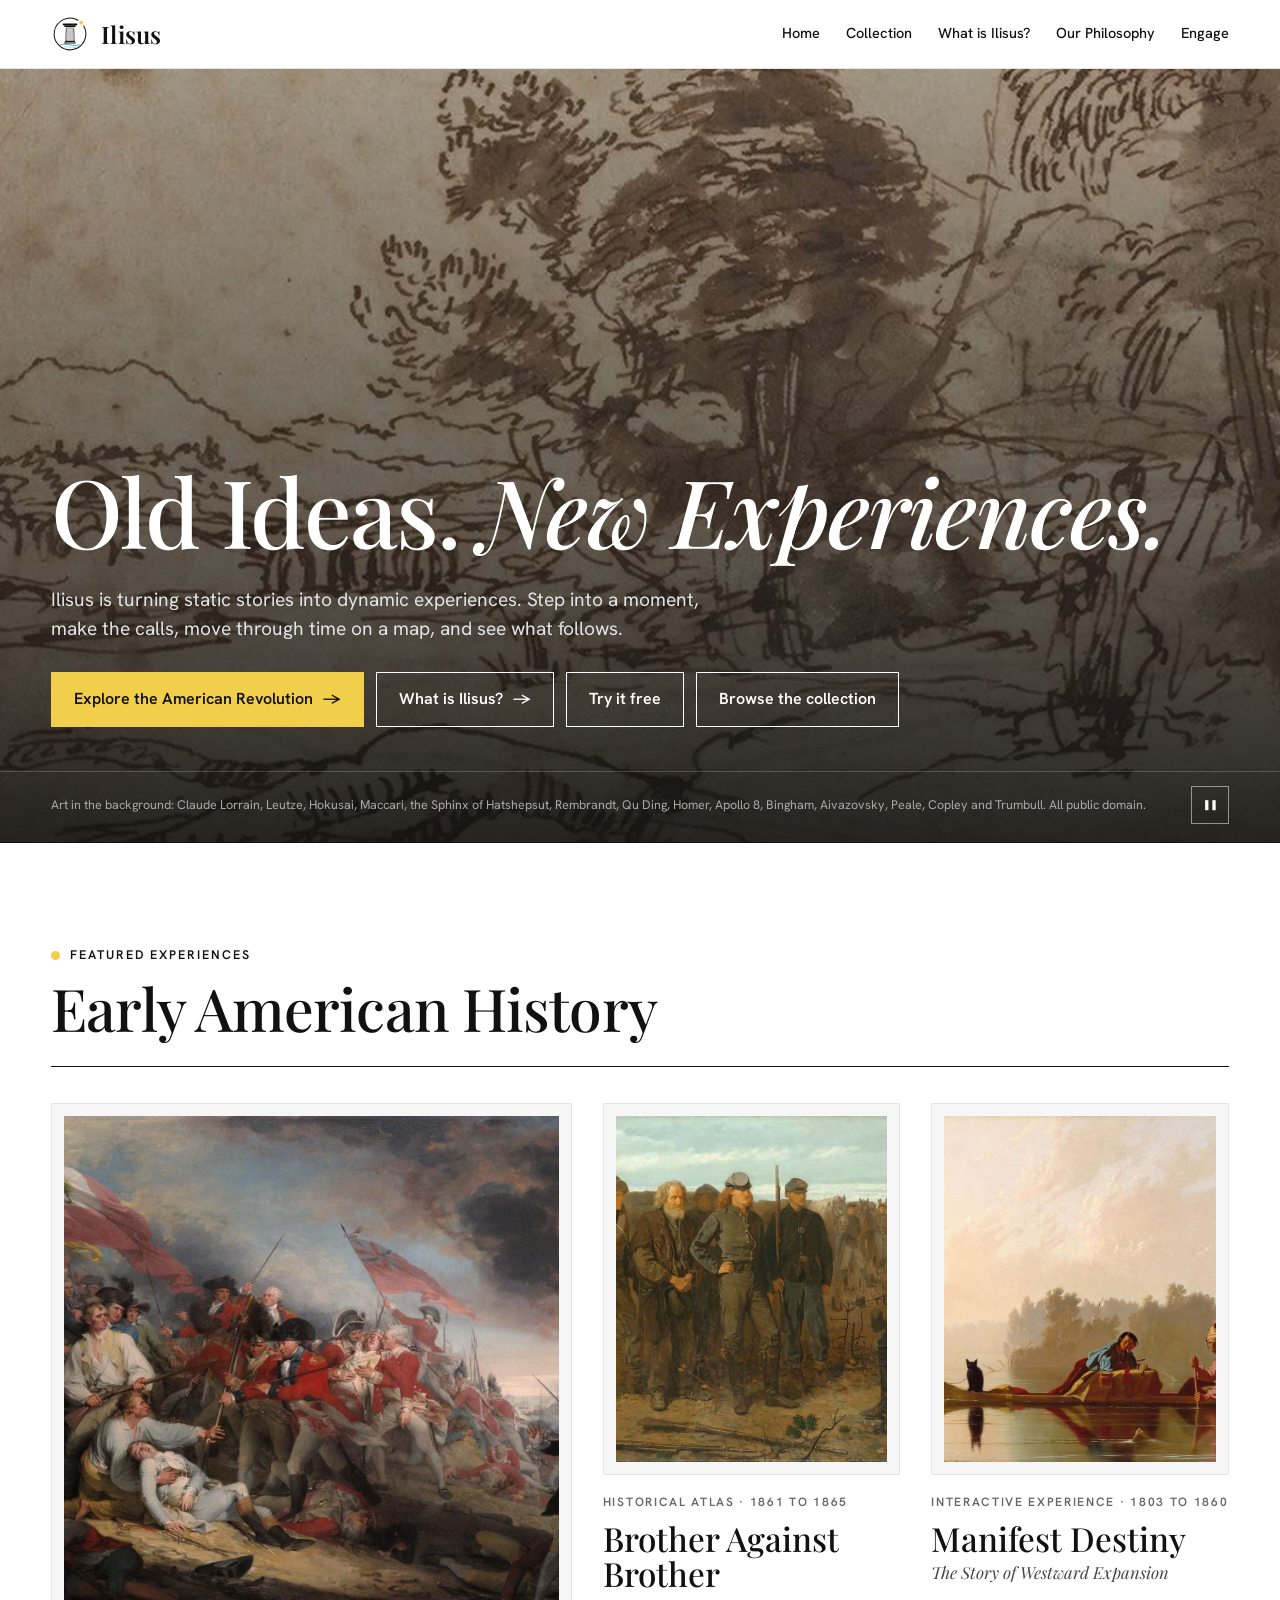
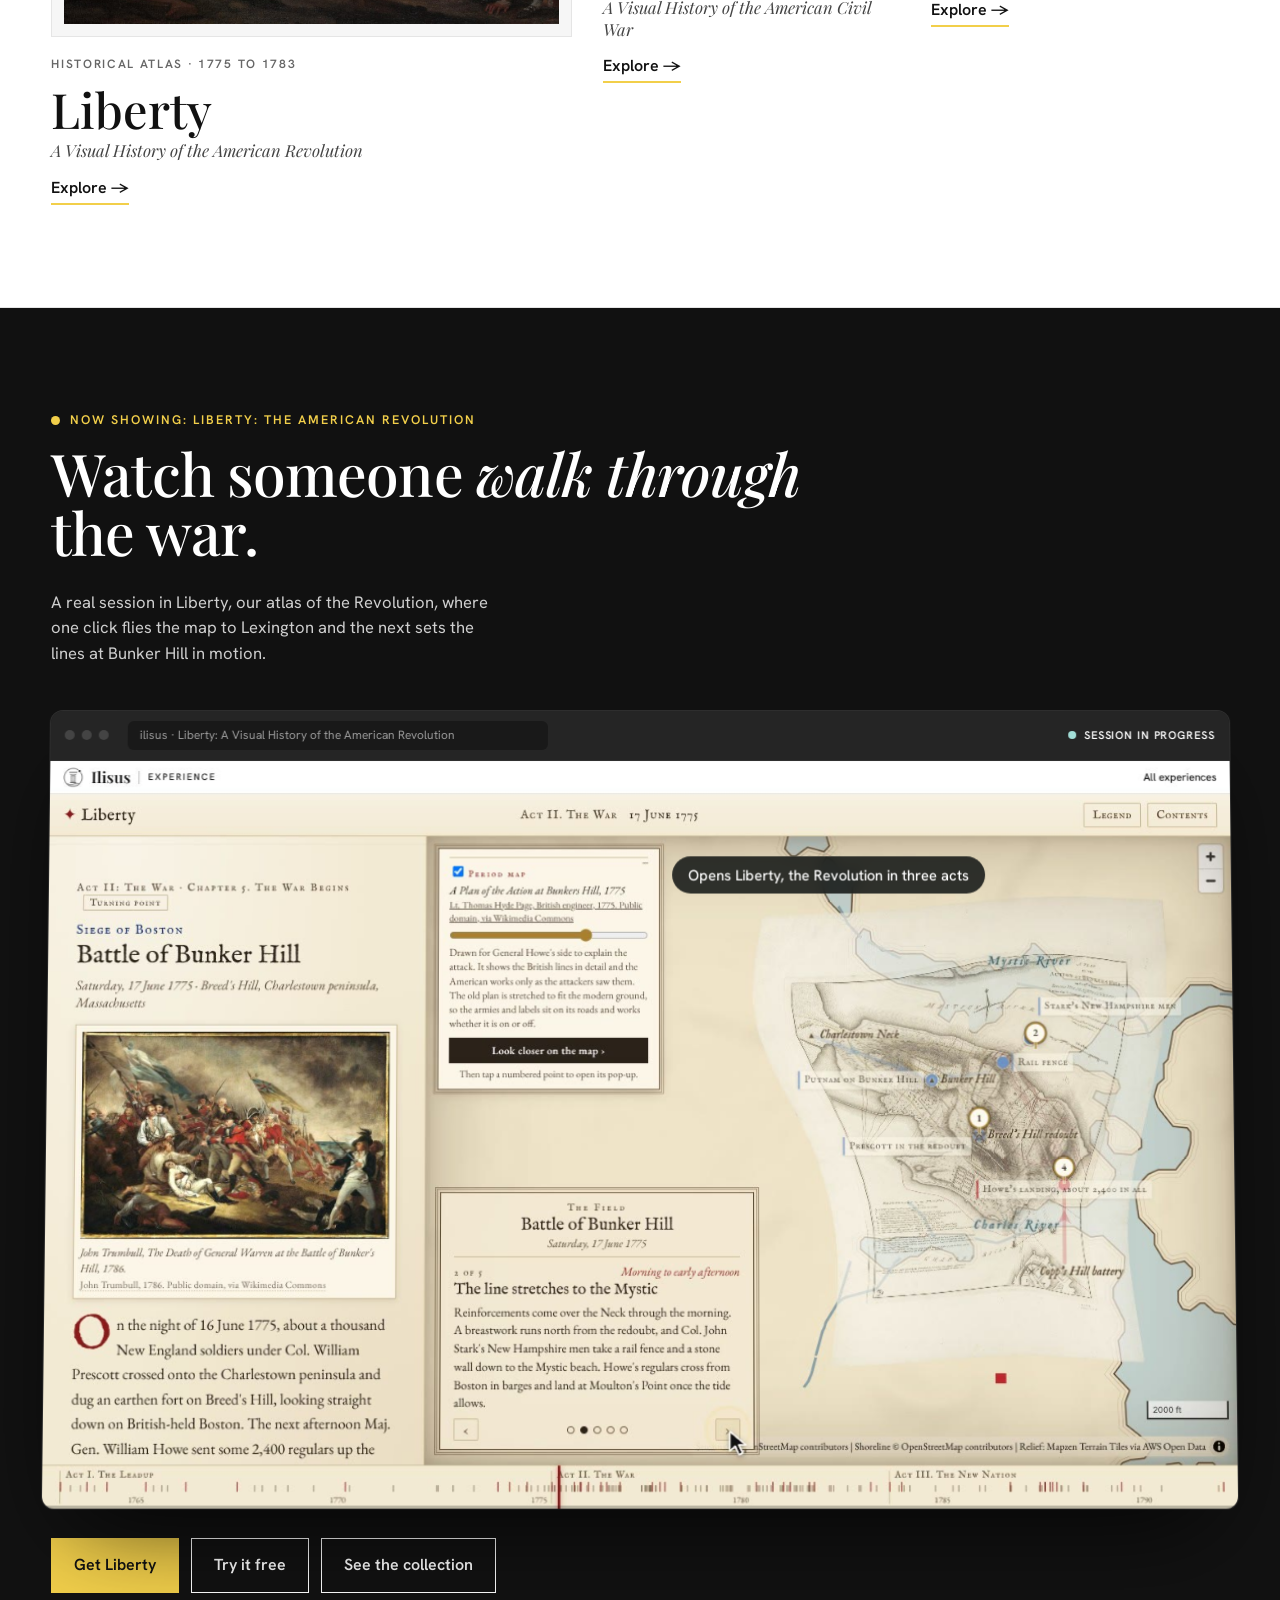
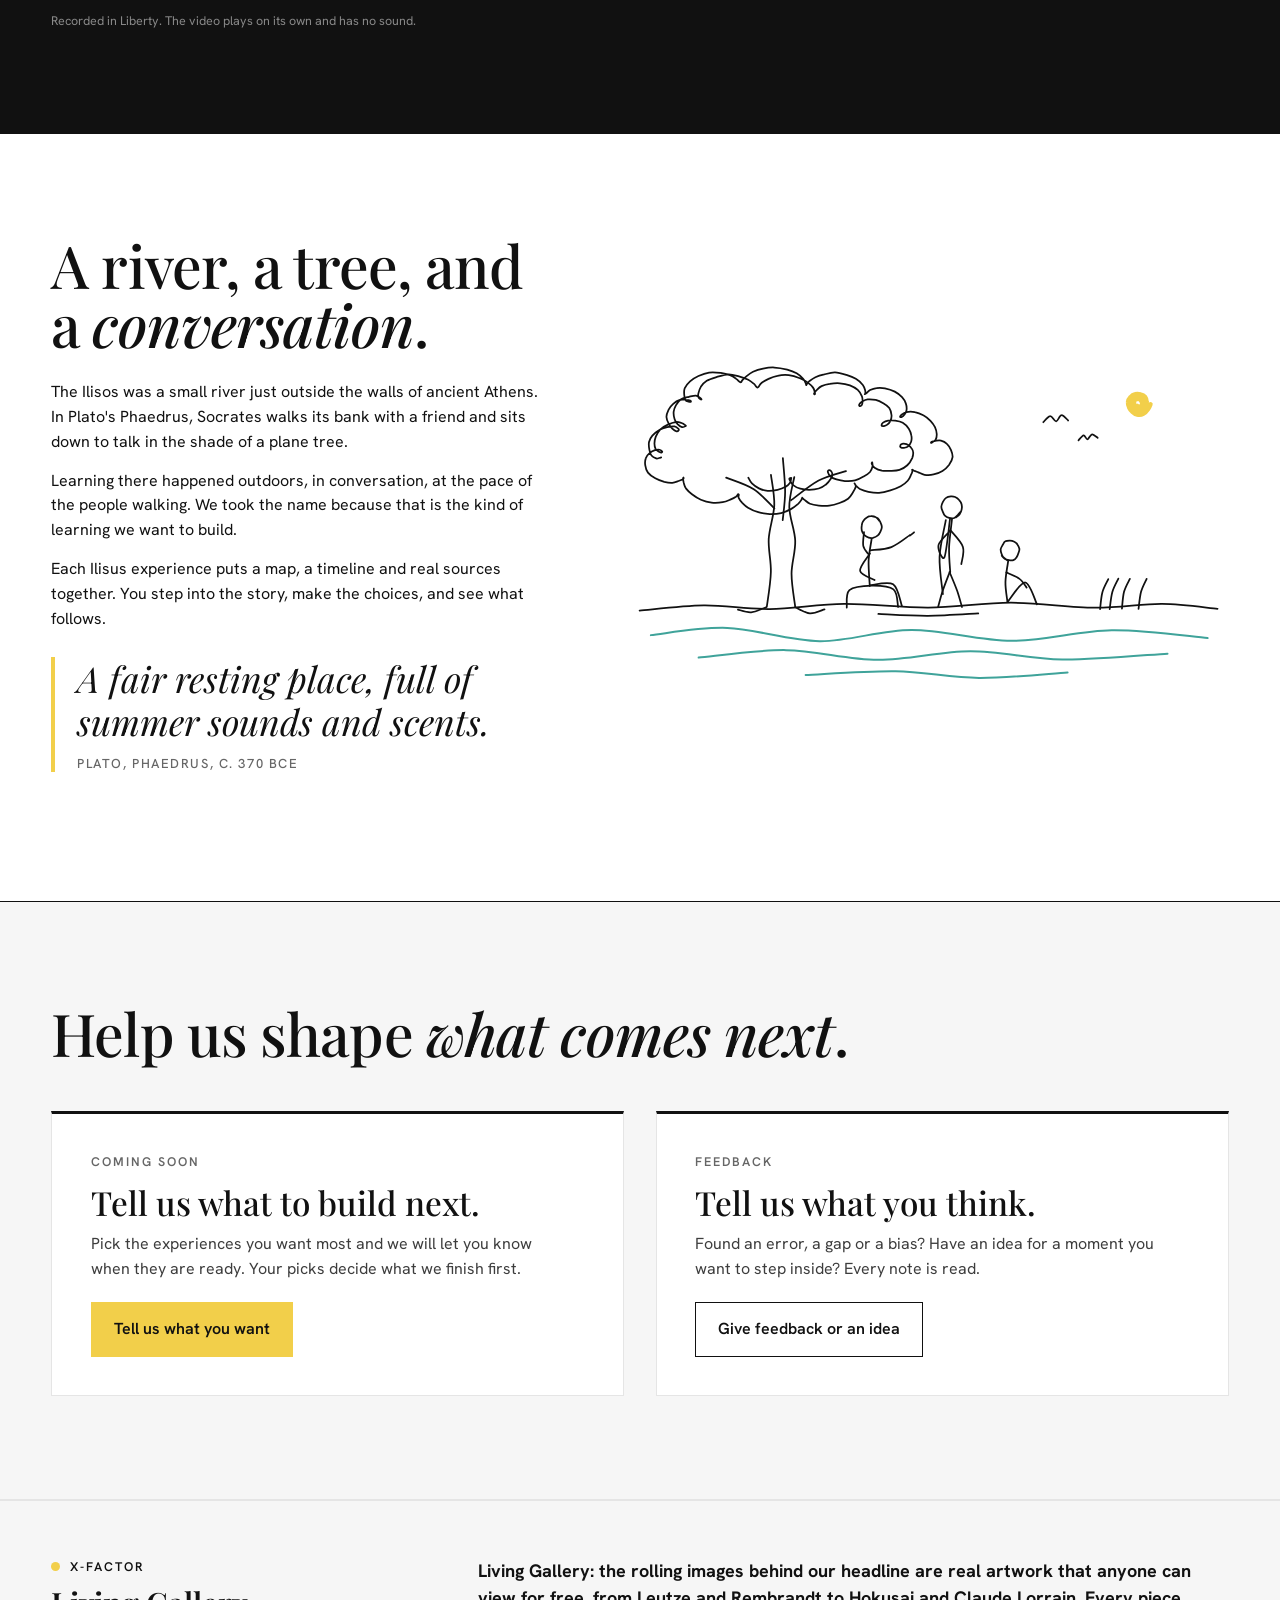
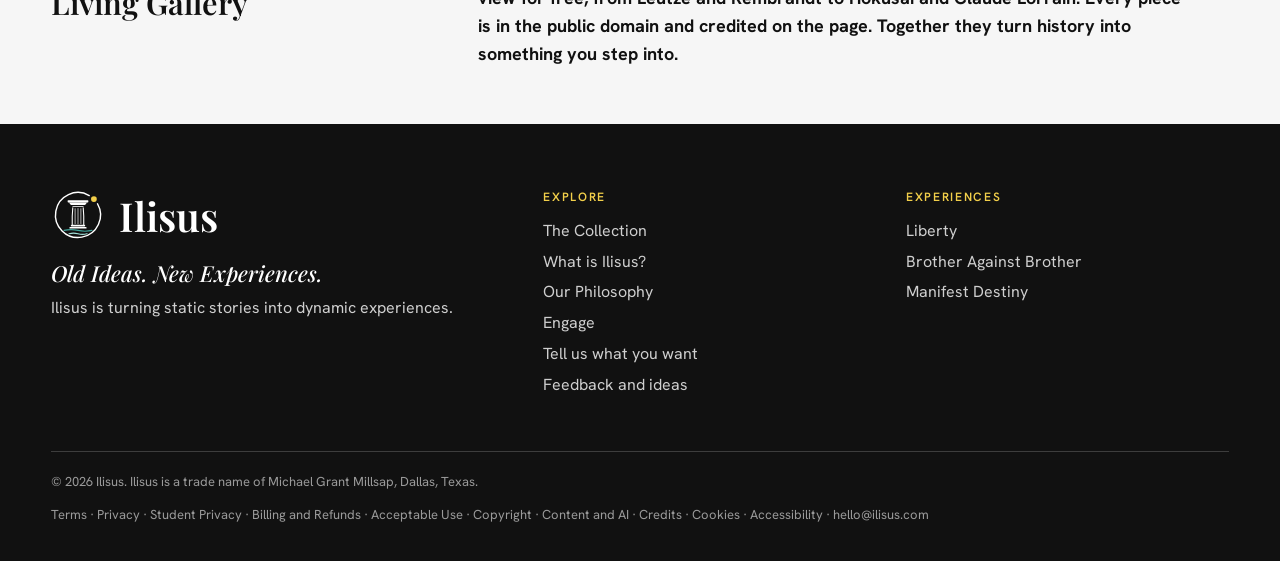
<file: index.html>
<!DOCTYPE html>
<html lang="en"><head>
<script async src="https://www.googletagmanager.com/gtm.js?id=GTM-TNP3S9NT"></script>
<script>window.dataLayer = window.dataLayer || []; function gtag(){dataLayer.push(arguments);} gtag('js', new Date());</script>
<meta charset="utf-8"><meta name="robots" content="noindex, nofollow, noarchive"><meta name="viewport" content="width=device-width,initial-scale=1,viewport-fit=cover">
<title>Ilisus Gallery</title>
<link rel="preconnect" href="https://fonts.googleapis.com"><link rel="preconnect" href="https://fonts.gstatic.com" crossorigin>
<link href="https://fonts.googleapis.com/css2?family=Playfair+Display:ital,wght@0,400;0,500;0,600;0,700;1,400&family=Hanken+Grotesk:wght@400;500;600&display=swap" rel="stylesheet">
<style>
:root{--bg:#fff;--ink:#111111;--mute:#666666;--line:#e5e5e5;--soft:#f6f6f6;--turq:#A3DFD8;--aqua:#D6F3EF;--teal:#3FA39A;--deep:#2C716B;--sun:#F2CF4A;--pad:clamp(16px,4vw,56px)}
*{box-sizing:border-box;margin:0}
html{scroll-behavior:smooth}
body{background:var(--bg);color:var(--ink);font:400 16px/1.55 'Hanken Grotesk',system-ui,sans-serif;-webkit-font-smoothing:antialiased;overflow-x:hidden}
a{color:inherit}button{font:inherit;color:inherit}
.wrap{padding-inline:var(--pad);max-width:1440px;margin-inline:auto}
:focus-visible{outline:2px solid var(--deep);outline-offset:3px}
[hidden]{display:none!important}
.util{background:var(--ink);color:#fff;font-size:12.5px;letter-spacing:.04em}
.util .wrap{display:flex;justify-content:space-between;gap:16px;padding-block:9px}
header.top{position:sticky;top:0;z-index:20;background:rgba(255,255,255,.95);backdrop-filter:blur(8px);border-bottom:1px solid var(--line)}
header .wrap{display:flex;align-items:center;justify-content:space-between;height:68px;gap:20px}
.brand{display:flex;align-items:center;gap:12px;text-decoration:none}
.brand svg{width:38px;height:38px;color:var(--ink)}
.brand b{font:600 24px 'Playfair Display',serif;letter-spacing:.01em}
nav{display:flex;gap:26px;font-size:14.5px;font-weight:500;align-items:center}
nav a{text-decoration:none;padding:6px 0;border-bottom:2px solid transparent}
nav a:hover,nav a.on{border-color:var(--sun)}
.lk2{background:none;border:0;cursor:pointer;font:500 14.5px "Hanken Grotesk";padding:6px 0;border-bottom:2px solid transparent}.lk2:hover{border-color:var(--sun)}
.navbtn{background:var(--ink);color:#fff;border:0;padding:10px 16px;cursor:pointer;font-weight:600;font-size:14px;transition:background .2s,color .2s}
.navbtn:hover{background:var(--sun);color:var(--ink)}
@media(max-width:700px){nav{gap:12px;font-size:13px}.brand b{font-size:20px}.navbtn{padding:9px 11px;font-size:13px}.nav-long{display:none}}

/* intro: the mark forms */
#intro{position:fixed;inset:0;z-index:1000;background:#fff;display:grid;place-items:center;transition:background-color .6s ease,opacity .5s ease}
#intro .ii{display:flex;flex-direction:column;align-items:center;gap:22px}
#intro .im{width:min(220px,46vw);height:auto;overflow:visible;color:var(--ink)}
#intro .i-arc{fill:none;stroke:var(--ink);stroke-width:3.2;stroke-linecap:round;stroke-dasharray:1;stroke-dashoffset:1;animation:idraw 1s cubic-bezier(.6,.05,.3,1) .1s forwards}
#intro .i-w{fill:none;stroke-width:2.6;stroke-linecap:round;stroke-dasharray:1;stroke-dashoffset:1}
#intro .i-w1{stroke:#3FA39A;animation:idraw .9s cubic-bezier(.4,0,.2,1) .45s forwards,iwave 2.6s ease-in-out 1.35s infinite alternate}
#intro .i-w2{stroke:#A3DFD8;animation:idraw .9s cubic-bezier(.4,0,.2,1) .6s forwards,iwave 2.6s ease-in-out 1.5s infinite alternate-reverse}
#intro .i-f{fill:var(--ink);transform-box:fill-box;opacity:0}
#intro .i-pli{transform-origin:50% 100%;animation:irise .45s cubic-bezier(.2,.8,.2,1) .7s forwards}
#intro .i-tor{transform-origin:50% 100%;animation:irise .45s cubic-bezier(.2,.8,.2,1) .82s forwards}
#intro .i-s{fill:none;stroke:var(--ink);stroke-width:2.4;stroke-linecap:round;stroke-dasharray:1;stroke-dashoffset:1;animation:idraw .6s cubic-bezier(.4,0,.2,1) .95s forwards}
#intro .i-fl{fill:none;stroke:var(--ink);stroke-width:1.5;stroke-linecap:round;stroke-dasharray:1;stroke-dashoffset:1}
#intro .i-fl1{animation:idraw .5s ease-out 1.08s forwards}#intro .i-fl2{animation:idraw .5s ease-out 1.14s forwards}#intro .i-fl3{animation:idraw .5s ease-out 1.2s forwards}
#intro .i-neck{fill:none;stroke:var(--ink);stroke-width:1.8;stroke-linecap:round;stroke-dasharray:1;stroke-dashoffset:1;animation:idraw .3s ease-out 1.42s forwards}
#intro .i-ech{transform-origin:50% 0;animation:icap .45s cubic-bezier(.2,.8,.2,1) 1.5s forwards}
#intro .i-aba{transform-origin:50% 100%;animation:idrop .5s cubic-bezier(.3,1.4,.5,1) 1.62s forwards}
#intro .i-sun{fill:#F2CF4A;transform-box:fill-box;transform-origin:50% 50%;transform:scale(0);animation:isun .6s cubic-bezier(.3,1.6,.5,1) 2.0s forwards}
#intro .i-glow{fill:#F2CF4A;opacity:0;transform-box:fill-box;transform-origin:50% 50%;animation:iglow 1.1s ease-out 2.1s forwards}
#intro .iw{text-align:center;opacity:0;transform:translateY(10px);animation:iword .7s ease 2.15s forwards}
#intro .iw b{display:block;font:600 clamp(34px,5vw,52px)/1 'Playfair Display',serif;letter-spacing:.01em;color:var(--ink)}
#intro .iw span{display:block;margin-top:10px;font:500 12px/1 'Hanken Grotesk';letter-spacing:.18em;text-transform:uppercase;color:var(--mute)}
#intro .iskip{position:absolute;right:22px;bottom:20px;background:none;border:0;font:500 13px 'Hanken Grotesk';color:var(--mute);cursor:pointer;padding:8px 10px;opacity:0;animation:iword .4s ease .8s forwards}
#intro .iskip:hover{color:var(--ink)}
#intro.fly{background-color:rgba(255,255,255,0);transition:background-color .7s ease}
#intro.fly .iw,#intro.fly .iskip{opacity:0!important;transition:opacity .3s}
#intro.fly .im{transition:transform .8s cubic-bezier(.7,0,.2,1)}
#intro.gone{opacity:0;pointer-events:none}
body.intro-on{overflow:hidden}body.intro-brand .brand svg{visibility:hidden}
#intro.gone{transition:opacity .45s ease}
@keyframes idraw{to{stroke-dashoffset:0}}
@keyframes iwave{from{transform:translateX(-2.5px)}to{transform:translateX(2.5px)}}
@keyframes irise{from{opacity:0;transform:translateY(6px) scaleX(.6)}to{opacity:1;transform:none}}
@keyframes icap{from{opacity:0;transform:scaleX(.3) scaleY(.4)}to{opacity:1;transform:none}}
@keyframes idrop{from{opacity:0;transform:translateY(-14px)}to{opacity:1;transform:none}}
@keyframes isun{to{transform:scale(1)}}
@keyframes iglow{0%{opacity:.55;transform:scale(1)}100%{opacity:0;transform:scale(3.2)}}
@keyframes iword{to{opacity:1;transform:none}}
@media (prefers-reduced-motion:reduce){#intro{display:none}}
/* hero */
.hero{display:grid;grid-template-columns:1.25fr 1fr;border-bottom:1px solid var(--line)}
.hero .l{padding:clamp(48px,9vw,130px) var(--pad) clamp(40px,7vw,90px)}
.kicker{font-size:12.5px;letter-spacing:.16em;text-transform:uppercase;font-weight:600;color:var(--ink);display:flex;align-items:center;gap:10px;flex-wrap:wrap}
.kicker i{width:9px;height:9px;border-radius:50%;background:var(--sun);display:inline-block}
h1{font:500 clamp(44px,7.4vw,112px)/.98 'Playfair Display',serif;letter-spacing:-.02em;margin:22px 0 28px}
h1 em{font-style:italic;color:var(--ink)}
.lede{font-size:clamp(17px,1.5vw,20px);max-width:34em;color:#2b2b2b}
.hero .r{background:var(--ink);color:#fff;padding:clamp(32px,5vw,64px) var(--pad);display:flex;flex-direction:column;justify-content:space-between;gap:36px}
.hero .r .on{font-size:12.5px;letter-spacing:.16em;text-transform:uppercase;color:var(--sun);font-weight:600}
.hero .r h2{font:500 clamp(28px,3.2vw,46px)/1.08 'Playfair Display',serif;margin:14px 0 6px}
.hero .r .sub{font:italic 400 clamp(18px,1.8vw,24px) 'Playfair Display',serif;color:#dadada;margin-bottom:14px}
.hero .r p{color:#cfcfcf;max-width:30em}
.meta{display:grid;grid-template-columns:1fr 1fr;gap:18px 24px;border-top:1px solid #3d3d3d;padding-top:20px;font-size:14px}
.meta dt{color:#9a9a9a;font-size:12px;letter-spacing:.1em;text-transform:uppercase}
.meta dd{margin:2px 0 0}
.btns{display:flex;gap:12px;flex-wrap:wrap;align-items:center}
.btn{display:inline-flex;align-items:center;gap:10px;background:var(--sun);color:var(--ink);text-decoration:none;font-weight:600;padding:14px 22px;width:fit-content;border:1px solid var(--sun);cursor:pointer;transition:background .2s,transform .2s,color .2s}
.btn:hover{background:#fff;border-color:#fff;transform:translateX(4px)}
.btn.line{background:transparent;color:inherit;border-color:currentColor}
.btn.line:hover{background:var(--ink);color:#fff;border-color:var(--ink);transform:none}
.hero .r .btn.line:hover{background:#fff;color:var(--ink)}
.btn.off{background:var(--soft);color:var(--mute);pointer-events:none;border-color:var(--line)}
@media(max-width:860px){.hero{grid-template-columns:1fr}}
section{padding-block:clamp(56px,8vw,110px)}
.shead{display:flex;justify-content:space-between;align-items:end;gap:24px;flex-wrap:wrap;margin-bottom:28px}
h3.s{font:500 clamp(34px,4.6vw,64px)/1 'Playfair Display',serif;letter-spacing:-.015em}
.count{font-size:14px;color:var(--mute)}
.tools{display:flex;gap:12px;flex-wrap:wrap;align-items:center;padding-block:16px;border-block:1px solid var(--ink)}
.search{flex:1 1 220px;display:flex;align-items:center;gap:10px;border:1px solid var(--line);padding:0 14px;height:44px;background:#fff}
.search:focus-within{border-color:var(--ink)}
.search input{border:0;outline:0;flex:1;font:inherit;background:none;min-width:0}
.chips{display:flex;gap:8px;flex-wrap:wrap}
.chip{font:500 13.5px 'Hanken Grotesk';border:1px solid var(--line);background:#fff;padding:9px 16px;cursor:pointer;border-radius:999px;transition:all .2s}
.chip:hover{border-color:var(--ink)}
.chip[aria-pressed=true]{background:var(--ink);color:#fff;border-color:var(--ink)}
.list{list-style:none;padding:0}
.work{display:grid;grid-template-columns:220px minmax(0,1.5fr) minmax(0,1.3fr) 130px 100px 24px;gap:26px;align-items:center;padding:26px 0;border-bottom:1px solid var(--line);text-decoration:none;transition:padding .35s cubic-bezier(.2,.7,.2,1),background .3s}
a.work:hover{background:var(--soft);padding-inline:18px}
.work .n{font:400 15px 'Playfair Display',serif;color:var(--mute)}
.mat{background:#f4f4f4;padding:clamp(10px,1.4vw,20px);border:1px solid var(--line)}
.mat.sm{padding:8px;width:100%}
.mat.sm .th{display:block;width:100%;aspect-ratio:4/3;object-fit:cover}
.mat.ph{display:flex;align-items:center;justify-content:center;aspect-ratio:4/3;color:#c8c8c8}
.mat.ph svg{width:54px;height:54px}
.work .n{align-self:start;padding-top:6px}
.tm{display:block;font:500 clamp(26px,3vw,40px)/1.05 'Playfair Display',serif}
.ts{display:block;font:italic 400 clamp(16px,1.5vw,20px)/1.3 'Playfair Display',serif;color:var(--mute);margin-top:8px}
.pill{display:inline-block;margin-top:12px;font-size:11px;font-weight:600;letter-spacing:.12em;text-transform:uppercase;border:1px solid var(--ink);padding:4px 9px;font-family:'Hanken Grotesk'}
.pill.rpg{background:var(--sun);border-color:var(--sun)}
.work p{color:#3d3d3d;font-size:15.5px}
.work .who{font-size:14px;color:var(--mute)}
.work .when{font:italic 400 16px 'Playfair Display',serif}
.price{display:block;font:500 12.5px/1.3 'Hanken Grotesk';font-style:normal;letter-spacing:.02em;margin-top:6px;color:var(--ink)}.price b{font:600 15px 'Hanken Grotesk'}.price.un{color:var(--mute)}.work .price b{display:block}.slide .price{display:inline-block;margin:0}
.tag{font-size:12px;font-weight:600;letter-spacing:.1em;text-transform:uppercase;display:inline-flex;align-items:center;gap:8px}
.tag::before{content:"";width:8px;height:8px;border-radius:50%;background:var(--teal)}
.tag.soon::before{background:transparent;border:1.5px solid var(--mute)}
.tag.soon{color:var(--mute)}
.arr{justify-self:end;transition:transform .3s}
a.work:hover .arr{transform:translateX(5px)}
.empty{padding:40px 0;color:var(--mute);display:none}
@media(max-width:1100px){.work{grid-template-columns:200px minmax(0,1fr) minmax(0,1fr);gap:18px 22px}.work .n,.work .who,.work .arr{display:none}.work .when{grid-column:2}}
@media(max-width:700px){.work{grid-template-columns:1fr;gap:10px}.mat.sm{max-width:420px}.work .when{grid-column:auto}}
/* ask band */
.ask{background:var(--soft);border-block:1px solid var(--line);padding-block:clamp(40px,5vw,64px)}
.ask .wrap{display:flex;justify-content:space-between;align-items:center;gap:24px;flex-wrap:wrap}
.ask h3{font:500 clamp(26px,3.2vw,42px)/1.1 'Playfair Display',serif;max-width:18em}
/* name */
.name{border-bottom:1px solid var(--ink)}
.name .g{display:grid;grid-template-columns:1fr 1.2fr;gap:clamp(28px,6vw,100px);align-items:start}
.greek{font:500 clamp(64px,11vw,170px)/1 'Playfair Display',serif;letter-spacing:-.02em}
.greek small{display:block;font:italic 400 clamp(18px,2vw,26px) 'Playfair Display';letter-spacing:0;margin-top:14px;color:var(--mute)}
blockquote{font:italic 400 clamp(24px,2.8vw,38px)/1.2 'Playfair Display',serif;border-left:4px solid var(--sun);padding-left:22px;margin:0 0 26px}
blockquote cite{display:block;font:500 13px 'Hanken Grotesk';font-style:normal;letter-spacing:.12em;text-transform:uppercase;margin-top:12px;color:var(--mute)}
.name p{max-width:34em;margin-bottom:14px}
.more{display:inline-block;margin-top:8px;font-weight:600;text-decoration:none;border-bottom:2px solid var(--sun);padding-bottom:2px}
@media(max-width:860px){.name .g{grid-template-columns:1fr}}
/* detail */
.crumb{font-size:13.5px;color:var(--mute);padding-top:28px}
.crumb a{text-decoration:none;border-bottom:1px solid var(--line)}.crumb a:hover{border-color:var(--ink)}
.dhead{display:grid;grid-template-columns:1.5fr 1fr;gap:clamp(28px,6vw,100px);padding-block:clamp(28px,5vw,64px) clamp(40px,6vw,80px);border-bottom:1px solid var(--ink);align-items:end}
.dhead h1{margin:18px 0 10px;font-size:clamp(40px,6.4vw,96px)}
.dhead .dsub{font:italic 400 clamp(22px,2.6vw,36px)/1.2 'Playfair Display',serif;color:var(--mute);margin-bottom:22px}
.dhead .meta{border-top:1px solid var(--line);color:var(--ink)}
.dhead .meta dt{color:var(--mute)}
.dhead .btns{margin-top:24px}
.dhead.split{grid-template-columns:minmax(0,1.05fr) minmax(0,.95fr);align-items:center;gap:clamp(28px,5vw,84px)}
.dhead.split h1{font-size:clamp(36px,4.8vw,72px)}
.dhead.split .meta{margin-top:30px}
.plate{margin:0}.plate .mat img{display:block;width:100%;height:auto}
.plate.tall .mat{display:flex;justify-content:center}.plate.tall .mat img{width:auto;max-width:100%;max-height:66vh}
.plate figcaption{font-size:12.5px;color:var(--mute);padding-top:12px;line-height:1.45}
@media(max-width:860px){.dhead.split{grid-template-columns:1fr}}
.cover{margin:0;padding-block:clamp(28px,4vw,56px) 0}
.cover img{display:block;width:100%;aspect-ratio:3/2;max-height:78vh;object-fit:cover}
.cover.tall img{aspect-ratio:auto;width:auto;max-width:100%;max-height:80vh;object-fit:contain}
.cover.art img{max-height:70vh}
.cover figcaption{font-size:13px;color:var(--mute);padding-top:10px}
.dbody{display:grid;grid-template-columns:1fr 2fr;gap:clamp(28px,6vw,100px);padding-block:clamp(40px,6vw,80px)}
.dbody h3.s{font-size:clamp(28px,3vw,42px)}
.dbody .about p{font-size:clamp(17px,1.5vw,20px);max-width:36em;margin-bottom:16px}
.cnote{border-left:3px solid var(--ink);padding:4px 0 4px clamp(18px,2.4vw,30px);max-width:36em}.cnote q{display:block;quotes:none;font:italic 400 clamp(19px,1.8vw,24px)/1.5 'Playfair Display',serif}.cnote q+q{margin-top:14px}.cnote .by{display:block;margin-top:18px;font:600 12px/1 var(--sans,system-ui);letter-spacing:.14em;text-transform:uppercase}.cnote .by i{font-style:normal;opacity:.6;font-weight:500;letter-spacing:.06em;text-transform:none;margin-left:8px}.cnote.pend q{opacity:.55;font-size:clamp(16px,1.4vw,19px)}
.rl{list-style:none;padding:0;border-top:1px solid var(--ink)}
.rl li{display:grid;grid-template-columns:1fr;gap:14px;padding:20px 0;border-bottom:1px solid var(--line)}
.rl .n{font:400 15px 'Playfair Display',serif;color:var(--mute);padding-top:4px}
.rl b{font:500 clamp(20px,2vw,26px)/1.2 'Playfair Display',serif;display:block}
.rl span{font-size:14.5px;color:var(--mute)}
.rl p{font-size:15.5px;color:#3d3d3d;margin-top:4px;max-width:40em}
.rel{background:var(--soft);border-top:1px solid var(--line);padding-block:clamp(48px,6vw,80px)}
.relg{display:grid;grid-template-columns:repeat(auto-fill,minmax(300px,1fr));gap:20px;margin-top:24px}
.relc{display:block;text-decoration:none;background:#fff;border:1px solid var(--line);border-top:3px solid var(--sun);padding:24px;transition:transform .3s,border-color .3s}
.relc:hover{transform:translateY(-4px);border-color:var(--ink);border-top-color:var(--sun)}
.relc .n{font:400 14px 'Playfair Display',serif;color:var(--mute)}
.relc h4{font:500 26px/1.1 'Playfair Display',serif;margin:6px 0 4px}
.relc .ts{margin:0 0 10px;font-size:16px}
.relc p{font-size:15px;color:#3d3d3d}
.relc .tag{margin-top:14px}
@media(max-width:860px){.dhead,.dbody{grid-template-columns:1fr}}
/* views */
#detail,#about{display:none}
body.is-detail #detail,body.is-about #about{display:block}
body.is-detail #home,body.is-about #home,body.is-ai #home{display:none}

/* home sections */
.dprice{font-size:15px;color:#333;align-self:center}.dprice b{font:600 20px 'Playfair Display',serif}
.fprice{display:block;margin-top:12px;font-size:14px;color:#333}.fprice b{font:600 18px 'Playfair Display',serif;color:var(--ink)}
.mtrio .go{display:inline-block;margin-top:10px;font-weight:600;border-bottom:2px solid var(--sun);padding-bottom:2px}
.mtrio p{font-size:15px}

/* more experiences */
.cmore{border-top:1px solid var(--line)}
#mlist{border-top:1px solid var(--ink)}
.mb{padding-block:clamp(28px,4vw,56px);border-bottom:1px solid var(--line)}
.mb a,a.mb{text-decoration:none;color:inherit;display:block}
.mimg{overflow:hidden;background:var(--soft);border:1px solid var(--line);padding:clamp(6px,.8vw,10px)}
.mimg img{width:100%;height:100%;object-fit:cover;display:block;transition:transform 1.2s cubic-bezier(.2,.7,.2,1)}
.mb a:hover img{transform:scale(1.035)}
.mb .tm{display:block;font:500 clamp(24px,2.2vw,32px)/1.08 'Playfair Display',serif;margin-top:8px}
.mb .ts{display:block;font:italic 400 clamp(16px,1.3vw,19px)/1.3 'Playfair Display',serif;color:#444;margin-top:4px}
.mb p{color:#3d3d3d;margin-top:10px;font-size:15.5px;max-width:34em}
.mb .k2{margin-top:14px}
.mwide{display:grid!important;grid-template-columns:minmax(0,1.5fr) minmax(0,1fr);gap:clamp(24px,4vw,64px);align-items:center}
.mwide.rev .mimg{order:2}
.mwide .mimg{aspect-ratio:16/10}
.mwide .tm{font-size:clamp(36px,4.4vw,64px);line-height:1}
.mwide .ts{font-size:clamp(19px,1.8vw,26px)}
.mwide p{font-size:clamp(16px,1.3vw,18px)}
.mwide .go{display:inline-block;margin-top:16px;font-weight:600;border-bottom:2px solid var(--sun);padding-bottom:2px}
.mtrio{display:grid;grid-template-columns:repeat(3,minmax(0,1fr));gap:clamp(18px,2.4vw,32px)}.mtrio:has(> :nth-child(2):last-child){grid-template-columns:repeat(2,minmax(0,1fr))}
.mtrio .mimg{aspect-ratio:3/4}
.mpair{display:grid;grid-template-columns:repeat(2,minmax(0,1fr));gap:clamp(20px,3vw,44px)}
.mpair .mimg{aspect-ratio:4/3}
.mpair .tm{font-size:clamp(28px,2.8vw,40px)}
.mtext{padding-block:clamp(10px,2vw,20px)}
.mtext a{display:grid!important;grid-template-columns:96px minmax(0,1fr) 30px;gap:clamp(16px,2.5vw,36px);align-items:center;padding-block:clamp(18px,2.4vw,30px)}
.mtext a+a{border-top:1px solid var(--line)}
.mdot{width:96px;height:96px;border-radius:50%;overflow:hidden;border:1px solid var(--line)}
.mdot img{width:100%;height:100%;object-fit:cover;display:block}
.mtext .k2{margin-top:0}
.mtext .tm{font-size:clamp(30px,3.4vw,48px);margin-top:4px}
.mtext .arr{font-size:22px;transition:transform .3s}.mtext a:hover .arr{transform:translateX(6px)}
@media(max-width:860px){.mwide{grid-template-columns:1fr}.mwide.rev .mimg{order:0}.mtrio{grid-template-columns:1fr 1fr}.mtrio a:last-child{grid-column:1/-1}.mtrio a:last-child .mimg{aspect-ratio:16/10}}
@media(max-width:560px){.mpair{grid-template-columns:1fr}.mtext a{grid-template-columns:64px minmax(0,1fr)}.mtext .arr{display:none}.mdot{width:64px;height:64px}}

/* philosophy page */
.phd{padding-block:clamp(48px,8vw,110px) clamp(32px,5vw,64px);border-bottom:1px solid var(--ink)}
.phd h1{max-width:13em;margin:0}
.psec{padding-block:clamp(48px,7vw,100px);border-bottom:1px solid var(--line)}
.psec.alt{background:var(--soft)}
.pg2{display:grid;grid-template-columns:minmax(0,1fr) minmax(0,1.15fr);gap:clamp(28px,5.5vw,90px);align-items:start}
.pg2.rev .pfig{order:2}
.pfig{margin:0;position:sticky;top:96px}
.pfig img{width:100%;display:block;background:#fff;padding:clamp(8px,1vw,12px);border:1px solid var(--line)}
.pfig figcaption{font-size:13px;color:var(--mute);margin-top:10px;max-width:36em}
.ph{font:500 clamp(34px,4.4vw,60px)/1.02 'Playfair Display',serif;letter-spacing:-.015em;margin:14px 0 22px}
.ptx p{font-size:clamp(17px,1.4vw,19px);max-width:34em;margin-bottom:16px;color:#222}
.pstrong{font:italic 500 clamp(20px,1.9vw,26px)/1.3 'Playfair Display',serif!important;border-left:4px solid var(--sun);padding-left:20px;margin-top:22px}
.pmini{font-size:12.5px;letter-spacing:.16em;text-transform:uppercase;font-weight:600;margin:30px 0 6px;color:var(--mute)}
.fw{list-style:none;padding:0;border-top:1px solid var(--line);max-width:36em}
.fw li{padding:13px 0;border-bottom:1px solid var(--line);font-size:16px;color:#333}
.fw b{font-weight:600;color:var(--ink)}
.stmt{background:var(--ink);color:#fff;padding:clamp(22px,3vw,34px);margin-top:26px;max-width:38em}
.stmt .kicker{color:var(--sun)}
.stmt p{color:#eee!important;margin:12px 0 0!important;font-size:clamp(17px,1.4vw,19px)}
.stmt .cite{color:#bbb}
@media(max-width:860px){.pg2{grid-template-columns:1fr}.pg2.rev .pfig{order:0}.pfig{position:static}}
/* collection page */
.chero{padding-block:clamp(48px,7vw,96px) clamp(20px,3vw,36px)}
.ch1{margin:18px 0 18px}
.cfeat{padding-top:clamp(16px,2vw,24px)}
.fg{display:grid;grid-template-columns:repeat(3,minmax(0,1fr));gap:clamp(18px,2.4vw,32px);border-top:1px solid var(--ink);padding-top:clamp(22px,3vw,36px)}
.fc{display:flex;flex-direction:column;text-decoration:none;color:inherit}
.fg.one{grid-template-columns:1fr}.fg.one .fc{display:grid;grid-template-columns:minmax(0,1.5fr) minmax(0,1fr);gap:clamp(22px,3.5vw,56px);align-items:center}.fg.one .fimg{aspect-ratio:16/10}.fg.one .tm{font-size:clamp(34px,4vw,54px)}
@media (max-width:820px){.fg.one .fc{grid-template-columns:1fr}}

.fimg{aspect-ratio:4/5;overflow:hidden;background:var(--soft);border:1px solid var(--line);padding:clamp(8px,1vw,12px)}
.fimg img,.cimg img{width:100%;height:100%;object-fit:cover;display:block;transition:transform 1.2s cubic-bezier(.2,.7,.2,1)}
.fimg.ph,.cimg.ph{display:grid;place-items:center}.fimg.ph svg,.cimg.ph svg{width:64px;height:64px;color:#bbb}
.fc:hover img,.cc:hover img{transform:scale(1.035)}
.fb{padding-top:18px}
.k2{font-size:12px;letter-spacing:.14em;text-transform:uppercase;color:var(--mute);font-weight:600}
.fc .tm{display:block;font:500 clamp(28px,2.6vw,38px)/1.05 'Playfair Display',serif;margin-top:10px}
.fc .ts,.cc .ts{display:block;font:italic 400 clamp(16px,1.3vw,19px)/1.3 'Playfair Display',serif;color:#444;margin-top:6px}
.fc p{color:#3d3d3d;margin-top:12px;font-size:15.5px}
.fc .go{display:inline-block;margin-top:14px;font-weight:600;border-bottom:2px solid var(--sun);padding-bottom:2px;width:fit-content}
.cols{border-top:1px solid var(--line)}
.cnav{display:flex;flex-wrap:wrap;gap:8px;padding-block:16px;border-block:1px solid var(--ink);margin-bottom:clamp(8px,1.5vw,16px)}
.cnav a{font:500 13.5px 'Hanken Grotesk';border:1px solid var(--line);padding:9px 16px;border-radius:999px;text-decoration:none;color:var(--ink);transition:all .2s}
.cnav a:hover{background:var(--ink);color:#fff;border-color:var(--ink)}
.crow{padding-block:clamp(28px,4vw,52px);border-bottom:1px solid var(--line);scroll-margin-top:90px}
.crow:last-child{border-bottom:0}
.chd{display:grid;grid-template-columns:minmax(0,1fr) minmax(0,1.4fr) auto;gap:12px 28px;align-items:baseline;margin-bottom:clamp(18px,2.4vw,28px)}
.chd h4{font:500 clamp(26px,2.8vw,40px)/1.05 'Playfair Display',serif}
.chd p{color:#3d3d3d;max-width:34em}
.cg{display:grid;grid-template-columns:repeat(auto-fill,minmax(220px,1fr));gap:clamp(16px,2vw,26px)}
.cc{display:block;text-decoration:none;color:inherit}
.cimg{aspect-ratio:4/3;overflow:hidden;background:var(--soft);border:1px solid var(--line);margin-bottom:12px}
.cc .tm{display:block;font:500 22px/1.15 'Playfair Display',serif;margin-top:6px}
.cc:hover .tm{text-decoration:underline;text-decoration-color:var(--sun);text-underline-offset:4px}
.call{border-top:1px solid var(--line)}
.stg{font-size:11.5px;letter-spacing:.14em;padding:5px 10px;border:1px solid var(--ink);margin-right:4px}
.stg.released{background:var(--sun);border-color:var(--sun)}
.stg.pilot{background:var(--ink);color:#fff}
.stnote{margin-top:14px;font-size:14px;color:var(--mute);max-width:30em}
@media(max-width:900px){.fg{grid-template-columns:1fr}.fimg{aspect-ratio:16/10}.chd{grid-template-columns:1fr}}
@media(max-width:600px){.cg{grid-template-columns:1fr 1fr;gap:18px 12px}.cc .tm{font-size:18px}.cc .ts{font-size:14px}.k2{font-size:10.5px;letter-spacing:.1em}}

/* hero: background reel */
.hero2{position:relative;min-height:min(86vh,860px);display:flex;flex-direction:column;justify-content:flex-end;background:#111;color:#fff;overflow:hidden;border-bottom:1px solid var(--ink)}
.hero2>.wrap{width:100%}
.mbr{display:none}@media(max-width:700px){.mbr{display:inline}}
.hbg{position:absolute;inset:0;width:100%;height:100%;object-fit:cover}
.hshade{position:absolute;inset:0;background:linear-gradient(to top,rgba(10,10,10,.86) 0%,rgba(10,10,10,.55) 45%,rgba(10,10,10,.28) 100%)}
.hin{position:relative;padding-top:clamp(120px,18vh,220px);padding-bottom:clamp(24px,4vw,44px)}
.hero2 h1{color:#fff;margin-top:0}.hero2 h1 em{color:#fff}
.hero2 .lede{color:#e4e4e4}
.hero2 .btn.line{color:#fff}.hero2 .btn.line:hover{background:#fff;color:var(--ink);border-color:#fff}
.hfoot{position:relative;display:flex;justify-content:space-between;align-items:center;gap:16px;padding-block:14px 18px;border-top:1px solid rgba(255,255,255,.18);font-size:12.5px;color:#a9a9a9}
.hpause{flex:0 0 auto;width:38px;height:38px;border:1px solid rgba(255,255,255,.5);background:transparent;color:#fff;cursor:pointer;font-size:10px;letter-spacing:-.1em}
.hpause:hover{background:#fff;color:var(--ink)}
@media(max-width:600px){.hfoot span{display:none}.hfoot{justify-content:flex-end}}
/* explained */
.exp .g{align-items:center}
.exp h3.s em{font-style:italic}
.sc{margin:0}
.scrib{width:100%;height:auto;display:block}
.scrib path{fill:none;stroke-linecap:round;stroke-linejoin:round;stroke-dasharray:1;stroke-dashoffset:1}
.scrib .k{stroke:var(--ink);stroke-width:2.1}
.scrib .w{stroke:var(--teal);stroke-width:2.4}
.scrib .s{stroke:var(--sun);stroke-width:5}
.sc.in .scrib path{animation:idraw .9s cubic-bezier(.4,0,.2,1) forwards;animation-delay:calc(var(--i) * 55ms)}
@media (prefers-reduced-motion:reduce){.scrib path{stroke-dashoffset:0;animation:none!important}}
/* philosophy */
.phil{border-bottom:1px solid var(--line)}
.pg{display:grid;grid-template-columns:repeat(2,minmax(0,1fr));border-top:1px solid var(--ink);margin-top:clamp(28px,4vw,48px)}
.pc{padding:clamp(22px,3vw,36px) clamp(0px,2vw,28px) clamp(22px,3vw,36px) 0;border-bottom:1px solid var(--line)}
.pc:nth-child(odd){border-right:1px solid var(--line)}.pc:nth-child(even){padding-left:clamp(18px,3vw,40px)}
.pc b{display:block;font:500 clamp(23px,2.3vw,31px)/1.15 'Playfair Display',serif;margin-bottom:10px}
.pc p{color:#3d3d3d;max-width:32em}
@media(max-width:760px){.pg{grid-template-columns:1fr}.pc:nth-child(odd){border-right:0}.pc:nth-child(even){padding-left:0}}
/* engage */
.eng{background:var(--soft);border-bottom:1px solid var(--line)}
.eg{display:grid;grid-template-columns:repeat(2,minmax(0,1fr));gap:clamp(16px,2.5vw,32px);margin-top:clamp(28px,4vw,48px)}
.ec{background:#fff;border:1px solid var(--line);border-top:3px solid var(--ink);padding:clamp(24px,3vw,40px);display:flex;flex-direction:column;gap:12px;align-items:flex-start}
.ec .et{font-size:12.5px;letter-spacing:.16em;text-transform:uppercase;font-weight:600;color:var(--mute)}
.ec b{font:500 clamp(26px,2.6vw,36px)/1.1 'Playfair Display',serif}
.ec p{color:#3d3d3d;max-width:30em;margin-bottom:8px}
.ec .btn.line:hover{background:var(--ink);color:#fff}
@media(max-width:760px){.eg{grid-template-columns:1fr}}
/* old how */
.hero .r.how{justify-content:center}
.how ol{list-style:none;padding:0;margin-top:20px}
.how li{display:grid;grid-template-columns:46px 1fr;gap:10px;padding:20px 0;border-top:1px solid #3d3d3d}
.how li:last-child{border-bottom:1px solid #3d3d3d}
.how li>span{font:400 15px 'Playfair Display',serif;color:var(--sun);padding-top:4px}
.how b{display:block;font:500 clamp(21px,2vw,27px)/1.15 'Playfair Display',serif;color:#fff}
.how li p{color:#cfcfcf;margin-top:4px;font-size:15px}
/* views */
#coll{display:none}
body.is-coll #coll{display:block}
body.is-coll #home{display:none}
/* carousel */
.feat{border-bottom:1px solid var(--line)}
.cctl{display:flex;gap:8px}
.cbtn{width:48px;height:48px;border:1px solid var(--ink);background:#fff;cursor:pointer;font-size:18px;display:grid;place-items:center;transition:background .2s,color .2s}
.cbtn:hover{background:var(--ink);color:#fff}
.cpause{font-size:11px;letter-spacing:-.1em}
.ctrack{display:flex;gap:clamp(16px,2vw,28px);overflow-x:auto;scroll-snap-type:x mandatory;scroll-behavior:smooth;scrollbar-width:none;overscroll-behavior-x:contain;border-top:1px solid var(--ink);padding-top:clamp(24px,3vw,40px)}
.ctrack::-webkit-scrollbar{display:none}
.slide{flex:0 0 min(1060px,88%);scroll-snap-align:start;display:grid;grid-template-columns:minmax(0,1.1fr) minmax(0,1fr);gap:clamp(20px,3.5vw,56px);align-items:center;text-decoration:none;color:inherit;transition:opacity .5s ease}
.slide:not(.cur){opacity:.42}
.slide .mat{padding:clamp(10px,1.4vw,18px)}
.slide .mat img{display:block;width:100%;aspect-ratio:4/3;object-fit:cover;transition:transform 1.2s cubic-bezier(.2,.7,.2,1)}
.slide.cur:hover .mat img{transform:scale(1.025)}
.slide .mat.ph{aspect-ratio:4/3}
.slide .k2{font-size:12px;letter-spacing:.14em;text-transform:uppercase;font-weight:600;color:var(--mute)}
.slide .tm{font-size:clamp(34px,4.4vw,62px);margin-top:12px}
.slide p{margin:18px 0 22px;color:#2b2b2b;font-size:clamp(16px,1.35vw,18.5px);max-width:30em}
.slide .sb{display:flex;gap:18px;align-items:center;flex-wrap:wrap}
.slide .go{font-weight:600;border-bottom:2px solid var(--sun);padding-bottom:3px}
.cdots{display:flex;gap:10px;margin-top:28px}
.cdots button{width:34px;height:4px;border:0;background:var(--line);cursor:pointer;padding:0;position:relative;overflow:hidden}
.cdots button[aria-selected=true]{background:#d0d0d0}
.cdots button[aria-selected=true]::after{content:"";position:absolute;inset:0;background:var(--ink);transform-origin:left;animation:cfill var(--cdur,7s) linear forwards}
.feat.paused .cdots button[aria-selected=true]::after{animation:none;transform:none}
@keyframes cfill{from{transform:scaleX(0)}to{transform:scaleX(1)}}
@media(max-width:760px){.slide{grid-template-columns:1fr;flex-basis:90%}.cctl .cbtn{width:42px;height:42px}}

/* watch: someone using Liberty */
.watch{background:var(--ink);color:#fff;border-bottom:1px solid var(--ink);overflow:hidden}
.watch .kicker{color:var(--sun)}
.whead{display:flex;justify-content:space-between;align-items:end;gap:28px;flex-wrap:wrap;margin-bottom:clamp(26px,3.5vw,44px)}
.watch h3.s{color:#fff;max-width:13em}.watch h3.s em{font-style:italic;color:#fff}
.wsub{max-width:27em;color:#cfcfcf;font-size:clamp(15.5px,1.3vw,17.5px)}
.wstage{display:block}
.wwin{border-radius:12px;overflow:hidden;background:#1f1f1f;box-shadow:0 40px 90px -30px rgba(0,0,0,.8),0 0 0 1px #303030;transform:perspective(1800px) rotateX(2deg);transform-origin:50% 0}
.wbar{display:flex;align-items:center;gap:7px;padding:10px 14px;background:#252525;border-bottom:1px solid #303030;font-size:12px;color:#9a9a9a}
.wd{width:10px;height:10px;border-radius:50%;background:#3d3d3d}.wd{background:#444}
.wurl{margin-left:12px;background:#191919;border-radius:6px;padding:5px 12px;flex:1;max-width:420px;white-space:nowrap;overflow:hidden;text-overflow:ellipsis}
.wlive{margin-left:auto;display:flex;align-items:center;gap:8px;font-weight:600;letter-spacing:.08em;text-transform:uppercase;font-size:11px;color:#fff}
.wlive i{width:8px;height:8px;border-radius:50%;background:var(--turq);box-shadow:0 0 0 0 rgba(163,223,216,.7);animation:wlv 1.8s infinite}
@keyframes wlv{70%{box-shadow:0 0 0 9px rgba(163,223,216,0)}100%{box-shadow:0 0 0 0 rgba(163,223,216,0)}}
.wscreen{position:relative;aspect-ratio:16/10;background:#efe6cf}
.wscreen video{display:block;width:100%;height:100%;object-fit:cover;pointer-events:none}
.wcap{position:absolute;left:66%;top:13%;transform:translateX(-50%);pointer-events:none}@media(max-width:560px){.wcap{left:50%;top:auto;bottom:16%}}
.wcap span{display:inline-block;background:rgba(17,20,19,.86);color:#fff;font:500 clamp(13px,1.15vw,15.5px)/1.3 'Hanken Grotesk';padding:9px 16px;border-radius:999px;white-space:nowrap;backdrop-filter:blur(6px);transition:opacity .45s,transform .45s}
.wcap span.out{opacity:0;transform:translateY(6px)}
.wprog{position:absolute;left:0;right:0;bottom:0;height:3px;background:rgba(17,20,19,.25)}
.wprog i{display:block;height:100%;width:0;background:var(--sun)}
.wside{padding-top:6px}
.wsteps{list-style:none;padding:0;border-top:1px solid #3d3d3d}
.wsteps li{display:grid;grid-template-columns:1fr;gap:6px;padding:13px 0;border-bottom:1px solid #303030;color:#8a8a8a;transition:color .4s}
.wsteps li span{font:400 13px 'Playfair Display',serif;padding-top:2px}
.wsteps li b{display:block;font:500 17px/1.25 'Playfair Display',serif}
.wsteps li small{display:block;font-size:13px;margin-top:2px}
.wsteps li.on{color:#fff}.wsteps li.on span{color:var(--sun)}
.wsteps li.done{color:#bdbdbd}
.wcta{margin-top:26px}.wcta p{color:#cfcfcf;margin-bottom:16px;font-size:15px}
.watch .btn.line{color:#fff}.watch .btn.line:hover{background:#fff;color:var(--ink)}
.wnote{margin-top:18px;font-size:12.5px;color:#8a8a8a}
.watch .dec{background:#1d1d1d;border:1px solid #303030}
.wwin{max-width:1440px;margin:0 auto}.wside{display:grid;grid-template-columns:minmax(0,1fr) 300px;gap:clamp(20px,3vw,48px);align-items:start;margin-top:clamp(22px,3vw,36px)}.wsteps{border-top:0;display:grid;grid-template-columns:repeat(6,minmax(0,1fr));column-gap:18px}.wsteps li{grid-template-columns:1fr;gap:4px;border-bottom:0;border-top:2px solid #303030;margin-top:-1px;padding-top:14px}.wsteps li.on{border-top-color:var(--sun)}.wcta{margin-top:0}
@media(max-width:980px){.wside{grid-template-columns:1fr}.wsteps{grid-template-columns:repeat(3,minmax(0,1fr))}.wwin{transform:none}}
@media(max-width:560px){.wsteps{grid-template-columns:1fr}.wsteps li:nth-child(n+4){display:none}.wurl{display:none}.wcap span{white-space:normal;text-align:center}}
/* revolution click-through */
.revo{background:var(--soft);border-bottom:1px solid var(--line)}
.rsub{max-width:28em;color:var(--mute);font-size:15.5px}
.rtl{display:grid;grid-template-columns:repeat(5,1fr);border-top:1px solid var(--ink);margin-bottom:clamp(20px,3vw,36px);position:relative}
.rtl button{background:none;border:0;border-bottom:1px solid var(--line);padding:16px 10px 14px 0;text-align:left;cursor:pointer;position:relative}
.rtl button::before{content:"";position:absolute;left:0;right:0;top:-1px;height:3px;background:transparent;transition:background .3s}
.rtl button[aria-selected=true]::before{background:var(--sun)}
.rtl .y{display:block;font:400 13px 'Hanken Grotesk';letter-spacing:.1em;color:var(--mute)}
.rtl .nm{display:block;font:500 clamp(15px,1.5vw,21px)/1.2 'Playfair Display',serif;margin-top:4px}
.rtl button.seen .nm::after{content:" ·";color:var(--teal)}
.rtl button[aria-selected=true] .nm{color:var(--deep)}
.rgrid{display:grid;grid-template-columns:minmax(0,1fr) minmax(0,1fr);gap:clamp(20px,4vw,64px);align-items:start}
.rmapc{margin:0;background:#fff;border:1px solid var(--line);padding:clamp(8px,1.2vw,16px)}
.rmapc svg{display:block;width:100%;height:auto;max-height:68vh}
.rmapc figcaption{font-size:12px;color:var(--mute);margin-top:8px}
#rmap .sea{fill:#eaf7f5}
#rmap .land{fill:#f7f7f7;stroke:#bdbdbd;stroke-width:.7;stroke-linejoin:round}
#rmap .lake{fill:#eaf7f5;stroke:#bdbdbd;stroke-width:.5}
#rmap .city circle{fill:#666666}#rmap .city text{font:500 10px 'Hanken Grotesk';fill:#666666;paint-order:stroke;stroke:#f7f7f7;stroke-width:3px}
#rmap .trail{fill:none;stroke:var(--teal);stroke-width:1.6;stroke-dasharray:2 5;stroke-linecap:round;opacity:.7}
#rmap .leg{fill:none;stroke:var(--deep);stroke-width:2.4;stroke-linecap:round}
#rmap .vd{fill:var(--teal);stroke:#fff;stroke-width:1.5}
#rmap .vt{font:600 10.5px 'Hanken Grotesk';fill:var(--deep);paint-order:stroke;stroke:#f7f7f7;stroke-width:3px}
#rmap .pin .core{fill:var(--sun);stroke:var(--ink);stroke-width:1.6}
#rmap .pin .pulse{fill:var(--sun);opacity:.5;transform-box:fill-box;transform-origin:center;animation:rpul 2.2s ease-out infinite}
@keyframes rpul{from{transform:scale(1);opacity:.55}to{transform:scale(3.4);opacity:0}}
.rpanel{padding-top:6px}
.rdate{font-size:12.5px;letter-spacing:.16em;text-transform:uppercase;font-weight:600;color:var(--mute)}
.rpanel h4{font:500 clamp(30px,3.6vw,52px)/1.04 'Playfair Display',serif;margin:12px 0 18px;letter-spacing:-.01em}
.rpanel>p{font-size:clamp(17px,1.45vw,19.5px);color:#2b2b2b;max-width:32em}
.rnext{border-left:3px solid var(--sun);padding:4px 0 4px 18px;margin:24px 0 28px;max-width:32em}
.rnext b{font-size:12px;letter-spacing:.14em;text-transform:uppercase}
.rnext p{margin-top:6px;color:#2b2b2b}
.rnav{margin-bottom:22px}
.rpanel .fx{animation:rin .55s cubic-bezier(.2,.7,.2,1)}
@keyframes rin{from{opacity:0;transform:translateY(10px)}to{opacity:1;transform:none}}
.more{font-weight:600;text-decoration:none;border-bottom:2px solid var(--sun);padding-bottom:3px;display:inline-block}
@media(max-width:860px){.rgrid{grid-template-columns:1fr}.rtl{grid-template-columns:repeat(5,minmax(96px,1fr));overflow-x:auto}}
/* decision sample */
.dec{display:grid;grid-template-columns:minmax(0,1fr) minmax(0,1.1fr);gap:clamp(20px,4vw,64px);margin-top:clamp(48px,6vw,84px);background:var(--ink);color:#fff;padding:clamp(28px,4vw,56px)}
.dec .kicker{color:var(--sun)}
.dec h4{font:500 clamp(28px,3vw,44px)/1.08 'Playfair Display',serif;margin:14px 0 14px}
.dec .dl p{color:#cfcfcf;max-width:30em}
.dopts{display:grid;gap:10px}
.dopt{display:flex;justify-content:space-between;align-items:center;gap:16px;text-align:left;background:transparent;color:#fff;border:1px solid #3d3d3d;padding:16px 18px;cursor:pointer;transition:border-color .2s,background .2s}
.dopt:hover{border-color:#fff}
.dopt[aria-pressed=true]{border-color:var(--sun);background:#1e1e1e}
.dopt b{font:500 18px/1.25 'Playfair Display',serif}
.jl{flex:none;font-size:11px;font-weight:600;letter-spacing:.12em;text-transform:uppercase;border:1px solid currentColor;padding:4px 9px}
.jl.prob{color:var(--turq)}.jl.toss{color:var(--sun)}.jl.gamb{color:#f08a7a}
.dout{margin:18px 0 22px;border-left:3px solid var(--sun);padding:2px 0 2px 16px;color:#ececec;animation:rin .5s ease}
.dout b{display:block;color:#fff;margin-bottom:4px}
.dec .more{color:#fff}
@media(max-width:860px){.dec{grid-template-columns:1fr}}
/* about (river) */
#water{position:fixed;inset:0;width:100%;height:100%;z-index:0;pointer-events:none;background:#fff;opacity:0;visibility:hidden;transition:opacity 1s ease,visibility 0s linear 1s}
body.is-about #water{opacity:1;visibility:visible;transition:opacity 1.2s ease}
body.is-about main,body.is-about footer,body.is-about .util{position:relative;z-index:1}
#about{position:relative;color:var(--ink)}
#thread{position:absolute;left:0;top:0;width:100%;pointer-events:none;z-index:0;overflow:visible}
#thread .ghost{fill:none;stroke:rgba(44,113,107,.18);stroke-width:1}
#thread .live{fill:none;stroke:var(--teal);stroke-width:1.6;stroke-linecap:round;opacity:.8}
#thread .head{fill:var(--ink)}#thread .halo{fill:var(--sun);opacity:.55}
.as{min-height:88vh;display:flex;align-items:center;padding-block:clamp(72px,10vw,140px);position:relative;z-index:1}
.as .in{max-width:880px}
.as.c .in{margin-inline:auto}
.as h2{font:500 clamp(40px,6.6vw,96px)/1 'Playfair Display',serif;letter-spacing:-.02em;margin:20px 0 28px}
.as h2 em{font-style:italic;color:var(--ink)}
.as p{font-size:clamp(17px,1.6vw,21px);max-width:34em;margin-bottom:18px;color:#282828}
.as .greek{margin-bottom:18px}
.bel{list-style:none;padding:0;margin-top:30px;display:grid;gap:0;border-top:1px solid rgba(17,20,19,.4)}
.bel li{display:grid;grid-template-columns:1fr;gap:16px;padding:22px 0;border-bottom:1px solid rgba(17,20,19,.15)}
.bel .n{font:400 15px 'Playfair Display',serif;color:var(--mute);padding-top:6px}
.bel b{font:500 clamp(22px,2.4vw,32px)/1.15 'Playfair Display',serif;display:block;margin-bottom:6px}
.bel span{font-size:16.5px;color:#363636;max-width:36em;display:block}
.panel{background:rgba(255,255,255,.72);backdrop-filter:blur(6px);padding:clamp(22px,3vw,40px);border:1px solid rgba(17,20,19,.08)}
.as:first-of-type .wrap{display:grid;grid-template-columns:1.1fr .9fr;gap:clamp(24px,5vw,72px);align-items:center;width:100%}
.afig{margin:0}.afig img{display:block;width:100%;height:auto;border:1px solid rgba(17,20,19,.12);box-shadow:0 18px 50px rgba(44,113,107,.15);background:#fff}.afig figcaption{font-size:12.5px;color:var(--mute);padding-top:10px}
@media(max-width:860px){.as:first-of-type .wrap{grid-template-columns:1fr}}
.scrollcue{display:inline-flex;align-items:center;gap:10px;font-size:13px;letter-spacing:.14em;text-transform:uppercase;font-weight:600;margin-top:20px}
.scrollcue i{width:1px;height:38px;background:var(--ink);display:inline-block;animation:cue 2.4s ease-in-out infinite;transform-origin:top}
@keyframes cue{0%,100%{transform:scaleY(.3)}50%{transform:scaleY(1)}}
/* ai page */
#ai{display:none}
body.is-ai #ai{display:block}
body.is-ai #home{display:none}
.aihead{padding-block:clamp(48px,8vw,120px) clamp(40px,6vw,80px);border-bottom:1px solid var(--ink)}
.aihead h1{max-width:12em}
.aihead .lede{font-size:clamp(18px,1.8vw,24px);max-width:32em}
.ablock{display:grid;grid-template-columns:1fr 2fr;gap:clamp(28px,6vw,100px);padding-block:clamp(44px,6vw,88px);border-bottom:1px solid var(--line)}
.ablock h3.s{font-size:clamp(28px,3vw,42px)}
.ablock p{font-size:clamp(17px,1.5vw,20px);max-width:36em;margin-bottom:16px}
.aq{font:italic 400 clamp(22px,2.6vw,34px)/1.25 'Playfair Display',serif;border-left:4px solid var(--sun);padding-left:22px;margin:26px 0;max-width:24em}
.pr{list-style:none;padding:0;border-top:1px solid var(--ink)}
.pr li{display:grid;grid-template-columns:1fr;gap:14px;padding:26px 0;border-bottom:1px solid var(--line)}
.pr .n{font:400 15px 'Playfair Display',serif;color:var(--mute);padding-top:6px}
.pr b{font:500 clamp(22px,2.4vw,32px)/1.15 'Playfair Display',serif;display:block;margin-bottom:8px}
.pr span.t{font-size:16.5px;color:#2b2b2b;max-width:38em;display:block}
.pr li.hl{background:#f6f6f6;border-left:4px solid var(--sun);padding-inline:22px;margin-top:10px;border-bottom:0}.pr li.hl b{font-size:clamp(26px,3vw,40px)}.pr li.hl .n{color:var(--ink)}
.cite{font-size:11px;vertical-align:super;text-decoration:none;color:var(--ink);font-weight:600;padding:0 1px;line-height:0}
.cite:hover{text-decoration:underline}
.prom{margin:32px 0 0;max-width:340px}.prom img{display:block;width:100%;height:auto}.prom figcaption{font-size:13px;line-height:1.45;color:var(--mute);margin-top:10px}
.policy{background:var(--ink);color:#fff;padding-block:clamp(56px,8vw,110px)}
.policy .kicker{color:var(--sun)}
.policy p.big{font-style:italic;font:italic 500 clamp(24px,3vw,42px)/1.25 'Playfair Display',serif;max-width:30em;margin-top:22px;letter-spacing:-.01em}
.policy p.sm2{color:#cfcfcf;max-width:36em;margin-top:22px}
.srcs{list-style:none;padding:0;counter-reset:s;border-top:1px solid var(--ink);font-size:14.5px}
section[id]{scroll-margin-top:70px}
.srcs li{padding:14px 0 14px 40px;border-bottom:1px solid var(--line);position:relative;color:#2b2b2b;scroll-margin-top:90px}
.srcs li::before{counter-increment:s;content:counter(s);position:absolute;left:0;top:14px;font:400 15px 'Playfair Display',serif;color:var(--mute)}
.srcs a{color:var(--ink);word-break:break-word}
.srcs li.flash{background:#f2f2f2;transition:background .3s}
@media(max-width:860px){.ablock{grid-template-columns:1fr}}
/* footer */
footer{background:var(--ink);color:#fff;padding-block:64px 36px}
footer .g{display:grid;grid-template-columns:1.4fr 1fr 1fr;gap:40px}
footer .b{display:flex;gap:14px;align-items:center}
footer .b svg{width:54px;height:54px;color:#fff}
footer .b b{font:600 40px 'Playfair Display'}
footer h5{font-size:12px;letter-spacing:.14em;text-transform:uppercase;color:var(--sun);margin-bottom:12px;font-weight:600}
footer li{list-style:none;margin-bottom:6px;color:#cfcfcf}footer ul{padding:0}
footer a,footer .lk{text-decoration:none;background:none;border:0;padding:0;cursor:pointer;color:inherit}footer a:hover,footer .lk:hover{color:var(--sun)}
.fine{border-top:1px solid #3d3d3d;margin-top:48px;padding-top:20px;font-size:13px;color:#9a9a9a;display:flex;justify-content:space-between;gap:12px;flex-wrap:wrap}
@media(max-width:760px){footer .g{grid-template-columns:1fr}}
/* modal */
dialog{border:1px solid var(--ink);padding:0;max-width:min(560px,calc(100vw - 24px));width:100%;background:#fff;color:var(--ink);margin:auto;max-height:calc(100dvh - 24px);overflow:auto}
dialog::backdrop{background:rgba(17,20,19,.55)}
.mod{padding:clamp(22px,4vw,40px);position:relative}
.mod h3{font:500 clamp(28px,4vw,38px)/1.1 'Playfair Display',serif;margin:10px 0 10px;padding-right:30px}
.mod .x{position:absolute;right:14px;top:12px;background:none;border:0;font-size:26px;cursor:pointer;line-height:1;padding:6px}
.mod p.sm{color:var(--mute);font-size:15px;margin-bottom:18px}
.mod label.f{display:block;font-size:12px;letter-spacing:.1em;text-transform:uppercase;font-weight:600;margin:16px 0 6px}
.mod input[type=email],.mod textarea{width:100%;border:1px solid #b9bfbd;padding:12px 14px;font:inherit;background:#fff;color:var(--ink)}
.mod input:focus,.mod textarea:focus{outline:0;border-color:var(--ink)}
.mod textarea{min-height:76px;resize:vertical}
.opts{display:grid;gap:4px;border:1px solid var(--line);padding:8px 12px;max-height:210px;overflow:auto}
.opts label{display:flex;gap:10px;align-items:flex-start;padding:6px 0;font-size:15px;cursor:pointer;line-height:1.3}
.opts input{margin-top:3px;accent-color:var(--ink)}
.mod .btn{margin-top:22px;width:100%;justify-content:center}
.mod .btn:hover{background:var(--ink);color:#fff;border-color:var(--ink);transform:none}
.msg{font-size:14px;margin-top:12px;min-height:1em;color:#8a2c20}
.done{text-align:left}
.rv{opacity:0;transform:translateY(18px);transition:opacity .8s,transform .8s cubic-bezier(.2,.7,.2,1)}.rv.in{opacity:1;transform:none}
@media(prefers-reduced-motion:reduce){*{transition:none!important;scroll-behavior:auto;animation:none!important}.rv{opacity:1;transform:none}}

/* header: logo in the top-left corner */
header .wrap{max-width:none}
/* home: Liberty leads the featured row */
.fg.hlead{grid-template-columns:minmax(0,1.75fr) minmax(0,1fr) minmax(0,1fr);align-items:start}
.fg.hlead .fc:first-child .fimg{aspect-ratio:4/4.1}
.fg.hlead .fc:first-child .tm{font-size:clamp(36px,3.8vw,58px)}
@media(max-width:900px){.fg.hlead{grid-template-columns:1fr}.fg.hlead .fc:first-child .fimg{aspect-ratio:16/10}}
/* collection: Liberty framed in yellow */
.fc.star{position:relative;border:3px solid var(--sun);padding:clamp(14px,2vw,26px);background:linear-gradient(180deg,#fffdf4,#fff 60%);box-shadow:0 18px 40px -24px rgba(0,0,0,.35)}
.fc.star .fimg{border-color:var(--sun)}
.fc.star .fflag{position:absolute;top:-14px;left:clamp(14px,2vw,26px);background:var(--sun);color:#111;font:600 11px/1 'Hanken Grotesk',system-ui,sans-serif;letter-spacing:.18em;text-transform:uppercase;padding:8px 12px}
.fc.star .k2{color:#7a6000}
.fc.star .fprice b{font-size:22px}
.fc.star .fsample{display:inline-block;margin:14px 0 0 22px;font-weight:600;color:#555;border-bottom:2px solid #ddd;padding-bottom:2px;cursor:pointer}
.fc.star .fsample:hover{color:#111;border-color:#111}
.fc.star:hover .fimg img{transform:scale(1.03)}
/* reading list links */
.rl a.gr{color:inherit;text-decoration:none}
.rl a.gr:hover{text-decoration:underline;text-decoration-color:var(--sun);text-underline-offset:4px}
.rl .grl{font:500 12.5px 'Hanken Grotesk',system-ui,sans-serif;color:var(--mute);letter-spacing:.02em;white-space:nowrap;margin-left:6px}

/* mobile header polish */
nav a{white-space:nowrap}
@media(max-width:700px){nav a{padding:12px 0}}
@media(max-width:400px){header .wrap{gap:10px}.brand{gap:8px}.brand svg{width:32px;height:32px}.brand b{font-size:18px}nav{gap:10px;font-size:12.5px}}
@media(max-width:340px){.brand b{display:none}nav{gap:12px}}
@media(max-width:700px){.crumb a{display:inline-block;padding:10px 0}}
</style></head><body>

<svg width="0" height="0" style="position:absolute" aria-hidden="true"><defs>
<symbol id="mark" viewBox="0 0 120 120"><path d="M103.30 35.00A50 50 0 1 1 85.00 16.70" fill="none" stroke="currentColor" stroke-width="3.2" stroke-linecap="round"/>
<g fill="none" stroke-linecap="round" stroke-width="2.6"><path d="M29.00 94.30C40.29 91.70 48.71 91.70 60.00 94.30C71.29 96.90 79.71 96.90 91.00 94.30" stroke="#3FA39A"/><path d="M40.00 101.60C47.28 99.60 52.72 99.60 60.00 101.60C67.28 103.60 72.72 103.60 80.00 101.60" stroke="#A3DFD8"/></g>
<g fill="currentColor"><path d="M38.4 27H81.6Q83 27 83 28.4V30.6Q83 32 81.6 32H38.4Q37 32 37 30.6V28.4Q37 27 38.4 27Z"/><path d="M40.5 32H79.5C78.6 35.6 75.8 38 72.4 38H47.6C44.2 38 41.4 35.6 40.5 32Z"/><path d="M46 81.5H74Q76 81.5 76 83.5Q76 85.5 74 85.5H46Q44 85.5 44 83.5Q44 81.5 46 81.5Z"/><path d="M42.2 86.5H77.8Q79 86.5 79 87.7V88.8Q79 90 77.8 90H42.2Q41 90 41 88.8V87.7Q41 86.5 42.2 86.5Z"/></g>
<g fill="none" stroke="currentColor" stroke-linecap="round"><path d="M48.6 41.2H71.4" stroke-width="1.8"/><path d="M47.2 81C46.9 68 47.3 55 48.4 44" stroke-width="2.4"/><path d="M72.8 81C73.1 68 72.7 55 71.6 44" stroke-width="2.4"/><path d="M53.6 46V79 M60 45.6V79.4 M66.4 46V79" stroke-width="1.5"/></g>
<circle cx="95.36" cy="24.64" r="6.4" fill="#F2CF4A"/></symbol></defs></svg>
<canvas id="water" aria-hidden="true"></canvas>

<header class="top"><div class="wrap">
<a class="brand" href="#/" aria-label="Ilisus home"><svg><use href="#mark"/></svg><b>Ilisus</b></a>
<nav><a href="#/" id="navhome" class="nav-long">Home</a><a href="#/collection" id="navcoll">Collection</a><a href="#/about" id="navabout">What is Ilisus?</a><a href="#/philosophy" id="navai" class="nav-long">Our Philosophy</a><a href="#/engage" id="naveng">Engage</a></nav></div></header>

<main id="top">
<div id="home">
<div class="hero2" id="hero">
<video class="hbg" id="hvid" src="media/reel.mp4" poster="media/reel-poster.jpg" autoplay muted loop playsinline preload="auto" disablepictureinpicture aria-hidden="true"></video>
<div class="hshade"></div>
<div class="wrap hin"><h1>Old Ideas.<br class="mbr"> <em>New Experiences.</em></h1>
<p class="lede">Ilisus is turning static stories into dynamic experiences. Step into a moment, make the calls, move through time on a map, and see what follows.</p>
<div class="btns" style="margin-top:28px"><a class="btn" href="#/w/the-american-revolution">Explore the American Revolution <span>→</span></a><a class="btn line" href="#/about">What is Ilisus? <span>→</span></a><a class="btn line" href="https://liberty.ilisus.com/" data-sample="hero">Try it free</a><a class="btn line" href="#/collection">Browse the collection</a></div></div>
<div class="wrap hfoot"><span>Art in the background: Claude Lorrain, Leutze, Hokusai, Maccari, the Sphinx of Hatshepsut, Rembrandt, Qu Ding, Homer, Apollo 8, Bingham, Aivazovsky, Peale, Copley and Trumbull. All public domain.</span><button class="hpause" type="button" id="hpause" aria-label="Pause the background video">❚❚</button></div>
</div>

<section class="feat showcase" id="featured" aria-label="Featured experiences"><div class="wrap">
<div class="shead rv"><div><div class="kicker"><i></i>Featured Experiences</div><h3 class="s" style="margin-top:14px">Early American History</h3></div></div>
<div class="fg" id="hgrid"></div>
</div></section>

<section class="watch" id="revo"><div class="wrap">
<div class="whead rv"><div><div class="kicker"><i></i>Now Showing: Liberty: The American Revolution</div><h3 class="s" style="margin-top:14px">Watch someone <em>walk through</em> the war.</h3></div>
<p class="wsub">A real session in Liberty, our atlas of the Revolution, where one click flies the map to Lexington and the next sets the lines at Bunker Hill in motion.</p></div>
<div class="wstage rv">
<div class="wwin" aria-hidden="true">
<div class="wbar"><span class="wd"></span><span class="wd"></span><span class="wd"></span><span class="wurl">ilisus · Liberty: A Visual History of the American Revolution</span><span class="wlive"><i></i>Session in progress</span></div>
<div class="wscreen"><video id="wvid" src="media/liberty-session.mp4" poster="media/liberty-poster.jpg" autoplay muted loop playsinline preload="auto" disablepictureinpicture></video>
<div class="wcap" id="wcap"><span id="wcapt"></span></div>
<div class="wprog"><i id="wprog"></i></div></div></div>
<aside class="wside">
<div class="wcta"><div class="btns"><a class="btn" href="#/w/the-american-revolution">Get Liberty</a><a class="btn line" href="https://liberty.ilisus.com/" data-sample="home-cta">Try it free</a><a class="btn line" href="#/collection">See the collection</a></div></div>
</aside></div>
<p class="wnote">Recorded in Liberty. The video plays on its own and has no sound.</p>

</div></section>


<section class="name exp" id="explained"><div class="wrap g">
<div class="rv"><h3 class="s" style="margin:0 0 26px">A river, a tree, and a <em>conversation</em>.</h3>
<p>The Ilisos was a small river just outside the walls of ancient Athens. In Plato's Phaedrus, Socrates walks its bank with a friend and sits down to talk in the shade of a plane tree.</p>
<p>Learning there happened outdoors, in conversation, at the pace of the people walking. We took the name because that is the kind of learning we want to build.</p>
<p>Each Ilisus experience puts a map, a timeline and real sources together. You step into the story, make the choices, and see what follows.</p>
<blockquote style="margin-top:26px">A fair resting place, full of summer sounds and scents.<cite>Plato, Phaedrus, c. 370 BCE</cite></blockquote></div>
<figure class="sc rv"><svg class="scrib" viewBox="0 0 720 420" role="img" aria-label="A scribbled drawing of three people talking under a plane tree beside a river"><path class="k" pathLength="1" style="--i:0" d="M13.9 322.1C26.7 321.1 64.8 316.3 90.8 315.9C116.9 315.6 141.9 320.5 170.0 320.2C198.1 319.9 227.7 314.3 259.4 314.0C291.1 313.8 327.0 318.8 360.3 318.6C393.6 318.3 426.0 312.6 459.2 312.6C492.3 312.6 529.0 318.4 559.2 318.6C589.4 318.9 615.8 313.9 640.4 314.1C665.0 314.3 695.9 319.0 707.0 319.9"/><path class="k" pathLength="1" style="--i:1" d="M300.2 326.1C310.1 326.5 339.6 328.5 359.6 328.4C379.6 328.3 410.0 326.0 420.0 325.5"/><path class="w" pathLength="1" style="--i:2" d="M27.4 351.5C42.7 350.1 85.3 341.7 119.1 342.9C152.8 344.1 193.1 358.3 229.9 358.7C266.7 359.1 301.7 345.3 340.0 345.3C378.4 345.2 420.0 358.3 460.0 358.3C500.0 358.4 540.7 346.1 579.9 345.6C619.1 345.0 675.8 353.4 695.0 355.0"/><path class="w" pathLength="1" style="--i:3" d="M84.7 378.4C102.2 376.9 153.8 369.0 189.6 369.5C225.4 369.9 262.8 380.9 299.6 381.1C336.4 381.4 373.7 370.9 410.5 370.8C447.4 370.7 481.3 380.3 520.7 380.8C560.1 381.3 625.9 374.9 646.9 373.7"/><path class="w" pathLength="1" style="--i:4" d="M213.0 399.4C231.0 398.7 286.2 394.4 320.8 394.9C355.5 395.5 386.6 402.6 421.0 402.8C455.3 403.0 509.4 397.3 527.1 396.3"/><path class="k" pathLength="1" style="--i:5" d="M166.4 317.6C167.3 310.6 171.0 289.3 171.3 275.7C171.7 262.2 168.1 249.8 168.7 236.4C169.4 223.1 175.0 208.4 175.4 195.6C175.8 182.7 172.0 165.3 171.4 159.3"/><path class="k" pathLength="1" style="--i:6" d="M200.5 317.5C199.7 310.9 196.1 291.1 196.1 277.9C196.1 264.7 201.0 251.7 200.5 238.4C200.1 225.1 193.6 211.0 193.4 198.2C193.2 185.5 198.4 167.9 199.4 161.9"/><path class="k" pathLength="1" style="--i:7" d="M175.5 199.6C171.4 195.8 160.4 182.7 150.8 176.5C141.1 170.3 123.2 164.9 117.7 162.6"/><path class="k" pathLength="1" style="--i:8" d="M195.5 189.8C201.0 185.9 217.6 172.1 228.6 166.2C239.5 160.4 255.9 156.7 261.4 154.8"/><path class="k" pathLength="1" style="--i:9" d="M185.5 213.6C186.0 208.0 188.4 192.1 188.4 179.7C188.5 167.3 186.1 146.1 185.7 139.3"/><path class="k" pathLength="1" style="--i:10" d="M165.5 318.1C162.5 319.1 153.3 323.6 147.7 324.1C142.1 324.6 134.5 321.5 131.8 320.9"/><path class="k" pathLength="1" style="--i:11" d="M200.6 318.0C203.5 319.2 212.2 325.0 218.1 325.4C223.9 325.9 232.7 321.4 235.6 320.6"/><path class="k" pathLength="1" style="--i:12" d="M39.8 138.4C39.4 138.5 38.4 138.9 37.4 139.1C36.4 139.3 35.3 140.1 33.8 139.6C32.2 139.1 29.5 137.9 28.1 136.1C26.7 134.4 26.0 131.8 25.6 129.1C25.1 126.4 24.6 122.7 25.2 119.9C25.8 117.1 27.2 114.7 29.2 112.3C31.3 109.9 34.5 107.1 37.5 105.4C40.5 103.6 44.0 102.7 47.0 102.1C50.0 101.4 53.5 101.0 55.7 101.3C58.0 101.6 59.4 103.2 60.2 103.9C61.1 104.7 61.1 105.2 60.8 105.7C60.4 106.3 59.4 107.4 58.2 107.1C56.9 106.9 54.6 105.5 53.1 104.0C51.6 102.5 50.1 100.4 48.9 98.1C47.7 95.8 46.1 92.8 46.1 90.0C46.0 87.1 47.4 83.7 48.7 81.0C50.1 78.4 51.9 76.1 54.2 74.1C56.4 72.2 59.8 70.3 62.3 69.5C64.8 68.7 67.2 69.2 69.2 69.3C71.3 69.4 73.6 69.8 74.6 70.2C75.6 70.6 75.6 71.6 75.3 71.8C74.9 72.0 73.6 71.7 72.5 71.4C71.5 71.1 69.8 71.1 69.0 69.9C68.1 68.6 67.7 66.5 67.5 64.1C67.3 61.8 66.8 58.5 67.9 55.7C69.1 52.9 71.6 49.8 74.4 47.3C77.1 44.8 80.7 42.5 84.5 40.8C88.3 39.0 92.8 37.2 97.2 36.6C101.7 35.9 107.1 36.5 111.3 37.0C115.5 37.6 119.2 38.6 122.3 39.8C125.4 41.0 128.0 42.9 129.8 44.2C131.6 45.4 132.2 46.5 133.1 47.2C134.1 47.9 134.9 48.5 135.5 48.3C136.2 48.1 135.9 47.2 136.9 46.0C138.0 44.8 139.8 42.9 141.9 41.2C144.1 39.4 146.6 37.2 149.9 35.6C153.3 34.0 157.7 32.6 162.0 31.8C166.2 31.0 170.8 30.4 175.6 30.6C180.5 30.8 186.5 32.0 190.9 33.1C195.3 34.3 199.0 35.7 202.2 37.5C205.3 39.3 208.0 41.9 209.8 43.8C211.6 45.8 212.4 48.0 213.0 49.3C213.7 50.6 213.4 51.5 213.6 51.7C213.8 52.0 213.6 51.6 214.3 50.8C214.9 49.9 216.0 48.1 217.7 46.7C219.5 45.3 221.8 43.6 224.7 42.2C227.7 40.9 231.4 39.8 235.3 38.9C239.2 37.9 243.8 36.4 248.2 36.5C252.6 36.6 257.7 38.2 261.9 39.5C266.0 40.8 269.9 42.2 273.2 44.2C276.5 46.2 279.7 49.2 281.6 51.5C283.4 53.9 283.9 56.4 284.4 58.1C284.9 59.9 284.6 61.2 284.5 61.9C284.5 62.7 283.7 62.7 283.9 62.6C284.1 62.5 284.7 62.2 285.8 61.4C286.8 60.5 288.3 58.7 290.3 57.6C292.3 56.6 295.1 55.5 298.0 55.2C301.0 54.8 304.5 54.8 308.1 55.5C311.8 56.2 316.5 57.7 319.9 59.5C323.4 61.3 326.4 63.9 328.6 66.2C330.8 68.6 332.2 71.0 333.1 73.6C334.0 76.1 334.3 79.3 334.0 81.6C333.7 83.9 332.2 86.0 331.2 87.4C330.3 88.8 329.2 89.5 328.3 89.9C327.5 90.3 326.1 90.1 326.2 89.6C326.3 89.1 327.6 87.6 328.8 86.7C330.1 85.7 331.2 84.4 333.7 84.0C336.2 83.5 340.5 83.3 343.9 84.0C347.3 84.6 351.0 86.1 354.1 87.9C357.3 89.6 360.4 92.2 362.7 94.6C365.0 97.0 366.8 99.5 368.1 102.2C369.3 104.8 370.1 107.9 370.2 110.4C370.3 112.9 369.8 115.5 368.9 117.1C368.0 118.7 365.9 119.6 364.9 120.2C364.0 120.9 363.5 121.1 363.4 121.0C363.2 120.9 363.2 120.1 364.1 119.7C365.0 119.3 366.7 118.9 368.5 118.6C370.4 118.4 372.9 117.7 375.3 118.3C377.6 118.9 380.4 120.2 382.4 122.1C384.4 123.9 386.1 126.8 387.2 129.4C388.3 132.1 389.6 135.1 389.2 138.1C388.9 141.1 386.9 144.6 384.9 147.4C382.8 150.1 380.2 152.8 377.1 154.7C374.1 156.6 370.0 158.1 366.4 158.8C362.8 159.6 358.7 159.6 355.6 159.2C352.5 158.8 350.1 157.1 348.1 156.3C346.0 155.5 344.6 155.0 343.4 154.5C342.2 153.9 341.2 152.8 340.8 153.0C340.4 153.1 341.3 154.1 341.0 155.1C340.8 156.2 340.3 157.5 339.3 159.4C338.4 161.3 337.5 164.1 335.4 166.4C333.4 168.7 330.4 171.1 327.0 173.0C323.5 174.9 318.9 176.6 314.6 178.0C310.3 179.3 305.4 180.6 301.0 180.9C296.6 181.2 292.0 180.4 288.2 179.6C284.3 178.9 280.5 177.5 278.0 176.3C275.6 175.1 274.7 173.5 273.6 172.4C272.6 171.3 271.9 170.0 271.7 169.6C271.4 169.3 271.9 169.7 272.1 170.3C272.4 171.0 273.5 171.9 273.1 173.6C272.7 175.2 271.3 177.8 269.8 180.2C268.3 182.6 266.6 185.8 263.9 187.9C261.2 190.0 257.3 191.6 253.6 193.0C249.8 194.4 245.5 195.7 241.4 196.2C237.3 196.7 232.7 196.5 228.9 196.1C225.0 195.7 221.1 195.1 218.2 193.9C215.4 192.8 213.1 190.4 211.6 189.3C210.1 188.2 209.7 187.6 209.2 187.1C208.8 186.7 209.1 186.4 208.8 186.8C208.6 187.2 208.6 188.2 207.8 189.4C207.0 190.6 206.1 192.2 204.0 194.1C201.9 195.9 198.7 198.6 195.3 200.4C191.9 202.3 187.9 204.1 183.7 205.1C179.4 206.1 174.6 206.5 170.0 206.3C165.4 206.1 160.5 205.4 156.2 204.1C151.8 202.9 147.1 200.6 143.9 198.7C140.7 196.8 138.9 194.7 137.0 192.8C135.1 190.8 133.4 188.5 132.7 186.9C132.0 185.3 133.0 183.9 132.9 183.1C132.7 182.4 132.5 182.2 131.9 182.6C131.4 183.0 130.8 184.5 129.4 185.5C127.9 186.5 125.9 187.6 123.3 188.7C120.6 189.8 117.4 191.4 113.6 192.1C109.8 192.8 104.6 193.2 100.2 192.7C95.9 192.2 91.4 190.9 87.4 189.2C83.5 187.5 79.7 184.9 76.7 182.6C73.7 180.3 71.1 177.7 69.4 175.5C67.8 173.2 67.5 171.0 66.9 169.1C66.4 167.2 66.1 165.1 66.0 164.0C66.0 162.9 66.4 162.4 66.5 162.5C66.5 162.6 67.1 163.8 66.2 164.4C65.4 165.1 63.6 165.7 61.4 166.4C59.2 167.1 56.0 168.6 53.1 168.8C50.1 169.0 46.9 168.5 43.5 167.7C40.1 166.8 36.0 165.4 32.7 163.5C29.5 161.7 25.9 159.2 23.9 156.6C21.9 154.0 21.1 150.6 20.7 147.8C20.2 145.0 20.4 142.0 21.3 139.5C22.1 137.1 23.9 134.8 25.8 133.2C27.6 131.6 30.2 130.4 32.2 129.7C34.2 129.1 36.4 129.0 37.9 129.2C39.3 129.5 40.5 130.6 40.9 131.2C41.3 131.7 40.8 132.5 40.2 132.6C39.6 132.7 38.5 132.4 37.3 131.7C36.2 131.0 34.2 130.2 33.2 128.5C32.3 126.9 31.7 124.2 31.7 121.7C31.7 119.2 32.2 116.2 33.3 113.4C34.5 110.6 36.5 107.1 38.8 104.7C41.1 102.4 44.2 100.8 47.2 99.4C50.3 97.9 54.1 96.3 57.0 96.0C59.8 95.6 62.3 96.5 64.2 97.1C66.1 97.7 67.6 98.9 68.4 99.6C69.2 100.2 69.8 100.5 69.1 100.9C68.5 101.3 66.3 102.4 64.7 102.0C63.0 101.6 60.9 100.0 59.4 98.4C58.0 96.8 56.6 95.0 55.9 92.6C55.1 90.2 54.5 86.7 54.7 83.9C55.0 81.2 55.9 78.6 57.4 76.0C58.8 73.5 61.0 70.3 63.6 68.6C66.2 66.9 70.0 66.4 73.0 65.7C76.0 65.0 79.2 64.0 81.4 64.2C83.6 64.4 85.1 66.0 86.2 66.7C87.3 67.5 88.0 68.4 88.1 68.7C88.2 69.1 87.3 69.0 86.7 68.6C86.1 68.2 84.9 67.5 84.5 66.3C84.1 65.1 83.9 63.6 84.4 61.6C84.9 59.5 85.7 56.3 87.3 53.8C89.0 51.3 91.1 48.5 94.4 46.5C97.6 44.5 102.4 43.2 106.7 41.9C111.1 40.6 116.2 38.8 120.6 38.7C125.0 38.6 129.0 40.1 133.0 41.2C136.9 42.3 141.2 43.7 144.2 45.2C147.1 46.7 149.1 48.5 150.8 50.0C152.4 51.4 153.3 53.1 154.1 53.9C154.8 54.6 154.7 54.6 155.2 54.6C155.6 54.6 155.9 54.7 156.7 53.7C157.5 52.8 158.0 50.6 160.0 49.1C162.0 47.5 165.3 45.6 168.5 44.2C171.6 42.7 175.1 41.2 179.2 40.5C183.2 39.7 188.3 39.2 192.8 39.8C197.3 40.3 202.3 42.0 206.1 43.5C210.0 45.1 213.4 47.1 216.0 49.0C218.6 50.9 220.6 52.9 221.9 54.7C223.2 56.5 223.6 58.6 223.9 59.9C224.3 61.2 224.3 62.3 224.1 62.6C224.0 62.9 222.8 62.5 223.1 61.7C223.4 60.9 224.4 59.4 225.9 57.9C227.4 56.5 229.4 54.2 232.1 52.9C234.8 51.7 238.4 50.7 242.0 50.2C245.7 49.6 250.0 49.2 254.0 49.5C258.0 49.8 262.5 50.7 266.1 52.0C269.7 53.4 273.1 55.3 275.5 57.5C277.9 59.7 279.5 62.8 280.5 65.1C281.4 67.5 281.3 69.7 281.3 71.4C281.2 73.2 280.9 74.8 280.3 75.7C279.7 76.6 278.0 77.1 277.6 76.8C277.2 76.5 277.2 75.0 277.8 74.1C278.3 73.2 279.2 72.2 280.8 71.3C282.4 70.4 284.7 69.1 287.4 68.8C290.1 68.6 294.0 68.8 297.1 69.5C300.2 70.3 303.3 71.8 306.0 73.4C308.7 75.0 311.6 76.7 313.3 79.1C315.0 81.5 315.8 85.3 316.0 87.9C316.2 90.5 315.5 92.9 314.6 94.8C313.7 96.7 311.9 98.4 310.5 99.4C309.2 100.4 307.7 100.6 306.6 100.8C305.5 100.9 304.2 100.9 304.1 100.2C304.0 99.6 304.5 97.7 305.8 96.7C307.1 95.8 309.4 94.7 311.9 94.3C314.3 93.9 317.5 93.9 320.4 94.3C323.4 94.7 326.8 95.3 329.5 96.9C332.2 98.5 335.0 101.5 336.7 104.0C338.4 106.6 339.4 109.7 339.8 112.3C340.3 114.8 340.2 117.3 339.5 119.5C338.8 121.6 337.1 123.8 335.8 125.1C334.4 126.3 332.6 126.6 331.2 126.9C329.9 127.2 328.6 127.1 327.7 126.7C326.9 126.3 326.1 125.3 326.3 124.6C326.4 123.8 327.3 122.4 328.6 122.1C329.8 121.7 332.2 121.8 333.9 122.4C335.5 123.0 337.4 124.3 338.7 125.8C340.0 127.3 341.5 129.0 341.8 131.2C342.2 133.4 341.9 136.4 340.8 139.2C339.6 141.9 337.4 145.4 334.9 147.8C332.4 150.1 328.9 152.3 325.5 153.4C322.2 154.5 318.1 154.4 314.6 154.5C311.1 154.6 307.5 154.9 304.4 154.3C301.2 153.6 297.7 152.0 295.7 150.7C293.7 149.4 293.0 147.6 292.5 146.5C292.0 145.4 292.6 144.3 292.7 144.2C292.8 144.1 293.0 145.1 293.1 146.0C293.1 146.9 293.6 147.8 293.1 149.5C292.7 151.1 292.0 154.0 290.2 155.9C288.5 157.9 285.6 159.6 282.6 161.2C279.7 162.9 276.0 165.1 272.3 166.0C268.5 166.9 263.8 166.9 260.1 166.7C256.4 166.5 252.9 165.7 250.0 164.8C247.1 163.9 244.4 162.7 242.7 161.3C241.0 159.9 240.1 157.6 239.7 156.3C239.3 155.1 239.9 154.2 240.5 153.8C241.1 153.5 242.4 153.6 243.2 154.4C243.9 155.2 245.1 157.1 245.1 158.6C245.1 160.2 244.7 161.8 243.4 163.8C242.1 165.9 239.6 169.2 237.1 171.1C234.7 173.1 232.1 174.7 228.7 175.7C225.3 176.7 220.6 177.1 217.0 177.2C213.3 177.2 209.7 176.8 206.6 175.9C203.5 175.1 200.5 173.5 198.5 171.9C196.4 170.4 195.4 167.9 194.5 166.5C193.7 165.2 193.2 164.5 193.4 163.9C193.6 163.3 195.3 162.8 195.7 162.9C196.0 162.9 195.8 163.1 195.6 164.1C195.3 165.2 195.2 167.5 194.1 169.1C193.0 170.7 191.3 172.4 188.8 173.7C186.4 175.1 182.9 176.5 179.3 177.3C175.8 178.1 171.1 178.8 167.4 178.5C163.7 178.2 160.1 177.0 157.0 175.5C153.9 174.0 150.7 171.7 148.6 169.6C146.5 167.5 145.0 164.0 144.3 162.8"/><path class="k" pathLength="1" style="--i:13" d="M262.3 318.4C262.8 314.9 260.5 301.9 265.5 297.5C270.5 293.2 283.6 292.3 292.4 292.1C301.2 292.0 313.1 292.4 318.3 296.7C323.6 300.9 323.0 314.2 323.9 317.7"/><path class="k" pathLength="1" style="--i:14" d="M293.6 209.3C294.6 209.6 297.9 210.1 299.4 211.2C300.9 212.4 301.8 214.4 302.7 216.2C303.5 217.9 304.4 219.9 304.4 221.7C304.4 223.6 303.5 225.6 302.7 227.3C301.9 229.0 301.1 230.7 299.6 231.9C298.1 233.2 295.6 234.4 293.7 234.9C291.9 235.3 290.3 235.2 288.6 234.6C286.9 234.1 284.9 233.1 283.5 231.7C282.2 230.3 280.8 228.0 280.3 226.1C279.7 224.1 280.0 221.8 280.3 219.9C280.5 218.1 280.8 216.5 281.9 214.9C282.9 213.3 284.8 211.4 286.4 210.4C287.9 209.4 289.4 208.9 291.2 208.9C293.0 208.8 295.6 209.2 297.2 210.1C298.9 210.9 300.4 213.5 301.0 214.1"/><path class="k" pathLength="1" style="--i:15" d="M292.1 236.5C291.5 240.8 288.9 253.2 288.5 262.5C288.2 271.8 289.7 287.4 289.9 292.4"/><path class="k" pathLength="1" style="--i:16" d="M289.8 291.8C294.5 291.6 311.4 286.4 317.9 290.5C324.3 294.7 326.7 312.3 328.5 316.7"/><path class="k" pathLength="1" style="--i:17" d="M290.8 249.8C295.0 249.2 308.0 248.9 315.8 245.9C323.7 242.8 334.2 234.0 337.9 231.6"/><path class="k" pathLength="1" style="--i:18" d="M338.0 232.2C338.9 231.5 342.2 228.9 343.0 228.2"/><path class="k" pathLength="1" style="--i:19" d="M290.1 253.6C288.1 257.1 277.4 269.2 278.3 274.5C279.3 279.8 292.8 283.6 295.7 285.4"/><path class="k" pathLength="1" style="--i:20" d="M283.0 228.0C282.9 230.8 281.2 240.1 282.1 244.5C282.9 248.8 287.1 252.7 288.2 254.3"/><path class="k" pathLength="1" style="--i:21" d="M399.2 203.2C398.6 203.9 396.8 206.1 395.5 207.4C394.1 208.7 392.9 210.4 391.2 211.0C389.4 211.6 386.8 211.3 385.0 210.8C383.1 210.4 381.3 209.6 380.0 208.3C378.7 207.0 377.9 204.7 377.2 202.9C376.4 201.2 375.7 199.4 375.7 197.5C375.8 195.6 376.7 193.5 377.6 191.7C378.6 190.0 379.8 188.0 381.4 186.9C383.0 185.8 385.4 185.4 387.2 185.2C389.0 185.1 390.6 185.2 392.3 185.9C393.9 186.6 395.8 188.0 397.1 189.5C398.4 190.9 399.5 192.6 400.0 194.5C400.5 196.3 400.5 198.8 400.1 200.7C399.7 202.7 398.9 204.8 397.8 206.4C396.6 207.9 394.1 209.6 393.4 210.2"/><path class="k" pathLength="1" style="--i:22" d="M388.5 212.2C388.0 217.8 385.4 235.6 385.0 246.3C384.7 256.9 386.1 271.0 386.4 275.9"/><path class="k" pathLength="1" style="--i:23" d="M385.9 275.6C384.5 279.4 379.6 291.6 377.3 298.6C374.9 305.6 372.8 314.4 371.9 317.6"/><path class="k" pathLength="1" style="--i:24" d="M385.6 275.9C387.2 279.7 392.3 291.6 394.8 298.6C397.2 305.5 399.5 314.6 400.5 317.8"/><path class="k" pathLength="1" style="--i:25" d="M386.5 226.2C384.2 229.1 373.5 238.3 372.3 243.6C371.2 248.9 377.2 263.1 379.5 258.0C381.8 252.8 385.0 220.1 386.1 212.5"/><path class="k" pathLength="1" style="--i:26" d="M386.4 225.5C389.0 228.9 399.4 238.9 401.6 245.7C403.8 252.4 400.0 262.8 399.7 266.3"/><path class="k" pathLength="1" style="--i:27" d="M381.1 213.7C379.9 221.0 374.2 243.0 373.6 257.7C373.0 272.5 376.9 294.9 377.6 302.3"/><path class="k" pathLength="1" style="--i:28" d="M454.8 261.8C454.1 261.2 451.5 259.6 450.3 258.4C449.2 257.1 448.6 256.0 448.0 254.3C447.4 252.7 446.7 250.3 446.9 248.4C447.2 246.6 448.5 244.7 449.4 243.2C450.3 241.6 451.0 239.8 452.5 239.0C453.9 238.2 456.5 238.3 458.1 238.3C459.8 238.3 461.2 238.5 462.6 239.2C464.0 239.9 465.6 241.0 466.7 242.4C467.8 243.9 469.0 246.2 469.3 247.9C469.6 249.6 468.9 251.1 468.3 252.8C467.8 254.5 467.1 256.6 466.0 258.0C465.0 259.5 463.6 260.9 462.1 261.5C460.6 262.1 458.6 261.9 456.8 261.6C455.1 261.3 453.0 260.7 451.6 259.8C450.1 259.0 448.8 256.9 448.2 256.3"/><path class="k" pathLength="1" style="--i:29" d="M456.0 262.2C455.4 266.4 452.8 279.5 452.6 287.7C452.4 296.0 454.6 307.6 455.0 311.6"/><path class="k" pathLength="1" style="--i:30" d="M455.3 311.4C458.8 307.6 470.5 287.9 476.4 288.4C482.2 288.9 488.1 310.2 490.4 314.5"/><path class="k" pathLength="1" style="--i:31" d="M453.7 276.3C456.4 277.5 465.5 280.9 469.5 284.0C473.6 287.0 476.6 292.8 478.0 294.5"/><path class="k" pathLength="1" style="--i:32" d="M566.1 320.4C566.5 317.0 567.2 306.3 568.8 300.3C570.4 294.3 574.7 287.1 575.9 284.4"/><path class="k" pathLength="1" style="--i:33" d="M577.6 320.3C578.1 316.9 579.0 306.2 580.7 300.0C582.4 293.9 586.8 286.4 588.0 283.7"/><path class="k" pathLength="1" style="--i:34" d="M592.3 319.8C592.7 316.4 593.2 305.6 594.8 299.6C596.4 293.6 600.6 286.6 601.8 284.0"/><path class="k" pathLength="1" style="--i:35" d="M612.2 319.9C612.7 316.5 613.6 305.6 615.2 299.6C616.8 293.6 620.8 286.6 621.9 284.0"/><path class="s" pathLength="1" style="--i:36" d="M626.7 74.5C626.3 75.5 625.4 78.4 623.9 80.4C622.5 82.4 620.1 85.2 617.9 86.3C615.7 87.5 612.8 87.7 610.5 87.2C608.3 86.8 605.9 85.0 604.4 83.6C602.8 82.3 602.0 81.2 601.1 79.3C600.3 77.4 599.1 74.5 599.4 72.2C599.6 70.0 601.0 67.6 602.5 66.0C604.0 64.3 606.5 63.0 608.4 62.5C610.4 61.9 612.5 62.1 614.4 62.7C616.4 63.2 618.9 64.2 620.2 65.7C621.5 67.2 621.9 69.8 622.1 71.8C622.4 73.9 622.4 76.3 621.8 78.0C621.3 79.8 620.2 81.2 618.8 82.3C617.4 83.3 615.1 84.4 613.3 84.5C611.4 84.5 609.2 83.2 607.6 82.5C606.0 81.7 604.4 81.2 603.6 79.9C602.9 78.5 603.1 75.7 603.1 74.2C603.2 72.6 603.1 71.8 603.9 70.4C604.6 69.1 606.4 66.8 607.6 65.9C608.9 65.0 610.3 64.9 611.6 65.1C612.9 65.2 614.6 65.9 615.7 66.9C616.8 68.0 617.7 69.9 618.3 71.1C618.9 72.4 619.5 73.4 619.4 74.7C619.4 75.9 618.8 77.8 618.1 78.7C617.4 79.7 616.4 80.0 615.2 80.3C613.9 80.6 612.0 80.8 610.6 80.5C609.3 80.2 607.7 79.4 607.0 78.7C606.3 78.1 606.5 77.6 606.4 76.6C606.4 75.7 606.5 74.1 606.8 72.8C607.1 71.6 607.6 70.0 608.2 69.2C608.9 68.5 609.6 68.7 610.5 68.6C611.5 68.5 613.0 68.2 613.8 68.6C614.7 69.0 614.9 70.1 615.4 71.0C616.0 71.8 616.8 73.2 616.9 73.9C617.0 74.5 616.4 74.4 616.0 75.1C615.7 75.8 615.3 77.5 614.7 77.8C614.1 78.2 613.0 77.6 612.3 77.4C611.6 77.2 610.9 76.6 610.5 76.4C610.0 76.2 609.8 76.4 609.7 76.4"/><path class="k" pathLength="1" style="--i:37" d="M498.0 96.2C499.4 94.9 503.7 88.9 506.3 88.8C508.8 88.6 511.1 95.3 513.4 95.1C515.6 94.9 517.4 87.8 519.8 87.7C522.2 87.5 526.5 93.0 527.8 94.1"/><path class="k" pathLength="1" style="--i:38" d="M540.2 117.9C541.2 116.9 544.5 112.1 546.3 111.9C548.1 111.7 549.3 116.9 551.0 116.7C552.6 116.5 554.3 111.0 556.4 110.7C558.4 110.4 562.2 114.3 563.3 115.0"/></svg></figure>
</div></section>

<section class="eng" id="engage"><div class="wrap">
<div class="rv"><h3 class="s" style="margin-top:0;max-width:15em">Help us shape <em>what comes next</em>.</h3></div>
<div class="eg">
<div class="ec rv"><span class="et">Coming soon</span><b>Tell us what to build next.</b><p>Pick the experiences you want most and we will let you know when they are ready. Your picks decide what we finish first.</p><button class="btn" type="button" data-ea>Tell us what you want</button></div>
<div class="ec rv"><span class="et">Feedback</span><b>Tell us what you think.</b><p>Found an error, a gap or a bias? Have an idea for a moment you want to step inside? Every note is read.</p><button class="btn line" type="button" data-fb>Give feedback or an idea</button></div>
</div></div></section>
<section class="xfnote" aria-label="About the X-Factor feature" style="padding-block:clamp(36px,5vw,56px);background:var(--soft);border-top:1px solid var(--line)"><div class="wrap" style="display:grid;grid-template-columns:minmax(0,1fr) minmax(0,2fr);gap:clamp(20px,4vw,64px);align-items:start">
<div><div class="kicker"><i></i>X-Factor</div><b style="display:block;margin-top:10px;font:600 clamp(24px,2.4vw,32px)/1.1 'Playfair Display',serif">Living Gallery</b></div>
<p id="xf-text" style="font-size:18px;font-weight:700;max-width:40em;color:var(--ink)">Living Gallery: the rolling images behind our headline are real artwork that anyone can view for free, from Leutze and Rembrandt to Hokusai and Claude Lorrain. Every piece is in the public domain and credited on the page. Together they turn history into something you step into.</p>
</div></section>
</div>
<div id="coll">
<section class="chero"><div class="wrap"><div class="kicker"><i></i>The Collection</div>
<h1 class="ch1">Find your way <em>in</em>.</h1>
<p class="lede">Every Ilisus experience starts from an old idea: a war, a city, a book, a life. Pick the one that pulls at you.</p></div></section>
<section class="cfeat"><div class="wrap"><div class="shead rv"><h3 class="s">Featured</h3></div><div class="fg one" id="fgrid"></div></div></section>
<section class="cmore" id="coming"><div class="wrap"><div class="shead rv"><div><div class="kicker"><i></i>More to explore</div><h3 class="s" style="margin-top:14px">New Experiences</h3><p class="lede" style="margin-top:14px">History, science, faith, art and ideas. Pick the one that pulls at you.</p></div></div><div id="mlist"></div></div></section></div>

<div id="detail"></div>

<div id="ai">
<div class="wrap"><header class="phd"><h1>Our Philosophy of <em>Learning, Truth, and AI</em></h1></header></div>

<section class="psec"><div class="wrap pg2">
<figure class="pfig"><img src="img/learning.jpg" alt="A lecturer demonstrates a brass orrery by lamplight to a circle of attentive listeners" loading="lazy"><figcaption>Joseph Wright of Derby, <i>A Philosopher Lecturing on the Orrery</i>, c. 1766. Derby Museum and Art Gallery. Public domain.</figcaption></figure>
<div class="ptx"><div class="kicker"><i></i>Learning</div>
<h2 class="ph">Learning takes diligence.</h2>
<p>Understanding is earned, not handed over. Ideas are meant to be absorbed three ways: through reading, through discussion, and through experience. Reading gives depth. Discussion tests what we think we know. Experience makes it last.</p>
<p>Our experiences are built for the third, and they point back to the first two. They do not replace the book or the classroom. They send you back to both with better questions.</p>
<h3 class="pmini">What informs how we build</h3>
<ul class="fw">
<li><b>Experiential learning.</b> Kolb's cycle of doing, reflecting, generalizing and trying again.<a class="cite" href="#" data-src="s1" aria-label="Source 1">[1]</a></li>
<li><b>The ICAP framework.</b> Learning deepens as people move from passive to active, constructive and interactive engagement.<a class="cite" href="#" data-src="s2" aria-label="Source 2">[2]</a></li>
<li><b>Multimedia learning.</b> People learn more from words and pictures together than from words alone.<a class="cite" href="#" data-src="s3" aria-label="Source 3">[3]</a></li>
<li><b>Desirable difficulties and retrieval.</b> Effort that feels harder in the moment, such as recalling and deciding, produces more durable learning.<a class="cite" href="#" data-src="s4" aria-label="Source 4">[4]</a><a class="cite" href="#" data-src="s5" aria-label="Source 5">[5]</a></li>
<li><b>Active learning.</b> Participation improves performance in the courses where it has been studied.<a class="cite" href="#" data-src="s6" aria-label="Source 6">[6]</a></li>
</ul></div></div></section>

<section class="psec alt"><div class="wrap pg2 rev">
<figure class="pfig"><img src="img/truth.jpg" alt="Aristotle in a dark robe rests his hand on a marble bust of Homer" loading="lazy"><figcaption>Rembrandt van Rijn, <i>Aristotle with a Bust of Homer</i>, 1653. The Metropolitan Museum of Art. Public domain.</figcaption></figure>
<div class="ptx"><div class="kicker"><i></i>Truth</div>
<h2 class="ph">The Truth.</h2>
<p>We believe there is objective truth, and that it can be found. The past happened one way and not another. Our work is to come as close to it as the evidence allows.</p>
<p>That means letting every voice in the record speak: the general and the private, the victor and the defeated, the believer and the skeptic. Hearing every voice is not the same as calling every voice right. It is how the truth comes into view.</p>
<p>We lean into the truth even when it is uncomfortable. We do not soften what happened to make it easier, and we do not sharpen it to make a point. We work to remove bias, our own included, by checking claims across independent sources and showing where each one comes from.<a class="cite" href="#" data-src="s7" aria-label="Source 7">[7]</a></p>
<p class="pstrong">Above all, we want people asking questions: of the past, of us, and of themselves.</p>
</div></div></section>

<section class="psec"><div class="wrap pg2">
<figure class="pfig"><img src="img/forethought.jpg" alt="Rembrandt etching of a scholar in his study watching a glowing disc of light appear at the window" loading="lazy"><figcaption>Rembrandt, <i>Faust</i>, c. 1652. The Metropolitan Museum of Art, The Sylmaris Collection, Gift of George Coe Graves, 1920. Public domain.</figcaption></figure>
<div class="ptx"><div class="kicker"><i></i>AI</div>
<h2 class="ph">AI, and the gift of fire.</h2>
<p>In Greek myth, Prometheus, whose name means forethought, gave fire to humanity.<a class="cite" href="#" data-src="s8" aria-label="Source 8">[8]</a> In Plato's telling, fire and craft were not enough. People also needed justice and respect for one another to use them well.<a class="cite" href="#" data-src="s9" aria-label="Source 9">[9]</a></p>
<p>AI is a new kind of fire. It lets a small team build what once took years of specialist work.<a class="cite" href="#" data-src="s10" aria-label="Source 10">[10]</a> It can also state false things with confidence and repeat the biases of what it learned from.<a class="cite" href="#" data-src="s11" aria-label="Source 11">[11]</a><a class="cite" href="#" data-src="s12" aria-label="Source 12">[12]</a> So we use it with forethought.</p>
<div class="aq">Fire warms and fire burns. The difference is forethought.</div>
<div class="stmt"><div class="kicker"><i></i>Our AI Statement</div>
<p>We use AI to build our experiences. We check what it produces against credible sources, and we work to remove error and bias. People decide what is true, what matters and what is worth telling. When we get something wrong, we want to hear it, and we will correct it. The humanities are human first.<a class="cite" href="#" data-src="s13" aria-label="Source 13">[13]</a></p></div>
</div></div></section>

<div class="wrap"><div class="ablock" style="border-bottom:0"><div><h3 class="s">Sources</h3><p style="font-size:15px;color:var(--mute);margin-top:12px">The research and works behind this page.</p></div>
<ol class="srcs">
<li id="s1">Kolb, D. A. (1984). <i>Experiential Learning: Experience as the Source of Learning and Development.</i> Prentice Hall.</li>
<li id="s2">Chi, M. T. H., &amp; Wylie, R. (2014). The ICAP Framework: Linking Cognitive Engagement to Active Learning Outcomes. <i>Educational Psychologist,</i> 49(4), 219 to 243. <a href="https://doi.org/10.1080/00461520.2014.965823" target="_blank" rel="noopener">doi:10.1080/00461520.2014.965823</a></li>
<li id="s3">Mayer, R. E. (2009). <i>Multimedia Learning</i> (2nd ed.). Cambridge University Press.</li>
<li id="s4">Bjork, E. L., &amp; Bjork, R. A. (2011). Making Things Hard on Yourself, but in a Good Way: Creating Desirable Difficulties to Enhance Learning. In <i>Psychology and the Real World</i> (pp. 56 to 64). Worth.</li>
<li id="s5">Roediger, H. L., &amp; Karpicke, J. D. (2006). Test-Enhanced Learning: Taking Memory Tests Improves Long-Term Retention. <i>Psychological Science,</i> 17(3), 249 to 255. <a href="https://doi.org/10.1111/j.1467-9280.2006.01693.x" target="_blank" rel="noopener">doi:10.1111/j.1467-9280.2006.01693.x</a></li>
<li id="s6">Freeman, S., et al. (2014). Active learning increases student performance in science, engineering, and mathematics. <i>PNAS,</i> 111(23), 8410 to 8415. <a href="https://doi.org/10.1073/pnas.1319030111" target="_blank" rel="noopener">doi:10.1073/pnas.1319030111</a></li>
<li id="s7">Wineburg, S., &amp; McGrew, S. (2019). Lateral Reading and the Nature of Expertise: Reading Less and Learning More When Evaluating Digital Information. <i>Teachers College Record,</i> 121(11). <a href="https://doi.org/10.1177/016146811912101102" target="_blank" rel="noopener">doi:10.1177/016146811912101102</a></li>
<li id="s8">Hesiod. <i>Theogony</i> and <i>Works and Days</i> (the myth of Prometheus and the gift of fire).</li>
<li id="s9">Plato. <i>Protagoras,</i> 320c to 322d (the myth of Prometheus, Epimetheus, and the gift of civic virtue).</li>
<li id="s10">Bommasani, R., et al. (2021). <i>On the Opportunities and Risks of Foundation Models.</i> Stanford Center for Research on Foundation Models. <a href="https://arxiv.org/abs/2108.07258" target="_blank" rel="noopener">arXiv:2108.07258</a></li>
<li id="s11">Ji, Z., et al. (2023). Survey of Hallucination in Natural Language Generation. <i>ACM Computing Surveys,</i> 55(12). <a href="https://arxiv.org/abs/2202.03629" target="_blank" rel="noopener">arXiv:2202.03629</a></li>
<li id="s12">Bender, E. M., Gebru, T., McMillan-Major, A., &amp; Shmitchell, S. (2021). On the Dangers of Stochastic Parrots: Can Language Models Be Too Big? <i>FAccT '21.</i> <a href="https://doi.org/10.1145/3442188.3445922" target="_blank" rel="noopener">doi:10.1145/3442188.3445922</a></li>
<li id="s13">Miao, F., &amp; Holmes, W. (2023). <i>Guidance for Generative AI in Education and Research.</i> UNESCO. <a href="https://unesdoc.unesco.org/ark:/48223/pf0000386693" target="_blank" rel="noopener">unesdoc.unesco.org</a></li>
</ol></div></div>

<div class="ask"><div class="wrap"><h3>Found an error, a gap, or a bias? Tell us.</h3><button class="btn" type="button" data-fb>Give feedback</button></div></div>
</div>

<div id="about">
<svg id="thread" aria-hidden="true"><path class="ghost" id="tg"/><path class="live" id="tl"/><circle class="halo" id="th2" r="9"/><circle class="head" id="tdot" r="4"/></svg>
<section class="as"><div class="wrap"><div class="in">
<div class="kicker"><i></i>What is Ilisus?</div>
<h2>A place where learning <em>moves</em>.</h2>
<p>Ilisus is turning static stories into dynamic experiences. You step into the story, make the choices, and see what follows.</p>
<span class="scrollcue"><i></i>Scroll</span></div><figure class="afig"><img src="img/ilisos.jpg" alt="Pen and brown wash drawing of a river landscape with trees, a bridge, and a standing figure" loading="lazy"><figcaption>Claude Lorrain, River Landscape, c. 1635/1638. National Gallery of Art, Washington, Ailsa Mellon Bruce Fund. Public domain.</figcaption></figure></div></section>

<section class="as c"><div class="wrap"><div class="in panel">
<div class="kicker"><i></i>The name</div>
<div class="greek" style="font-size:clamp(56px,9vw,130px);margin-top:14px">Ἰλισός</div>
<blockquote>A fair resting place, full of summer sounds and scents.<cite>Plato, Phaedrus, c. 370 BCE</cite></blockquote>
<p>The Ilisos is a small river that ran just outside the walls of ancient Athens. In Plato's Phaedrus, Socrates leaves the city and walks along its bank to talk with a friend, in the shade of a plane tree. It is one of the best known scenes in the history of teaching.</p>
<p>What matters about the scene is where it happens. Learning was not locked inside a hall. It was outdoors, in conversation, and it moved at the pace of the people walking. We took the name because that is the kind of learning we want to build.</p></div></div></section>

<section class="as"><div class="wrap"><div class="in">
<div class="kicker"><i></i>What we believe</div>
<h2>The humanities deserve better than a <em>static page</em>.</h2>
<p>The big ideas of human history are about people, choices, and consequences. They are best understood by living inside them for a while.</p>
<ul class="bel">
<li><div><b>Ideas should not sit still.</b><span>A book can tell you about the decisions Washington faced. An experience lets you make them, and feel why they were hard.</span></div></li>
<li><div><b>Seeing and doing teach differently.</b><span>Maps, paintings, letters, and choices let people see how events fit together in time and place, and remember them.</span></div></li>
<li><div><b>New technology should serve the question.</b><span>The tools to build these experiences have never been better. We want to use them to help people understand universal ideas such as liberty, duty, power, faith, money, and belonging.</span></div></li>
<li><div><b>The humanities matter more as tools get stronger.</b><span>The more capable our technology becomes, the more we need people who can think about what is worth doing with it.</span></div></li>
</ul></div></div></section>

<section class="as c"><div class="wrap"><div class="in panel">
<div class="kicker"><i></i>Join us</div>
<h2 style="font-size:clamp(36px,5.4vw,76px)">Help us shape <em>what comes next</em>.</h2>
<p>We are building the first experiences now. Tell us what you want to explore, and help decide what we build next.</p>
<div class="btns" style="margin-top:26px"><button class="btn" type="button" data-ea>Tell us what you want</button><button class="btn line" type="button" data-fb>Share an idea</button></div></div></div></section>
</div>
</main>

<footer id="foot"><div class="wrap"><div class="g">
<div><div class="b"><svg><use href="#mark"/></svg><b>Ilisus</b></div><p style="margin-top:16px;font:italic 500 22px 'Playfair Display',serif;color:#fff">Old Ideas. New Experiences.</p><p style="margin-top:8px;color:#cfcfcf;max-width:26em">Ilisus is turning static stories into dynamic experiences.</p></div>
<div><h5>Explore</h5><ul><li><a href="#/collection">The Collection</a></li><li><a href="#/about">What is Ilisus?</a></li><li><a href="#/philosophy">Our Philosophy</a></li><li><a href="#/engage">Engage</a></li><li><button class="lk" type="button" data-ea>Tell us what you want</button></li><li><button class="lk" type="button" data-fb>Feedback and ideas</button></li></ul></div>
<div><h5>Experiences</h5><ul id="flist"></ul></div>
</div><div class="fine"><span>© 2026 Ilisus. Ilisus is a trade name of Michael Grant Millsap, Dallas, Texas.</span><span><a href="terms/">Terms</a> · <a href="privacy/">Privacy</a> · <a href="student-privacy/">Student Privacy</a> · <a href="billing/">Billing and Refunds</a> · <a href="acceptable-use/">Acceptable Use</a> · <a href="copyright/">Copyright</a> · <a href="content-and-ai/">Content and AI</a> · <a href="credits/">Credits</a> · <a href="cookies/">Cookies</a> · <a href="accessibility/">Accessibility</a> · <a href="mailto:hello@ilisus.com">hello@ilisus.com</a></span></div></div></footer>

<dialog id="ea" aria-labelledby="eat"><div class="mod">
<button class="x" type="button" id="eax" aria-label="Close">×</button>
<div id="eaform"><div class="kicker"><i></i>Coming soon</div>
<h3 id="eat">Tell us what you want next.</h3>
<p class="sm">Leave your email and pick the experiences you care about. This helps us decide what to build first. We will only use it to contact you about Ilisus.</p>
<form id="eaf" novalidate>
<label class="f" for="eam">Email</label><input id="eam" type="email" autocomplete="email" placeholder="you@example.com" required>
<label class="f">Which experiences interest you?</label><div class="opts" id="eao"></div>
<label class="f" for="ean">What else would you like to explore? (optional)</label><textarea id="ean" maxlength="500"></textarea>
<div class="msg" id="eamsg" role="alert"></div>
<button class="btn" type="submit" id="eas">Sign me up</button></form></div>
<div class="done" id="eadone" hidden><div class="kicker"><i></i>Thank you</div><h3>You are on the list.</h3><p class="sm">We will let you know when the experiences you picked are ready.</p><button class="btn" type="button" id="eaclose" style="margin-top:8px">Close</button></div>
</div></dialog>

<dialog id="fb" aria-labelledby="fbt"><div class="mod">
<button class="x" type="button" id="fbx" aria-label="Close">×</button>
<div id="fbform"><div class="kicker"><i></i>Feedback and ideas</div>
<h3 id="fbt">Help shape Ilisus.</h3>
<p class="sm">Tell us what to build next, what you would change, or what you wish you could learn by stepping inside it. Every note is read.</p>
<form id="fbf" novalidate>
<label class="f">What is this about?</label>
<div class="opts" id="fbk"><label><input type="radio" name="fbkind" value="idea" checked><span>An idea for a new experience</span></label><label><input type="radio" name="fbkind" value="feedback"><span>Feedback on the site or an experience</span></label><label><input type="radio" name="fbkind" value="other"><span>Something else</span></label></div>
<label class="f" for="fbm">Your message</label><textarea id="fbm" maxlength="1500" placeholder="For example: I would love to explore the French Revolution as a roleplay."></textarea>
<label class="f" for="fbe">Email (optional, if you want a reply)</label><input id="fbe" type="email" autocomplete="email" placeholder="you@example.com">
<div class="msg" id="fbmsg" role="alert"></div>
<button class="btn" type="submit" id="fbs">Send</button></form></div>
<div class="done" id="fbdone" hidden><div class="kicker"><i></i>Thank you</div><h3>We got it.</h3><p class="sm">Thank you for helping shape what comes next.</p><button class="btn" type="button" id="fbclose" style="margin-top:8px">Close</button></div>
</div></dialog>

<script>
(function(){
var CREATOR="Grant";
var SIGNUP_URL=""; /* optional: set to a form link to send early access requests there instead */
var W=[
{note:["The inspiration for Liberty, which is our flagship product, came when I was listening to Ron Chernow's biography of George Washington. It's a fantastic account, but I was having a hard time understanding exactly where things were happening, as I'm from the middle of the country and don't have a great grasp of the geography of New England or the rest of Colonial America.","So, I thought, maybe it would be nice to see how things happened on a map that I could explore myself when I had a free moment. This inspiration led to what you see here. I hope you enjoy!"],img:"img/liberty.jpg",credit:"John Trumbull, The Battle of Bunker's Hill, June 17, 1775, 1786. Yale University Art Gallery, Trumbull Collection.",pos:"50% 50%",tall:false,alt:"Oil painting of the battle of Bunker Hill with soldiers, flags, and smoke",id:"the-american-revolution",title:"Liberty: A Visual History of the American Revolution",open:true,url:"https://liberty.ilisus.com/",blurb:"The war for independence, mapped across time and place, from Lexington to Yorktown.",who:"Thirteen colonies",form:"Historical Atlas",when:"1775 to 1783",kw:"war independence lexington yorktown map",
about:["The war for independence, laid out on a map and across time, from the first shots at Lexington to the surrender at Yorktown.","Moment by moment, the atlas follows the war across the colonies: the campaigns, the turning points, and the people who decided them. Open it, pick a moment, and watch the map change."],
reading:[["The American Revolution: A History","Gordon S. Wood","A short, clear overview of the whole Revolution."],["The Glorious Cause","Robert Middlekauff","A thorough account of the war and its politics."],["The Ideological Origins of the American Revolution","Bernard Bailyn","The ideas that pushed the colonies toward independence."],["The British Are Coming","Rick Atkinson","The opening years of the war, from 1775 to 1777."]]},
{note:"",img:"img/brother.jpg",credit:"Winslow Homer, Prisoners from the Front, 1866. The Metropolitan Museum of Art, Gift of Mrs. Frank B. Porter, 1922. Public domain.",pos:"50% 50%",tall:false,alt:"Oil painting of a Union officer facing Confederate prisoners in a bare field",id:"the-civil-war",title:"Brother Against Brother: A Visual History of the American Civil War",open:false,url:"",blurb:"The war that divided the nation, seen through the choices of the people on both sides.",who:"The United States",form:"Historical Atlas",when:"1861 to 1865",kw:"civil war union confederacy lincoln slavery battles",
about:["The Civil War split states, towns, and families. This experience follows the war through the people who lived it and the decisions they faced.","This experience is still being built."],
reading:[["Battle Cry of Freedom","James M. McPherson","The one volume history most readers start with."],["This Republic of Suffering","Drew Gilpin Faust","How the war's enormous death toll changed the country."],["The Fiery Trial","Eric Foner","Abraham Lincoln and the long road to ending slavery."],["A Stillness at Appomattox","Bruce Catton","The final year of the war in the East, told as narrative."]]},
{note:"",img:"img/manifest.jpg",credit:"George Caleb Bingham, Fur Traders Descending the Missouri, 1845. The Metropolitan Museum of Art, Morris K. Jesup Fund, 1933. Public domain.",pos:"50% 58%",tall:false,alt:"Oil painting of two fur traders and a cat in a canoe on a misty river at dawn",id:"manifest-destiny",title:"Manifest Destiny: The Story of Westward Expansion",open:false,url:"",blurb:"How the young nation pushed west, and what that expansion meant for everyone in its path.",who:"The American West",form:"Interactive experience",when:"1803 to 1860",kw:"manifest destiny westward expansion louisiana purchase oregon trail frontier",
about:["In well under a lifetime, the country's borders moved from the Mississippi to the Pacific. This experience follows that expansion and the people it reached.","This experience is still being built."],
reading:[["What Hath God Wrought","Daniel Walker Howe","The United States from 1815 to 1848, including the push west."],["Manifest Destiny and Mission in American History","Frederick Merk","A classic study of the idea itself and its critics."],["The Legacy of Conquest","Patricia Nelson Limerick","A reinterpretation of the West as a place of conquest and competing claims."],["It's Your Misfortune and None of My Own","Richard White","A comprehensive history of the American West."]]},
{note:"",img:"img/spqr.jpg",credit:"Cesare Maccari, Cicero Denounces Catiline, 1889. Fresco, Palazzo Madama, Rome. Public domain.",pos:"50% 40%",tall:false,alt:"Fresco of Cicero standing to speak in the Roman Senate while senators listen",id:"spqr",title:"SPQR: A Visual History of Rome",open:false,url:"",blurb:"A thousand years of Rome, from a village on seven hills to an empire around the Mediterranean.",who:"Ancient Rome",form:"Historical Atlas",when:"753 BC to AD 476",kw:"rome roman empire republic caesar senate ancient history world history",
about:["Follow Rome from kings to republic to empire on one map. Watch the borders grow, see the roads and legions spread, and meet the people who made and broke it."],
reading:[["SPQR", "Mary Beard", "A fresh history of Rome's first thousand years."], ["Rubicon", "Tom Holland", "The fall of the Roman Republic, told as a story."]]},
{note:"",img:"img/american-system.jpg",credit:"Howard Chandler Christy, Scene at the Signing of the Constitution of the United States, 1940. United States Capitol. Public domain, via Wikimedia Commons.",pos:"50% 45%",tall:false,alt:"Painting of the delegates gathered around George Washington at the signing of the Constitution",id:"american-system",title:"The American System: How Our Government Really Works",open:false,url:"",blurb:"Congress, the President, the courts, the states and you, and how they all push against each other.",who:"American government",form:"Interactive Guide",when:"1787 to today",kw:"civics government constitution congress president supreme court federalism elections",
about:["See the whole American system on one page: the three branches, the states, elections, and the checks that tie them together. Follow a real decision from idea to law to court challenge."],
reading:[["The Federalist Papers", "Hamilton, Madison and Jay", "The founders' own case for the system."], ["Democracy in America", "Alexis de Tocqueville", "An outsider's classic look at how American self-government works."]]},
{note:"",img:"img/money.jpg",credit:"Petrus Christus, A Goldsmith in His Shop, 1449. The Metropolitan Museum of Art, Robert Lehman Collection, 1975. Public domain.",pos:"50% 40%",tall:false,alt:"Painting of a goldsmith weighing a ring for a young couple in his shop",id:"money",title:"Panic and Plenty: A History of Money",open:false,url:"",blurb:"Coins, banks, bubbles and crashes. How money works, told through the moments it broke.",who:"Money and markets",form:"Interactive Experience",when:"600 BC to today",kw:"money economics finance banks markets bubbles crashes inflation personal finance",
about:["Trace money from the first coins to the stock market. Each stop is a real moment, a boom or a panic, that shows how money, trust and markets actually work."],
reading:[["The Ascent of Money", "Niall Ferguson", "A short history of finance from Mesopotamia to modern markets."], ["Lords of Finance", "Liaquat Ahamed", "The bankers behind the crash of 1929."]]},
{note:"",img:"img/odyssey.jpg",credit:"Rembrandt, Aristotle with a Bust of Homer, 1653. The Metropolitan Museum of Art, Purchase, special contributions and funds given or bequeathed by friends of the Museum, 1961. Public domain.",pos:"30% 50%",tall:false,alt:"Rembrandt painting of Aristotle resting his hand on a marble bust of Homer",id:"odyssey",title:"The Odyssey: Homer's Epic, Mapped",open:false,url:"",blurb:"Ten years at sea, one man trying to get home. Follow Odysseus island by island.",who:"Homer",form:"Literary Atlas",when:"c. 1200 BC, written c. 700 BC",kw:"odyssey homer literature epic greek mythology classics english",
about:["Read the Odyssey with a map beside you. Each book of the poem is a stop on the voyage, with the story, the places, and what the poem means."],
reading:[["The Odyssey", "Homer, translated by Emily Wilson", "A clear, modern translation."], ["The World of Odysseus", "M. I. Finley", "The society behind the poem."]]},
{note:"",img:"img/exodus.jpg",credit:"Ivan Aivazovsky, The Passage of the Jews through the Red Sea, 1891. Public domain, via Wikimedia Commons.",pos:"50% 50%",tall:false,alt:"Painting of the Israelites crossing between walls of water in the Red Sea",id:"exodus",title:"Exodus: Out of Egypt",open:false,url:"",blurb:"From slavery in Egypt to the edge of the Promised Land. The Exodus, mapped and told.",who:"The Bible",form:"Scripture Atlas",when:"The Book of Exodus",kw:"exodus moses bible scripture old testament faith red sea sinai",
about:["Follow the Exodus on the map, from the brick fields of Egypt through the Red Sea to Sinai and the long years in the wilderness. Each step pairs the text with the places it names."],
reading:[["Exodus", "Nahum Sarna", "A respected guide to the book and its world."]]},
{note:"",img:"img/stoics.jpg",credit:"Giovanni Battista Piranesi, The Column of Marcus Aurelius, from Views of Rome, 1750s. The Art Institute of Chicago, Clarence Buckingham Collection. Public domain.",pos:"50% 50%",tall:false,alt:"Etching of the tall carved Column of Marcus Aurelius in a Roman square",id:"stoics",title:"The Stoics: A Guide to the Good Life",open:false,url:"",blurb:"What a slave, a senator and an emperor taught about living well, and how to use it today.",who:"Stoic philosophy",form:"Interactive Guide",when:"300 BC to AD 180",kw:"stoicism stoics marcus aurelius seneca epictetus philosophy self improvement",
about:["Meet Zeno, Epictetus, Seneca and Marcus Aurelius in the places they lived. Learn their core ideas one at a time, each with a short practice you can try that day."],
reading:[["Meditations", "Marcus Aurelius", "An emperor's private notes to himself."], ["Letters from a Stoic", "Seneca", "Practical advice in letter form."]]},
{note:"",img:"img/art.jpg",credit:"Johannes Vermeer, The Art of Painting, c. 1666 to 1668. Kunsthistorisches Museum, Vienna. Public domain.",pos:"50% 50%",tall:false,alt:"Vermeer painting of an artist at his easel painting a young woman dressed as the muse of history",id:"art",title:"A Brief History of Art: From Cave Walls to the Modern Gallery",open:false,url:"",blurb:"The great works and the big turns in art, one room at a time.",who:"Art history",form:"Virtual Gallery",when:"40,000 years",kw:"art history painting sculpture renaissance museum artists",
about:["Walk through art history like a museum, one room per era. Each room shows a few great works up close and explains what changed and why it mattered."],
reading:[["The Story of Art", "E. H. Gombrich", "The classic one-volume history of art."]]},
{note:"",img:"img/beethoven.jpg",credit:"Joseph Karl Stieler, Portrait of Ludwig van Beethoven, 1820. Beethoven-Haus, Bonn. Public domain.",pos:"50% 30%",tall:false,alt:"Portrait of Beethoven holding a pen and the score of the Missa Solemnis",id:"beethoven",title:"Für Elise: A Look into Beethoven's Life and Musical Genius",open:false,url:"",blurb:"Hear Beethoven's music where he wrote it, and see how he kept composing as he lost his hearing.",who:"Ludwig van Beethoven",form:"Listening Experience",when:"1770 to 1827",kw:"beethoven music classical composer fur elise symphony piano",
about:["Follow Beethoven from Bonn to Vienna. Listen to the pieces as you go, from Für Elise to the Ninth Symphony, with a simple guide to what to listen for in each."],
reading:[["Beethoven: Anguish and Triumph", "Jan Swafford", "A full, readable life of the composer."]]},
{note:"",img:"img/human-body.jpg",credit:"Portrait of Andreas Vesalius, from Johannes Sambucus, Icones veterum aliquot ac recentium medicorum, 1574. The Art Institute of Chicago, Gift of Mrs. Robert Sonnenschein. Public domain.",pos:"50% 35%",tall:false,alt:"Engraved portrait of the anatomist Andreas Vesalius",id:"human-body",title:"The Human Body: An Interactive Atlas",open:false,url:"",blurb:"Every system in the body, layer by layer, and how they work together.",who:"Anatomy and health",form:"Interactive Atlas",when:"Science",kw:"human body anatomy biology health medicine nursing organs systems",
about:["Explore the body one system at a time: bones, muscles, heart, lungs, brain and more. Zoom in from the whole body to a single organ, and see how each part keeps you alive."],
reading:[["Gray's Anatomy", "Henry Gray", "The classic reference of anatomy."], ["The Body", "Bill Bryson", "A friendly tour of how the body works."]]},
{note:"",img:"img/cosmos.jpg",credit:"Étienne Léopold Trouvelot, The Planet Saturn, 1874. Library of Congress. Public domain.",pos:"50% 50%",tall:false,alt:"Nineteenth-century astronomical drawing of Saturn and its rings",id:"cosmos",title:"Our Cosmos: The Solar System and the Milky Way",open:false,url:"",blurb:"From the Sun to the edge of our galaxy. Fly through the planets and find our place among the stars.",who:"Astronomy",form:"Interactive Atlas",when:"Science",kw:"solar system milky way planets space astronomy stars galaxy science",
about:["Start at the Sun and travel outward, planet by planet, then pull back to see the whole Milky Way. Real scale, real data, and the story of how we learned it."],
reading:[["Cosmos", "Carl Sagan", "The classic book on our place in the universe."]]},
{note:"",img:"img/mathematics.jpg",credit:"Attributed to Jacopo de' Barbari, Portrait of Luca Pacioli, 1495. Museo di Capodimonte, Naples. Public domain.",pos:"50% 40%",tall:false,alt:"Painting of the mathematician Luca Pacioli teaching geometry at a table",id:"mathematics",title:"Zero to Infinity: How Mathematics Grew, One Idea at a Time",open:false,url:"",blurb:"Counting, geometry, algebra, calculus and probability, and how each idea built the next.",who:"Mathematics",form:"Interactive Map of Ideas",when:"Mathematics",kw:"mathematics math algebra geometry calculus probability numbers",
about:["See all of mathematics as one connected map. Start with counting and work up through geometry, algebra, calculus and probability, with each idea shown and built on the ones before it."],
reading:[["Mathematics: Its Content, Methods and Meaning", "Aleksandrov, Kolmogorov and Lavrent'ev", "A broad survey of the whole field."], ["Journey through Genius", "William Dunham", "Great theorems, explained clearly."]]},
{note:"",img:"img/singularity.jpg",credit:"Glen Beck and Betty Snyder program the ENIAC at the Ballistic Research Laboratory, Aberdeen, Maryland, c. 1947 to 1955. U.S. Army photograph. Public domain.",pos:"50% 50%",tall:false,alt:"Photograph of two programmers working at the ENIAC computer",id:"singularity",title:"The Singularity: A History of AI",open:false,url:"",blurb:"From the first thinking machines to today's AI. How we got here, and where it might go.",who:"Artificial intelligence",form:"Interactive Experience",when:"1843 to today",kw:"artificial intelligence ai computers technology machine learning history of computing",
about:["Follow the idea of a thinking machine from Ada Lovelace to the chatbots of today. Each stop is a breakthrough, a failure or a debate that shaped the field."],
reading:[["The Innovators", "Walter Isaacson", "The people who built the digital age."]]}
];
var $=function(i){return document.getElementById(i)};
function pad(n){return (n<10?"0":"")+n}
function esc(t){return String(t).replace(/[&<>"]/g,function(c){return{"&":"&amp;","<":"&lt;",">":"&gt;",'"':"&quot;"}[c]})}
function parts(t){var i=t.indexOf(": ");return i<0?[t,""]:[t.slice(0,i),t.slice(i+2)]}
function pill(w){return '<span class="pill'+(w.form==="Roleplay Game"?' rpg':'')+'">'+esc(w.form)+'</span>'}
var BUY={"the-american-revolution":"https://ilisus.outseta.com/auth?widgetMode=register#o-anonymous"};
var PRICE={"the-american-revolution":"$31.99"};var SAMPLE={"the-american-revolution":"https://liberty.ilisus.com/"};
function price(w){return PRICE[w.id]?'<span class="price"><b>'+PRICE[w.id]+'</b> one-time</span>':'<span class="price un">Price unreleased</span>'}
function tag(w){return w.open?'<span class="tag">Open</span>':'<span class="tag soon">Coming soon</span>'}
var STAGE={"the-american-revolution":"released","the-civil-war":"pilot","manifest-destiny":"pilot","florence":"idea","blind-doge":"idea"};
var STAGE_LABEL={released:"Available",pilot:"Early access",idea:"Coming soon"};
var STAGE_NOTE={released:"Available now. One-time purchase with lifetime access. Five moments are free to try.",pilot:"Early access is open. We are letting in a small group of early users before this goes on sale. Request access and we will send you in, free.",idea:"This experience is not out yet. Tell us you want it, and it moves up the list."};
function stage(w){return STAGE[w.id]||"idea"}
var TRACK_URL=""; /* optional: an analytics endpoint for false door testing */
function track(ev,id){try{(window.dataLayer=window.dataLayer||[]).push({event:ev,work:id});if(TRACK_URL&&navigator.sendBeacon)navigator.sendBeacon(TRACK_URL,JSON.stringify({event:ev,work:id,t:Date.now()}))}catch(e){}}
var FEATURED=["the-american-revolution","the-civil-war","manifest-destiny"];
var COLLS=[
{id:"american",name:"American History",desc:"From the first colonies to the Civil War, the West and the skies over Normandy.",ids:["the-american-revolution","the-general","life-in-colonial-america","the-civil-war","manifest-destiny","easy-company"]},
{id:"judeo-christian",name:"Judeo-Christian Tradition",desc:"The stories of Scripture, set in the places where they happened.",ids:["genesis","exodus","judges","luke","acts"]},
{id:"antiquity",name:"Antiquity",desc:"Athens and Rome, where the West learned to argue, vote and govern.",ids:["spqr","dialogue"]},
{id:"great-stories",name:"Great Stories",desc:"One life or one company of men, followed from beginning to end.",ids:["blind-doge","easy-company"]},
{id:"great-cities",name:"Great Cities",desc:"A city at its height, street by street and year by year.",ids:["florence","gaudi"]},
{id:"ideas",name:"Ideas That Shaped Us",desc:"The questions that changed how people think, from Socrates to the machines.",ids:["dialogue","singularity"]},
{id:"command",name:"Command and Leadership",desc:"Step into the shoes of the people who had to decide.",ids:["the-general","blind-doge","spqr","easy-company"]}];
function byId(id){return W.filter(function(w){return w.id===id})[0]}
function relOf(w){var out=[];COLLS.forEach(function(c){if(c.ids.indexOf(w.id)>-1)c.ids.forEach(function(id){if(id!==w.id&&out.indexOf(id)<0)out.push(id)})});W.forEach(function(x){if(x!==w&&out.indexOf(x.id)<0)out.push(x.id)});return out.map(byId).filter(Boolean).slice(0,3)}
function thumb(w,cls){return '<div class="'+cls+(w.img?'':' ph')+'">'+(w.img?'<img src="'+esc(w.img)+'" alt="'+esc(w.alt||w.title)+'" style="object-position:'+esc(w.pos||"50% 50%")+'" loading="lazy">':'<svg aria-hidden="true"><use href="#mark"/></svg>')+'</div>'}
function fcard(w,price,o){o=o||{};var p=parts(w.title);return '<a class="fc rv'+(o.star?' star':'')+'" href="#/w/'+w.id+'">'+(o.star?'<span class="fflag">Featured</span>':'')+thumb(w,"fimg")+'<div class="fb"><div class="k2">'+esc(w.form)+' · '+esc(w.when)+'</div><span class="tm">'+esc(p[0])+'</span>'+(p[1]?'<span class="ts">'+esc(p[1])+'</span>':'')+(o.noblurb?'':'<p>'+esc(w.blurb)+'</p>')+(price&&PRICE[w.id]?'<span class="fprice"><b>'+PRICE[w.id]+'</b> one-time, lifetime access</span>':'')+(o.star&&SAMPLE[w.id]?'<span class="go">Explore →</span><span class="fsample" data-href="'+SAMPLE[w.id]+'">Try it free</span>':'<span class="go">Explore →</span>')+'</div></a>'}
$("fgrid").innerHTML=["the-american-revolution"].map(byId).filter(Boolean).map(function(w){return fcard(w,true,{star:true})}).join("");


document.addEventListener("click",function(e){var b=e.target.closest("[data-ea]");if(b)track("interest",b.getAttribute("data-ea")||"general")},true);
document.addEventListener("click",function(e){var b=e.target.closest("[data-buy]");if(b)track("begin_checkout",b.getAttribute("data-buy"))},true);
document.addEventListener("click",function(e){var f=e.target.closest(".fsample");if(f){e.preventDefault();e.stopPropagation();track("sample_start","collection");location.href=f.getAttribute("data-href");}},true);
document.addEventListener("click",function(e){var b=e.target.closest("[data-sample]");if(b)track("sample_start",b.getAttribute("data-sample"))},true);

(function(){var m=$("mlist");if(!m)return;
 var ids=["the-civil-war","manifest-destiny","spqr","american-system","money","odyssey","exodus","stoics","art","beethoven","human-body","cosmos","mathematics","singularity"];for(var i=ids.length-1;i>0;i--){var j=Math.floor(Math.random()*(i+1)),x=ids[i];ids[i]=ids[j];ids[j]=x}var B=[["trio",ids]];
 function k2(w){return '<div class="k2">'+esc(w.form)+' · '+esc(w.when)+'</div>'}
 function tt(w){var p=parts(w.title);return '<span class="tm">'+esc(p[0])+'</span>'+(p[1]?'<span class="ts">'+esc(p[1])+'</span>':'')}
 m.innerHTML=B.map(function(b){var ws=b[1].map(byId).filter(Boolean),k=b[0];
  if(k.indexOf("wide")===0){var w=ws[0];return '<a class="mb mwide'+(k.indexOf("rev")>0?' rev':'')+' rv" href="#/w/'+w.id+'">'+thumb(w,"mimg")+'<div class="mt">'+k2(w)+tt(w)+'<p>'+esc(w.blurb)+'</p><span class="go">Explore →</span></div></a>'}
  if(k==="text")return '<div class="mb mtext">'+ws.map(function(w){return '<a class="rv" href="#/w/'+w.id+'">'+thumb(w,"mdot")+'<div>'+k2(w)+tt(w)+'<p>'+esc(w.blurb)+'</p></div><span class="arr">→</span></a>'}).join("")+'</div>';
  return '<div class="mb m'+k+'">'+ws.map(function(w){return '<a class="rv" href="#/w/'+w.id+'">'+thumb(w,"mimg")+k2(w)+tt(w)+'<p>'+esc(w.blurb)+'</p><span class="go">Learn more →</span></a>'}).join("")+'</div><div class="btns" style="margin-top:28px"><button class="btn" type="button" data-ea>Tell us what you want</button></div>'}).join("");
})();
/* index */
if($("list")){$("list").innerHTML=W.map(function(w,i){var p=parts(w.title);return '<li data-s="'+(w.open?"open":"soon")+'" data-t="'+esc(w.title.toLowerCase()+" "+w.form.toLowerCase()+" "+w.kw)+'"><a class="work" href="#/w/'+w.id+'"><div class="mat sm'+(w.img?'':' ph')+'">'+(w.img?'<img class="th" src="'+esc(w.img)+'" alt="'+esc(w.alt||w.title)+'" style="object-position:'+esc(w.pos||"50% 50%")+'" loading="lazy">':'<svg aria-hidden="true"><use href="#mark"/></svg>')+'</div><div>'+'<span class="tm">'+esc(p[0])+'</span>'+(p[1]?'<span class="ts">'+esc(p[1])+'</span>':'')+pill(w)+'</div><p>'+esc(w.blurb)+'</p><span class="who">'+esc(w.who)+'</span><span class="when">'+esc(w.when)+'</span><span class="arr">→</span></a></li>'}).join("");
$("flist").innerHTML=W.slice(0,3).map(function(w){return '<li><a href="#/w/'+w.id+'">'+esc(parts(w.title)[0])+'</a></li>'}).join("");
var items=[].slice.call(document.querySelectorAll('#list li')),q=$('q'),f='all',cnt=$('count'),em=$('empty');
function run(){var s=q.value.trim().toLowerCase(),n=0;items.forEach(function(li){var ok=(f==='all'||li.dataset.s===f)&&(!s||(li.dataset.t+' '+li.textContent.toLowerCase()).indexOf(s)>-1);li.hidden=!ok;if(ok)n++});cnt.textContent=n+(n===1?' work':' works');em.style.display=n?'none':'block'}
run();q.addEventListener('input',run);
document.querySelectorAll('.chip').forEach(function(c){c.addEventListener('click',function(){document.querySelectorAll('.chip').forEach(function(x){x.setAttribute('aria-pressed','false')});c.setAttribute('aria-pressed','true');f=c.dataset.f;run()})});}
$("flist").innerHTML=W.slice(0,3).map(function(w){return '<li><a href="#/w/'+w.id+'">'+esc(parts(w.title)[0])+'</a></li>'}).join("");
/* detail */
function detail(w){
 var idx=W.indexOf(w),rel=relOf(w),p=parts(w.title);
 track("view_item",w.id);var st=stage(w);var btns=st==="released"?'<a class="btn" href="'+(BUY[w.id]||w.url)+'" target="_blank" rel="noopener" data-buy="'+w.id+'">Get '+esc(p[0])+' <span>→</span></a><span class="dprice"><b>'+PRICE[w.id]+'</b> one-time, lifetime access</span>'+(SAMPLE[w.id]?'<a class="btn line" href="'+SAMPLE[w.id]+'" data-sample="detail">Try the free sample</a>':''):st==="pilot"?'<button class="btn" type="button" data-ea="'+w.id+'">Request early access</button>':'<button class="btn" type="button" data-ea="'+w.id+'">I want this</button>';var _old=w.open?'<a class="btn" href="'+w.url+'" target="_blank" rel="noopener">Open the experience <span>→</span></a><button class="btn line" type="button" data-ea="'+w.id+'">Sign up for the pilot</button>':'<button class="btn" type="button" data-ea="'+w.id+'">Tell us what you want</button>';
 var meta='<dl class="meta"><div><dt>Period</dt><dd>'+esc(w.when)+'</dd></div><div><dt>Format</dt><dd>'+esc(w.form)+'</dd></div><div><dt>Subject</dt><dd>'+esc(w.who)+'</dd></div><div><dt>Status</dt><dd>'+STAGE_LABEL[st]+'</dd></div></dl>'+'<p class="stnote">'+STAGE_NOTE[st]+'</p>';
 var txt='<div class="kicker"><span class="stg '+st+'">'+STAGE_LABEL[st]+'</span>'+esc(w.form)+'</div><h1>'+esc(p[0])+'</h1>'+(p[1]?'<div class="dsub">'+esc(p[1])+'</div>':'<div style="height:12px"></div>')+'<p class="lede">'+esc(w.blurb)+'</p><div class="btns">'+btns+'</div>';
 var head=w.img?'<div class="dhead split"><figure class="plate'+(w.tall?' tall':'')+'"><div class="mat"><img src="'+esc(w.img)+'" alt="'+esc(w.alt||w.title)+'"></div>'+(w.credit?'<figcaption>'+esc(w.credit)+'</figcaption>':'')+'</figure><div class="dtext">'+txt+meta+'</div></div>':'<div class="dhead"><div>'+txt+'</div>'+meta+'</div>';
 $("detail").innerHTML='<div class="wrap"><div class="crumb"><a href="#/collection">Collection</a> / '+esc(p[0])+'</div>'+head+
 '<div class="dbody"><div><h3 class="s">What to expect</h3></div><div class="about">'+w.about.map(function(t){return '<p>'+esc(t)+'</p>'}).join("")+'</div></div>'+
 (w.note?'<div class="dbody" style="padding-top:0"><div><h3 class="s">Creator\'s note</h3></div><div class="cnote">'+(Array.isArray(w.note)?w.note:[w.note]).map(function(n){return '<q>'+esc(n)+'</q>'}).join("")+'<span class="by">'+esc(CREATOR)+'<i>Creator, Ilisus</i></span></div></div>':'')+
 (w.art?'<div class="dbody" style="padding-top:0"><div><h3 class="s">Art from the period</h3></div><figure class="cover art'+(w.art.tall?' tall':'')+'" style="padding:0"><img src="'+esc(w.art.src)+'" alt="'+esc(w.art.alt)+'" loading="lazy" style="object-position:'+esc(w.art.pos)+'"><figcaption>'+esc(w.art.credit)+'</figcaption></figure></div>':'')+
 '<div class="dbody" style="padding-top:0"><div><h3 class="s">Reading list</h3></div><ol class="rl">'+w.reading.map(function(r,i){return '<li><div><b><a class="gr" href="https://www.goodreads.com/search?q='+encodeURIComponent(r[0]+' '+r[1])+'" target="_blank" rel="noopener">'+esc(r[0])+' <span class="grl">on Goodreads ↗</span></a></b><span>'+esc(r[1])+'</span><p>'+esc(r[2])+'</p></div></li>'}).join("")+'</ol></div></div>'+
 (rel.length?'<div class="rel"><div class="wrap"><h3 class="s">Related</h3><div class="relg">'+rel.map(function(x){var xp=parts(x.title);return '<a class="relc" href="#/w/'+x.id+'"><h4>'+esc(xp[0])+'</h4>'+(xp[1]?'<div class="ts">'+esc(xp[1])+'</div>':'')+'<p>'+esc(x.blurb)+'</p>'+pill(x)+'</a>'}).join("")+'</div></div></div>':'');
 document.title=p[0]+" | Ilisus Gallery";
}
/* early access */
var dlg=$("ea"),eaIds=[];
$("eao").innerHTML=W.filter(function(w){return stage(w)!=="released"}).map(function(w){return '<label><input type="checkbox" value="'+w.id+'"><span>'+esc(w.title)+'</span></label>'}).join("");
function openEA(id){
 if(SIGNUP_URL){window.open(SIGNUP_URL,"_blank","noopener");return}
 $("eaform").hidden=false;$("eadone").hidden=true;$("eamsg").textContent="";
 [].forEach.call($("eao").querySelectorAll("input"),function(c){if(id&&id!=="true"&&id!==""){c.checked=(c.value===id)}});
 if(typeof dlg.showModal==="function")dlg.showModal();else dlg.setAttribute("open","");
 setTimeout(function(){$("eam").focus()},50);
}
document.addEventListener("click",function(e){var b=e.target.closest("[data-ea]");if(b){e.preventDefault();openEA(b.getAttribute("data-ea"))}});
$("eax").onclick=$("eaclose").onclick=function(){dlg.close()};
dlg.addEventListener("click",function(e){if(e.target===dlg)dlg.close()});
var dbp=null,uidp=null;
function withTimeout(p,ms){return Promise.race([p,new Promise(function(_,r){setTimeout(function(){r(new Error("timeout"))},ms)})])}
function getDb(){
 if(!dbp)dbp=(window.claude&&claude.use)?Promise.all([claude.use("db"),claude.use("user")]).then(function(r){if(!r[0]||!r[1])return null;return Promise.resolve(r[1].id()).then(function(id){return {db:r[0],id:id}})}).catch(function(){return null}):Promise.resolve(null);
 return dbp;
}
getDb();
var FORMSPREE="https://formspree.io/f/xyewedrn";
function sendForm(data){return withTimeout(fetch(FORMSPREE,{method:"POST",headers:{"Accept":"application/json","Content-Type":"application/json"},body:JSON.stringify(data)}).then(function(r){if(!r.ok)throw new Error("send")}),15000)}
$("eaf").addEventListener("submit",function(e){
 e.preventDefault();
 var em=$("eam").value.trim(),msg=$("eamsg");
 if(!/^[^\s@]+@[^\s@]+\.[^\s@]+$/.test(em)){msg.textContent="Please enter a valid email address.";return}
 var ints=[].map.call($("eao").querySelectorAll("input:checked"),function(c){return c.value});
 var btn=$("eas");btn.disabled=true;btn.textContent="Sending...";msg.textContent="";
 track("signup",ints.join(",")||"general");
 sendForm({_subject:"Ilisus: early access request",form:"Early access / I want this",email:em,interests:ints.join(", "),note:$("ean").value.trim(),page:location.href}).then(function(){$("eaform").hidden=true;$("eadone").hidden=false;$("eaf").reset()})
 .catch(function(){msg.textContent="We could not save your request right now. Please try again in a moment."})
 .then(function(){btn.disabled=false;btn.textContent="Sign me up"});
});

document.addEventListener("click",function(e){var c=e.target.closest("a[data-src]");if(!c)return;e.preventDefault();var el=$(c.getAttribute("data-src"));if(el){el.scrollIntoView({behavior:reduce?"auto":"smooth",block:"center"});el.classList.add("flash");setTimeout(function(){el.classList.remove("flash")},1600)}});
/* feedback */
var fdl=$("fb");
function openFB(){$("fbform").hidden=false;$("fbdone").hidden=true;$("fbmsg").textContent="";if(typeof fdl.showModal==="function")fdl.showModal();else fdl.setAttribute("open","");setTimeout(function(){$("fbm").focus()},50)}
document.addEventListener("click",function(e){var b=e.target.closest("[data-fb]");if(b){e.preventDefault();openFB()}});
$("fbx").onclick=$("fbclose").onclick=function(){fdl.close()};
fdl.addEventListener("click",function(e){if(e.target===fdl)fdl.close()});
$("fbf").addEventListener("submit",function(e){
 e.preventDefault();
 var msg=$("fbmsg"),txt=$("fbm").value.trim(),em=$("fbe").value.trim();
 if(txt.length<3){msg.textContent="Please write a short message.";return}
 if(em&&!/^[^\s@]+@[^\s@]+\.[^\s@]+$/.test(em)){msg.textContent="That email address does not look right.";return}
 var kind=document.querySelector('input[name="fbkind"]:checked').value;
 var btn=$("fbs");btn.disabled=true;btn.textContent="Sending...";msg.textContent="";
 track("feedback",kind);
 sendForm({_subject:"Ilisus: "+kind,form:"Feedback",kind:kind,message:txt,email:em||"(not given)",page:location.href}).then(function(){$("fbform").hidden=true;$("fbdone").hidden=false;$("fbf").reset()})
 .catch(function(){msg.textContent="We could not save your message right now. Please try again in a moment."})
 .then(function(){btn.disabled=false;btn.textContent="Send"});
});
/* river (about) */
var reduce=window.matchMedia&&matchMedia("(prefers-reduced-motion: reduce)").matches;
var cv=$("water"),gl=null,prog=null,U={},scale=1,rafId=0,t0=performance.now(),mx=innerWidth*.6,my=innerHeight*.4,tmx=mx,tmy=my,spd=0,tspd=0,ptr=false,rip=[];
var VS="attribute vec2 a;void main(){gl_Position=vec4(a,0.,1.);}";
var FS="precision highp float;uniform vec2 R;uniform float T;uniform vec2 M;uniform float MS;uniform float SY;uniform vec4 RP[6];"+
"float h(vec2 p){return fract(sin(dot(p,vec2(127.1,311.7)))*43758.5453);}"+
"float n(vec2 p){vec2 i=floor(p),f=fract(p);vec2 u=f*f*f*(f*(f*6.-15.)+10.);return mix(mix(h(i),h(i+vec2(1.,0.)),u.x),mix(h(i+vec2(0.,1.)),h(i+vec2(1.,1.)),u.x),u.y);}"+
"float fbm(vec2 p){float v=0.,a=.5;mat2 m=mat2(1.6,1.2,-1.2,1.6);for(int i=0;i<4;i++){v+=a*n(p);p=m*p;a*=.5;}return v;}"+
"void main(){vec2 px=gl_FragCoord.xy;vec2 uv=px/R.y;vec2 p=uv*1.05+vec2(0.,SY);float t=T*.016;vec2 d=(px-M)/R.y;float fall=exp(-dot(d,d)*9.);p+=vec2(-d.y,d.x)*fall*(.08+MS*.35);float rp=0.;"+
"for(int i=0;i<6;i++){vec4 r=RP[i];float age=T-r.z;if(r.w<=0.||age<0.||age>7.)continue;vec2 dd=(px-r.xy)/R.y;float dist=length(dd);float front=age*.07;float w=sin((dist-front)*30.)*exp(-pow((dist-front)*5.,2.))*exp(-age*.7)*smoothstep(0.,.5,age)*r.w;rp+=w;p+=dd/(dist+.05)*w*.014;}"+
"vec2 q=vec2(fbm(p+vec2(0.,t)),fbm(p+vec2(5.2,1.3)-t*.8));vec2 r2=vec2(fbm(p+2.1*q+vec2(1.7,9.2)+t*.55),fbm(p+2.1*q+vec2(8.3,2.8)-t*.45));float f=fbm(p+2.3*r2);float band=.5+.5*sin(f*16.-t*3.);float lines=smoothstep(.6,1.,band)*smoothstep(.2,.7,f);"+
"vec3 white=vec3(1.);vec3 aqua=vec3(.839,.953,.937),turq=vec3(.639,.875,.847),deep=vec3(.247,.639,.604),sun=vec3(.984,.929,.702);vec3 col=white;"+
"col=mix(col,aqua,smoothstep(.38,.82,f)*.6);col=mix(col,turq,smoothstep(.62,1.05,length(q))*smoothstep(.45,.8,f)*.45);col=mix(col,sun,smoothstep(.62,.92,r2.x)*smoothstep(.4,.7,f)*.28);col=mix(col,deep,lines*.11);col=mix(col,turq,clamp(rp,0.,1.)*.35);col=mix(col,white,clamp(-rp,0.,1.)*.5);col=mix(white,col,.62);gl_FragColor=vec4(col,1.);}";
function sh(t,s){var o=gl.createShader(t);gl.shaderSource(o,s);gl.compileShader(o);return gl.getShaderParameter(o,gl.COMPILE_STATUS)?o:null}
function initGL(){
 if(prog||gl===false)return;
 try{gl=cv.getContext("webgl",{antialias:false,alpha:false})}catch(e){gl=null}
 if(!gl){gl=false;return}
 var v=sh(gl.VERTEX_SHADER,VS),fr=sh(gl.FRAGMENT_SHADER,FS);if(!v||!fr){gl=false;return}
 prog=gl.createProgram();gl.attachShader(prog,v);gl.attachShader(prog,fr);gl.linkProgram(prog);
 if(!gl.getProgramParameter(prog,gl.LINK_STATUS)){prog=null;gl=false;return}
 gl.useProgram(prog);var b=gl.createBuffer();gl.bindBuffer(gl.ARRAY_BUFFER,b);gl.bufferData(gl.ARRAY_BUFFER,new Float32Array([-1,-1,1,-1,-1,1,1,1]),gl.STATIC_DRAW);
 var l=gl.getAttribLocation(prog,"a");gl.enableVertexAttribArray(l);gl.vertexAttribPointer(l,2,gl.FLOAT,false,0,0);
 ["R","T","M","MS","SY","RP"].forEach(function(k){U[k]=gl.getUniformLocation(prog,k)});
}
function sizeW(){var d=Math.min(devicePixelRatio||1,2);scale=d*(innerWidth>1600?.5:.65);cv.width=Math.ceil(innerWidth*scale);cv.height=Math.ceil(innerHeight*scale);if(prog)gl.viewport(0,0,cv.width,cv.height)}
var rpa=new Float32Array(24);
function draw(ts,sy){if(!prog)return;gl.uniform2f(U.R,cv.width,cv.height);gl.uniform1f(U.T,ts);gl.uniform2f(U.M,mx*scale,(innerHeight-my)*scale);gl.uniform1f(U.MS,ptr?spd:0);gl.uniform1f(U.SY,sy/innerHeight*.35);rpa.fill(0);rip.forEach(function(r,i){rpa[i*4]=r[0]*scale;rpa[i*4+1]=(innerHeight-r[1])*scale;rpa[i*4+2]=r[2];rpa[i*4+3]=r[3]});gl.uniform4fv(U.RP,rpa);gl.drawArrays(gl.TRIANGLE_STRIP,0,4)}
addEventListener("pointermove",function(e){tspd=Math.min(.6,tspd+Math.hypot(e.clientX-tmx,e.clientY-tmy)/400);tmx=e.clientX;tmy=e.clientY;ptr=true},{passive:true});
addEventListener("pointerdown",function(e){if(!document.body.classList.contains("is-about"))return;if(e.target.closest("button,a,dialog"))return;rip.push([e.clientX,e.clientY,(performance.now()-t0)/1000,1]);if(rip.length>6)rip.shift()},{passive:true});
var tg=$("tg"),tl=$("tl"),tdot=$("tdot"),th2=$("th2"),tLen=0,tpos=0,ssy=0,about=$("about");
function lerp(a,b,k){return a+(b-a)*k}
function buildThread(){
 var W2=about.clientWidth,H=about.scrollHeight;if(!W2||!H)return;var th=$("thread");
 th.setAttribute("width",W2);th.setAttribute("height",H);th.setAttribute("viewBox","0 0 "+W2+" "+H);
 var st=[].map.call(about.querySelectorAll("section"),function(s){return s.offsetTop+s.offsetHeight*.35});
 var nar=W2<980,L=nar?8:W2*.03,Rr=nar?W2-8:W2*.97,pts=[[Rr,60]];
 st.forEach(function(y,i){pts.push([i%2?Rr:L,y])});pts.push([W2*.5,H-20]);
 var d="M"+pts[0][0]+" "+pts[0][1];
 for(var i=1;i<pts.length;i++){var a=pts[i-1],b=pts[i],m=(b[1]-a[1])*.55;d+=" C"+a[0]+" "+(a[1]+m)+","+b[0]+" "+(b[1]-m)+","+b[0]+" "+b[1]}
 tg.setAttribute("d",d);tl.setAttribute("d",d);tLen=tl.getTotalLength();tl.style.strokeDasharray=tLen;tl.style.strokeDashoffset=reduce?0:tLen;
 if(reduce){tdot.style.display=th2.style.display="none"}
}
var lastT=0;
function tick(now){
 var dt=lastT?Math.min(.05,(now-lastT)/1000):.016;lastT=now;var f1=1-Math.exp(-dt*4),f2=1-Math.exp(-dt*2.6);
 var ts=(now-t0)/1000;ssy=lerp(ssy,scrollY,f1);mx=lerp(mx,tmx,f2);my=lerp(my,tmy,f2);tspd*=Math.exp(-dt*2.4);spd=lerp(spd,tspd,f2);
 draw(ts,ssy);
 if(tLen){var target=ssy+innerHeight*.62-about.offsetTop,lo=0,hi=tLen;
  for(var i=0;i<18;i++){var m=(lo+hi)/2;tl.getPointAtLength(m).y<target?lo=m:hi=m}
  tpos=lerp(tpos,lo,1-Math.exp(-dt*8));tl.style.strokeDashoffset=tLen-tpos;var p=tl.getPointAtLength(tpos);
  tdot.setAttribute("cx",p.x);tdot.setAttribute("cy",p.y);th2.setAttribute("cx",p.x);th2.setAttribute("cy",p.y);th2.setAttribute("r",8+Math.sin(now*.002)*3)}
 rafId=requestAnimationFrame(tick);
}
function startRiver(){initGL();sizeW();ssy=scrollY;setTimeout(buildThread,60);if(document.fonts&&document.fonts.ready)document.fonts.ready.then(buildThread);
 if(rafId)return;if(reduce){draw(20,0)}else rafId=requestAnimationFrame(tick)}
function stopRiver(){if(rafId){cancelAnimationFrame(rafId);rafId=0;lastT=0}}
addEventListener("resize",function(){if(document.body.classList.contains("is-about")){sizeW();buildThread();if(reduce)draw(20,0)}});
/* routing */

/* home: featured showcase */
(function(){var g=$("hgrid");if(!g)return;g.className+=" hlead";g.innerHTML=FEATURED.map(byId).filter(Boolean).map(function(w){return fcard(w,false,{noblurb:true})}).join("");})();
/* home: watch a session */
var WCAP=[
{t:0,cap:"Opens Liberty, the Revolution in three acts",step:"The atlas opens",sub:"1763 to 1791, moment by moment"},
{t:1.5,cap:"Jumps to Act II: The War"},
{t:5.5,cap:"Flies to Lexington and Concord, 19 April 1775",step:"Lexington and Concord",sub:"The first shots, on the map"},
{t:12.6,cap:"Zooms in on Bunker Hill, over a 1775 British battle plan",step:"Bunker Hill",sub:"A period map laid on real ground"},
{t:19.3,cap:"Steps the battle forward, phase by phase"},
{t:30,cap:"Opens the full story, with sources and footnotes",step:"The full story",sub:"Essays built on the record"},
{t:39.1,cap:"Back to the map"},
{t:41.3,cap:"Picks Trenton from the contents",step:"Trenton",sub:"Christmas night, 1776"},
{t:47.5,cap:"Follows Washington across the Delaware"},
{t:59.5,cap:"Jumps ahead to Yorktown, October 1781",step:"Yorktown",sub:"The world turned upside down"},
{t:66.5,cap:"Watches the siege close in"}];

(function(){
 var v=$("wvid");if(!v)return;
 var C=WCAP;
 var list=$("wsteps"),cap=$("wcapt"),bar=$("wprog"),cur=-1;
 if(list)list.innerHTML=C.filter(function(c){return c.step}).map(function(c,i){return '<li data-s="'+i+'"><div><b>'+c.step+'</b><small>'+c.sub+'</small></div></li>'}).join("");
 var li=list?[].slice.call(list.children):[];
 function tick(){var t=v.currentTime,d=v.duration||1,k=-1;for(var i=0;i<C.length;i++)if(t>=C[i].t)k=i;
  bar.style.width=(t/d*100)+"%";
  if(k!==cur){cur=k;var c=C[k];cap.classList.add("out");setTimeout(function(){cap.textContent=c?c.cap:"";cap.classList.toggle("out",!c)},260);
   var si=-1;for(var j=0;j<=k;j++)if(C[j].step)si++;li.forEach(function(l,n){l.classList.toggle("on",n===si);l.classList.toggle("done",n<si)})}
  requestAnimationFrame(tick)}
 requestAnimationFrame(tick);
 if("IntersectionObserver" in window){new IntersectionObserver(function(es){es.forEach(function(e){if(e.isIntersecting){var p=v.play();if(p&&p.catch)p.catch(function(){})}else v.pause()})},{threshold:.2}).observe(v)}
 if(reduce){v.removeAttribute("autoplay");v.pause()}
})();

(function(){var v=document.getElementById("hvid"),b=document.getElementById("hpause");if(!v||!b)return;
 function set(p){if(p){v.pause();b.textContent="▶";b.setAttribute("aria-label","Play the background video")}else{var q=v.play();if(q&&q.catch)q.catch(function(){});b.textContent="❚❚";b.setAttribute("aria-label","Pause the background video")}}
 var paused=reduce;if(reduce){v.removeAttribute("autoplay");set(true)}
 b.addEventListener("click",function(){paused=!paused;set(paused)});
 if("IntersectionObserver" in window){new IntersectionObserver(function(es){es.forEach(function(e){if(paused)return;if(e.isIntersecting){var q=v.play();if(q&&q.catch)q.catch(function(){})}else v.pause()})},{threshold:.05}).observe(v)}
})();
/* intro: the mark forms, then flies to the header */
(function(){var o=document.getElementById("intro");if(!o)return;
 if(reduce){o.remove();return}
 document.body.classList.add("intro-on","intro-brand");var done=false;
 function finish(fast){if(done)return;done=true;var im=o.querySelector(".im"),tg=document.querySelector(".brand svg");
  if(!fast&&tg){var a=im.getBoundingClientRect(),b=tg.getBoundingClientRect();if(b.width){var s=b.width/a.width,dx=(b.left+b.width/2)-(a.left+a.width/2),dy=(b.top+b.height/2)-(a.top+a.height/2);o.classList.add("fly");im.style.transform="translate("+dx+"px,"+dy+"px) scale("+s+")"}}
  setTimeout(function(){o.classList.add("gone");document.body.classList.remove("intro-on");document.body.classList.remove("intro-brand")},fast?0:820);
  setTimeout(function(){o.remove()},fast?500:1350)}
 setTimeout(function(){finish(false)},3300);
 o.querySelector(".iskip").addEventListener("click",function(){finish(true)});
 o.addEventListener("click",function(e){if(!e.target.closest(".iskip"))finish(true)});
 addEventListener("keydown",function(e){if(e.key==="Escape"||e.key===" "||e.key==="Enter")finish(true)},{once:true});
})();
function route(){
 var h=location.hash,m=h.match(/^#\/w\/([\w-]+)/),w=m&&W.filter(function(x){return x.id===m[1]})[0],b=document.body;
 b.classList.remove("is-detail","is-about","is-ai","is-coll");$("navcoll").classList.remove("on");$("navabout").classList.remove("on");$("navai").classList.remove("on");
 if(w){detail(w);b.classList.add("is-detail");stopRiver();window.scrollTo(0,0);return}
 if(h==="#/ai"||h==="#/philosophy"){b.classList.add("is-ai");$("navai").classList.add("on");document.title="Our Philosophy | Ilisus";stopRiver();window.scrollTo(0,0);return}
 if(h==="#/about"){b.classList.add("is-about");$("navabout").classList.add("on");document.title="What is Ilisus? | Ilisus";window.scrollTo(0,0);startRiver();return}
 stopRiver();
 if(h.indexOf("#/c-")===0){b.classList.add("is-coll");$("navcoll").classList.add("on");document.title="The Collection | Ilisus";var ce=$(h.slice(2));if(ce)setTimeout(function(){ce.scrollIntoView()},0);return}
 if(h==="#/collection"||h==="#collection"){b.classList.add("is-coll");$("navcoll").classList.add("on");document.title="The Collection | Ilisus";window.scrollTo(0,0);return}
 document.title="Ilisus Gallery";
 var id=h.indexOf("#/")===0?h.slice(2):h.slice(1),el=id&&$(id);
 if(el){el.scrollIntoView()}else{window.scrollTo(0,0)}
}
window.addEventListener("hashchange",route);route();
var io=new IntersectionObserver(function(es){es.forEach(function(e){if(e.isIntersecting){e.target.classList.add("in");io.unobserve(e.target)}})},{threshold:.1});
document.querySelectorAll(".rv").forEach(function(el){io.observe(el)});
})();
</script><!-- Chatbot (ITOM 6216 Lab 5): Chatling Bot 2 -->
<script> window.chtlConfig = { chatbotId: "1249915198" } </script>
<script async data-id="1249915198" id="chtl-script" type="text/javascript" src="https://chatling.ai/js/embed.js"></script>
</body></html>
</file>
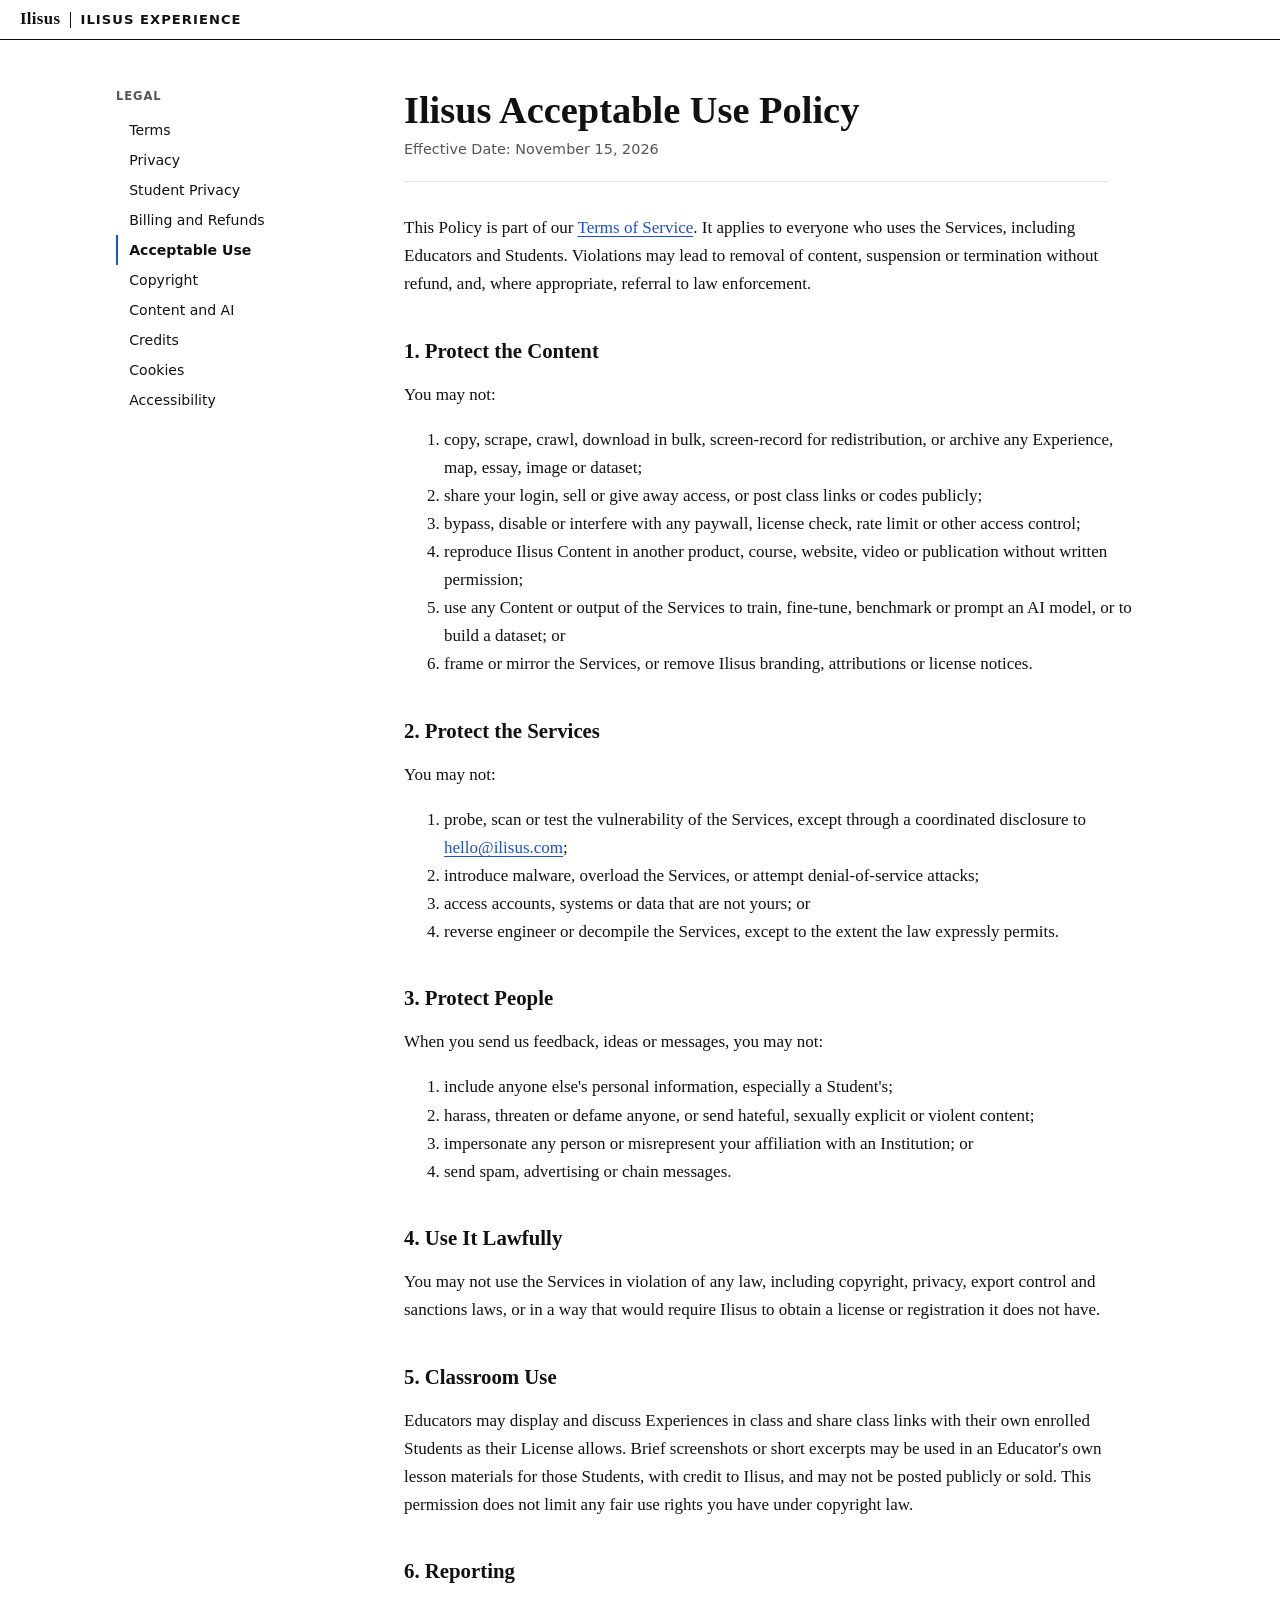
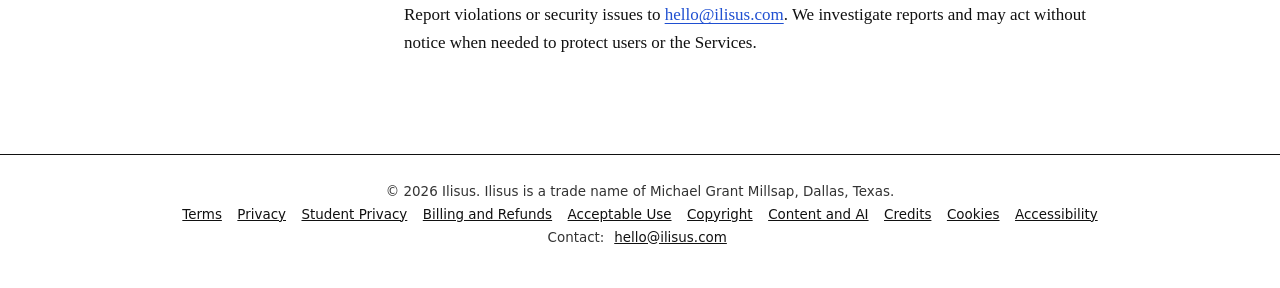
<file: acceptable-use/index.html>
<!DOCTYPE html>
<html lang="en">
<head>
<script async src="https://www.googletagmanager.com/gtm.js?id=GTM-TNP3S9NT"></script>
<script>window.dataLayer = window.dataLayer || []; function gtag(){dataLayer.push(arguments);} gtag('js', new Date());</script>

<meta charset="utf-8"><meta name="robots" content="noindex, nofollow, noarchive">
<meta name="viewport" content="width=device-width, initial-scale=1">
<title>Ilisus Acceptable Use Policy | Ilisus</title>
<meta name="description" content="Ilisus Acceptable Use Policy for Ilisus interactive learning experiences.">
<link rel="canonical" href="../acceptable-use/">
<style>
:root{--ink:#111;--muted:#555;--rule:#e4e4e4;--blue:#1f4fd1;--yellow:#f2c230;--paper:#fff}
*{box-sizing:border-box}
html{-webkit-text-size-adjust:100%}
body{margin:0;background:var(--paper);color:var(--ink);font:17px/1.65 Georgia,"Times New Roman",serif}
.bar{position:sticky;top:0;z-index:5;background:#fff;border-bottom:1px solid #111;display:flex;align-items:center;gap:.6rem;padding:.7rem 1.25rem;font:600 .82rem/1 "Hanken Grotesk",system-ui,-apple-system,"Segoe UI",sans-serif;letter-spacing:.08em;text-transform:uppercase}
.bar a{color:#111;text-decoration:none}
.bar .mark{font:700 1.05rem/1 "Playfair Display",Georgia,serif;letter-spacing:.02em;text-transform:none}
.bar .sep{width:1px;height:1rem;background:#111}
.wrap{display:grid;grid-template-columns:15rem minmax(0,46rem);gap:3rem;max-width:68rem;margin:0 auto;padding:3rem 1.25rem 5rem}
nav.side{position:sticky;top:4.5rem;align-self:start;font:.88rem/1.5 system-ui,-apple-system,"Segoe UI",sans-serif}
nav.side p{margin:0 0 .6rem;font-weight:700;letter-spacing:.08em;text-transform:uppercase;font-size:.72rem;color:var(--muted)}
nav.side a{display:block;padding:.28rem 0 .28rem .7rem;color:#111;text-decoration:none;border-left:2px solid transparent}
nav.side a:hover{border-left-color:var(--yellow)}
nav.side a[aria-current=page]{border-left-color:var(--blue);font-weight:700}
main h1{font:700 2.4rem/1.15 "Playfair Display",Georgia,serif;margin:0 0 .4rem}
main .eff{color:var(--muted);font:.9rem/1.4 system-ui,sans-serif;margin:0 0 2rem;padding-bottom:1.4rem;border-bottom:1px solid var(--rule)}
main h3{font:700 1.3rem/1.3 "Playfair Display",Georgia,serif;margin:2.4rem 0 .6rem}
main p,main li{max-width:44rem}
main a{color:var(--blue);text-underline-offset:.15em}
main blockquote{margin:1.2rem 0;padding:.9rem 1.1rem;border-left:4px solid var(--yellow);background:#fbfaf5}
main{min-width:0}
main table{border-collapse:collapse;width:100%;margin:1.2rem 0;font-size:.92rem;display:block;overflow-x:auto}
main th,main td{border:1px solid var(--rule);padding:.55rem .7rem;text-align:left;vertical-align:top}
main th{background:#f6f6f6;font-family:system-ui,sans-serif;font-size:.82rem;letter-spacing:.03em}
main strong{font-weight:700}
.caps{font-size:.93rem}
footer{border-top:1px solid #111;padding:1.6rem 1.25rem 2.4rem;font:.84rem/1.7 system-ui,sans-serif;color:#333;text-align:center}
footer a{color:#111;margin:0 .35rem}
.skip{position:absolute;left:-999px}
.skip:focus{left:1rem;top:1rem;background:#fff;padding:.5rem;z-index:10}
@media (max-width:860px){.wrap{grid-template-columns:1fr;gap:1.5rem;padding-top:1.8rem}nav.side{position:static;border-bottom:1px solid var(--rule);padding-bottom:1rem}main h1{font-size:1.9rem}}
@media print{.bar,nav.side,footer{display:none}.wrap{display:block;padding:0}}
@media (prefers-reduced-motion:reduce){*{scroll-behavior:auto}}
</style>
</head>
<body>
<a class="skip" href="#main">Skip to content</a>
<header class="bar"><a class="mark" href="../">Ilisus</a><span class="sep" aria-hidden="true"></span><span>Ilisus Experience</span></header>
<div class="wrap">
<nav class="side" aria-label="Legal pages"><p>Legal</p>
<a href="../terms/">Terms</a>
<a href="../privacy/">Privacy</a>
<a href="../student-privacy/">Student Privacy</a>
<a href="../billing/">Billing and Refunds</a>
<a href="../acceptable-use/" aria-current=page>Acceptable Use</a>
<a href="../copyright/">Copyright</a>
<a href="../content-and-ai/">Content and AI</a>
<a href="../credits/">Credits</a>
<a href="../cookies/">Cookies</a>
<a href="../accessibility/">Accessibility</a>
</nav>
<main id="main">
<h1>Ilisus Acceptable Use Policy</h1>
<p class="eff">Effective Date: November 15, 2026</p>
<p>This Policy is part of our <a href="../terms/">Terms of Service</a>. It applies to everyone who uses the Services, including Educators and Students. Violations may lead to removal of content, suspension or termination without refund, and, where appropriate, referral to law enforcement.</p>
<h3>1. Protect the Content</h3>
<p>You may not:</p>
<ol>
<li>copy, scrape, crawl, download in bulk, screen-record for redistribution, or archive any Experience, map, essay, image or dataset;</li>
<li>share your login, sell or give away access, or post class links or codes publicly;</li>
<li>bypass, disable or interfere with any paywall, license check, rate limit or other access control;</li>
<li>reproduce Ilisus Content in another product, course, website, video or publication without written permission;</li>
<li>use any Content or output of the Services to train, fine-tune, benchmark or prompt an AI model, or to build a dataset; or</li>
<li>frame or mirror the Services, or remove Ilisus branding, attributions or license notices.</li>
</ol>
<h3>2. Protect the Services</h3>
<p>You may not:</p>
<ol>
<li>probe, scan or test the vulnerability of the Services, except through a coordinated disclosure to <a href="mailto:hello@ilisus.com">hello@ilisus.com</a>;</li>
<li>introduce malware, overload the Services, or attempt denial-of-service attacks;</li>
<li>access accounts, systems or data that are not yours; or</li>
<li>reverse engineer or decompile the Services, except to the extent the law expressly permits.</li>
</ol>
<h3>3. Protect People</h3>
<p>When you send us feedback, ideas or messages, you may not:</p>
<ol>
<li>include anyone else's personal information, especially a Student's;</li>
<li>harass, threaten or defame anyone, or send hateful, sexually explicit or violent content;</li>
<li>impersonate any person or misrepresent your affiliation with an Institution; or</li>
<li>send spam, advertising or chain messages.</li>
</ol>
<h3>4. Use It Lawfully</h3>
<p>You may not use the Services in violation of any law, including copyright, privacy, export control and sanctions laws, or in a way that would require Ilisus to obtain a license or registration it does not have.</p>
<h3>5. Classroom Use</h3>
<p>Educators may display and discuss Experiences in class and share class links with their own enrolled Students as their License allows. Brief screenshots or short excerpts may be used in an Educator's own lesson materials for those Students, with credit to Ilisus, and may not be posted publicly or sold. This permission does not limit any fair use rights you have under copyright law.</p>
<h3>6. Reporting</h3>
<p>Report violations or security issues to <a href="mailto:hello@ilisus.com">hello@ilisus.com</a>. We investigate reports and may act without notice when needed to protect users or the Services.</p>
</main>
</div>
<footer>
<div>&copy; 2026 Ilisus. Ilisus is a trade name of Michael Grant Millsap, Dallas, Texas.</div>
<div><a href="../terms/">Terms</a> <a href="../privacy/">Privacy</a> <a href="../student-privacy/">Student Privacy</a> <a href="../billing/">Billing and Refunds</a> <a href="../acceptable-use/">Acceptable Use</a> <a href="../copyright/">Copyright</a> <a href="../content-and-ai/">Content and AI</a> <a href="../credits/">Credits</a> <a href="../cookies/">Cookies</a> <a href="../accessibility/">Accessibility</a></div>
<div>Contact: <a href="mailto:hello@ilisus.com">hello@ilisus.com</a></div>
</footer>
</body>
</html>
</file>
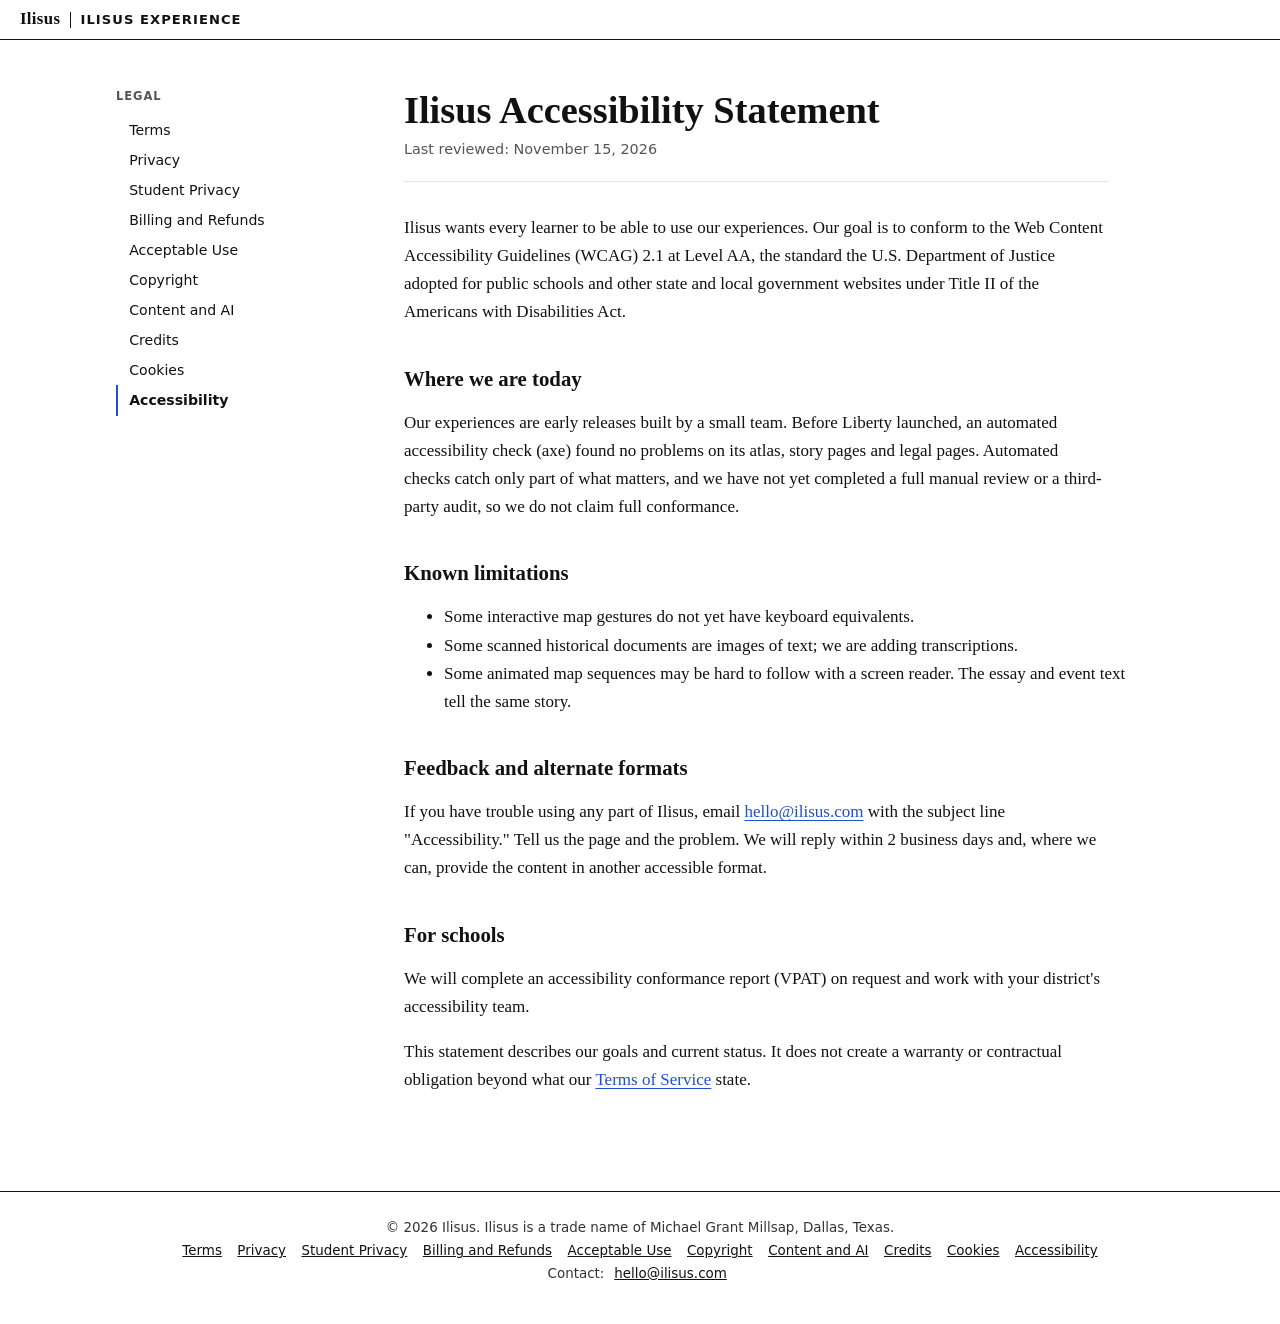
<file: accessibility/index.html>
<!DOCTYPE html>
<html lang="en">
<head>
<script async src="https://www.googletagmanager.com/gtm.js?id=GTM-TNP3S9NT"></script>
<script>window.dataLayer = window.dataLayer || []; function gtag(){dataLayer.push(arguments);} gtag('js', new Date());</script>

<meta charset="utf-8"><meta name="robots" content="noindex, nofollow, noarchive">
<meta name="viewport" content="width=device-width, initial-scale=1">
<title>Ilisus Accessibility Statement | Ilisus</title>
<meta name="description" content="Ilisus Accessibility Statement for Ilisus interactive learning experiences.">
<link rel="canonical" href="../accessibility/">
<style>
:root{--ink:#111;--muted:#555;--rule:#e4e4e4;--blue:#1f4fd1;--yellow:#f2c230;--paper:#fff}
*{box-sizing:border-box}
html{-webkit-text-size-adjust:100%}
body{margin:0;background:var(--paper);color:var(--ink);font:17px/1.65 Georgia,"Times New Roman",serif}
.bar{position:sticky;top:0;z-index:5;background:#fff;border-bottom:1px solid #111;display:flex;align-items:center;gap:.6rem;padding:.7rem 1.25rem;font:600 .82rem/1 "Hanken Grotesk",system-ui,-apple-system,"Segoe UI",sans-serif;letter-spacing:.08em;text-transform:uppercase}
.bar a{color:#111;text-decoration:none}
.bar .mark{font:700 1.05rem/1 "Playfair Display",Georgia,serif;letter-spacing:.02em;text-transform:none}
.bar .sep{width:1px;height:1rem;background:#111}
.wrap{display:grid;grid-template-columns:15rem minmax(0,46rem);gap:3rem;max-width:68rem;margin:0 auto;padding:3rem 1.25rem 5rem}
nav.side{position:sticky;top:4.5rem;align-self:start;font:.88rem/1.5 system-ui,-apple-system,"Segoe UI",sans-serif}
nav.side p{margin:0 0 .6rem;font-weight:700;letter-spacing:.08em;text-transform:uppercase;font-size:.72rem;color:var(--muted)}
nav.side a{display:block;padding:.28rem 0 .28rem .7rem;color:#111;text-decoration:none;border-left:2px solid transparent}
nav.side a:hover{border-left-color:var(--yellow)}
nav.side a[aria-current=page]{border-left-color:var(--blue);font-weight:700}
main h1{font:700 2.4rem/1.15 "Playfair Display",Georgia,serif;margin:0 0 .4rem}
main .eff{color:var(--muted);font:.9rem/1.4 system-ui,sans-serif;margin:0 0 2rem;padding-bottom:1.4rem;border-bottom:1px solid var(--rule)}
main h3{font:700 1.3rem/1.3 "Playfair Display",Georgia,serif;margin:2.4rem 0 .6rem}
main p,main li{max-width:44rem}
main a{color:var(--blue);text-underline-offset:.15em}
main blockquote{margin:1.2rem 0;padding:.9rem 1.1rem;border-left:4px solid var(--yellow);background:#fbfaf5}
main{min-width:0}
main table{border-collapse:collapse;width:100%;margin:1.2rem 0;font-size:.92rem;display:block;overflow-x:auto}
main th,main td{border:1px solid var(--rule);padding:.55rem .7rem;text-align:left;vertical-align:top}
main th{background:#f6f6f6;font-family:system-ui,sans-serif;font-size:.82rem;letter-spacing:.03em}
main strong{font-weight:700}
.caps{font-size:.93rem}
footer{border-top:1px solid #111;padding:1.6rem 1.25rem 2.4rem;font:.84rem/1.7 system-ui,sans-serif;color:#333;text-align:center}
footer a{color:#111;margin:0 .35rem}
.skip{position:absolute;left:-999px}
.skip:focus{left:1rem;top:1rem;background:#fff;padding:.5rem;z-index:10}
@media (max-width:860px){.wrap{grid-template-columns:1fr;gap:1.5rem;padding-top:1.8rem}nav.side{position:static;border-bottom:1px solid var(--rule);padding-bottom:1rem}main h1{font-size:1.9rem}}
@media print{.bar,nav.side,footer{display:none}.wrap{display:block;padding:0}}
@media (prefers-reduced-motion:reduce){*{scroll-behavior:auto}}
</style>
</head>
<body>
<a class="skip" href="#main">Skip to content</a>
<header class="bar"><a class="mark" href="../">Ilisus</a><span class="sep" aria-hidden="true"></span><span>Ilisus Experience</span></header>
<div class="wrap">
<nav class="side" aria-label="Legal pages"><p>Legal</p>
<a href="../terms/">Terms</a>
<a href="../privacy/">Privacy</a>
<a href="../student-privacy/">Student Privacy</a>
<a href="../billing/">Billing and Refunds</a>
<a href="../acceptable-use/">Acceptable Use</a>
<a href="../copyright/">Copyright</a>
<a href="../content-and-ai/">Content and AI</a>
<a href="../credits/">Credits</a>
<a href="../cookies/">Cookies</a>
<a href="../accessibility/" aria-current=page>Accessibility</a>
</nav>
<main id="main">
<h1>Ilisus Accessibility Statement</h1>
<p class="eff">Last reviewed: November 15, 2026</p>
<p>Ilisus wants every learner to be able to use our experiences. Our goal is to conform to the Web Content Accessibility Guidelines (WCAG) 2.1 at Level AA, the standard the U.S. Department of Justice adopted for public schools and other state and local government websites under Title II of the Americans with Disabilities Act.</p>
<h3>Where we are today</h3>
<p>Our experiences are early releases built by a small team. Before Liberty launched, an automated accessibility check (axe) found no problems on its atlas, story pages and legal pages. Automated checks catch only part of what matters, and we have not yet completed a full manual review or a third-party audit, so we do not claim full conformance.</p>
<h3>Known limitations</h3>
<ul>
<li>Some interactive map gestures do not yet have keyboard equivalents.</li>
<li>Some scanned historical documents are images of text; we are adding transcriptions.</li>
<li>Some animated map sequences may be hard to follow with a screen reader. The essay and event text tell the same story.</li>
</ul>
<h3>Feedback and alternate formats</h3>
<p>If you have trouble using any part of Ilisus, email <a href="mailto:hello@ilisus.com">hello@ilisus.com</a> with the subject line "Accessibility." Tell us the page and the problem. We will reply within 2 business days and, where we can, provide the content in another accessible format.</p>
<h3>For schools</h3>
<p>We will complete an accessibility conformance report (VPAT) on request and work with your district's accessibility team.</p>
<p>This statement describes our goals and current status. It does not create a warranty or contractual obligation beyond what our <a href="../terms/">Terms of Service</a> state.</p>
</main>
</div>
<footer>
<div>&copy; 2026 Ilisus. Ilisus is a trade name of Michael Grant Millsap, Dallas, Texas.</div>
<div><a href="../terms/">Terms</a> <a href="../privacy/">Privacy</a> <a href="../student-privacy/">Student Privacy</a> <a href="../billing/">Billing and Refunds</a> <a href="../acceptable-use/">Acceptable Use</a> <a href="../copyright/">Copyright</a> <a href="../content-and-ai/">Content and AI</a> <a href="../credits/">Credits</a> <a href="../cookies/">Cookies</a> <a href="../accessibility/">Accessibility</a></div>
<div>Contact: <a href="mailto:hello@ilisus.com">hello@ilisus.com</a></div>
</footer>
</body>
</html>
</file>
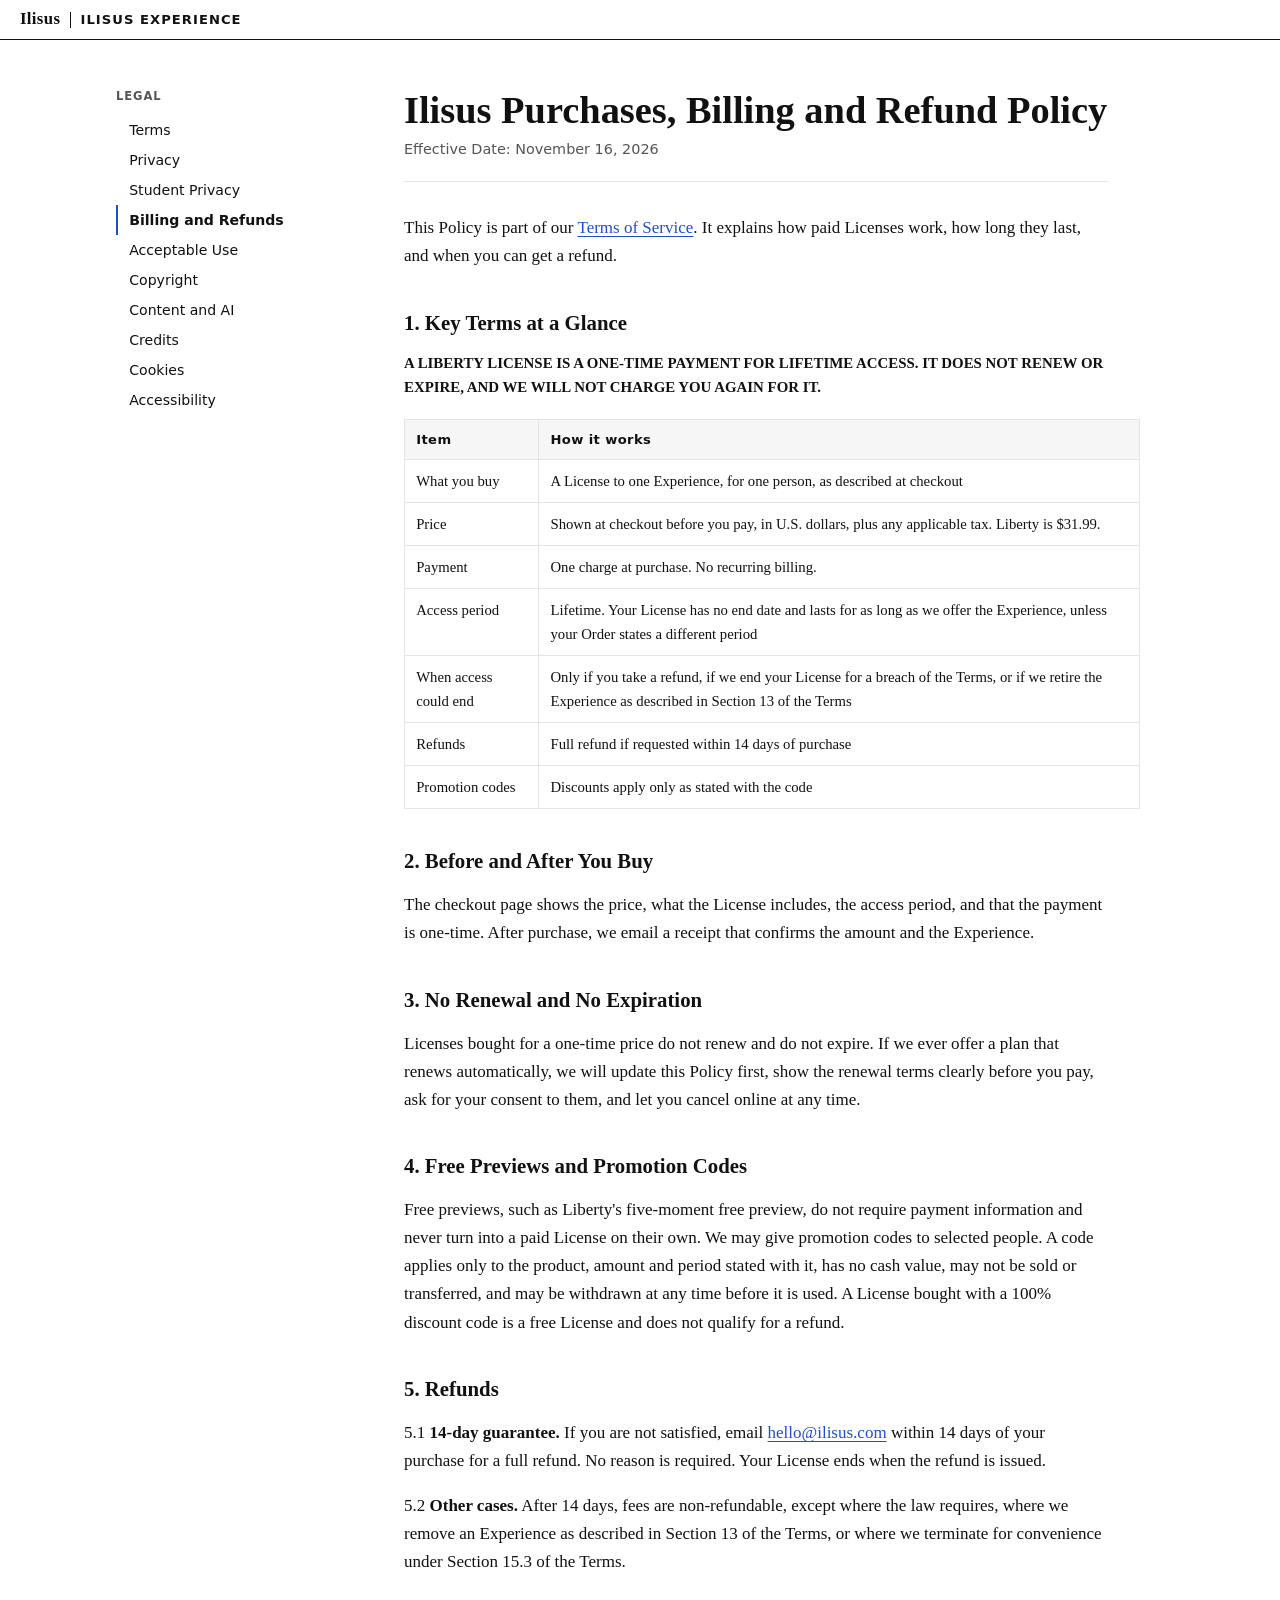
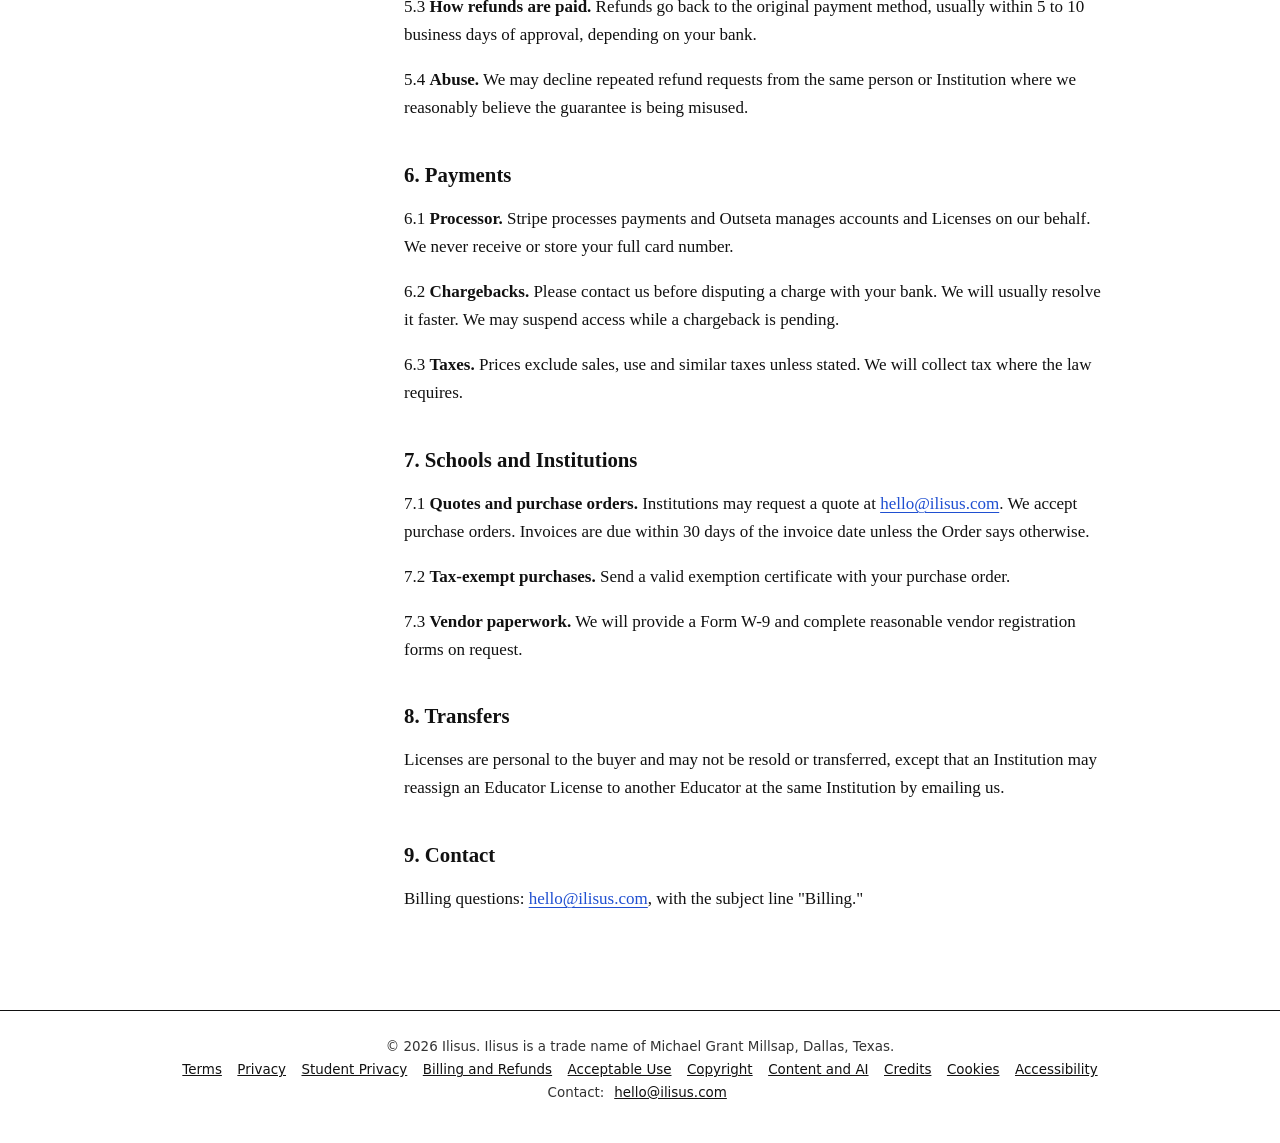
<file: billing/index.html>
<!DOCTYPE html>
<html lang="en">
<head>
<script async src="https://www.googletagmanager.com/gtm.js?id=GTM-TNP3S9NT"></script>
<script>window.dataLayer = window.dataLayer || []; function gtag(){dataLayer.push(arguments);} gtag('js', new Date());</script>

<meta charset="utf-8"><meta name="robots" content="noindex, nofollow, noarchive">
<meta name="viewport" content="width=device-width, initial-scale=1">
<title>Ilisus Purchases, Billing and Refund Policy | Ilisus</title>
<meta name="description" content="Ilisus Purchases, Billing and Refund Policy for Ilisus interactive learning experiences.">
<link rel="canonical" href="../billing/">
<style>
:root{--ink:#111;--muted:#555;--rule:#e4e4e4;--blue:#1f4fd1;--yellow:#f2c230;--paper:#fff}
*{box-sizing:border-box}
html{-webkit-text-size-adjust:100%}
body{margin:0;background:var(--paper);color:var(--ink);font:17px/1.65 Georgia,"Times New Roman",serif}
.bar{position:sticky;top:0;z-index:5;background:#fff;border-bottom:1px solid #111;display:flex;align-items:center;gap:.6rem;padding:.7rem 1.25rem;font:600 .82rem/1 "Hanken Grotesk",system-ui,-apple-system,"Segoe UI",sans-serif;letter-spacing:.08em;text-transform:uppercase}
.bar a{color:#111;text-decoration:none}
.bar .mark{font:700 1.05rem/1 "Playfair Display",Georgia,serif;letter-spacing:.02em;text-transform:none}
.bar .sep{width:1px;height:1rem;background:#111}
.wrap{display:grid;grid-template-columns:15rem minmax(0,46rem);gap:3rem;max-width:68rem;margin:0 auto;padding:3rem 1.25rem 5rem}
nav.side{position:sticky;top:4.5rem;align-self:start;font:.88rem/1.5 system-ui,-apple-system,"Segoe UI",sans-serif}
nav.side p{margin:0 0 .6rem;font-weight:700;letter-spacing:.08em;text-transform:uppercase;font-size:.72rem;color:var(--muted)}
nav.side a{display:block;padding:.28rem 0 .28rem .7rem;color:#111;text-decoration:none;border-left:2px solid transparent}
nav.side a:hover{border-left-color:var(--yellow)}
nav.side a[aria-current=page]{border-left-color:var(--blue);font-weight:700}
main h1{font:700 2.4rem/1.15 "Playfair Display",Georgia,serif;margin:0 0 .4rem}
main .eff{color:var(--muted);font:.9rem/1.4 system-ui,sans-serif;margin:0 0 2rem;padding-bottom:1.4rem;border-bottom:1px solid var(--rule)}
main h3{font:700 1.3rem/1.3 "Playfair Display",Georgia,serif;margin:2.4rem 0 .6rem}
main p,main li{max-width:44rem}
main a{color:var(--blue);text-underline-offset:.15em}
main blockquote{margin:1.2rem 0;padding:.9rem 1.1rem;border-left:4px solid var(--yellow);background:#fbfaf5}
main{min-width:0}
main table{border-collapse:collapse;width:100%;margin:1.2rem 0;font-size:.92rem;display:block;overflow-x:auto}
main th,main td{border:1px solid var(--rule);padding:.55rem .7rem;text-align:left;vertical-align:top}
main th{background:#f6f6f6;font-family:system-ui,sans-serif;font-size:.82rem;letter-spacing:.03em}
main strong{font-weight:700}
.caps{font-size:.93rem}
footer{border-top:1px solid #111;padding:1.6rem 1.25rem 2.4rem;font:.84rem/1.7 system-ui,sans-serif;color:#333;text-align:center}
footer a{color:#111;margin:0 .35rem}
.skip{position:absolute;left:-999px}
.skip:focus{left:1rem;top:1rem;background:#fff;padding:.5rem;z-index:10}
@media (max-width:860px){.wrap{grid-template-columns:1fr;gap:1.5rem;padding-top:1.8rem}nav.side{position:static;border-bottom:1px solid var(--rule);padding-bottom:1rem}main h1{font-size:1.9rem}}
@media print{.bar,nav.side,footer{display:none}.wrap{display:block;padding:0}}
@media (prefers-reduced-motion:reduce){*{scroll-behavior:auto}}
</style>
</head>
<body>
<a class="skip" href="#main">Skip to content</a>
<header class="bar"><a class="mark" href="../">Ilisus</a><span class="sep" aria-hidden="true"></span><span>Ilisus Experience</span></header>
<div class="wrap">
<nav class="side" aria-label="Legal pages"><p>Legal</p>
<a href="../terms/">Terms</a>
<a href="../privacy/">Privacy</a>
<a href="../student-privacy/">Student Privacy</a>
<a href="../billing/" aria-current=page>Billing and Refunds</a>
<a href="../acceptable-use/">Acceptable Use</a>
<a href="../copyright/">Copyright</a>
<a href="../content-and-ai/">Content and AI</a>
<a href="../credits/">Credits</a>
<a href="../cookies/">Cookies</a>
<a href="../accessibility/">Accessibility</a>
</nav>
<main id="main">
<h1>Ilisus Purchases, Billing and Refund Policy</h1>
<p class="eff">Effective Date: November 16, 2026</p>
<p>This Policy is part of our <a href="../terms/">Terms of Service</a>. It explains how paid Licenses work, how long they last, and when you can get a refund.</p>
<h3>1. Key Terms at a Glance</h3>
<p class="caps"><strong>A LIBERTY LICENSE IS A ONE-TIME PAYMENT FOR LIFETIME ACCESS. IT DOES NOT RENEW OR EXPIRE, AND WE WILL NOT CHARGE YOU AGAIN FOR IT.</strong></p>
<table>
<thead>
<tr>
<th>Item</th>
<th>How it works</th>
</tr>
</thead>
<tbody>
<tr>
<td>What you buy</td>
<td>A License to one Experience, for one person, as described at checkout</td>
</tr>
<tr>
<td>Price</td>
<td>Shown at checkout before you pay, in U.S. dollars, plus any applicable tax. Liberty is $31.99.</td>
</tr>
<tr>
<td>Payment</td>
<td>One charge at purchase. No recurring billing.</td>
</tr>
<tr>
<td>Access period</td>
<td>Lifetime. Your License has no end date and lasts for as long as we offer the Experience, unless your Order states a different period</td>
</tr>
<tr>
<td>When access could end</td>
<td>Only if you take a refund, if we end your License for a breach of the Terms, or if we retire the Experience as described in Section 13 of the Terms</td>
</tr>
<tr>
<td>Refunds</td>
<td>Full refund if requested within 14 days of purchase</td>
</tr>
<tr>
<td>Promotion codes</td>
<td>Discounts apply only as stated with the code</td>
</tr>
</tbody>
</table>
<h3>2. Before and After You Buy</h3>
<p>The checkout page shows the price, what the License includes, the access period, and that the payment is one-time. After purchase, we email a receipt that confirms the amount and the Experience.</p>
<h3>3. No Renewal and No Expiration</h3>
<p>Licenses bought for a one-time price do not renew and do not expire. If we ever offer a plan that renews automatically, we will update this Policy first, show the renewal terms clearly before you pay, ask for your consent to them, and let you cancel online at any time.</p>
<h3>4. Free Previews and Promotion Codes</h3>
<p>Free previews, such as Liberty's five-moment free preview, do not require payment information and never turn into a paid License on their own. We may give promotion codes to selected people. A code applies only to the product, amount and period stated with it, has no cash value, may not be sold or transferred, and may be withdrawn at any time before it is used. A License bought with a 100% discount code is a free License and does not qualify for a refund.</p>
<h3>5. Refunds</h3>
<p>5.1 <strong>14-day guarantee.</strong> If you are not satisfied, email <a href="mailto:hello@ilisus.com">hello@ilisus.com</a> within 14 days of your purchase for a full refund. No reason is required. Your License ends when the refund is issued.</p>
<p>5.2 <strong>Other cases.</strong> After 14 days, fees are non-refundable, except where the law requires, where we remove an Experience as described in Section 13 of the Terms, or where we terminate for convenience under Section 15.3 of the Terms.</p>
<p>5.3 <strong>How refunds are paid.</strong> Refunds go back to the original payment method, usually within 5 to 10 business days of approval, depending on your bank.</p>
<p>5.4 <strong>Abuse.</strong> We may decline repeated refund requests from the same person or Institution where we reasonably believe the guarantee is being misused.</p>
<h3>6. Payments</h3>
<p>6.1 <strong>Processor.</strong> Stripe processes payments and Outseta manages accounts and Licenses on our behalf. We never receive or store your full card number.</p>
<p>6.2 <strong>Chargebacks.</strong> Please contact us before disputing a charge with your bank. We will usually resolve it faster. We may suspend access while a chargeback is pending.</p>
<p>6.3 <strong>Taxes.</strong> Prices exclude sales, use and similar taxes unless stated. We will collect tax where the law requires.</p>
<h3>7. Schools and Institutions</h3>
<p>7.1 <strong>Quotes and purchase orders.</strong> Institutions may request a quote at <a href="mailto:hello@ilisus.com">hello@ilisus.com</a>. We accept purchase orders. Invoices are due within 30 days of the invoice date unless the Order says otherwise.</p>
<p>7.2 <strong>Tax-exempt purchases.</strong> Send a valid exemption certificate with your purchase order.</p>
<p>7.3 <strong>Vendor paperwork.</strong> We will provide a Form W-9 and complete reasonable vendor registration forms on request.</p>
<h3>8. Transfers</h3>
<p>Licenses are personal to the buyer and may not be resold or transferred, except that an Institution may reassign an Educator License to another Educator at the same Institution by emailing us.</p>
<h3>9. Contact</h3>
<p>Billing questions: <a href="mailto:hello@ilisus.com">hello@ilisus.com</a>, with the subject line "Billing."</p>
</main>
</div>
<footer>
<div>&copy; 2026 Ilisus. Ilisus is a trade name of Michael Grant Millsap, Dallas, Texas.</div>
<div><a href="../terms/">Terms</a> <a href="../privacy/">Privacy</a> <a href="../student-privacy/">Student Privacy</a> <a href="../billing/">Billing and Refunds</a> <a href="../acceptable-use/">Acceptable Use</a> <a href="../copyright/">Copyright</a> <a href="../content-and-ai/">Content and AI</a> <a href="../credits/">Credits</a> <a href="../cookies/">Cookies</a> <a href="../accessibility/">Accessibility</a></div>
<div>Contact: <a href="mailto:hello@ilisus.com">hello@ilisus.com</a></div>
</footer>
</body>
</html>
</file>
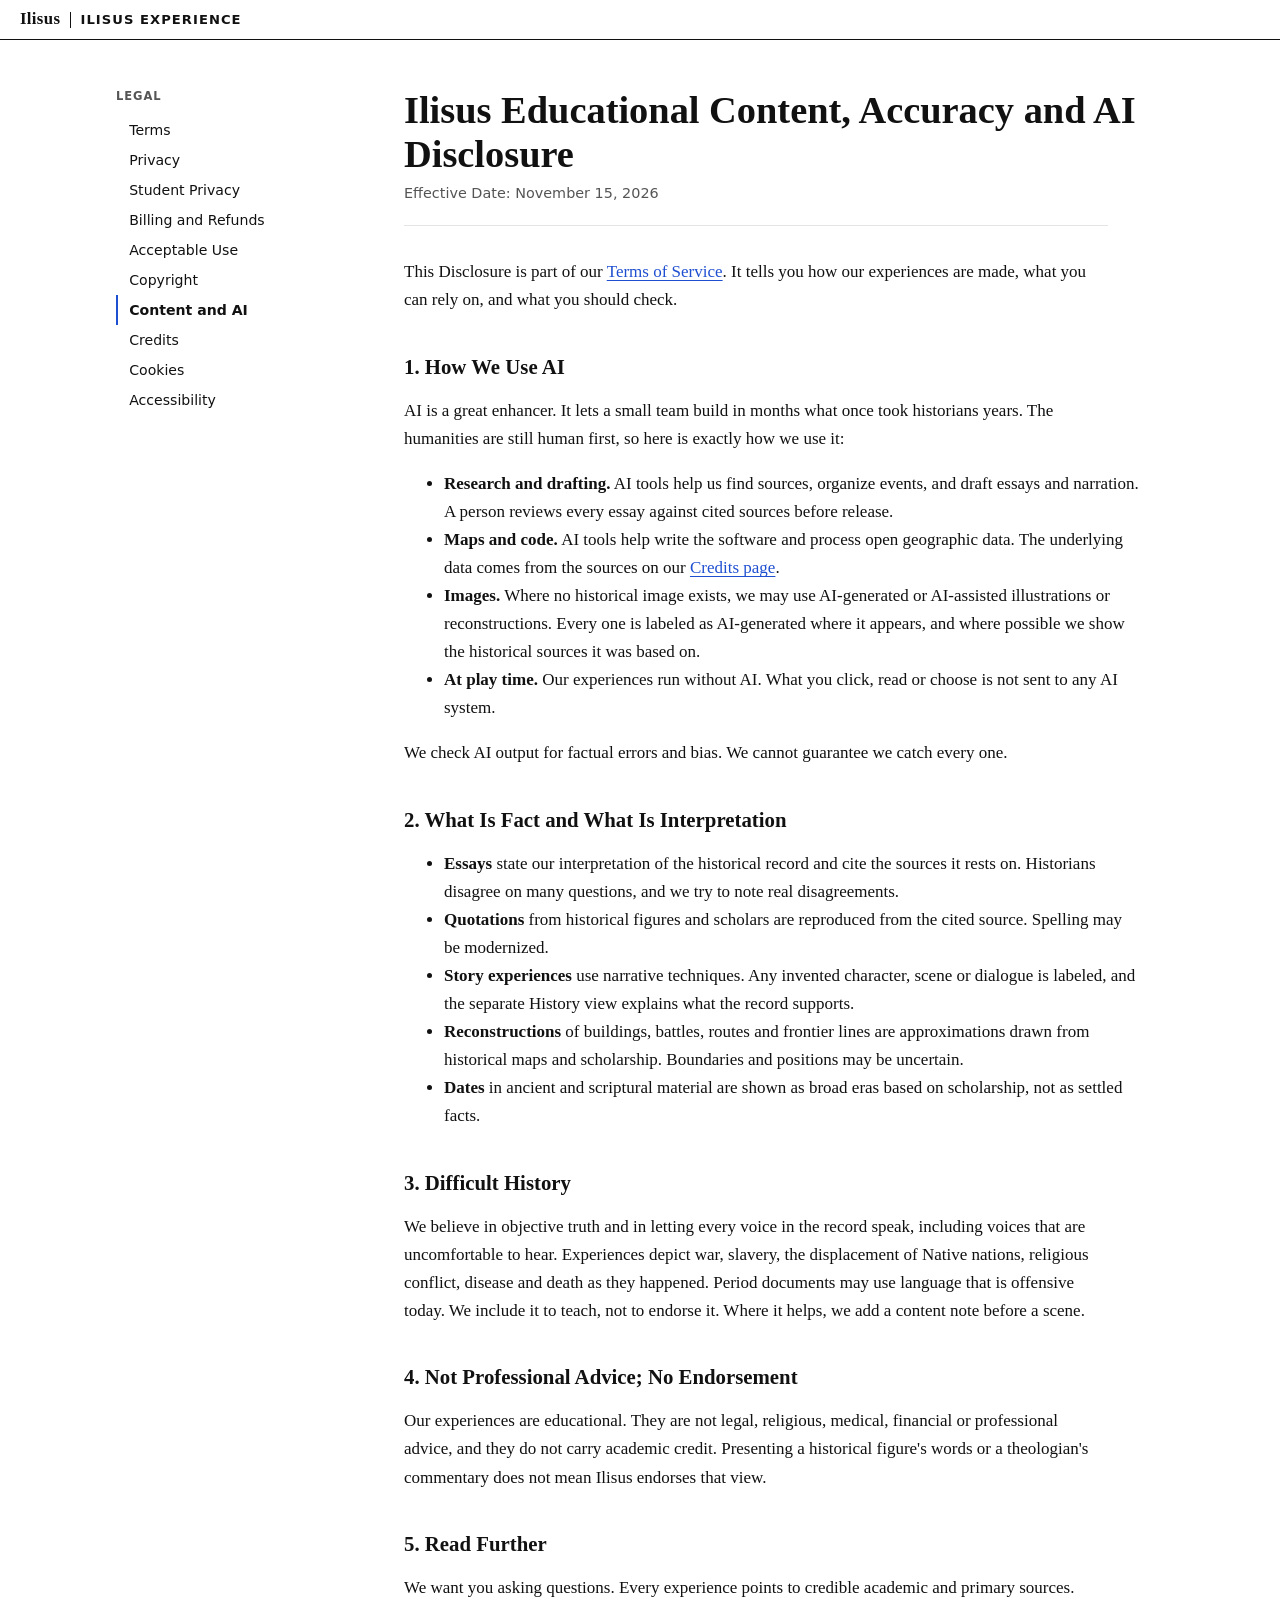
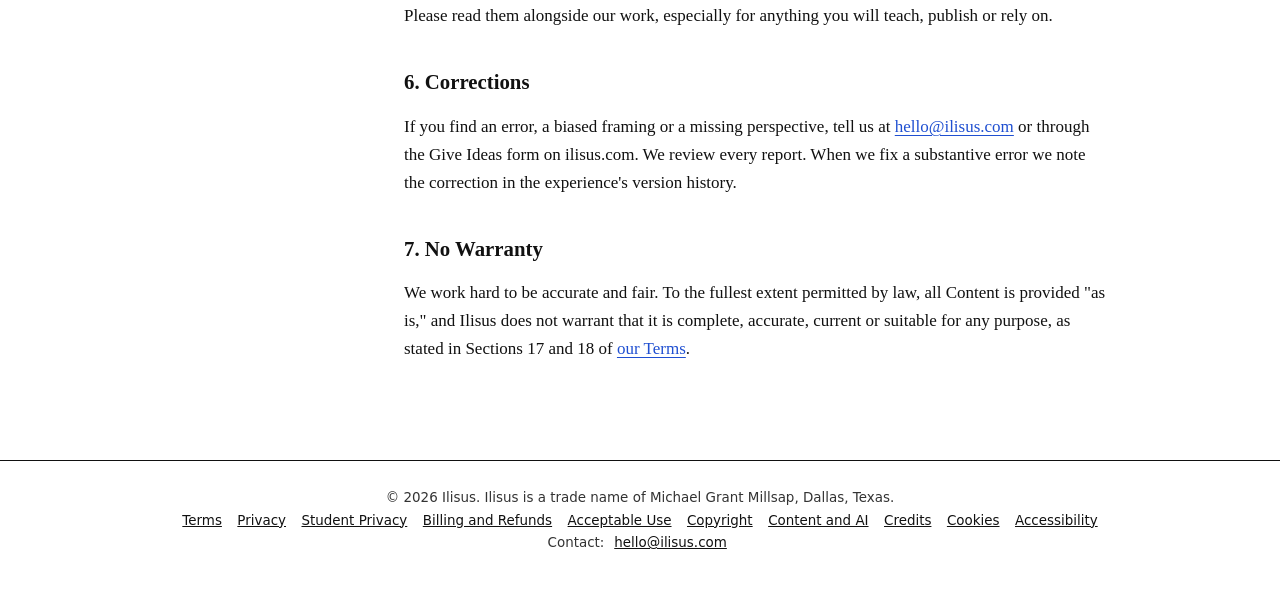
<file: content-and-ai/index.html>
<!DOCTYPE html>
<html lang="en">
<head>
<script async src="https://www.googletagmanager.com/gtm.js?id=GTM-TNP3S9NT"></script>
<script>window.dataLayer = window.dataLayer || []; function gtag(){dataLayer.push(arguments);} gtag('js', new Date());</script>

<meta charset="utf-8"><meta name="robots" content="noindex, nofollow, noarchive">
<meta name="viewport" content="width=device-width, initial-scale=1">
<title>Ilisus Educational Content, Accuracy and AI Disclosure | Ilisus</title>
<meta name="description" content="Ilisus Educational Content, Accuracy and AI Disclosure for Ilisus interactive learning experiences.">
<link rel="canonical" href="../content-and-ai/">
<style>
:root{--ink:#111;--muted:#555;--rule:#e4e4e4;--blue:#1f4fd1;--yellow:#f2c230;--paper:#fff}
*{box-sizing:border-box}
html{-webkit-text-size-adjust:100%}
body{margin:0;background:var(--paper);color:var(--ink);font:17px/1.65 Georgia,"Times New Roman",serif}
.bar{position:sticky;top:0;z-index:5;background:#fff;border-bottom:1px solid #111;display:flex;align-items:center;gap:.6rem;padding:.7rem 1.25rem;font:600 .82rem/1 "Hanken Grotesk",system-ui,-apple-system,"Segoe UI",sans-serif;letter-spacing:.08em;text-transform:uppercase}
.bar a{color:#111;text-decoration:none}
.bar .mark{font:700 1.05rem/1 "Playfair Display",Georgia,serif;letter-spacing:.02em;text-transform:none}
.bar .sep{width:1px;height:1rem;background:#111}
.wrap{display:grid;grid-template-columns:15rem minmax(0,46rem);gap:3rem;max-width:68rem;margin:0 auto;padding:3rem 1.25rem 5rem}
nav.side{position:sticky;top:4.5rem;align-self:start;font:.88rem/1.5 system-ui,-apple-system,"Segoe UI",sans-serif}
nav.side p{margin:0 0 .6rem;font-weight:700;letter-spacing:.08em;text-transform:uppercase;font-size:.72rem;color:var(--muted)}
nav.side a{display:block;padding:.28rem 0 .28rem .7rem;color:#111;text-decoration:none;border-left:2px solid transparent}
nav.side a:hover{border-left-color:var(--yellow)}
nav.side a[aria-current=page]{border-left-color:var(--blue);font-weight:700}
main h1{font:700 2.4rem/1.15 "Playfair Display",Georgia,serif;margin:0 0 .4rem}
main .eff{color:var(--muted);font:.9rem/1.4 system-ui,sans-serif;margin:0 0 2rem;padding-bottom:1.4rem;border-bottom:1px solid var(--rule)}
main h3{font:700 1.3rem/1.3 "Playfair Display",Georgia,serif;margin:2.4rem 0 .6rem}
main p,main li{max-width:44rem}
main a{color:var(--blue);text-underline-offset:.15em}
main blockquote{margin:1.2rem 0;padding:.9rem 1.1rem;border-left:4px solid var(--yellow);background:#fbfaf5}
main{min-width:0}
main table{border-collapse:collapse;width:100%;margin:1.2rem 0;font-size:.92rem;display:block;overflow-x:auto}
main th,main td{border:1px solid var(--rule);padding:.55rem .7rem;text-align:left;vertical-align:top}
main th{background:#f6f6f6;font-family:system-ui,sans-serif;font-size:.82rem;letter-spacing:.03em}
main strong{font-weight:700}
.caps{font-size:.93rem}
footer{border-top:1px solid #111;padding:1.6rem 1.25rem 2.4rem;font:.84rem/1.7 system-ui,sans-serif;color:#333;text-align:center}
footer a{color:#111;margin:0 .35rem}
.skip{position:absolute;left:-999px}
.skip:focus{left:1rem;top:1rem;background:#fff;padding:.5rem;z-index:10}
@media (max-width:860px){.wrap{grid-template-columns:1fr;gap:1.5rem;padding-top:1.8rem}nav.side{position:static;border-bottom:1px solid var(--rule);padding-bottom:1rem}main h1{font-size:1.9rem}}
@media print{.bar,nav.side,footer{display:none}.wrap{display:block;padding:0}}
@media (prefers-reduced-motion:reduce){*{scroll-behavior:auto}}
</style>
</head>
<body>
<a class="skip" href="#main">Skip to content</a>
<header class="bar"><a class="mark" href="../">Ilisus</a><span class="sep" aria-hidden="true"></span><span>Ilisus Experience</span></header>
<div class="wrap">
<nav class="side" aria-label="Legal pages"><p>Legal</p>
<a href="../terms/">Terms</a>
<a href="../privacy/">Privacy</a>
<a href="../student-privacy/">Student Privacy</a>
<a href="../billing/">Billing and Refunds</a>
<a href="../acceptable-use/">Acceptable Use</a>
<a href="../copyright/">Copyright</a>
<a href="../content-and-ai/" aria-current=page>Content and AI</a>
<a href="../credits/">Credits</a>
<a href="../cookies/">Cookies</a>
<a href="../accessibility/">Accessibility</a>
</nav>
<main id="main">
<h1>Ilisus Educational Content, Accuracy and AI Disclosure</h1>
<p class="eff">Effective Date: November 15, 2026</p>
<p>This Disclosure is part of our <a href="../terms/">Terms of Service</a>. It tells you how our experiences are made, what you can rely on, and what you should check.</p>
<h3>1. How We Use AI</h3>
<p>AI is a great enhancer. It lets a small team build in months what once took historians years. The humanities are still human first, so here is exactly how we use it:</p>
<ul>
<li><strong>Research and drafting.</strong> AI tools help us find sources, organize events, and draft essays and narration. A person reviews every essay against cited sources before release.</li>
<li><strong>Maps and code.</strong> AI tools help write the software and process open geographic data. The underlying data comes from the sources on our <a href="../credits/">Credits page</a>.</li>
<li><strong>Images.</strong> Where no historical image exists, we may use AI-generated or AI-assisted illustrations or reconstructions. Every one is labeled as AI-generated where it appears, and where possible we show the historical sources it was based on.</li>
<li><strong>At play time.</strong> Our experiences run without AI. What you click, read or choose is not sent to any AI system.</li>
</ul>
<p>We check AI output for factual errors and bias. We cannot guarantee we catch every one.</p>
<h3>2. What Is Fact and What Is Interpretation</h3>
<ul>
<li><strong>Essays</strong> state our interpretation of the historical record and cite the sources it rests on. Historians disagree on many questions, and we try to note real disagreements.</li>
<li><strong>Quotations</strong> from historical figures and scholars are reproduced from the cited source. Spelling may be modernized.</li>
<li><strong>Story experiences</strong> use narrative techniques. Any invented character, scene or dialogue is labeled, and the separate History view explains what the record supports.</li>
<li><strong>Reconstructions</strong> of buildings, battles, routes and frontier lines are approximations drawn from historical maps and scholarship. Boundaries and positions may be uncertain.</li>
<li><strong>Dates</strong> in ancient and scriptural material are shown as broad eras based on scholarship, not as settled facts.</li>
</ul>
<h3>3. Difficult History</h3>
<p>We believe in objective truth and in letting every voice in the record speak, including voices that are uncomfortable to hear. Experiences depict war, slavery, the displacement of Native nations, religious conflict, disease and death as they happened. Period documents may use language that is offensive today. We include it to teach, not to endorse it. Where it helps, we add a content note before a scene.</p>
<h3>4. Not Professional Advice; No Endorsement</h3>
<p>Our experiences are educational. They are not legal, religious, medical, financial or professional advice, and they do not carry academic credit. Presenting a historical figure's words or a theologian's commentary does not mean Ilisus endorses that view.</p>
<h3>5. Read Further</h3>
<p>We want you asking questions. Every experience points to credible academic and primary sources. Please read them alongside our work, especially for anything you will teach, publish or rely on.</p>
<h3>6. Corrections</h3>
<p>If you find an error, a biased framing or a missing perspective, tell us at <a href="mailto:hello@ilisus.com">hello@ilisus.com</a> or through the Give Ideas form on ilisus.com. We review every report. When we fix a substantive error we note the correction in the experience's version history.</p>
<h3>7. No Warranty</h3>
<p>We work hard to be accurate and fair. To the fullest extent permitted by law, all Content is provided "as is," and Ilisus does not warrant that it is complete, accurate, current or suitable for any purpose, as stated in Sections 17 and 18 of <a href="../terms/">our Terms</a>.</p>
</main>
</div>
<footer>
<div>&copy; 2026 Ilisus. Ilisus is a trade name of Michael Grant Millsap, Dallas, Texas.</div>
<div><a href="../terms/">Terms</a> <a href="../privacy/">Privacy</a> <a href="../student-privacy/">Student Privacy</a> <a href="../billing/">Billing and Refunds</a> <a href="../acceptable-use/">Acceptable Use</a> <a href="../copyright/">Copyright</a> <a href="../content-and-ai/">Content and AI</a> <a href="../credits/">Credits</a> <a href="../cookies/">Cookies</a> <a href="../accessibility/">Accessibility</a></div>
<div>Contact: <a href="mailto:hello@ilisus.com">hello@ilisus.com</a></div>
</footer>
</body>
</html>
</file>
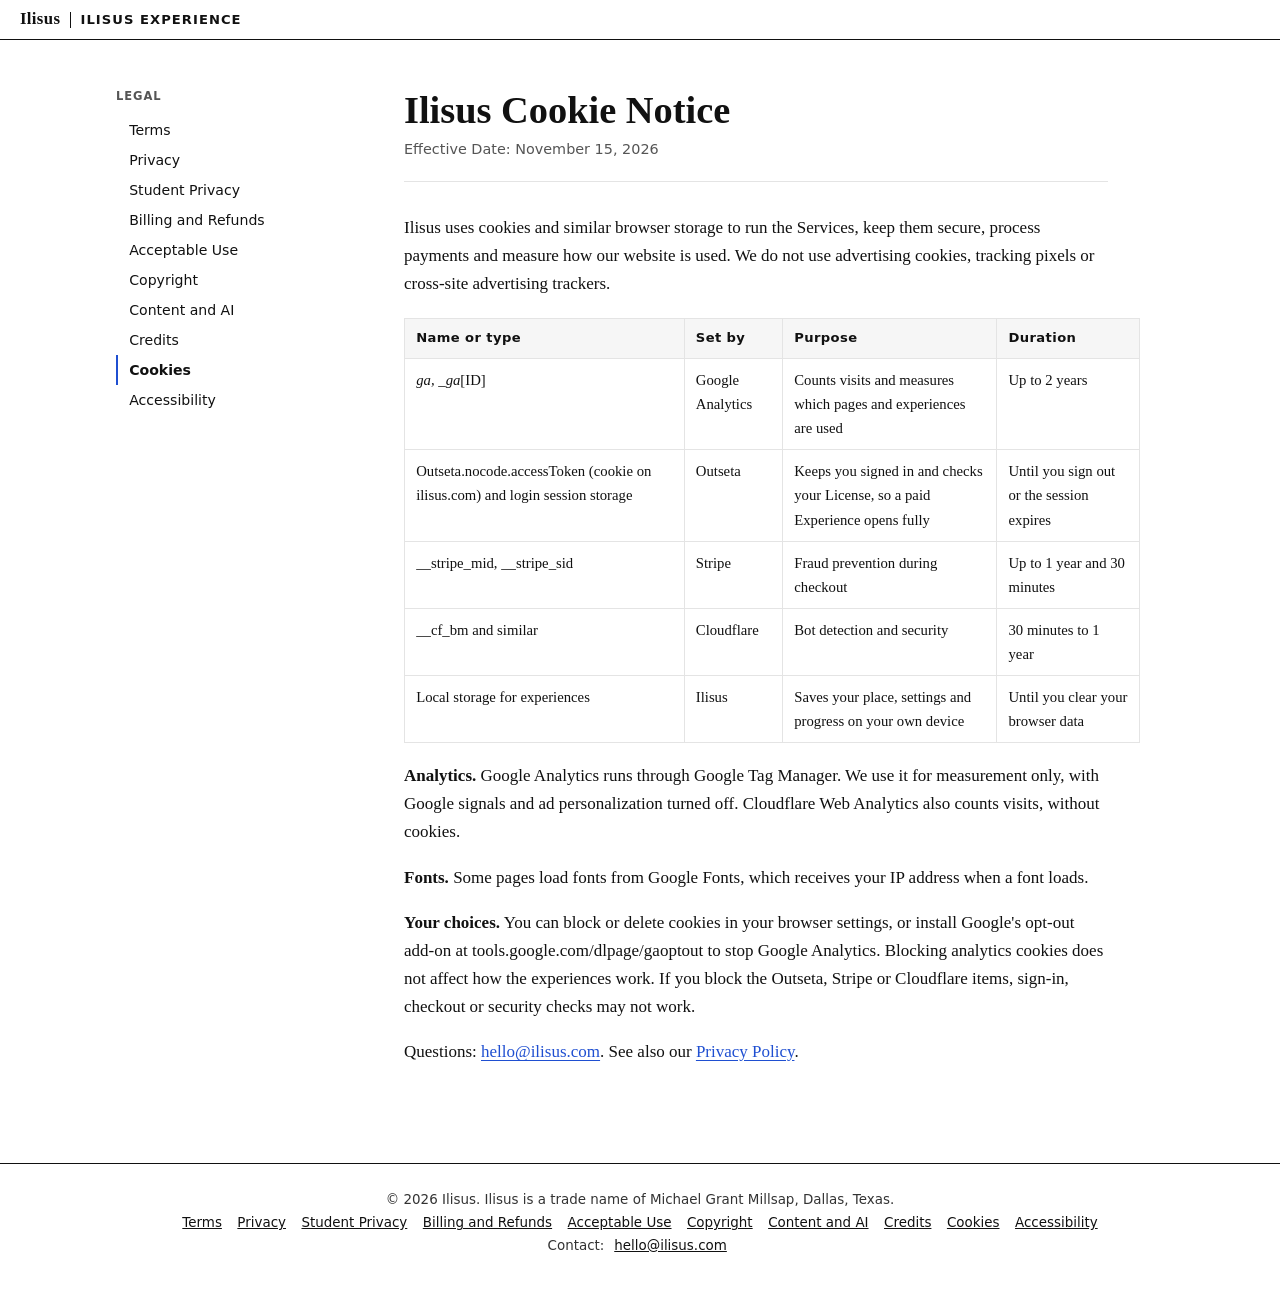
<file: cookies/index.html>
<!DOCTYPE html>
<html lang="en">
<head>
<script async src="https://www.googletagmanager.com/gtm.js?id=GTM-TNP3S9NT"></script>
<script>window.dataLayer = window.dataLayer || []; function gtag(){dataLayer.push(arguments);} gtag('js', new Date());</script>

<meta charset="utf-8"><meta name="robots" content="noindex, nofollow, noarchive">
<meta name="viewport" content="width=device-width, initial-scale=1">
<title>Ilisus Cookie Notice | Ilisus</title>
<meta name="description" content="Ilisus Cookie Notice for Ilisus interactive learning experiences.">
<link rel="canonical" href="../cookies/">
<style>
:root{--ink:#111;--muted:#555;--rule:#e4e4e4;--blue:#1f4fd1;--yellow:#f2c230;--paper:#fff}
*{box-sizing:border-box}
html{-webkit-text-size-adjust:100%}
body{margin:0;background:var(--paper);color:var(--ink);font:17px/1.65 Georgia,"Times New Roman",serif}
.bar{position:sticky;top:0;z-index:5;background:#fff;border-bottom:1px solid #111;display:flex;align-items:center;gap:.6rem;padding:.7rem 1.25rem;font:600 .82rem/1 "Hanken Grotesk",system-ui,-apple-system,"Segoe UI",sans-serif;letter-spacing:.08em;text-transform:uppercase}
.bar a{color:#111;text-decoration:none}
.bar .mark{font:700 1.05rem/1 "Playfair Display",Georgia,serif;letter-spacing:.02em;text-transform:none}
.bar .sep{width:1px;height:1rem;background:#111}
.wrap{display:grid;grid-template-columns:15rem minmax(0,46rem);gap:3rem;max-width:68rem;margin:0 auto;padding:3rem 1.25rem 5rem}
nav.side{position:sticky;top:4.5rem;align-self:start;font:.88rem/1.5 system-ui,-apple-system,"Segoe UI",sans-serif}
nav.side p{margin:0 0 .6rem;font-weight:700;letter-spacing:.08em;text-transform:uppercase;font-size:.72rem;color:var(--muted)}
nav.side a{display:block;padding:.28rem 0 .28rem .7rem;color:#111;text-decoration:none;border-left:2px solid transparent}
nav.side a:hover{border-left-color:var(--yellow)}
nav.side a[aria-current=page]{border-left-color:var(--blue);font-weight:700}
main h1{font:700 2.4rem/1.15 "Playfair Display",Georgia,serif;margin:0 0 .4rem}
main .eff{color:var(--muted);font:.9rem/1.4 system-ui,sans-serif;margin:0 0 2rem;padding-bottom:1.4rem;border-bottom:1px solid var(--rule)}
main h3{font:700 1.3rem/1.3 "Playfair Display",Georgia,serif;margin:2.4rem 0 .6rem}
main p,main li{max-width:44rem}
main a{color:var(--blue);text-underline-offset:.15em}
main blockquote{margin:1.2rem 0;padding:.9rem 1.1rem;border-left:4px solid var(--yellow);background:#fbfaf5}
main{min-width:0}
main table{border-collapse:collapse;width:100%;margin:1.2rem 0;font-size:.92rem;display:block;overflow-x:auto}
main th,main td{border:1px solid var(--rule);padding:.55rem .7rem;text-align:left;vertical-align:top}
main th{background:#f6f6f6;font-family:system-ui,sans-serif;font-size:.82rem;letter-spacing:.03em}
main strong{font-weight:700}
.caps{font-size:.93rem}
footer{border-top:1px solid #111;padding:1.6rem 1.25rem 2.4rem;font:.84rem/1.7 system-ui,sans-serif;color:#333;text-align:center}
footer a{color:#111;margin:0 .35rem}
.skip{position:absolute;left:-999px}
.skip:focus{left:1rem;top:1rem;background:#fff;padding:.5rem;z-index:10}
@media (max-width:860px){.wrap{grid-template-columns:1fr;gap:1.5rem;padding-top:1.8rem}nav.side{position:static;border-bottom:1px solid var(--rule);padding-bottom:1rem}main h1{font-size:1.9rem}}
@media print{.bar,nav.side,footer{display:none}.wrap{display:block;padding:0}}
@media (prefers-reduced-motion:reduce){*{scroll-behavior:auto}}
</style>
</head>
<body>
<a class="skip" href="#main">Skip to content</a>
<header class="bar"><a class="mark" href="../">Ilisus</a><span class="sep" aria-hidden="true"></span><span>Ilisus Experience</span></header>
<div class="wrap">
<nav class="side" aria-label="Legal pages"><p>Legal</p>
<a href="../terms/">Terms</a>
<a href="../privacy/">Privacy</a>
<a href="../student-privacy/">Student Privacy</a>
<a href="../billing/">Billing and Refunds</a>
<a href="../acceptable-use/">Acceptable Use</a>
<a href="../copyright/">Copyright</a>
<a href="../content-and-ai/">Content and AI</a>
<a href="../credits/">Credits</a>
<a href="../cookies/" aria-current=page>Cookies</a>
<a href="../accessibility/">Accessibility</a>
</nav>
<main id="main">
<h1>Ilisus Cookie Notice</h1>
<p class="eff">Effective Date: November 15, 2026</p>
<p>Ilisus uses cookies and similar browser storage to run the Services, keep them secure, process payments and measure how our website is used. We do not use advertising cookies, tracking pixels or cross-site advertising trackers.</p>
<table>
<thead>
<tr>
<th>Name or type</th>
<th>Set by</th>
<th>Purpose</th>
<th>Duration</th>
</tr>
</thead>
<tbody>
<tr>
<td><em>ga, _ga</em>[ID]</td>
<td>Google Analytics</td>
<td>Counts visits and measures which pages and experiences are used</td>
<td>Up to 2 years</td>
</tr>
<tr>
<td>Outseta.nocode.accessToken (cookie on ilisus.com) and login session storage</td>
<td>Outseta</td>
<td>Keeps you signed in and checks your License, so a paid Experience opens fully</td>
<td>Until you sign out or the session expires</td>
</tr>
<tr>
<td>__stripe_mid, __stripe_sid</td>
<td>Stripe</td>
<td>Fraud prevention during checkout</td>
<td>Up to 1 year and 30 minutes</td>
</tr>
<tr>
<td>__cf_bm and similar</td>
<td>Cloudflare</td>
<td>Bot detection and security</td>
<td>30 minutes to 1 year</td>
</tr>
<tr>
<td>Local storage for experiences</td>
<td>Ilisus</td>
<td>Saves your place, settings and progress on your own device</td>
<td>Until you clear your browser data</td>
</tr>
</tbody>
</table>
<p><strong>Analytics.</strong> Google Analytics runs through Google Tag Manager. We use it for measurement only, with Google signals and ad personalization turned off. Cloudflare Web Analytics also counts visits, without cookies.</p>
<p><strong>Fonts.</strong> Some pages load fonts from Google Fonts, which receives your IP address when a font loads.</p>
<p><strong>Your choices.</strong> You can block or delete cookies in your browser settings, or install Google's opt-out add-on at tools.google.com/dlpage/gaoptout to stop Google Analytics. Blocking analytics cookies does not affect how the experiences work. If you block the Outseta, Stripe or Cloudflare items, sign-in, checkout or security checks may not work.</p>
<p>Questions: <a href="mailto:hello@ilisus.com">hello@ilisus.com</a>. See also our <a href="../privacy/">Privacy Policy</a>.</p>
</main>
</div>
<footer>
<div>&copy; 2026 Ilisus. Ilisus is a trade name of Michael Grant Millsap, Dallas, Texas.</div>
<div><a href="../terms/">Terms</a> <a href="../privacy/">Privacy</a> <a href="../student-privacy/">Student Privacy</a> <a href="../billing/">Billing and Refunds</a> <a href="../acceptable-use/">Acceptable Use</a> <a href="../copyright/">Copyright</a> <a href="../content-and-ai/">Content and AI</a> <a href="../credits/">Credits</a> <a href="../cookies/">Cookies</a> <a href="../accessibility/">Accessibility</a></div>
<div>Contact: <a href="mailto:hello@ilisus.com">hello@ilisus.com</a></div>
</footer>
</body>
</html>
</file>
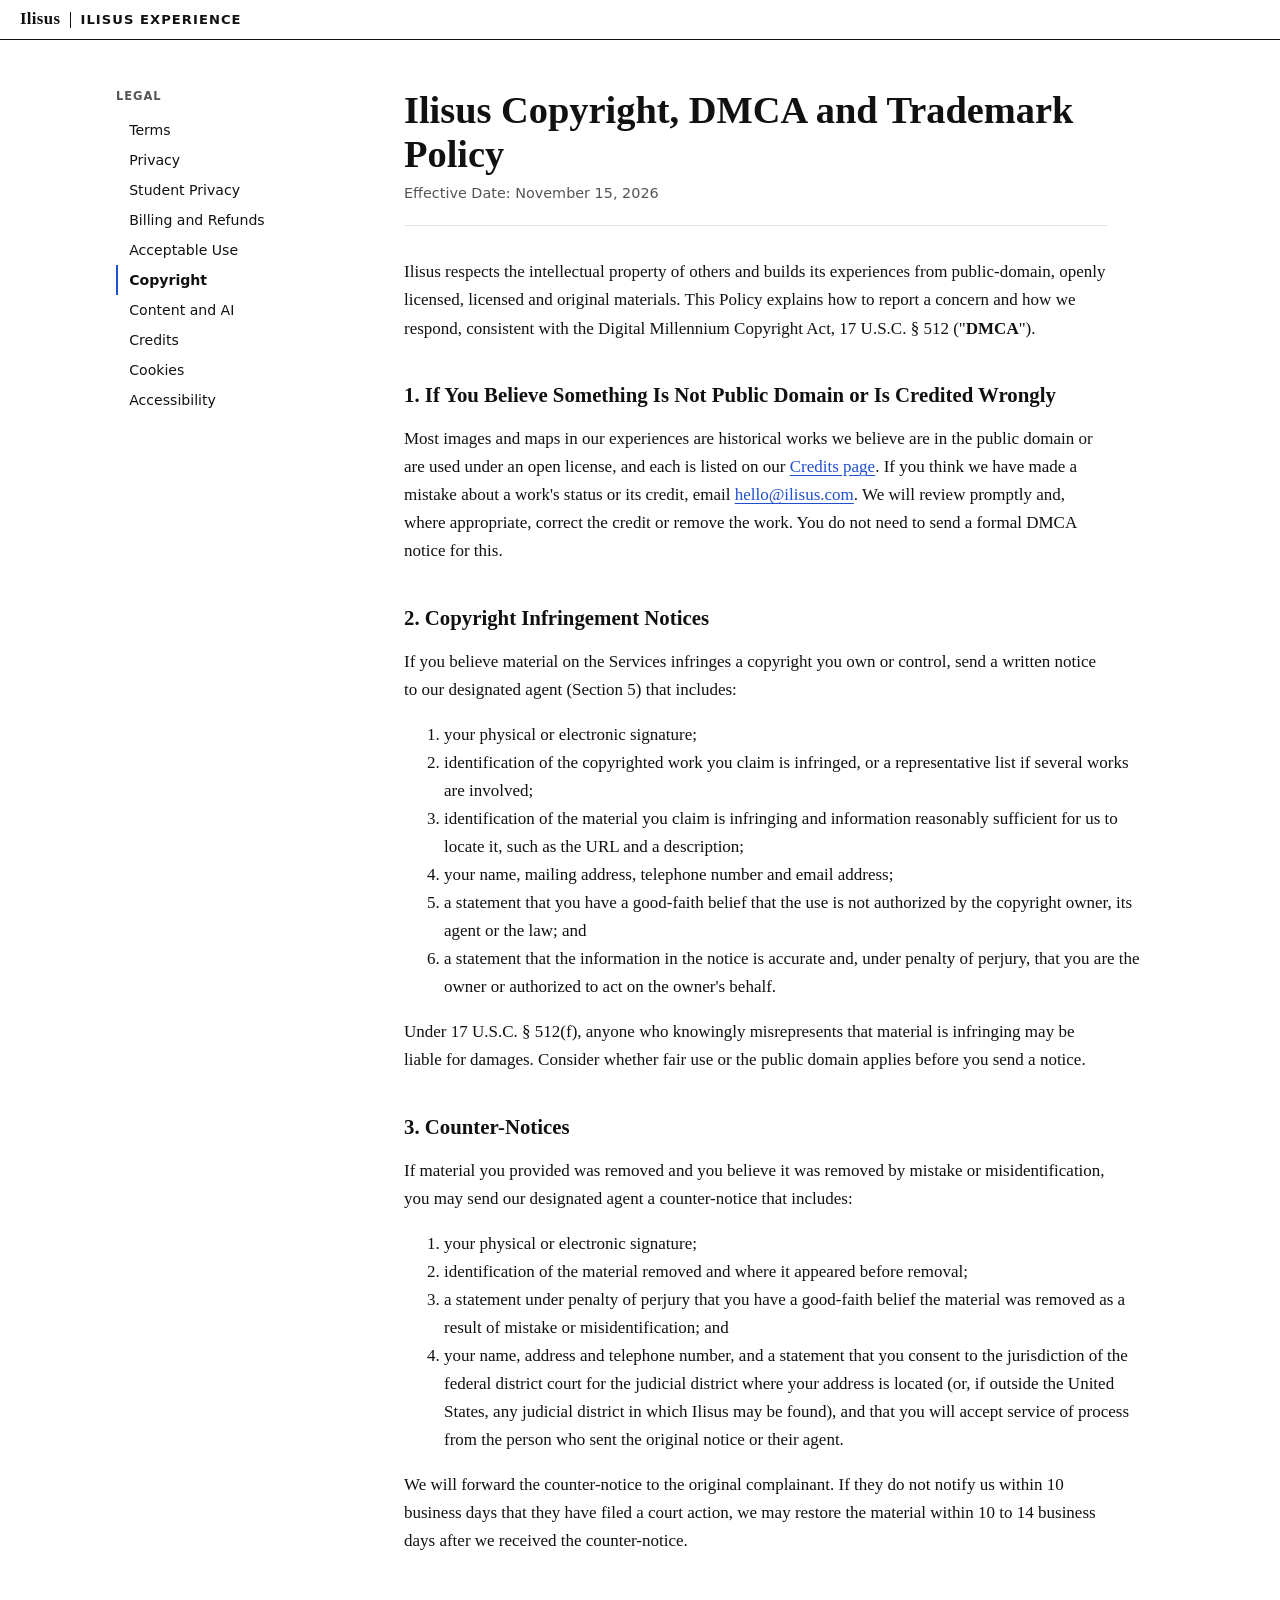
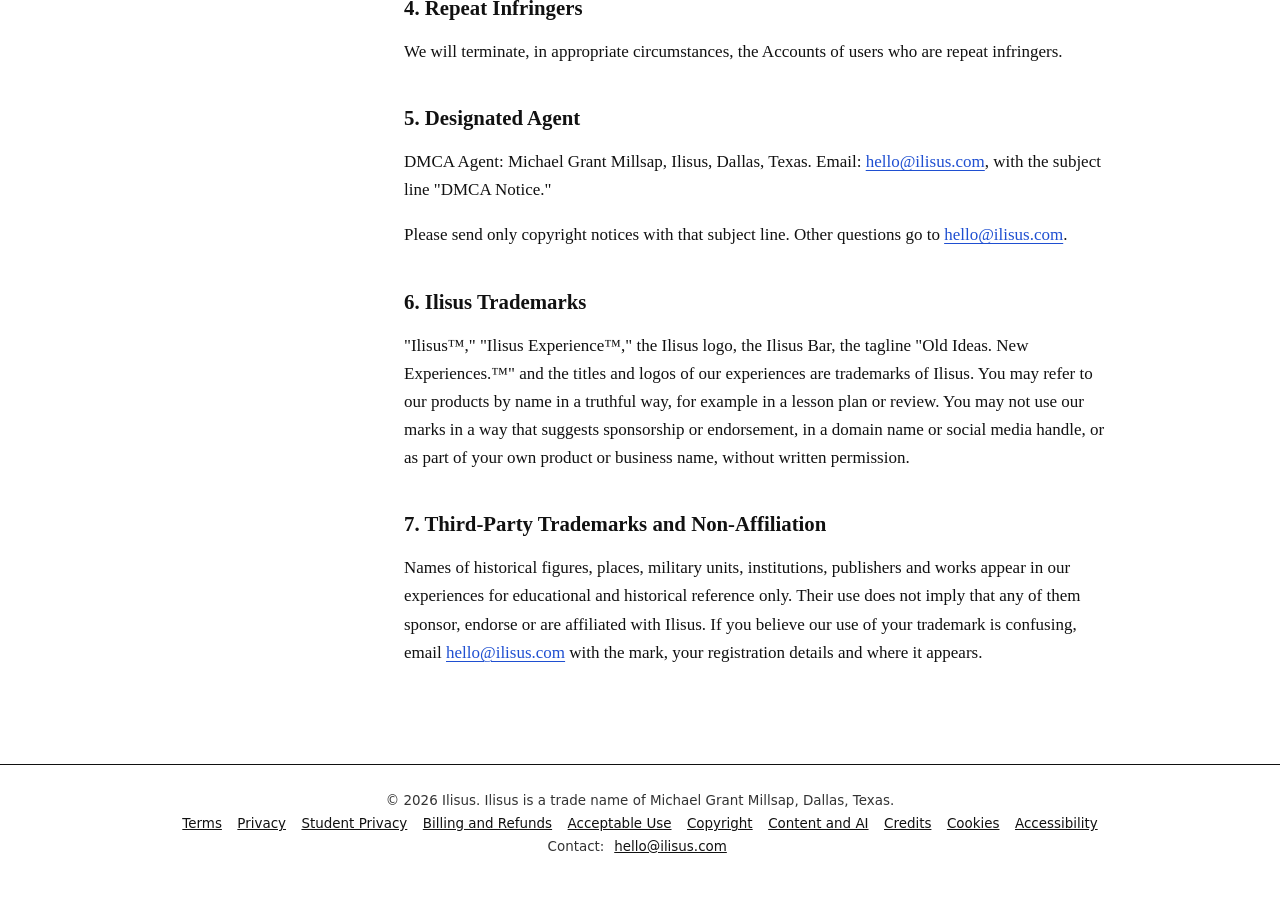
<file: copyright/index.html>
<!DOCTYPE html>
<html lang="en">
<head>
<script async src="https://www.googletagmanager.com/gtm.js?id=GTM-TNP3S9NT"></script>
<script>window.dataLayer = window.dataLayer || []; function gtag(){dataLayer.push(arguments);} gtag('js', new Date());</script>

<meta charset="utf-8"><meta name="robots" content="noindex, nofollow, noarchive">
<meta name="viewport" content="width=device-width, initial-scale=1">
<title>Ilisus Copyright, DMCA and Trademark Policy | Ilisus</title>
<meta name="description" content="Ilisus Copyright, DMCA and Trademark Policy for Ilisus interactive learning experiences.">
<link rel="canonical" href="../copyright/">
<style>
:root{--ink:#111;--muted:#555;--rule:#e4e4e4;--blue:#1f4fd1;--yellow:#f2c230;--paper:#fff}
*{box-sizing:border-box}
html{-webkit-text-size-adjust:100%}
body{margin:0;background:var(--paper);color:var(--ink);font:17px/1.65 Georgia,"Times New Roman",serif}
.bar{position:sticky;top:0;z-index:5;background:#fff;border-bottom:1px solid #111;display:flex;align-items:center;gap:.6rem;padding:.7rem 1.25rem;font:600 .82rem/1 "Hanken Grotesk",system-ui,-apple-system,"Segoe UI",sans-serif;letter-spacing:.08em;text-transform:uppercase}
.bar a{color:#111;text-decoration:none}
.bar .mark{font:700 1.05rem/1 "Playfair Display",Georgia,serif;letter-spacing:.02em;text-transform:none}
.bar .sep{width:1px;height:1rem;background:#111}
.wrap{display:grid;grid-template-columns:15rem minmax(0,46rem);gap:3rem;max-width:68rem;margin:0 auto;padding:3rem 1.25rem 5rem}
nav.side{position:sticky;top:4.5rem;align-self:start;font:.88rem/1.5 system-ui,-apple-system,"Segoe UI",sans-serif}
nav.side p{margin:0 0 .6rem;font-weight:700;letter-spacing:.08em;text-transform:uppercase;font-size:.72rem;color:var(--muted)}
nav.side a{display:block;padding:.28rem 0 .28rem .7rem;color:#111;text-decoration:none;border-left:2px solid transparent}
nav.side a:hover{border-left-color:var(--yellow)}
nav.side a[aria-current=page]{border-left-color:var(--blue);font-weight:700}
main h1{font:700 2.4rem/1.15 "Playfair Display",Georgia,serif;margin:0 0 .4rem}
main .eff{color:var(--muted);font:.9rem/1.4 system-ui,sans-serif;margin:0 0 2rem;padding-bottom:1.4rem;border-bottom:1px solid var(--rule)}
main h3{font:700 1.3rem/1.3 "Playfair Display",Georgia,serif;margin:2.4rem 0 .6rem}
main p,main li{max-width:44rem}
main a{color:var(--blue);text-underline-offset:.15em}
main blockquote{margin:1.2rem 0;padding:.9rem 1.1rem;border-left:4px solid var(--yellow);background:#fbfaf5}
main{min-width:0}
main table{border-collapse:collapse;width:100%;margin:1.2rem 0;font-size:.92rem;display:block;overflow-x:auto}
main th,main td{border:1px solid var(--rule);padding:.55rem .7rem;text-align:left;vertical-align:top}
main th{background:#f6f6f6;font-family:system-ui,sans-serif;font-size:.82rem;letter-spacing:.03em}
main strong{font-weight:700}
.caps{font-size:.93rem}
footer{border-top:1px solid #111;padding:1.6rem 1.25rem 2.4rem;font:.84rem/1.7 system-ui,sans-serif;color:#333;text-align:center}
footer a{color:#111;margin:0 .35rem}
.skip{position:absolute;left:-999px}
.skip:focus{left:1rem;top:1rem;background:#fff;padding:.5rem;z-index:10}
@media (max-width:860px){.wrap{grid-template-columns:1fr;gap:1.5rem;padding-top:1.8rem}nav.side{position:static;border-bottom:1px solid var(--rule);padding-bottom:1rem}main h1{font-size:1.9rem}}
@media print{.bar,nav.side,footer{display:none}.wrap{display:block;padding:0}}
@media (prefers-reduced-motion:reduce){*{scroll-behavior:auto}}
</style>
</head>
<body>
<a class="skip" href="#main">Skip to content</a>
<header class="bar"><a class="mark" href="../">Ilisus</a><span class="sep" aria-hidden="true"></span><span>Ilisus Experience</span></header>
<div class="wrap">
<nav class="side" aria-label="Legal pages"><p>Legal</p>
<a href="../terms/">Terms</a>
<a href="../privacy/">Privacy</a>
<a href="../student-privacy/">Student Privacy</a>
<a href="../billing/">Billing and Refunds</a>
<a href="../acceptable-use/">Acceptable Use</a>
<a href="../copyright/" aria-current=page>Copyright</a>
<a href="../content-and-ai/">Content and AI</a>
<a href="../credits/">Credits</a>
<a href="../cookies/">Cookies</a>
<a href="../accessibility/">Accessibility</a>
</nav>
<main id="main">
<h1>Ilisus Copyright, DMCA and Trademark Policy</h1>
<p class="eff">Effective Date: November 15, 2026</p>
<p>Ilisus respects the intellectual property of others and builds its experiences from public-domain, openly licensed, licensed and original materials. This Policy explains how to report a concern and how we respond, consistent with the Digital Millennium Copyright Act, 17 U.S.C. § 512 ("<strong>DMCA</strong>").</p>
<h3>1. If You Believe Something Is Not Public Domain or Is Credited Wrongly</h3>
<p>Most images and maps in our experiences are historical works we believe are in the public domain or are used under an open license, and each is listed on our <a href="../credits/">Credits page</a>. If you think we have made a mistake about a work's status or its credit, email <a href="mailto:hello@ilisus.com">hello@ilisus.com</a>. We will review promptly and, where appropriate, correct the credit or remove the work. You do not need to send a formal DMCA notice for this.</p>
<h3>2. Copyright Infringement Notices</h3>
<p>If you believe material on the Services infringes a copyright you own or control, send a written notice to our designated agent (Section 5) that includes:</p>
<ol>
<li>your physical or electronic signature;</li>
<li>identification of the copyrighted work you claim is infringed, or a representative list if several works are involved;</li>
<li>identification of the material you claim is infringing and information reasonably sufficient for us to locate it, such as the URL and a description;</li>
<li>your name, mailing address, telephone number and email address;</li>
<li>a statement that you have a good-faith belief that the use is not authorized by the copyright owner, its agent or the law; and</li>
<li>a statement that the information in the notice is accurate and, under penalty of perjury, that you are the owner or authorized to act on the owner's behalf.</li>
</ol>
<p>Under 17 U.S.C. § 512(f), anyone who knowingly misrepresents that material is infringing may be liable for damages. Consider whether fair use or the public domain applies before you send a notice.</p>
<h3>3. Counter-Notices</h3>
<p>If material you provided was removed and you believe it was removed by mistake or misidentification, you may send our designated agent a counter-notice that includes:</p>
<ol>
<li>your physical or electronic signature;</li>
<li>identification of the material removed and where it appeared before removal;</li>
<li>a statement under penalty of perjury that you have a good-faith belief the material was removed as a result of mistake or misidentification; and</li>
<li>your name, address and telephone number, and a statement that you consent to the jurisdiction of the federal district court for the judicial district where your address is located (or, if outside the United States, any judicial district in which Ilisus may be found), and that you will accept service of process from the person who sent the original notice or their agent.</li>
</ol>
<p>We will forward the counter-notice to the original complainant. If they do not notify us within 10 business days that they have filed a court action, we may restore the material within 10 to 14 business days after we received the counter-notice.</p>
<h3>4. Repeat Infringers</h3>
<p>We will terminate, in appropriate circumstances, the Accounts of users who are repeat infringers.</p>
<h3>5. Designated Agent</h3>
<p>DMCA Agent: Michael Grant Millsap, Ilisus, Dallas, Texas. Email: <a href="mailto:hello@ilisus.com">hello@ilisus.com</a>, with the subject line "DMCA Notice."</p>
<p>Please send only copyright notices with that subject line. Other questions go to <a href="mailto:hello@ilisus.com">hello@ilisus.com</a>.</p>
<h3>6. Ilisus Trademarks</h3>
<p>"Ilisus™," "Ilisus Experience™," the Ilisus logo, the Ilisus Bar, the tagline "Old Ideas. New Experiences.™" and the titles and logos of our experiences are trademarks of Ilisus. You may refer to our products by name in a truthful way, for example in a lesson plan or review. You may not use our marks in a way that suggests sponsorship or endorsement, in a domain name or social media handle, or as part of your own product or business name, without written permission.</p>
<h3>7. Third-Party Trademarks and Non-Affiliation</h3>
<p>Names of historical figures, places, military units, institutions, publishers and works appear in our experiences for educational and historical reference only. Their use does not imply that any of them sponsor, endorse or are affiliated with Ilisus. If you believe our use of your trademark is confusing, email <a href="mailto:hello@ilisus.com">hello@ilisus.com</a> with the mark, your registration details and where it appears.</p>
</main>
</div>
<footer>
<div>&copy; 2026 Ilisus. Ilisus is a trade name of Michael Grant Millsap, Dallas, Texas.</div>
<div><a href="../terms/">Terms</a> <a href="../privacy/">Privacy</a> <a href="../student-privacy/">Student Privacy</a> <a href="../billing/">Billing and Refunds</a> <a href="../acceptable-use/">Acceptable Use</a> <a href="../copyright/">Copyright</a> <a href="../content-and-ai/">Content and AI</a> <a href="../credits/">Credits</a> <a href="../cookies/">Cookies</a> <a href="../accessibility/">Accessibility</a></div>
<div>Contact: <a href="mailto:hello@ilisus.com">hello@ilisus.com</a></div>
</footer>
</body>
</html>
</file>
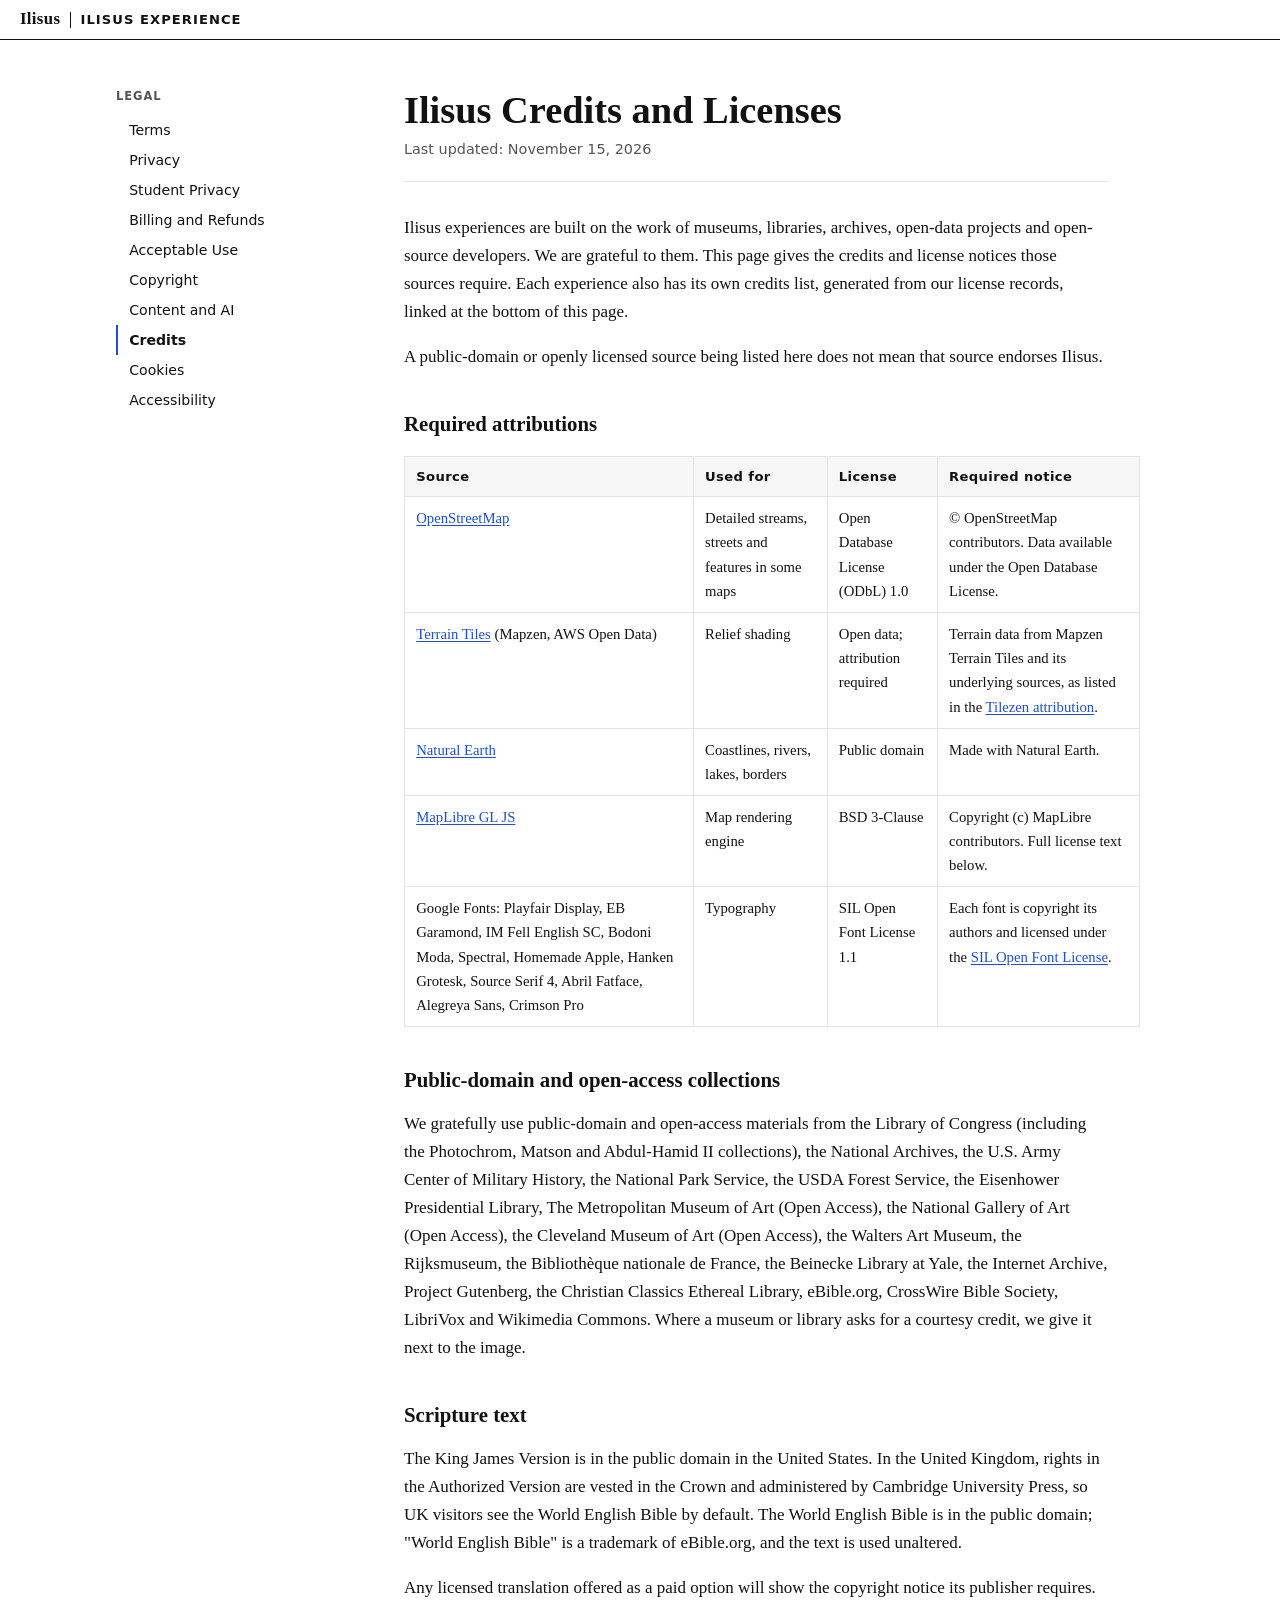
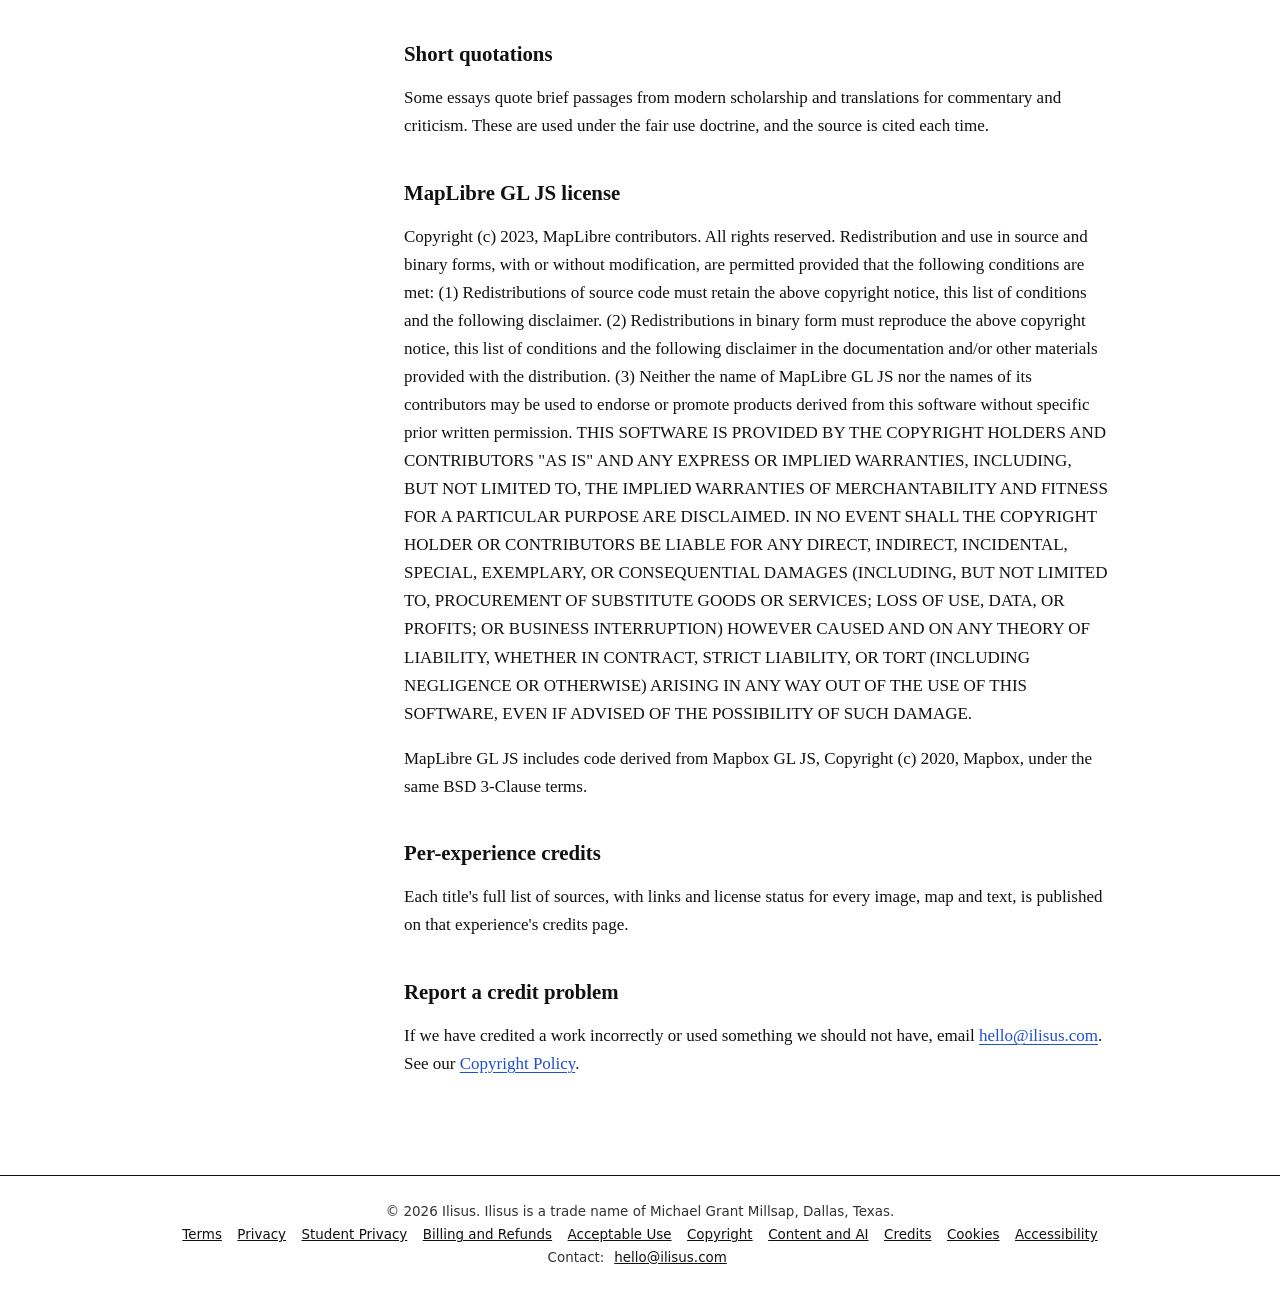
<file: credits/index.html>
<!DOCTYPE html>
<html lang="en">
<head>
<script async src="https://www.googletagmanager.com/gtm.js?id=GTM-TNP3S9NT"></script>
<script>window.dataLayer = window.dataLayer || []; function gtag(){dataLayer.push(arguments);} gtag('js', new Date());</script>

<meta charset="utf-8"><meta name="robots" content="noindex, nofollow, noarchive">
<meta name="viewport" content="width=device-width, initial-scale=1">
<title>Ilisus Credits and Licenses | Ilisus</title>
<meta name="description" content="Ilisus Credits and Licenses for Ilisus interactive learning experiences.">
<link rel="canonical" href="../credits/">
<style>
:root{--ink:#111;--muted:#555;--rule:#e4e4e4;--blue:#1f4fd1;--yellow:#f2c230;--paper:#fff}
*{box-sizing:border-box}
html{-webkit-text-size-adjust:100%}
body{margin:0;background:var(--paper);color:var(--ink);font:17px/1.65 Georgia,"Times New Roman",serif}
.bar{position:sticky;top:0;z-index:5;background:#fff;border-bottom:1px solid #111;display:flex;align-items:center;gap:.6rem;padding:.7rem 1.25rem;font:600 .82rem/1 "Hanken Grotesk",system-ui,-apple-system,"Segoe UI",sans-serif;letter-spacing:.08em;text-transform:uppercase}
.bar a{color:#111;text-decoration:none}
.bar .mark{font:700 1.05rem/1 "Playfair Display",Georgia,serif;letter-spacing:.02em;text-transform:none}
.bar .sep{width:1px;height:1rem;background:#111}
.wrap{display:grid;grid-template-columns:15rem minmax(0,46rem);gap:3rem;max-width:68rem;margin:0 auto;padding:3rem 1.25rem 5rem}
nav.side{position:sticky;top:4.5rem;align-self:start;font:.88rem/1.5 system-ui,-apple-system,"Segoe UI",sans-serif}
nav.side p{margin:0 0 .6rem;font-weight:700;letter-spacing:.08em;text-transform:uppercase;font-size:.72rem;color:var(--muted)}
nav.side a{display:block;padding:.28rem 0 .28rem .7rem;color:#111;text-decoration:none;border-left:2px solid transparent}
nav.side a:hover{border-left-color:var(--yellow)}
nav.side a[aria-current=page]{border-left-color:var(--blue);font-weight:700}
main h1{font:700 2.4rem/1.15 "Playfair Display",Georgia,serif;margin:0 0 .4rem}
main .eff{color:var(--muted);font:.9rem/1.4 system-ui,sans-serif;margin:0 0 2rem;padding-bottom:1.4rem;border-bottom:1px solid var(--rule)}
main h3{font:700 1.3rem/1.3 "Playfair Display",Georgia,serif;margin:2.4rem 0 .6rem}
main p,main li{max-width:44rem}
main a{color:var(--blue);text-underline-offset:.15em}
main blockquote{margin:1.2rem 0;padding:.9rem 1.1rem;border-left:4px solid var(--yellow);background:#fbfaf5}
main{min-width:0}
main table{border-collapse:collapse;width:100%;margin:1.2rem 0;font-size:.92rem;display:block;overflow-x:auto}
main th,main td{border:1px solid var(--rule);padding:.55rem .7rem;text-align:left;vertical-align:top}
main th{background:#f6f6f6;font-family:system-ui,sans-serif;font-size:.82rem;letter-spacing:.03em}
main strong{font-weight:700}
.caps{font-size:.93rem}
footer{border-top:1px solid #111;padding:1.6rem 1.25rem 2.4rem;font:.84rem/1.7 system-ui,sans-serif;color:#333;text-align:center}
footer a{color:#111;margin:0 .35rem}
.skip{position:absolute;left:-999px}
.skip:focus{left:1rem;top:1rem;background:#fff;padding:.5rem;z-index:10}
@media (max-width:860px){.wrap{grid-template-columns:1fr;gap:1.5rem;padding-top:1.8rem}nav.side{position:static;border-bottom:1px solid var(--rule);padding-bottom:1rem}main h1{font-size:1.9rem}}
@media print{.bar,nav.side,footer{display:none}.wrap{display:block;padding:0}}
@media (prefers-reduced-motion:reduce){*{scroll-behavior:auto}}
</style>
</head>
<body>
<a class="skip" href="#main">Skip to content</a>
<header class="bar"><a class="mark" href="../">Ilisus</a><span class="sep" aria-hidden="true"></span><span>Ilisus Experience</span></header>
<div class="wrap">
<nav class="side" aria-label="Legal pages"><p>Legal</p>
<a href="../terms/">Terms</a>
<a href="../privacy/">Privacy</a>
<a href="../student-privacy/">Student Privacy</a>
<a href="../billing/">Billing and Refunds</a>
<a href="../acceptable-use/">Acceptable Use</a>
<a href="../copyright/">Copyright</a>
<a href="../content-and-ai/">Content and AI</a>
<a href="../credits/" aria-current=page>Credits</a>
<a href="../cookies/">Cookies</a>
<a href="../accessibility/">Accessibility</a>
</nav>
<main id="main">
<h1>Ilisus Credits and Licenses</h1>
<p class="eff">Last updated: November 15, 2026</p>
<p>Ilisus experiences are built on the work of museums, libraries, archives, open-data projects and open-source developers. We are grateful to them. This page gives the credits and license notices those sources require. Each experience also has its own credits list, generated from our license records, linked at the bottom of this page.</p>
<p>A public-domain or openly licensed source being listed here does not mean that source endorses Ilisus.</p>
<h3>Required attributions</h3>
<table>
<thead>
<tr>
<th>Source</th>
<th>Used for</th>
<th>License</th>
<th>Required notice</th>
</tr>
</thead>
<tbody>
<tr>
<td><a href="https://www.openstreetmap.org/copyright">OpenStreetMap</a></td>
<td>Detailed streams, streets and features in some maps</td>
<td>Open Database License (ODbL) 1.0</td>
<td>© OpenStreetMap contributors. Data available under the Open Database License.</td>
</tr>
<tr>
<td><a href="https://registry.opendata.aws/terrain-tiles/">Terrain Tiles</a> (Mapzen, AWS Open Data)</td>
<td>Relief shading</td>
<td>Open data; attribution required</td>
<td>Terrain data from Mapzen Terrain Tiles and its underlying sources, as listed in the <a href="https://github.com/tilezen/joerd/blob/master/docs/attribution.md">Tilezen attribution</a>.</td>
</tr>
<tr>
<td><a href="https://www.naturalearthdata.com/">Natural Earth</a></td>
<td>Coastlines, rivers, lakes, borders</td>
<td>Public domain</td>
<td>Made with Natural Earth.</td>
</tr>
<tr>
<td><a href="https://github.com/maplibre/maplibre-gl-js">MapLibre GL JS</a></td>
<td>Map rendering engine</td>
<td>BSD 3-Clause</td>
<td>Copyright (c) MapLibre contributors. Full license text below.</td>
</tr>
<tr>
<td>Google Fonts: Playfair Display, EB Garamond, IM Fell English SC, Bodoni Moda, Spectral, Homemade Apple, Hanken Grotesk, Source Serif 4, Abril Fatface, Alegreya Sans, Crimson Pro</td>
<td>Typography</td>
<td>SIL Open Font License 1.1</td>
<td>Each font is copyright its authors and licensed under the <a href="https://openfontlicense.org">SIL Open Font License</a>.</td>
</tr>
</tbody>
</table>
<h3>Public-domain and open-access collections</h3>
<p>We gratefully use public-domain and open-access materials from the Library of Congress (including the Photochrom, Matson and Abdul-Hamid II collections), the National Archives, the U.S. Army Center of Military History, the National Park Service, the USDA Forest Service, the Eisenhower Presidential Library, The Metropolitan Museum of Art (Open Access), the National Gallery of Art (Open Access), the Cleveland Museum of Art (Open Access), the Walters Art Museum, the Rijksmuseum, the Bibliothèque nationale de France, the Beinecke Library at Yale, the Internet Archive, Project Gutenberg, the Christian Classics Ethereal Library, eBible.org, CrossWire Bible Society, LibriVox and Wikimedia Commons. Where a museum or library asks for a courtesy credit, we give it next to the image.</p>
<h3>Scripture text</h3>
<p>The King James Version is in the public domain in the United States. In the United Kingdom, rights in the Authorized Version are vested in the Crown and administered by Cambridge University Press, so UK visitors see the World English Bible by default. The World English Bible is in the public domain; "World English Bible" is a trademark of eBible.org, and the text is used unaltered.</p>
<p>Any licensed translation offered as a paid option will show the copyright notice its publisher requires.</p>
<h3>Short quotations</h3>
<p>Some essays quote brief passages from modern scholarship and translations for commentary and criticism. These are used under the fair use doctrine, and the source is cited each time.</p>
<h3>MapLibre GL JS license</h3>
<p>Copyright (c) 2023, MapLibre contributors. All rights reserved. Redistribution and use in source and binary forms, with or without modification, are permitted provided that the following conditions are met: (1) Redistributions of source code must retain the above copyright notice, this list of conditions and the following disclaimer. (2) Redistributions in binary form must reproduce the above copyright notice, this list of conditions and the following disclaimer in the documentation and/or other materials provided with the distribution. (3) Neither the name of MapLibre GL JS nor the names of its contributors may be used to endorse or promote products derived from this software without specific prior written permission. THIS SOFTWARE IS PROVIDED BY THE COPYRIGHT HOLDERS AND CONTRIBUTORS "AS IS" AND ANY EXPRESS OR IMPLIED WARRANTIES, INCLUDING, BUT NOT LIMITED TO, THE IMPLIED WARRANTIES OF MERCHANTABILITY AND FITNESS FOR A PARTICULAR PURPOSE ARE DISCLAIMED. IN NO EVENT SHALL THE COPYRIGHT HOLDER OR CONTRIBUTORS BE LIABLE FOR ANY DIRECT, INDIRECT, INCIDENTAL, SPECIAL, EXEMPLARY, OR CONSEQUENTIAL DAMAGES (INCLUDING, BUT NOT LIMITED TO, PROCUREMENT OF SUBSTITUTE GOODS OR SERVICES; LOSS OF USE, DATA, OR PROFITS; OR BUSINESS INTERRUPTION) HOWEVER CAUSED AND ON ANY THEORY OF LIABILITY, WHETHER IN CONTRACT, STRICT LIABILITY, OR TORT (INCLUDING NEGLIGENCE OR OTHERWISE) ARISING IN ANY WAY OUT OF THE USE OF THIS SOFTWARE, EVEN IF ADVISED OF THE POSSIBILITY OF SUCH DAMAGE.</p>
<p>MapLibre GL JS includes code derived from Mapbox GL JS, Copyright (c) 2020, Mapbox, under the same BSD 3-Clause terms.</p>
<h3>Per-experience credits</h3>
<p>Each title's full list of sources, with links and license status for every image, map and text, is published on that experience's credits page.</p>
<h3>Report a credit problem</h3>
<p>If we have credited a work incorrectly or used something we should not have, email <a href="mailto:hello@ilisus.com">hello@ilisus.com</a>. See our <a href="../copyright/">Copyright Policy</a>.</p>
</main>
</div>
<footer>
<div>&copy; 2026 Ilisus. Ilisus is a trade name of Michael Grant Millsap, Dallas, Texas.</div>
<div><a href="../terms/">Terms</a> <a href="../privacy/">Privacy</a> <a href="../student-privacy/">Student Privacy</a> <a href="../billing/">Billing and Refunds</a> <a href="../acceptable-use/">Acceptable Use</a> <a href="../copyright/">Copyright</a> <a href="../content-and-ai/">Content and AI</a> <a href="../credits/">Credits</a> <a href="../cookies/">Cookies</a> <a href="../accessibility/">Accessibility</a></div>
<div>Contact: <a href="mailto:hello@ilisus.com">hello@ilisus.com</a></div>
</footer>
</body>
</html>
</file>
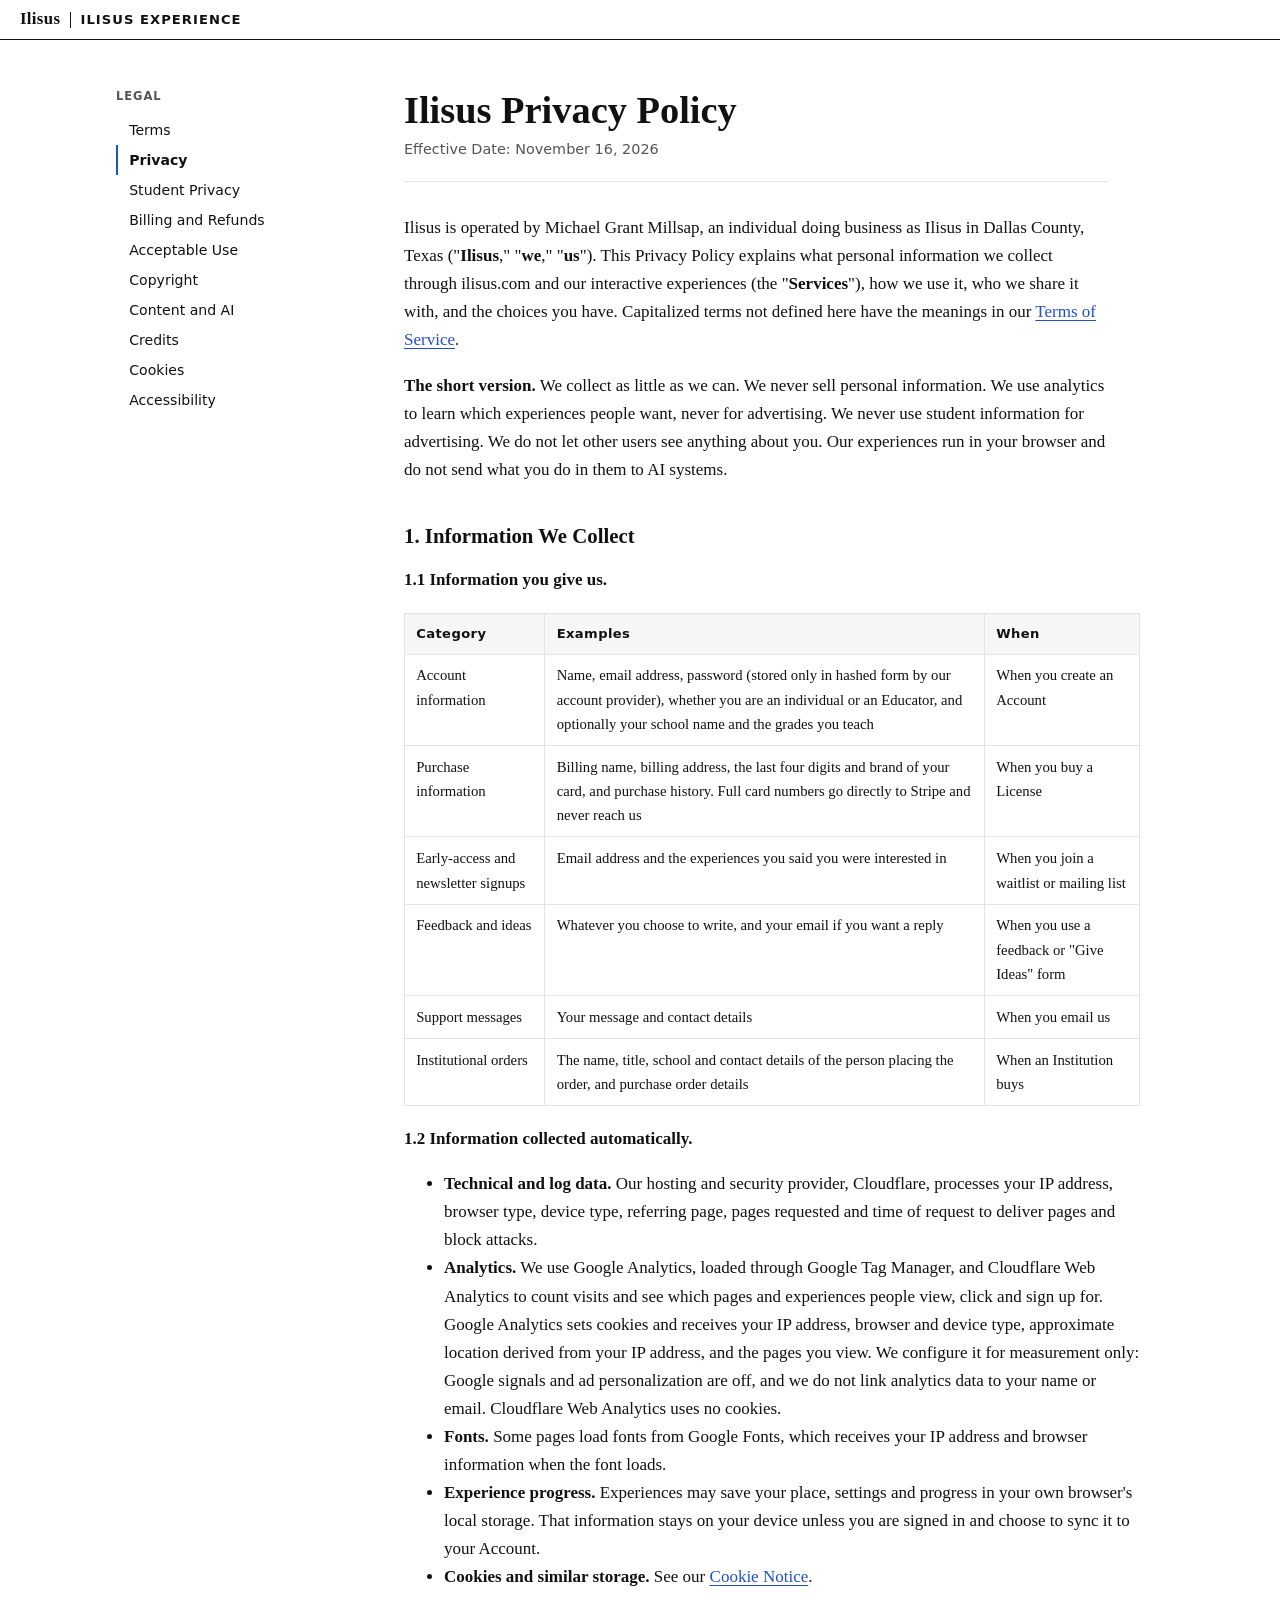
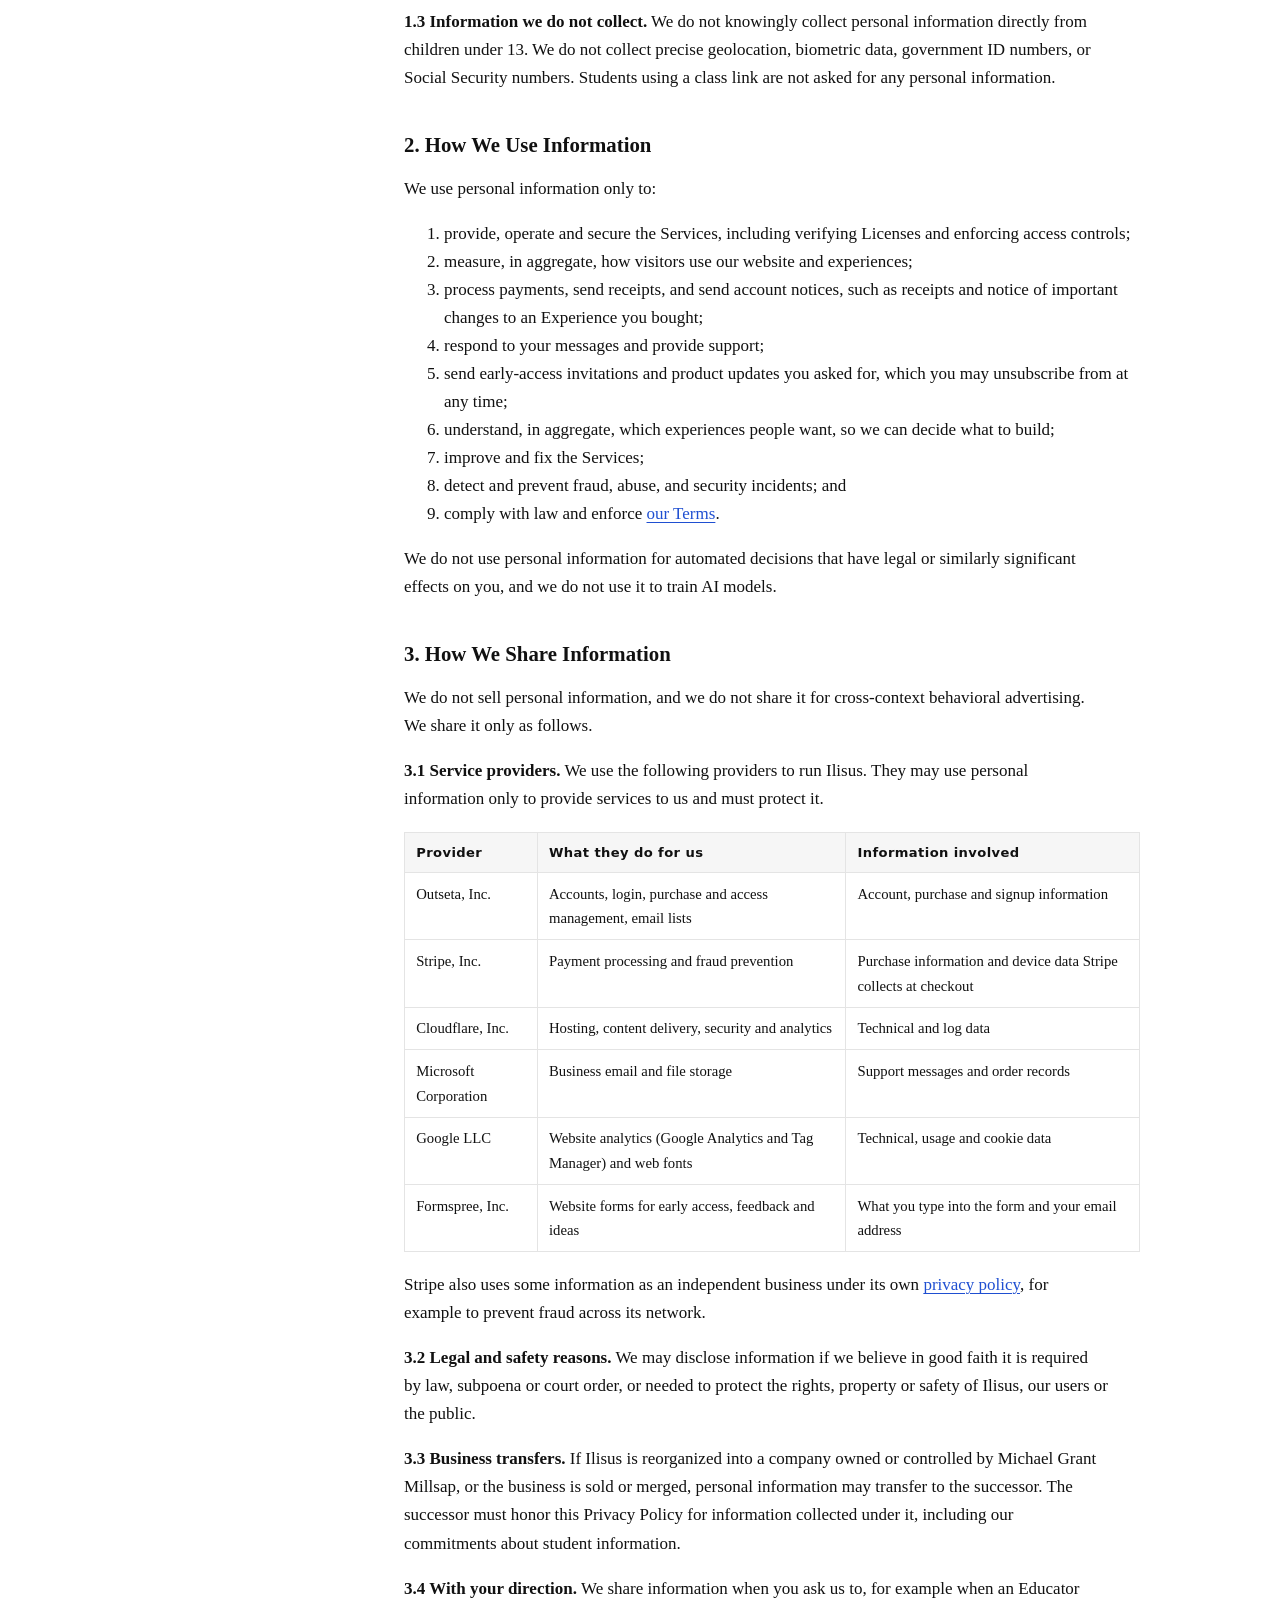
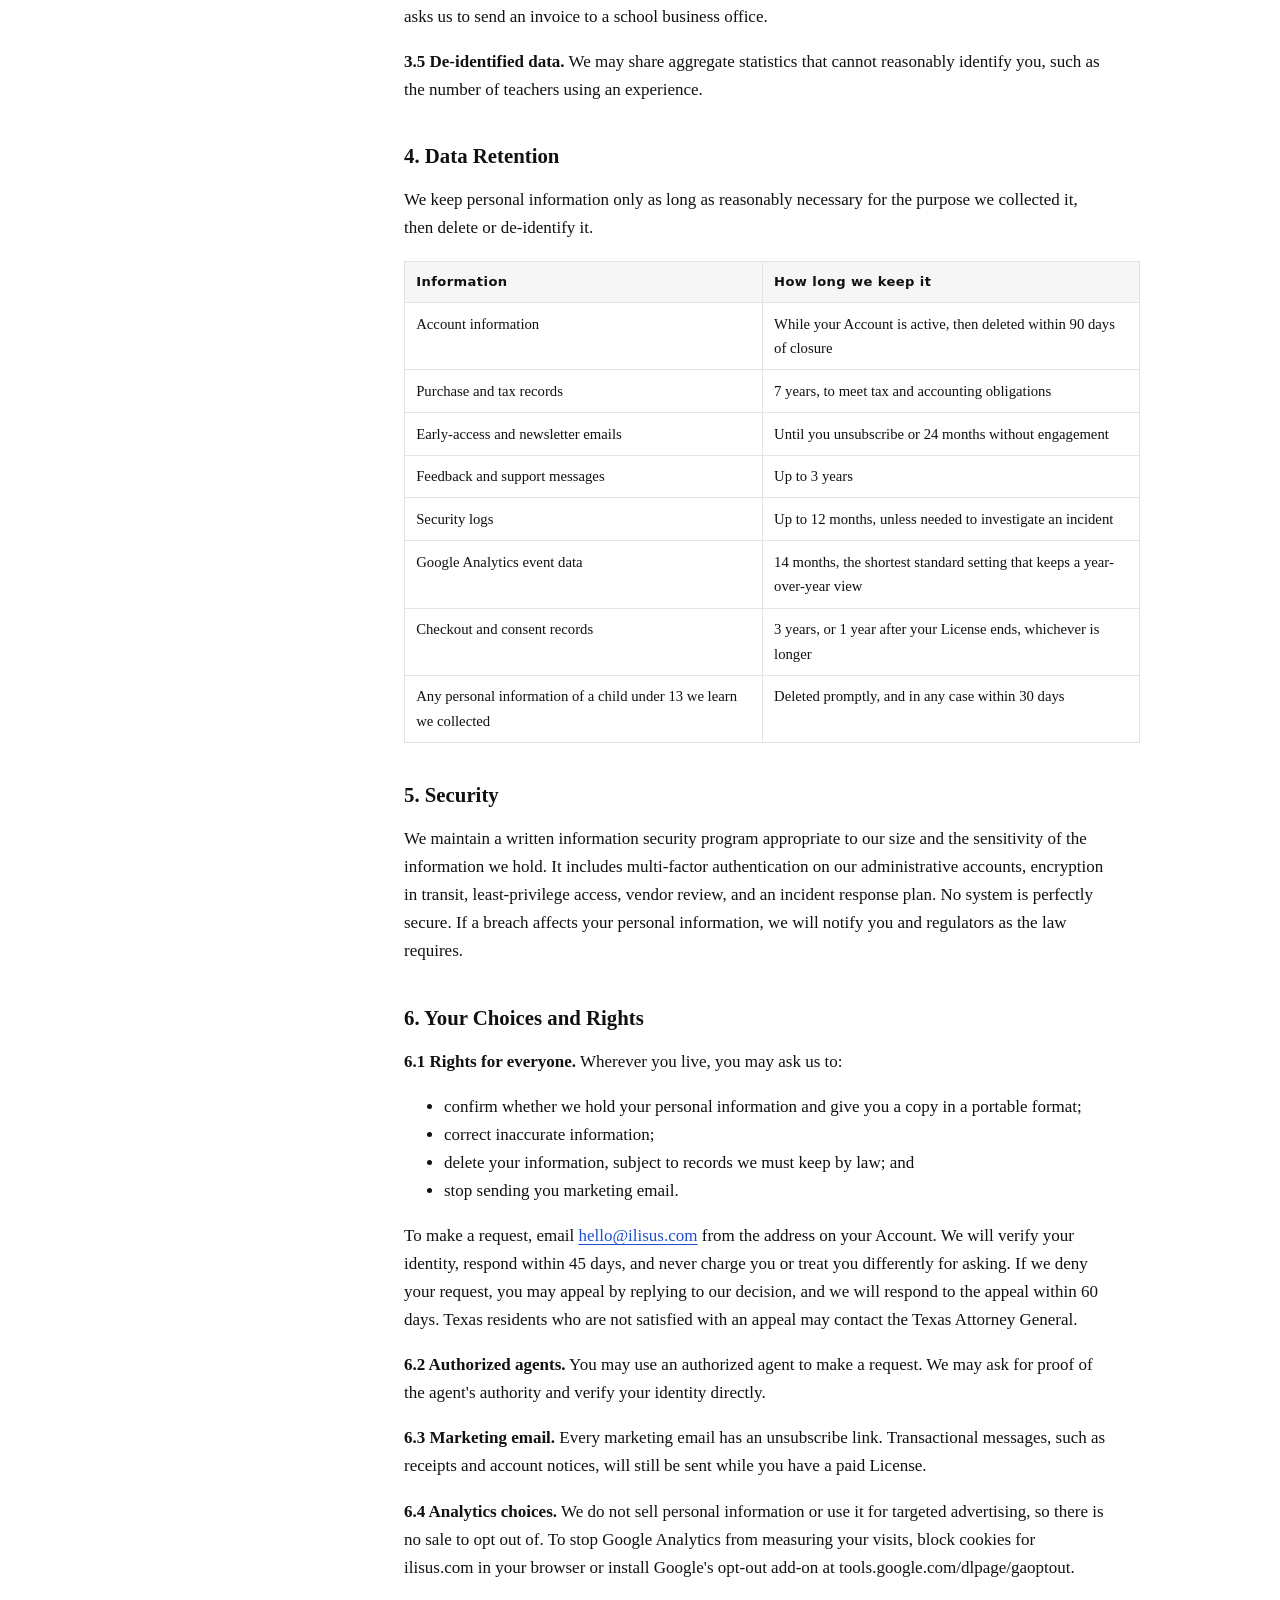
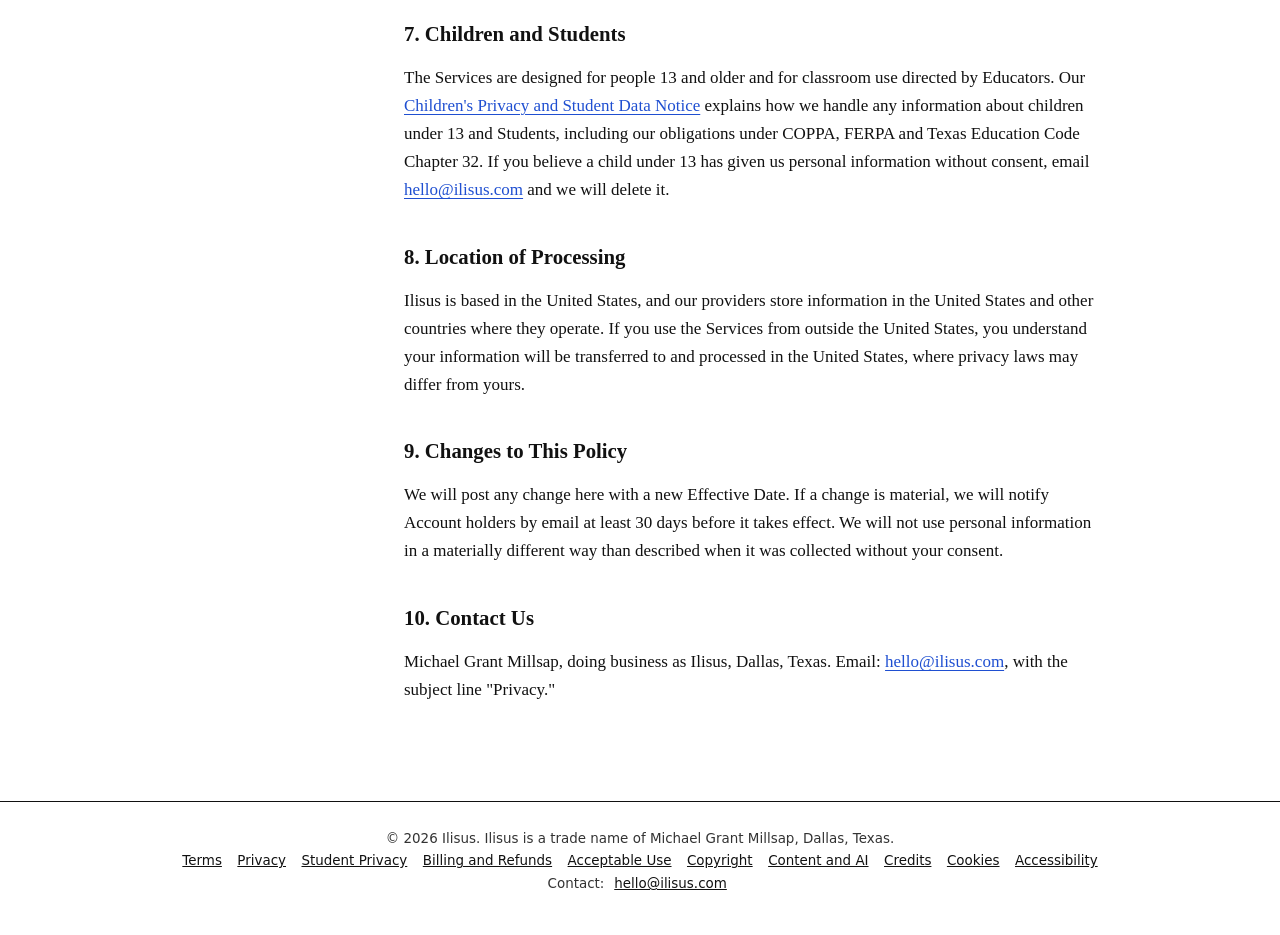
<file: privacy/index.html>
<!DOCTYPE html>
<html lang="en">
<head>
<script async src="https://www.googletagmanager.com/gtm.js?id=GTM-TNP3S9NT"></script>
<script>window.dataLayer = window.dataLayer || []; function gtag(){dataLayer.push(arguments);} gtag('js', new Date());</script>

<meta charset="utf-8"><meta name="robots" content="noindex, nofollow, noarchive">
<meta name="viewport" content="width=device-width, initial-scale=1">
<title>Ilisus Privacy Policy | Ilisus</title>
<meta name="description" content="Ilisus Privacy Policy for Ilisus interactive learning experiences.">
<link rel="canonical" href="../privacy/">
<style>
:root{--ink:#111;--muted:#555;--rule:#e4e4e4;--blue:#1f4fd1;--yellow:#f2c230;--paper:#fff}
*{box-sizing:border-box}
html{-webkit-text-size-adjust:100%}
body{margin:0;background:var(--paper);color:var(--ink);font:17px/1.65 Georgia,"Times New Roman",serif}
.bar{position:sticky;top:0;z-index:5;background:#fff;border-bottom:1px solid #111;display:flex;align-items:center;gap:.6rem;padding:.7rem 1.25rem;font:600 .82rem/1 "Hanken Grotesk",system-ui,-apple-system,"Segoe UI",sans-serif;letter-spacing:.08em;text-transform:uppercase}
.bar a{color:#111;text-decoration:none}
.bar .mark{font:700 1.05rem/1 "Playfair Display",Georgia,serif;letter-spacing:.02em;text-transform:none}
.bar .sep{width:1px;height:1rem;background:#111}
.wrap{display:grid;grid-template-columns:15rem minmax(0,46rem);gap:3rem;max-width:68rem;margin:0 auto;padding:3rem 1.25rem 5rem}
nav.side{position:sticky;top:4.5rem;align-self:start;font:.88rem/1.5 system-ui,-apple-system,"Segoe UI",sans-serif}
nav.side p{margin:0 0 .6rem;font-weight:700;letter-spacing:.08em;text-transform:uppercase;font-size:.72rem;color:var(--muted)}
nav.side a{display:block;padding:.28rem 0 .28rem .7rem;color:#111;text-decoration:none;border-left:2px solid transparent}
nav.side a:hover{border-left-color:var(--yellow)}
nav.side a[aria-current=page]{border-left-color:var(--blue);font-weight:700}
main h1{font:700 2.4rem/1.15 "Playfair Display",Georgia,serif;margin:0 0 .4rem}
main .eff{color:var(--muted);font:.9rem/1.4 system-ui,sans-serif;margin:0 0 2rem;padding-bottom:1.4rem;border-bottom:1px solid var(--rule)}
main h3{font:700 1.3rem/1.3 "Playfair Display",Georgia,serif;margin:2.4rem 0 .6rem}
main p,main li{max-width:44rem}
main a{color:var(--blue);text-underline-offset:.15em}
main blockquote{margin:1.2rem 0;padding:.9rem 1.1rem;border-left:4px solid var(--yellow);background:#fbfaf5}
main{min-width:0}
main table{border-collapse:collapse;width:100%;margin:1.2rem 0;font-size:.92rem;display:block;overflow-x:auto}
main th,main td{border:1px solid var(--rule);padding:.55rem .7rem;text-align:left;vertical-align:top}
main th{background:#f6f6f6;font-family:system-ui,sans-serif;font-size:.82rem;letter-spacing:.03em}
main strong{font-weight:700}
.caps{font-size:.93rem}
footer{border-top:1px solid #111;padding:1.6rem 1.25rem 2.4rem;font:.84rem/1.7 system-ui,sans-serif;color:#333;text-align:center}
footer a{color:#111;margin:0 .35rem}
.skip{position:absolute;left:-999px}
.skip:focus{left:1rem;top:1rem;background:#fff;padding:.5rem;z-index:10}
@media (max-width:860px){.wrap{grid-template-columns:1fr;gap:1.5rem;padding-top:1.8rem}nav.side{position:static;border-bottom:1px solid var(--rule);padding-bottom:1rem}main h1{font-size:1.9rem}}
@media print{.bar,nav.side,footer{display:none}.wrap{display:block;padding:0}}
@media (prefers-reduced-motion:reduce){*{scroll-behavior:auto}}
</style>
</head>
<body>
<a class="skip" href="#main">Skip to content</a>
<header class="bar"><a class="mark" href="../">Ilisus</a><span class="sep" aria-hidden="true"></span><span>Ilisus Experience</span></header>
<div class="wrap">
<nav class="side" aria-label="Legal pages"><p>Legal</p>
<a href="../terms/">Terms</a>
<a href="../privacy/" aria-current=page>Privacy</a>
<a href="../student-privacy/">Student Privacy</a>
<a href="../billing/">Billing and Refunds</a>
<a href="../acceptable-use/">Acceptable Use</a>
<a href="../copyright/">Copyright</a>
<a href="../content-and-ai/">Content and AI</a>
<a href="../credits/">Credits</a>
<a href="../cookies/">Cookies</a>
<a href="../accessibility/">Accessibility</a>
</nav>
<main id="main">
<h1>Ilisus Privacy Policy</h1>
<p class="eff">Effective Date: November 16, 2026</p>
<p>Ilisus is operated by Michael Grant Millsap, an individual doing business as Ilisus in Dallas County, Texas ("<strong>Ilisus</strong>," "<strong>we</strong>," "<strong>us</strong>"). This Privacy Policy explains what personal information we collect through ilisus.com and our interactive experiences (the "<strong>Services</strong>"), how we use it, who we share it with, and the choices you have. Capitalized terms not defined here have the meanings in our <a href="../terms/">Terms of Service</a>.</p>
<p><strong>The short version.</strong> We collect as little as we can. We never sell personal information. We use analytics to learn which experiences people want, never for advertising. We never use student information for advertising. We do not let other users see anything about you. Our experiences run in your browser and do not send what you do in them to AI systems.</p>
<h3>1. Information We Collect</h3>
<p><strong>1.1 Information you give us.</strong></p>
<table>
<thead>
<tr>
<th>Category</th>
<th>Examples</th>
<th>When</th>
</tr>
</thead>
<tbody>
<tr>
<td>Account information</td>
<td>Name, email address, password (stored only in hashed form by our account provider), whether you are an individual or an Educator, and optionally your school name and the grades you teach</td>
<td>When you create an Account</td>
</tr>
<tr>
<td>Purchase information</td>
<td>Billing name, billing address, the last four digits and brand of your card, and purchase history. Full card numbers go directly to Stripe and never reach us</td>
<td>When you buy a License</td>
</tr>
<tr>
<td>Early-access and newsletter signups</td>
<td>Email address and the experiences you said you were interested in</td>
<td>When you join a waitlist or mailing list</td>
</tr>
<tr>
<td>Feedback and ideas</td>
<td>Whatever you choose to write, and your email if you want a reply</td>
<td>When you use a feedback or "Give Ideas" form</td>
</tr>
<tr>
<td>Support messages</td>
<td>Your message and contact details</td>
<td>When you email us</td>
</tr>
<tr>
<td>Institutional orders</td>
<td>The name, title, school and contact details of the person placing the order, and purchase order details</td>
<td>When an Institution buys</td>
</tr>
</tbody>
</table>
<p><strong>1.2 Information collected automatically.</strong></p>
<ul>
<li><strong>Technical and log data.</strong> Our hosting and security provider, Cloudflare, processes your IP address, browser type, device type, referring page, pages requested and time of request to deliver pages and block attacks.</li>
<li><strong>Analytics.</strong> We use Google Analytics, loaded through Google Tag Manager, and Cloudflare Web Analytics to count visits and see which pages and experiences people view, click and sign up for. Google Analytics sets cookies and receives your IP address, browser and device type, approximate location derived from your IP address, and the pages you view. We configure it for measurement only: Google signals and ad personalization are off, and we do not link analytics data to your name or email. Cloudflare Web Analytics uses no cookies.</li>
<li><strong>Fonts.</strong> Some pages load fonts from Google Fonts, which receives your IP address and browser information when the font loads.</li>
<li><strong>Experience progress.</strong> Experiences may save your place, settings and progress in your own browser's local storage. That information stays on your device unless you are signed in and choose to sync it to your Account.</li>
<li><strong>Cookies and similar storage.</strong> See our <a href="../cookies/">Cookie Notice</a>.</li>
</ul>
<p><strong>1.3 Information we do not collect.</strong> We do not knowingly collect personal information directly from children under 13. We do not collect precise geolocation, biometric data, government ID numbers, or Social Security numbers. Students using a class link are not asked for any personal information.</p>
<h3>2. How We Use Information</h3>
<p>We use personal information only to:</p>
<ol>
<li>provide, operate and secure the Services, including verifying Licenses and enforcing access controls;</li>
<li>measure, in aggregate, how visitors use our website and experiences;</li>
<li>process payments, send receipts, and send account notices, such as receipts and notice of important changes to an Experience you bought;</li>
<li>respond to your messages and provide support;</li>
<li>send early-access invitations and product updates you asked for, which you may unsubscribe from at any time;</li>
<li>understand, in aggregate, which experiences people want, so we can decide what to build;</li>
<li>improve and fix the Services;</li>
<li>detect and prevent fraud, abuse, and security incidents; and</li>
<li>comply with law and enforce <a href="../terms/">our Terms</a>.</li>
</ol>
<p>We do not use personal information for automated decisions that have legal or similarly significant effects on you, and we do not use it to train AI models.</p>
<h3>3. How We Share Information</h3>
<p>We do not sell personal information, and we do not share it for cross-context behavioral advertising. We share it only as follows.</p>
<p><strong>3.1 Service providers.</strong> We use the following providers to run Ilisus. They may use personal information only to provide services to us and must protect it.</p>
<table>
<thead>
<tr>
<th>Provider</th>
<th>What they do for us</th>
<th>Information involved</th>
</tr>
</thead>
<tbody>
<tr>
<td>Outseta, Inc.</td>
<td>Accounts, login, purchase and access management, email lists</td>
<td>Account, purchase and signup information</td>
</tr>
<tr>
<td>Stripe, Inc.</td>
<td>Payment processing and fraud prevention</td>
<td>Purchase information and device data Stripe collects at checkout</td>
</tr>
<tr>
<td>Cloudflare, Inc.</td>
<td>Hosting, content delivery, security and analytics</td>
<td>Technical and log data</td>
</tr>
<tr>
<td>Microsoft Corporation</td>
<td>Business email and file storage</td>
<td>Support messages and order records</td>
</tr>
<tr>
<td>Google LLC</td>
<td>Website analytics (Google Analytics and Tag Manager) and web fonts</td>
<td>Technical, usage and cookie data</td>
</tr>
<tr>
<td>Formspree, Inc.</td>
<td>Website forms for early access, feedback and ideas</td>
<td>What you type into the form and your email address</td>
</tr>
</tbody>
</table>
<p>Stripe also uses some information as an independent business under its own <a href="https://stripe.com/privacy">privacy policy</a>, for example to prevent fraud across its network.</p>
<p><strong>3.2 Legal and safety reasons.</strong> We may disclose information if we believe in good faith it is required by law, subpoena or court order, or needed to protect the rights, property or safety of Ilisus, our users or the public.</p>
<p><strong>3.3 Business transfers.</strong> If Ilisus is reorganized into a company owned or controlled by Michael Grant Millsap, or the business is sold or merged, personal information may transfer to the successor. The successor must honor this Privacy Policy for information collected under it, including our commitments about student information.</p>
<p><strong>3.4 With your direction.</strong> We share information when you ask us to, for example when an Educator asks us to send an invoice to a school business office.</p>
<p><strong>3.5 De-identified data.</strong> We may share aggregate statistics that cannot reasonably identify you, such as the number of teachers using an experience.</p>
<h3>4. Data Retention</h3>
<p>We keep personal information only as long as reasonably necessary for the purpose we collected it, then delete or de-identify it.</p>
<table>
<thead>
<tr>
<th>Information</th>
<th>How long we keep it</th>
</tr>
</thead>
<tbody>
<tr>
<td>Account information</td>
<td>While your Account is active, then deleted within 90 days of closure</td>
</tr>
<tr>
<td>Purchase and tax records</td>
<td>7 years, to meet tax and accounting obligations</td>
</tr>
<tr>
<td>Early-access and newsletter emails</td>
<td>Until you unsubscribe or 24 months without engagement</td>
</tr>
<tr>
<td>Feedback and support messages</td>
<td>Up to 3 years</td>
</tr>
<tr>
<td>Security logs</td>
<td>Up to 12 months, unless needed to investigate an incident</td>
</tr>
<tr>
<td>Google Analytics event data</td>
<td>14 months, the shortest standard setting that keeps a year-over-year view</td>
</tr>
<tr>
<td>Checkout and consent records</td>
<td>3 years, or 1 year after your License ends, whichever is longer</td>
</tr>
<tr>
<td>Any personal information of a child under 13 we learn we collected</td>
<td>Deleted promptly, and in any case within 30 days</td>
</tr>
</tbody>
</table>
<h3>5. Security</h3>
<p>We maintain a written information security program appropriate to our size and the sensitivity of the information we hold. It includes multi-factor authentication on our administrative accounts, encryption in transit, least-privilege access, vendor review, and an incident response plan. No system is perfectly secure. If a breach affects your personal information, we will notify you and regulators as the law requires.</p>
<h3>6. Your Choices and Rights</h3>
<p><strong>6.1 Rights for everyone.</strong> Wherever you live, you may ask us to:</p>
<ul>
<li>confirm whether we hold your personal information and give you a copy in a portable format;</li>
<li>correct inaccurate information;</li>
<li>delete your information, subject to records we must keep by law; and</li>
<li>stop sending you marketing email.</li>
</ul>
<p>To make a request, email <a href="mailto:hello@ilisus.com">hello@ilisus.com</a> from the address on your Account. We will verify your identity, respond within 45 days, and never charge you or treat you differently for asking. If we deny your request, you may appeal by replying to our decision, and we will respond to the appeal within 60 days. Texas residents who are not satisfied with an appeal may contact the Texas Attorney General.</p>
<p><strong>6.2 Authorized agents.</strong> You may use an authorized agent to make a request. We may ask for proof of the agent's authority and verify your identity directly.</p>
<p><strong>6.3 Marketing email.</strong> Every marketing email has an unsubscribe link. Transactional messages, such as receipts and account notices, will still be sent while you have a paid License.</p>
<p><strong>6.4 Analytics choices.</strong> We do not sell personal information or use it for targeted advertising, so there is no sale to opt out of. To stop Google Analytics from measuring your visits, block cookies for ilisus.com in your browser or install Google's opt-out add-on at tools.google.com/dlpage/gaoptout.</p>
<h3>7. Children and Students</h3>
<p>The Services are designed for people 13 and older and for classroom use directed by Educators. Our <a href="../student-privacy/">Children's Privacy and Student Data Notice</a> explains how we handle any information about children under 13 and Students, including our obligations under COPPA, FERPA and Texas Education Code Chapter 32. If you believe a child under 13 has given us personal information without consent, email <a href="mailto:hello@ilisus.com">hello@ilisus.com</a> and we will delete it.</p>
<h3>8. Location of Processing</h3>
<p>Ilisus is based in the United States, and our providers store information in the United States and other countries where they operate. If you use the Services from outside the United States, you understand your information will be transferred to and processed in the United States, where privacy laws may differ from yours.</p>
<h3>9. Changes to This Policy</h3>
<p>We will post any change here with a new Effective Date. If a change is material, we will notify Account holders by email at least 30 days before it takes effect. We will not use personal information in a materially different way than described when it was collected without your consent.</p>
<h3>10. Contact Us</h3>
<p>Michael Grant Millsap, doing business as Ilisus, Dallas, Texas. Email: <a href="mailto:hello@ilisus.com">hello@ilisus.com</a>, with the subject line "Privacy."</p>
</main>
</div>
<footer>
<div>&copy; 2026 Ilisus. Ilisus is a trade name of Michael Grant Millsap, Dallas, Texas.</div>
<div><a href="../terms/">Terms</a> <a href="../privacy/">Privacy</a> <a href="../student-privacy/">Student Privacy</a> <a href="../billing/">Billing and Refunds</a> <a href="../acceptable-use/">Acceptable Use</a> <a href="../copyright/">Copyright</a> <a href="../content-and-ai/">Content and AI</a> <a href="../credits/">Credits</a> <a href="../cookies/">Cookies</a> <a href="../accessibility/">Accessibility</a></div>
<div>Contact: <a href="mailto:hello@ilisus.com">hello@ilisus.com</a></div>
</footer>
</body>
</html>
</file>
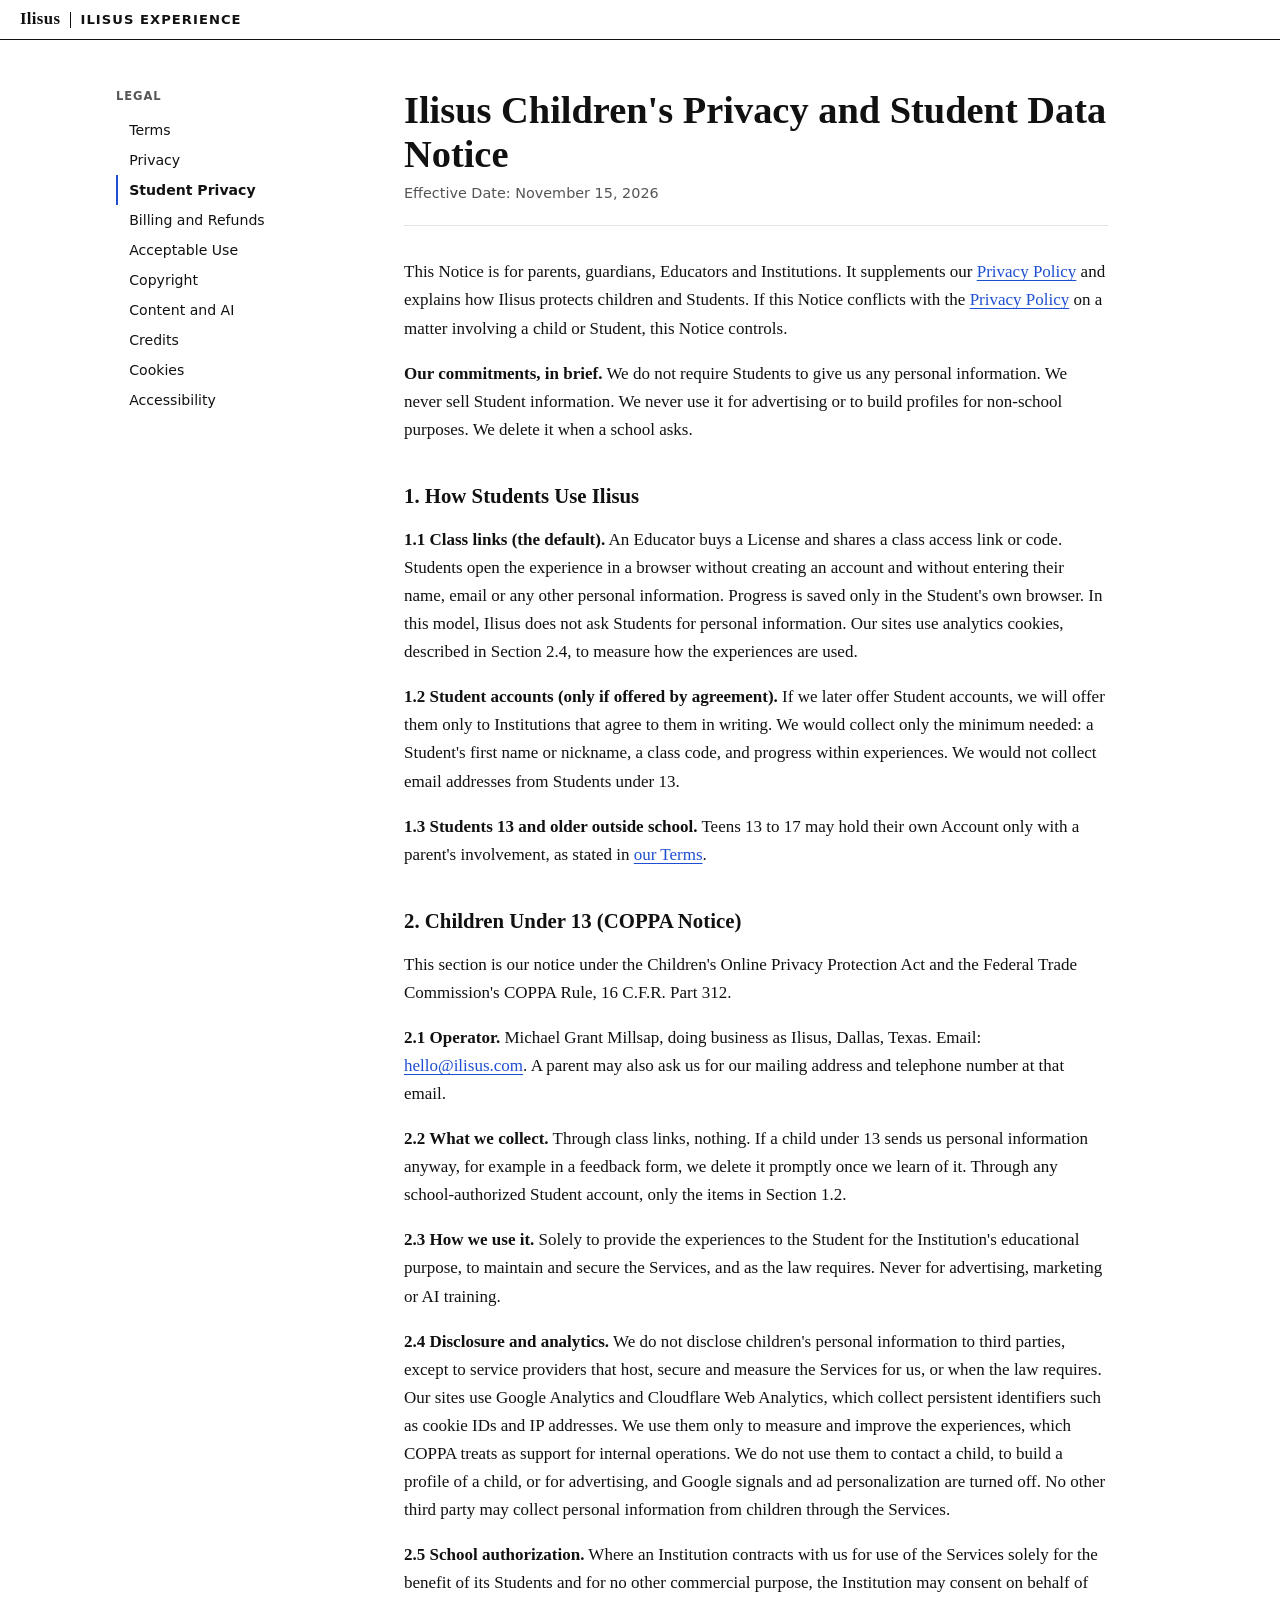
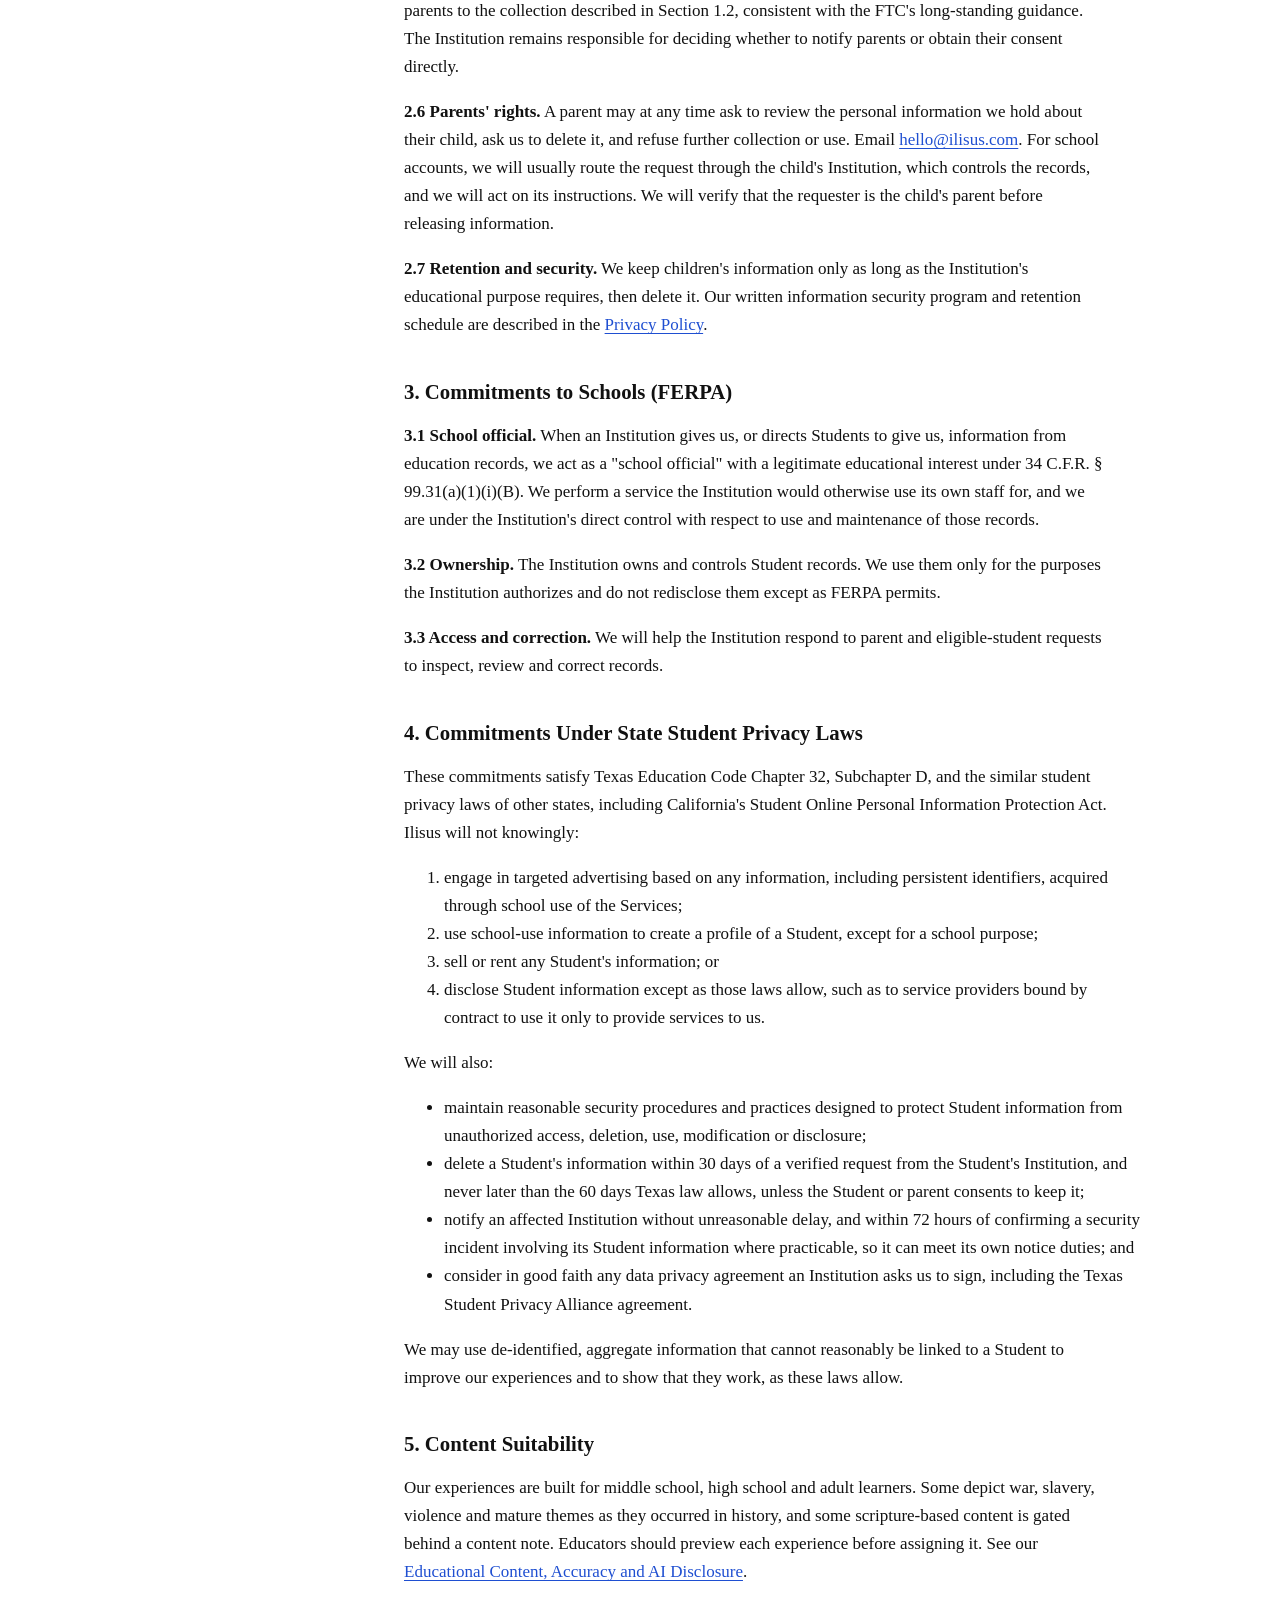
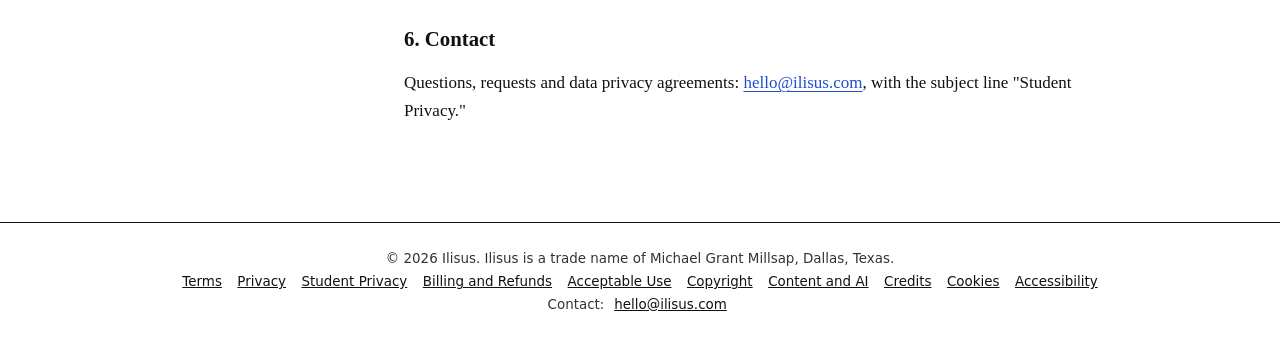
<file: student-privacy/index.html>
<!DOCTYPE html>
<html lang="en">
<head>
<script async src="https://www.googletagmanager.com/gtm.js?id=GTM-TNP3S9NT"></script>
<script>window.dataLayer = window.dataLayer || []; function gtag(){dataLayer.push(arguments);} gtag('js', new Date());</script>

<meta charset="utf-8"><meta name="robots" content="noindex, nofollow, noarchive">
<meta name="viewport" content="width=device-width, initial-scale=1">
<title>Ilisus Children&#x27;s Privacy and Student Data Notice | Ilisus</title>
<meta name="description" content="Ilisus Children&#x27;s Privacy and Student Data Notice for Ilisus interactive learning experiences.">
<link rel="canonical" href="../student-privacy/">
<style>
:root{--ink:#111;--muted:#555;--rule:#e4e4e4;--blue:#1f4fd1;--yellow:#f2c230;--paper:#fff}
*{box-sizing:border-box}
html{-webkit-text-size-adjust:100%}
body{margin:0;background:var(--paper);color:var(--ink);font:17px/1.65 Georgia,"Times New Roman",serif}
.bar{position:sticky;top:0;z-index:5;background:#fff;border-bottom:1px solid #111;display:flex;align-items:center;gap:.6rem;padding:.7rem 1.25rem;font:600 .82rem/1 "Hanken Grotesk",system-ui,-apple-system,"Segoe UI",sans-serif;letter-spacing:.08em;text-transform:uppercase}
.bar a{color:#111;text-decoration:none}
.bar .mark{font:700 1.05rem/1 "Playfair Display",Georgia,serif;letter-spacing:.02em;text-transform:none}
.bar .sep{width:1px;height:1rem;background:#111}
.wrap{display:grid;grid-template-columns:15rem minmax(0,46rem);gap:3rem;max-width:68rem;margin:0 auto;padding:3rem 1.25rem 5rem}
nav.side{position:sticky;top:4.5rem;align-self:start;font:.88rem/1.5 system-ui,-apple-system,"Segoe UI",sans-serif}
nav.side p{margin:0 0 .6rem;font-weight:700;letter-spacing:.08em;text-transform:uppercase;font-size:.72rem;color:var(--muted)}
nav.side a{display:block;padding:.28rem 0 .28rem .7rem;color:#111;text-decoration:none;border-left:2px solid transparent}
nav.side a:hover{border-left-color:var(--yellow)}
nav.side a[aria-current=page]{border-left-color:var(--blue);font-weight:700}
main h1{font:700 2.4rem/1.15 "Playfair Display",Georgia,serif;margin:0 0 .4rem}
main .eff{color:var(--muted);font:.9rem/1.4 system-ui,sans-serif;margin:0 0 2rem;padding-bottom:1.4rem;border-bottom:1px solid var(--rule)}
main h3{font:700 1.3rem/1.3 "Playfair Display",Georgia,serif;margin:2.4rem 0 .6rem}
main p,main li{max-width:44rem}
main a{color:var(--blue);text-underline-offset:.15em}
main blockquote{margin:1.2rem 0;padding:.9rem 1.1rem;border-left:4px solid var(--yellow);background:#fbfaf5}
main{min-width:0}
main table{border-collapse:collapse;width:100%;margin:1.2rem 0;font-size:.92rem;display:block;overflow-x:auto}
main th,main td{border:1px solid var(--rule);padding:.55rem .7rem;text-align:left;vertical-align:top}
main th{background:#f6f6f6;font-family:system-ui,sans-serif;font-size:.82rem;letter-spacing:.03em}
main strong{font-weight:700}
.caps{font-size:.93rem}
footer{border-top:1px solid #111;padding:1.6rem 1.25rem 2.4rem;font:.84rem/1.7 system-ui,sans-serif;color:#333;text-align:center}
footer a{color:#111;margin:0 .35rem}
.skip{position:absolute;left:-999px}
.skip:focus{left:1rem;top:1rem;background:#fff;padding:.5rem;z-index:10}
@media (max-width:860px){.wrap{grid-template-columns:1fr;gap:1.5rem;padding-top:1.8rem}nav.side{position:static;border-bottom:1px solid var(--rule);padding-bottom:1rem}main h1{font-size:1.9rem}}
@media print{.bar,nav.side,footer{display:none}.wrap{display:block;padding:0}}
@media (prefers-reduced-motion:reduce){*{scroll-behavior:auto}}
</style>
</head>
<body>
<a class="skip" href="#main">Skip to content</a>
<header class="bar"><a class="mark" href="../">Ilisus</a><span class="sep" aria-hidden="true"></span><span>Ilisus Experience</span></header>
<div class="wrap">
<nav class="side" aria-label="Legal pages"><p>Legal</p>
<a href="../terms/">Terms</a>
<a href="../privacy/">Privacy</a>
<a href="../student-privacy/" aria-current=page>Student Privacy</a>
<a href="../billing/">Billing and Refunds</a>
<a href="../acceptable-use/">Acceptable Use</a>
<a href="../copyright/">Copyright</a>
<a href="../content-and-ai/">Content and AI</a>
<a href="../credits/">Credits</a>
<a href="../cookies/">Cookies</a>
<a href="../accessibility/">Accessibility</a>
</nav>
<main id="main">
<h1>Ilisus Children&#x27;s Privacy and Student Data Notice</h1>
<p class="eff">Effective Date: November 15, 2026</p>
<p>This Notice is for parents, guardians, Educators and Institutions. It supplements our <a href="../privacy/">Privacy Policy</a> and explains how Ilisus protects children and Students. If this Notice conflicts with the <a href="../privacy/">Privacy Policy</a> on a matter involving a child or Student, this Notice controls.</p>
<p><strong>Our commitments, in brief.</strong> We do not require Students to give us any personal information. We never sell Student information. We never use it for advertising or to build profiles for non-school purposes. We delete it when a school asks.</p>
<h3>1. How Students Use Ilisus</h3>
<p><strong>1.1 Class links (the default).</strong> An Educator buys a License and shares a class access link or code. Students open the experience in a browser without creating an account and without entering their name, email or any other personal information. Progress is saved only in the Student's own browser. In this model, Ilisus does not ask Students for personal information. Our sites use analytics cookies, described in Section 2.4, to measure how the experiences are used.</p>
<p><strong>1.2 Student accounts (only if offered by agreement).</strong> If we later offer Student accounts, we will offer them only to Institutions that agree to them in writing. We would collect only the minimum needed: a Student's first name or nickname, a class code, and progress within experiences. We would not collect email addresses from Students under 13.</p>
<p><strong>1.3 Students 13 and older outside school.</strong> Teens 13 to 17 may hold their own Account only with a parent's involvement, as stated in <a href="../terms/">our Terms</a>.</p>
<h3>2. Children Under 13 (COPPA Notice)</h3>
<p>This section is our notice under the Children's Online Privacy Protection Act and the Federal Trade Commission's COPPA Rule, 16 C.F.R. Part 312.</p>
<p><strong>2.1 Operator.</strong> Michael Grant Millsap, doing business as Ilisus, Dallas, Texas. Email: <a href="mailto:hello@ilisus.com">hello@ilisus.com</a>. A parent may also ask us for our mailing address and telephone number at that email.</p>
<p><strong>2.2 What we collect.</strong> Through class links, nothing. If a child under 13 sends us personal information anyway, for example in a feedback form, we delete it promptly once we learn of it. Through any school-authorized Student account, only the items in Section 1.2.</p>
<p><strong>2.3 How we use it.</strong> Solely to provide the experiences to the Student for the Institution's educational purpose, to maintain and secure the Services, and as the law requires. Never for advertising, marketing or AI training.</p>
<p><strong>2.4 Disclosure and analytics.</strong> We do not disclose children's personal information to third parties, except to service providers that host, secure and measure the Services for us, or when the law requires. Our sites use Google Analytics and Cloudflare Web Analytics, which collect persistent identifiers such as cookie IDs and IP addresses. We use them only to measure and improve the experiences, which COPPA treats as support for internal operations. We do not use them to contact a child, to build a profile of a child, or for advertising, and Google signals and ad personalization are turned off. No other third party may collect personal information from children through the Services.</p>
<p><strong>2.5 School authorization.</strong> Where an Institution contracts with us for use of the Services solely for the benefit of its Students and for no other commercial purpose, the Institution may consent on behalf of parents to the collection described in Section 1.2, consistent with the FTC's long-standing guidance. The Institution remains responsible for deciding whether to notify parents or obtain their consent directly.</p>
<p><strong>2.6 Parents' rights.</strong> A parent may at any time ask to review the personal information we hold about their child, ask us to delete it, and refuse further collection or use. Email <a href="mailto:hello@ilisus.com">hello@ilisus.com</a>. For school accounts, we will usually route the request through the child's Institution, which controls the records, and we will act on its instructions. We will verify that the requester is the child's parent before releasing information.</p>
<p><strong>2.7 Retention and security.</strong> We keep children's information only as long as the Institution's educational purpose requires, then delete it. Our written information security program and retention schedule are described in the <a href="../privacy/">Privacy Policy</a>.</p>
<h3>3. Commitments to Schools (FERPA)</h3>
<p><strong>3.1 School official.</strong> When an Institution gives us, or directs Students to give us, information from education records, we act as a "school official" with a legitimate educational interest under 34 C.F.R. § 99.31(a)(1)(i)(B). We perform a service the Institution would otherwise use its own staff for, and we are under the Institution's direct control with respect to use and maintenance of those records.</p>
<p><strong>3.2 Ownership.</strong> The Institution owns and controls Student records. We use them only for the purposes the Institution authorizes and do not redisclose them except as FERPA permits.</p>
<p><strong>3.3 Access and correction.</strong> We will help the Institution respond to parent and eligible-student requests to inspect, review and correct records.</p>
<h3>4. Commitments Under State Student Privacy Laws</h3>
<p>These commitments satisfy Texas Education Code Chapter 32, Subchapter D, and the similar student privacy laws of other states, including California's Student Online Personal Information Protection Act. Ilisus will not knowingly:</p>
<ol>
<li>engage in targeted advertising based on any information, including persistent identifiers, acquired through school use of the Services;</li>
<li>use school-use information to create a profile of a Student, except for a school purpose;</li>
<li>sell or rent any Student's information; or</li>
<li>disclose Student information except as those laws allow, such as to service providers bound by contract to use it only to provide services to us.</li>
</ol>
<p>We will also:</p>
<ul>
<li>maintain reasonable security procedures and practices designed to protect Student information from unauthorized access, deletion, use, modification or disclosure;</li>
<li>delete a Student's information within 30 days of a verified request from the Student's Institution, and never later than the 60 days Texas law allows, unless the Student or parent consents to keep it;</li>
<li>notify an affected Institution without unreasonable delay, and within 72 hours of confirming a security incident involving its Student information where practicable, so it can meet its own notice duties; and</li>
<li>consider in good faith any data privacy agreement an Institution asks us to sign, including the Texas Student Privacy Alliance agreement.</li>
</ul>
<p>We may use de-identified, aggregate information that cannot reasonably be linked to a Student to improve our experiences and to show that they work, as these laws allow.</p>
<h3>5. Content Suitability</h3>
<p>Our experiences are built for middle school, high school and adult learners. Some depict war, slavery, violence and mature themes as they occurred in history, and some scripture-based content is gated behind a content note. Educators should preview each experience before assigning it. See our <a href="../content-and-ai/">Educational Content, Accuracy and AI Disclosure</a>.</p>
<h3>6. Contact</h3>
<p>Questions, requests and data privacy agreements: <a href="mailto:hello@ilisus.com">hello@ilisus.com</a>, with the subject line "Student Privacy."</p>
</main>
</div>
<footer>
<div>&copy; 2026 Ilisus. Ilisus is a trade name of Michael Grant Millsap, Dallas, Texas.</div>
<div><a href="../terms/">Terms</a> <a href="../privacy/">Privacy</a> <a href="../student-privacy/">Student Privacy</a> <a href="../billing/">Billing and Refunds</a> <a href="../acceptable-use/">Acceptable Use</a> <a href="../copyright/">Copyright</a> <a href="../content-and-ai/">Content and AI</a> <a href="../credits/">Credits</a> <a href="../cookies/">Cookies</a> <a href="../accessibility/">Accessibility</a></div>
<div>Contact: <a href="mailto:hello@ilisus.com">hello@ilisus.com</a></div>
</footer>
</body>
</html>
</file>
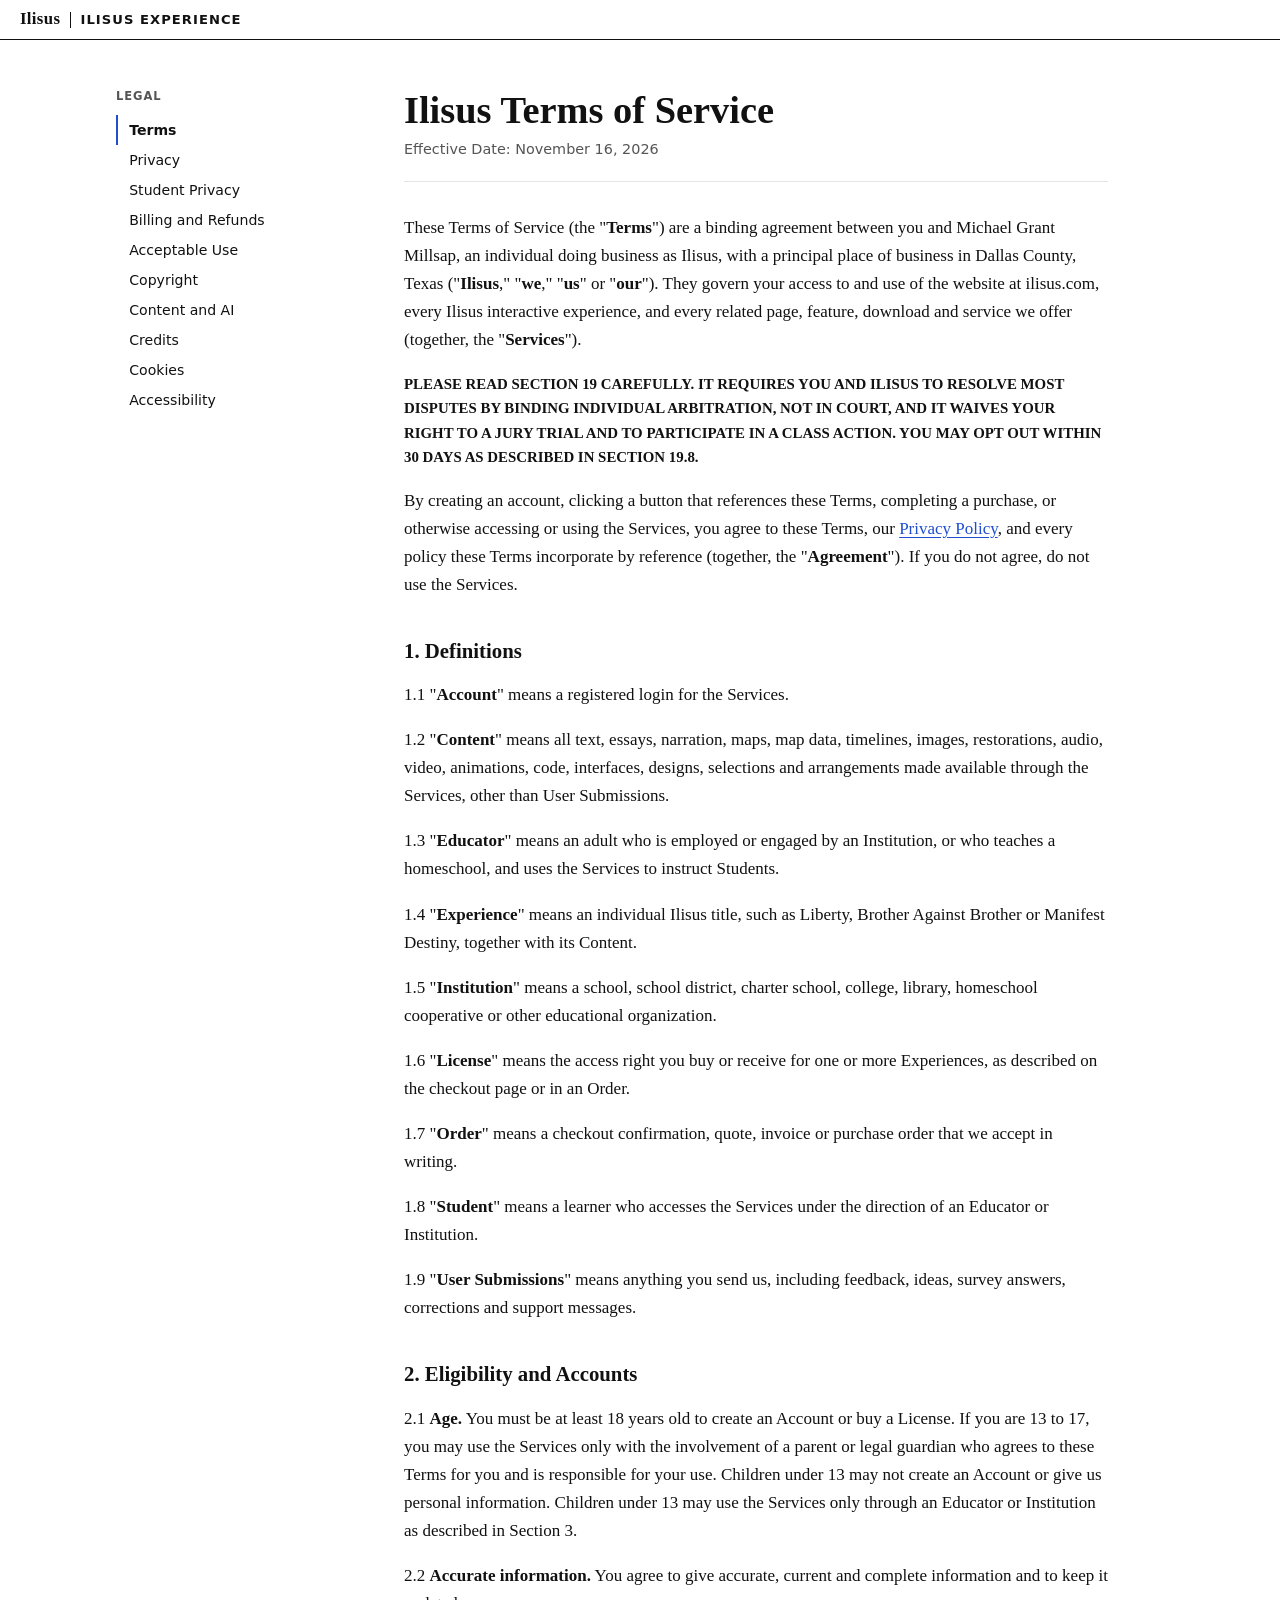
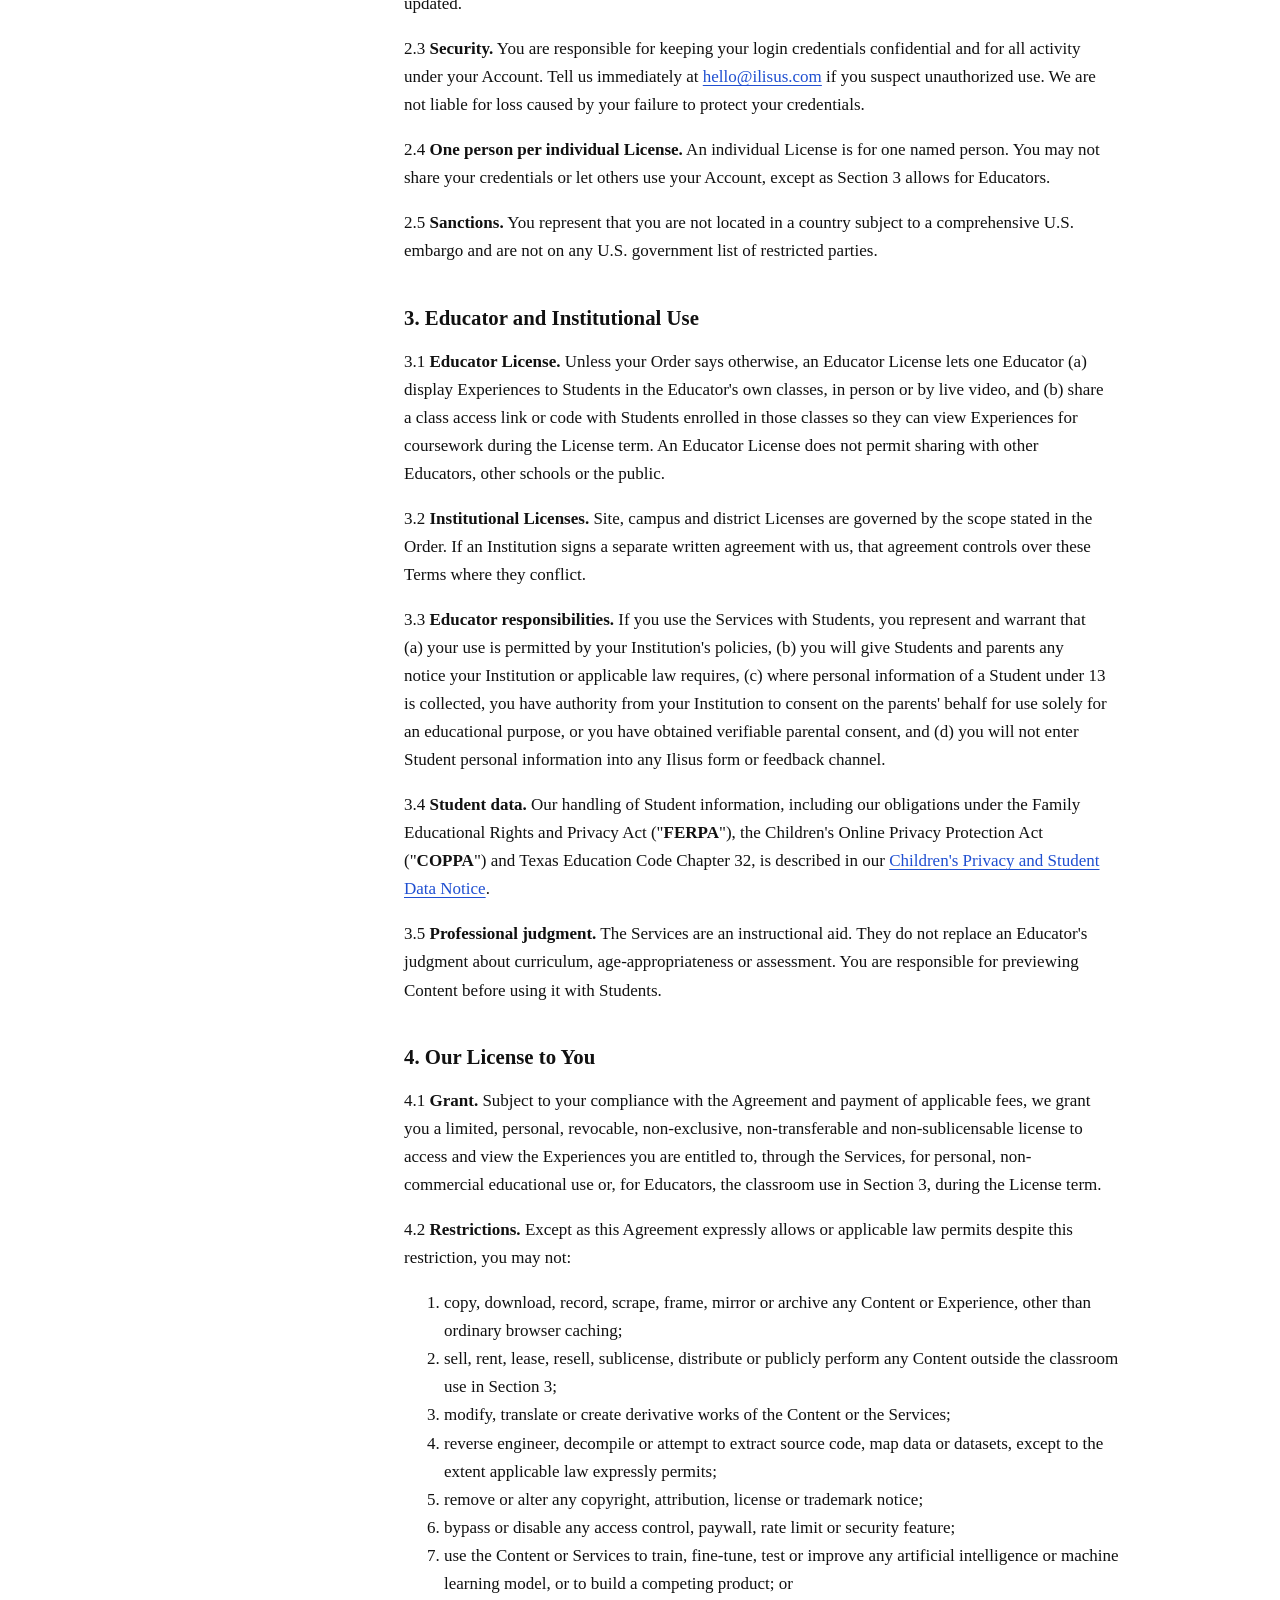
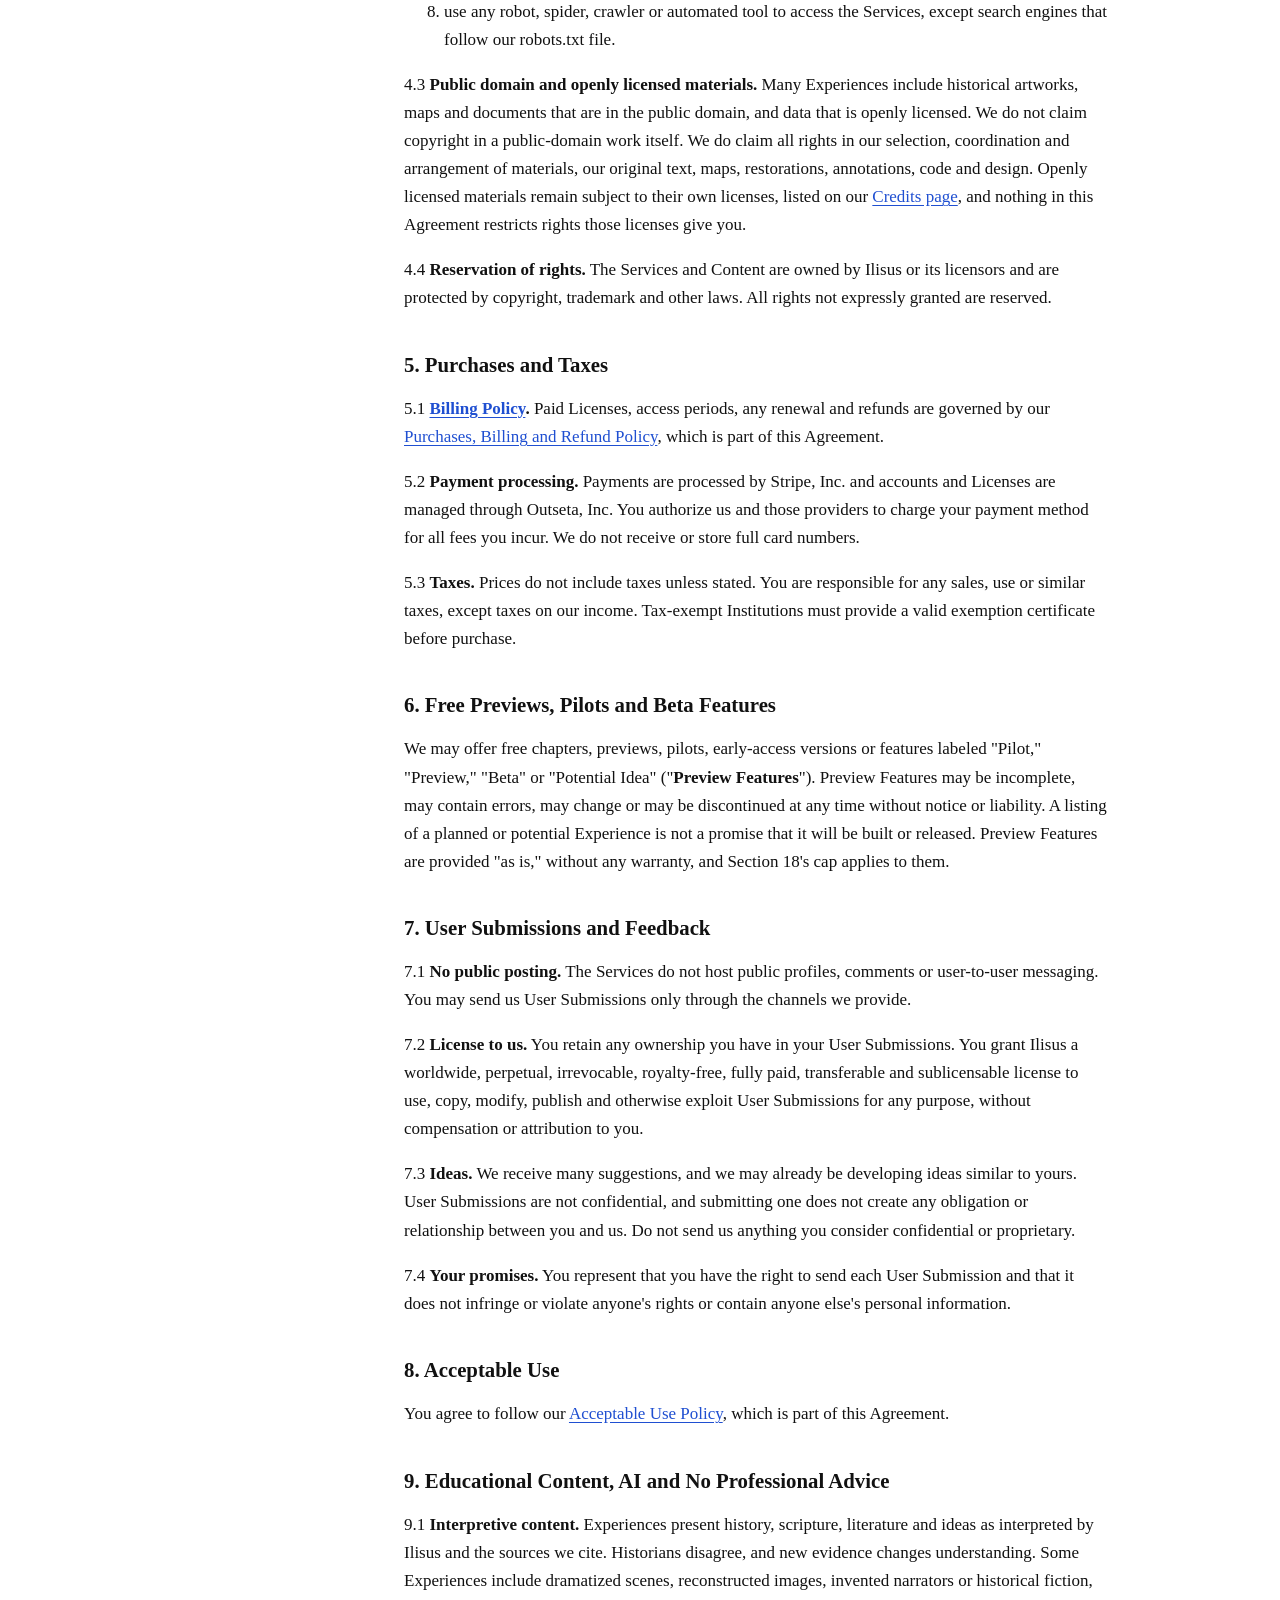
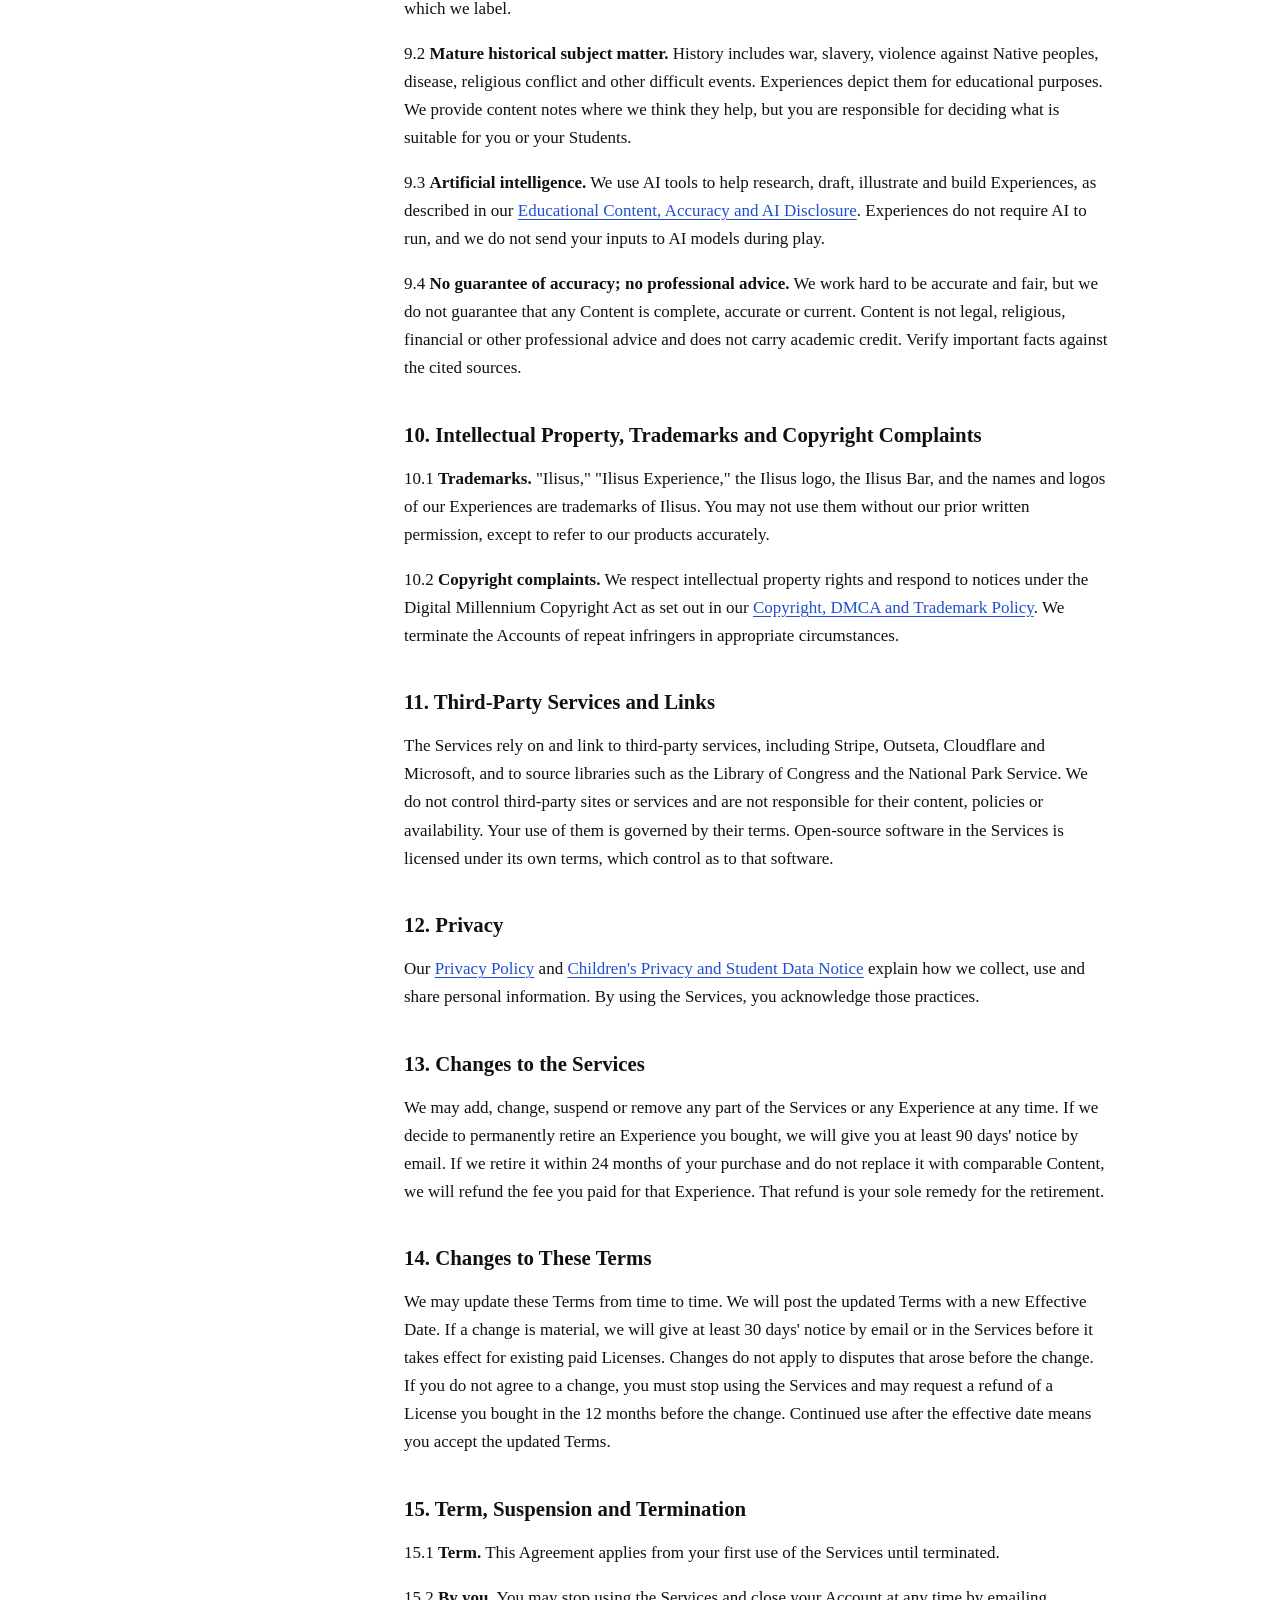
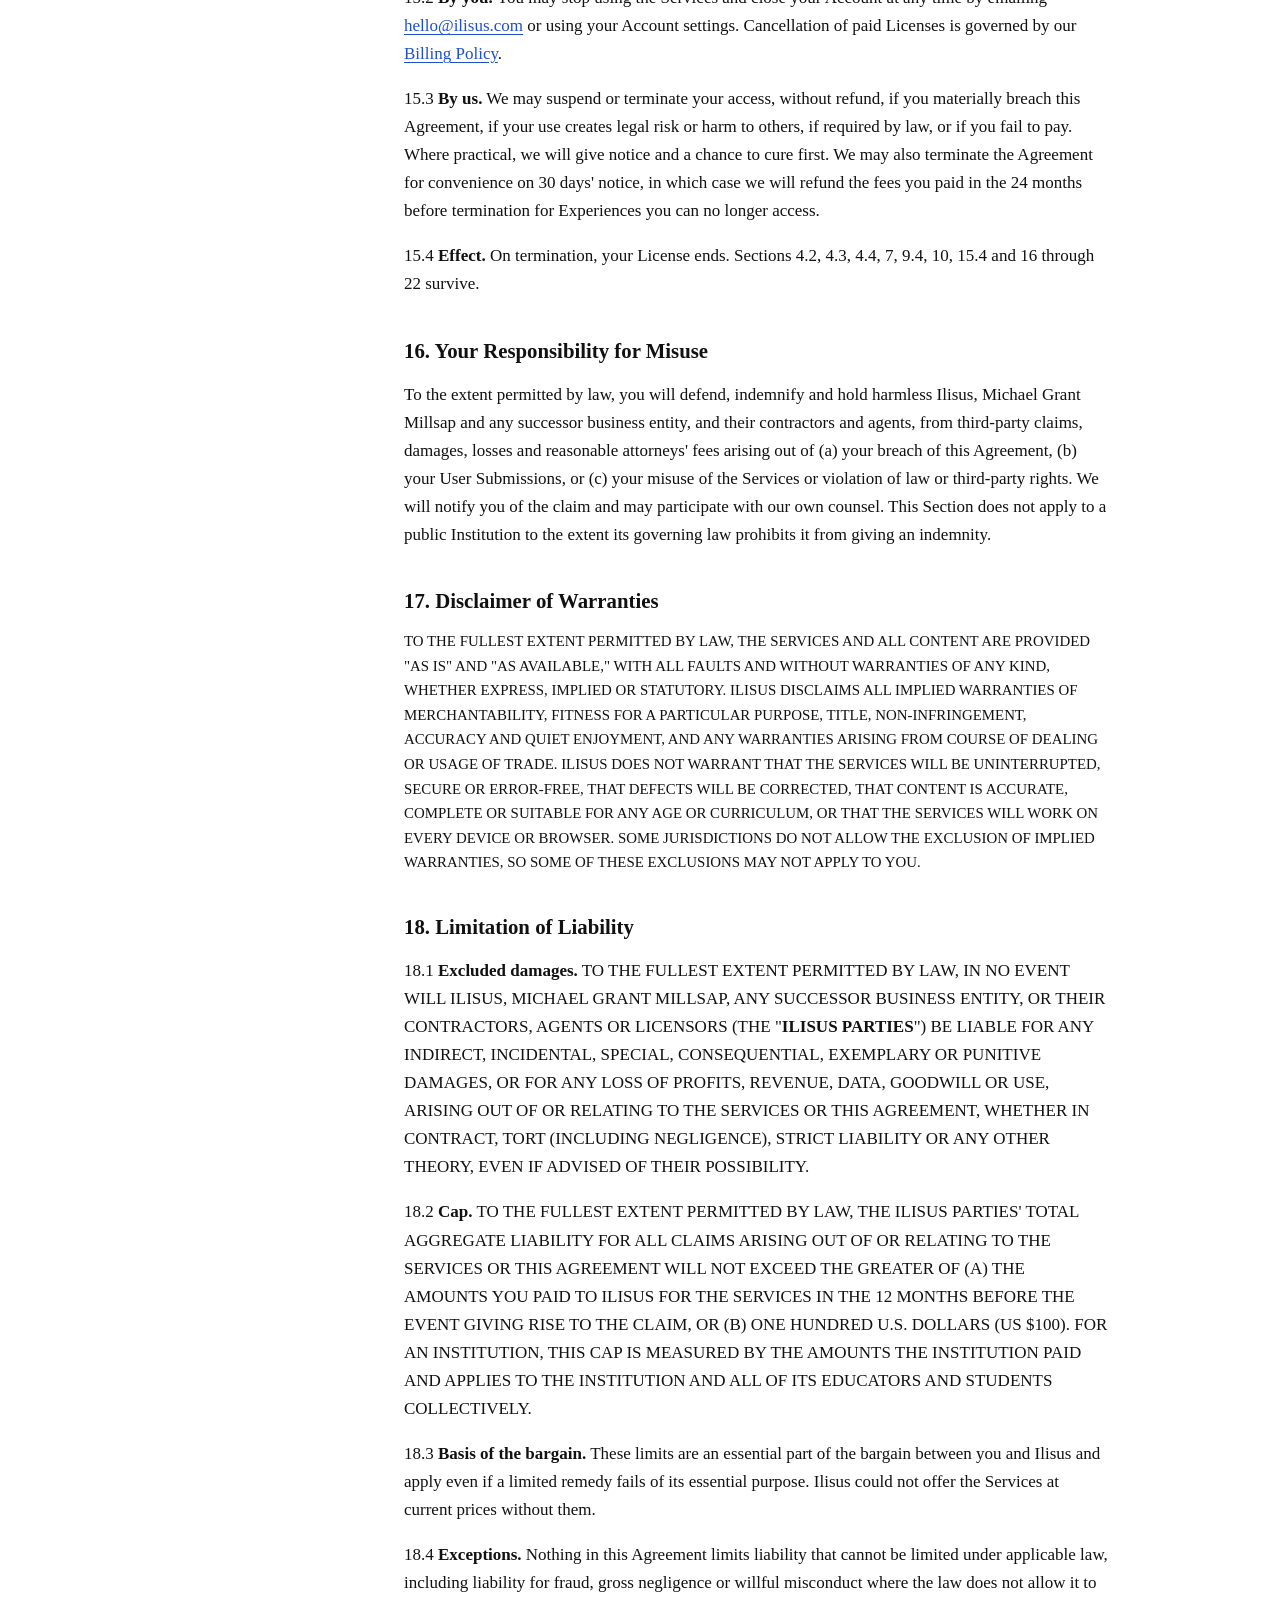
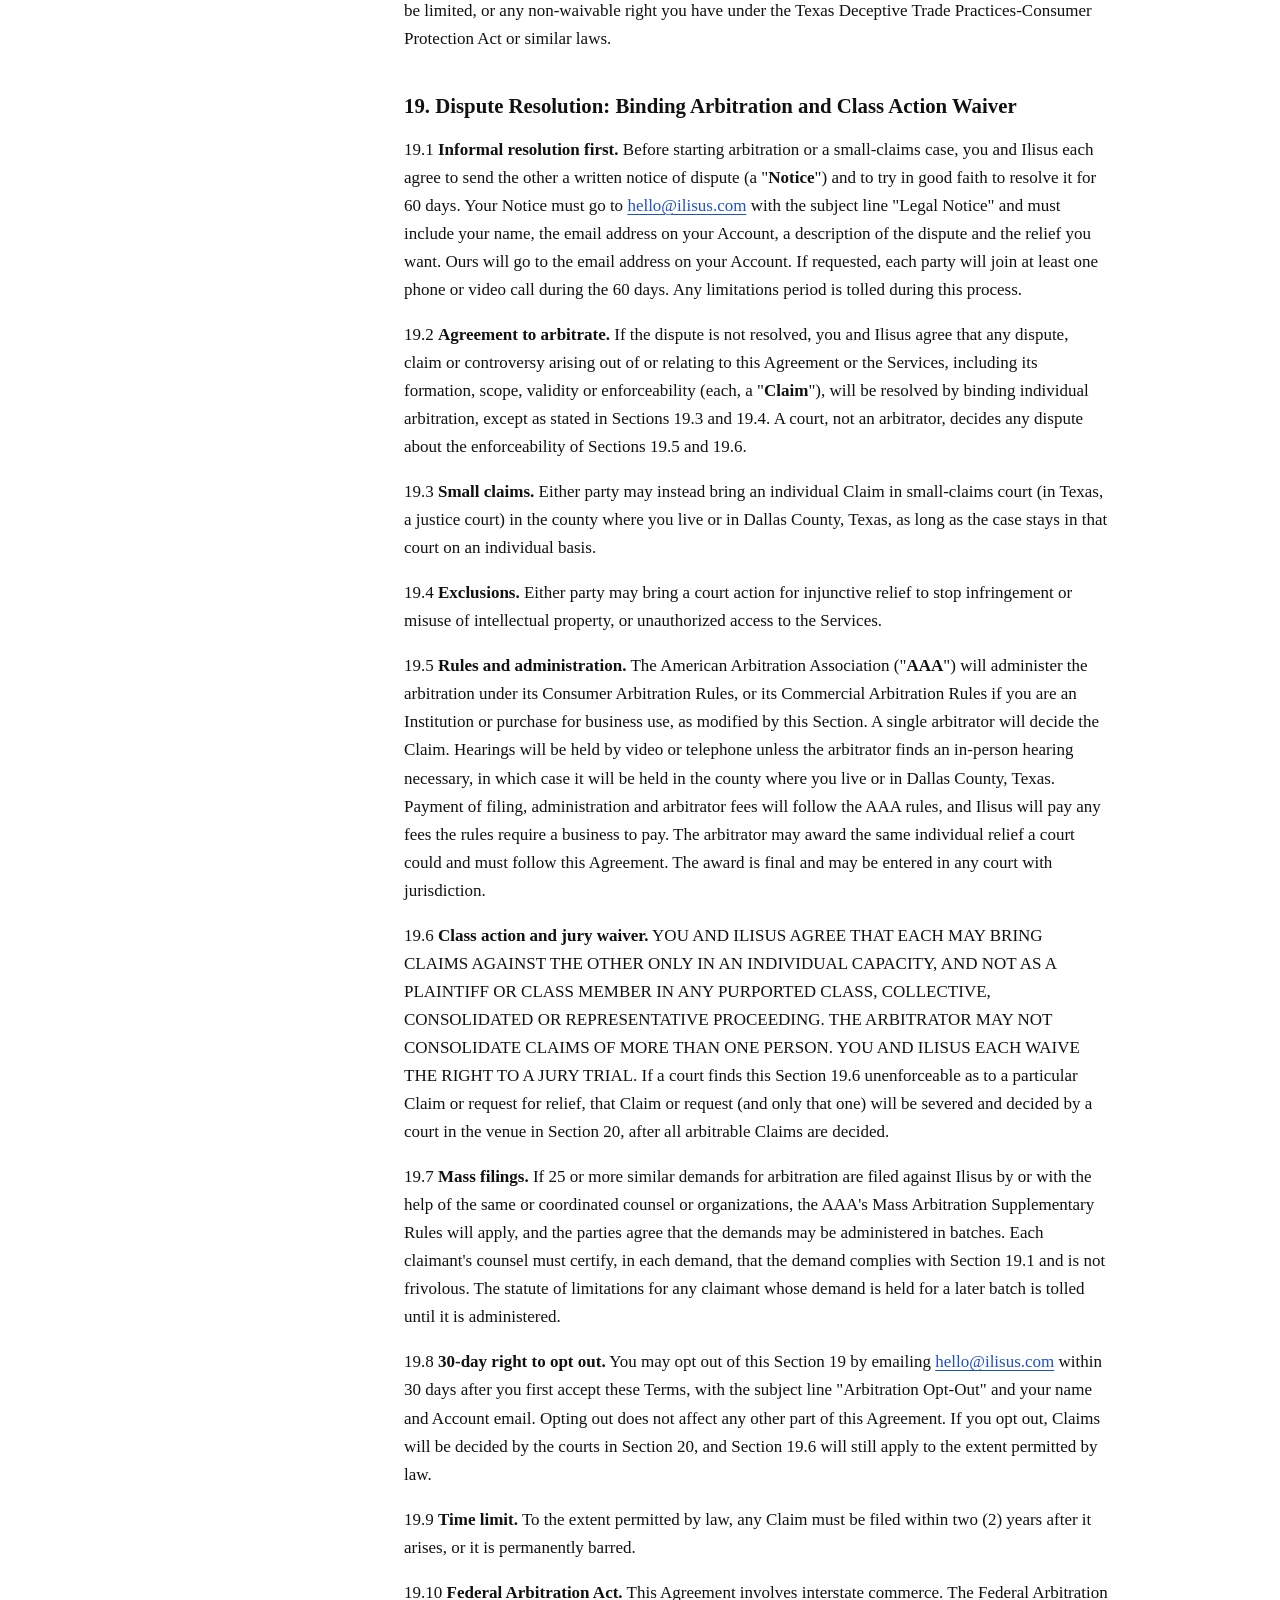
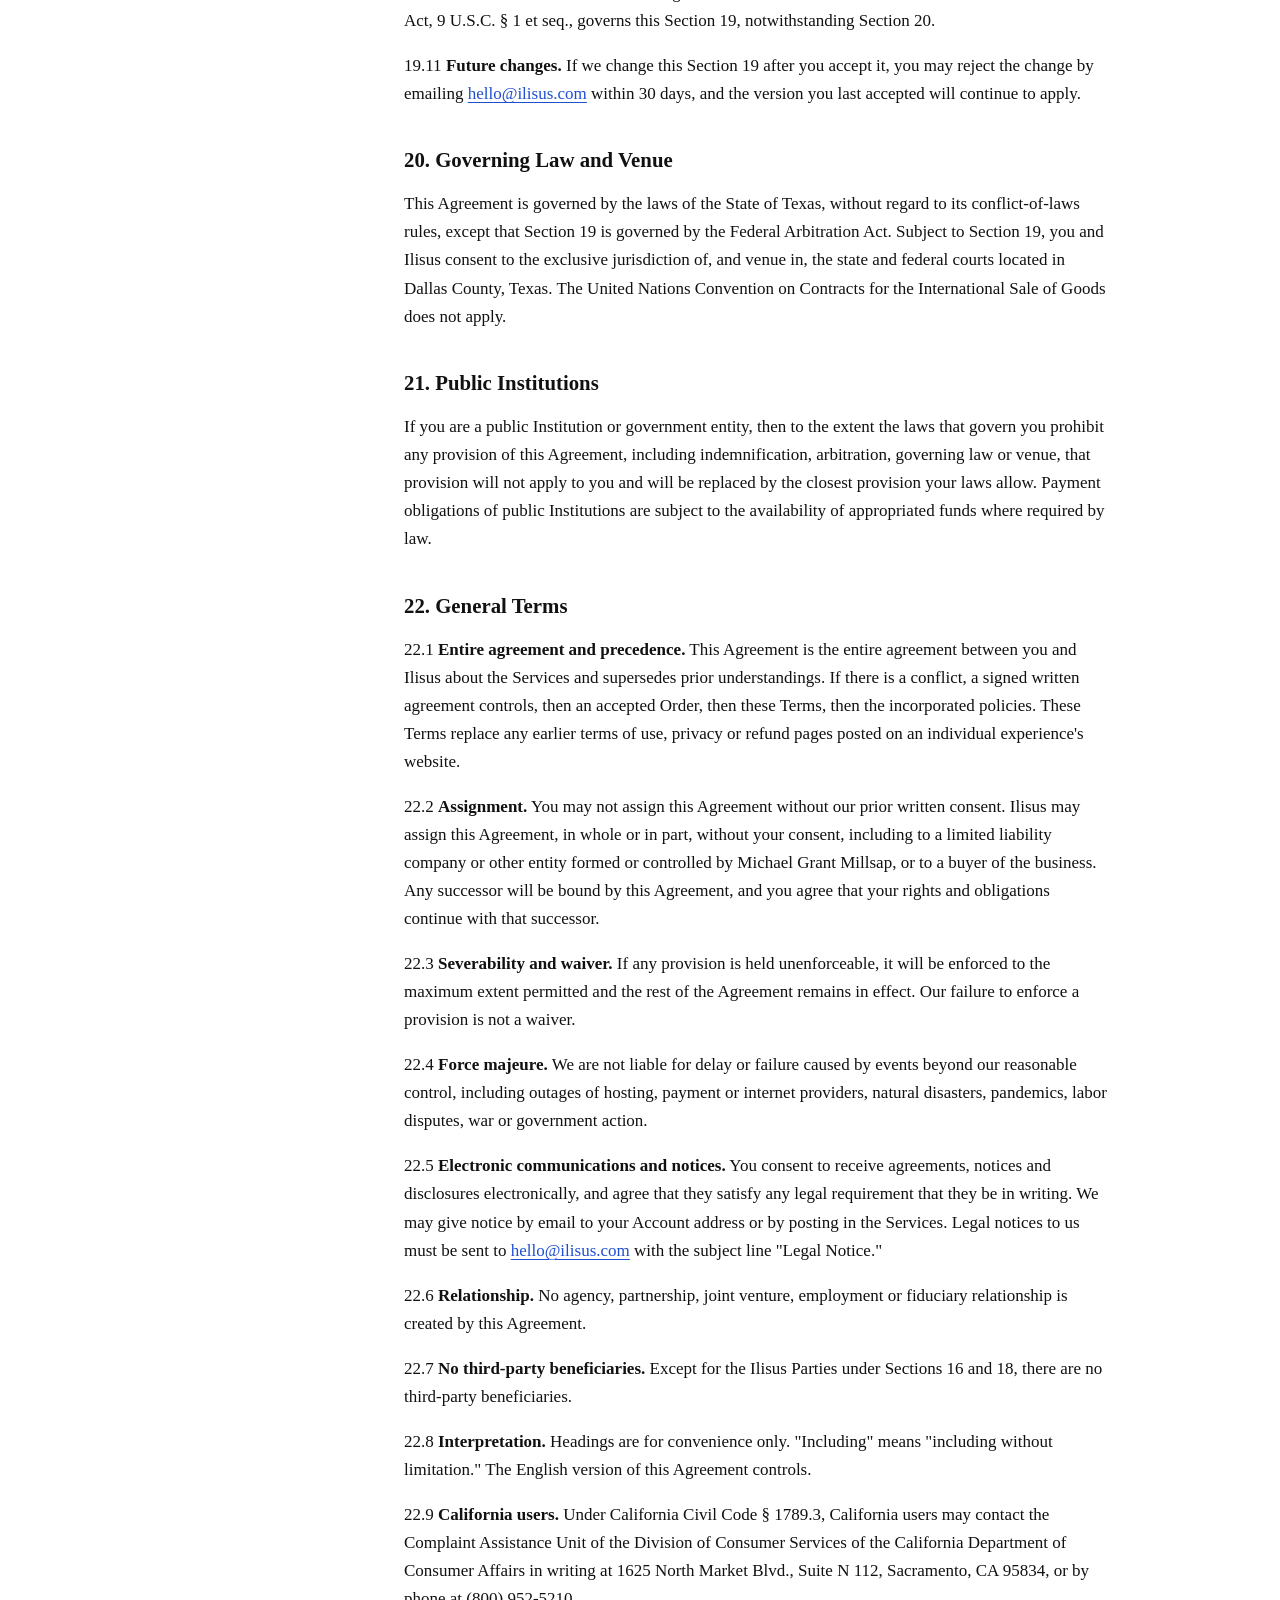
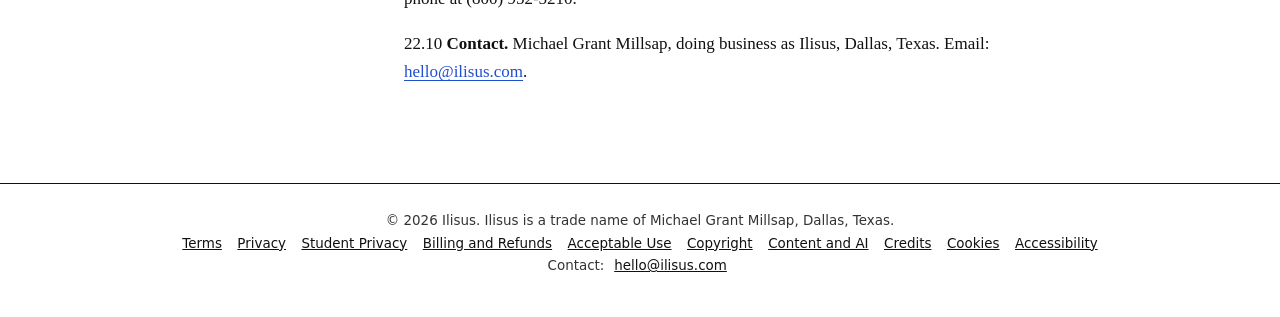
<file: terms/index.html>
<!DOCTYPE html>
<html lang="en">
<head>
<script async src="https://www.googletagmanager.com/gtm.js?id=GTM-TNP3S9NT"></script>
<script>window.dataLayer = window.dataLayer || []; function gtag(){dataLayer.push(arguments);} gtag('js', new Date());</script>

<meta charset="utf-8"><meta name="robots" content="noindex, nofollow, noarchive">
<meta name="viewport" content="width=device-width, initial-scale=1">
<title>Ilisus Terms of Service | Ilisus</title>
<meta name="description" content="Ilisus Terms of Service for Ilisus interactive learning experiences.">
<link rel="canonical" href="../terms/">
<style>
:root{--ink:#111;--muted:#555;--rule:#e4e4e4;--blue:#1f4fd1;--yellow:#f2c230;--paper:#fff}
*{box-sizing:border-box}
html{-webkit-text-size-adjust:100%}
body{margin:0;background:var(--paper);color:var(--ink);font:17px/1.65 Georgia,"Times New Roman",serif}
.bar{position:sticky;top:0;z-index:5;background:#fff;border-bottom:1px solid #111;display:flex;align-items:center;gap:.6rem;padding:.7rem 1.25rem;font:600 .82rem/1 "Hanken Grotesk",system-ui,-apple-system,"Segoe UI",sans-serif;letter-spacing:.08em;text-transform:uppercase}
.bar a{color:#111;text-decoration:none}
.bar .mark{font:700 1.05rem/1 "Playfair Display",Georgia,serif;letter-spacing:.02em;text-transform:none}
.bar .sep{width:1px;height:1rem;background:#111}
.wrap{display:grid;grid-template-columns:15rem minmax(0,46rem);gap:3rem;max-width:68rem;margin:0 auto;padding:3rem 1.25rem 5rem}
nav.side{position:sticky;top:4.5rem;align-self:start;font:.88rem/1.5 system-ui,-apple-system,"Segoe UI",sans-serif}
nav.side p{margin:0 0 .6rem;font-weight:700;letter-spacing:.08em;text-transform:uppercase;font-size:.72rem;color:var(--muted)}
nav.side a{display:block;padding:.28rem 0 .28rem .7rem;color:#111;text-decoration:none;border-left:2px solid transparent}
nav.side a:hover{border-left-color:var(--yellow)}
nav.side a[aria-current=page]{border-left-color:var(--blue);font-weight:700}
main h1{font:700 2.4rem/1.15 "Playfair Display",Georgia,serif;margin:0 0 .4rem}
main .eff{color:var(--muted);font:.9rem/1.4 system-ui,sans-serif;margin:0 0 2rem;padding-bottom:1.4rem;border-bottom:1px solid var(--rule)}
main h3{font:700 1.3rem/1.3 "Playfair Display",Georgia,serif;margin:2.4rem 0 .6rem}
main p,main li{max-width:44rem}
main a{color:var(--blue);text-underline-offset:.15em}
main blockquote{margin:1.2rem 0;padding:.9rem 1.1rem;border-left:4px solid var(--yellow);background:#fbfaf5}
main{min-width:0}
main table{border-collapse:collapse;width:100%;margin:1.2rem 0;font-size:.92rem;display:block;overflow-x:auto}
main th,main td{border:1px solid var(--rule);padding:.55rem .7rem;text-align:left;vertical-align:top}
main th{background:#f6f6f6;font-family:system-ui,sans-serif;font-size:.82rem;letter-spacing:.03em}
main strong{font-weight:700}
.caps{font-size:.93rem}
footer{border-top:1px solid #111;padding:1.6rem 1.25rem 2.4rem;font:.84rem/1.7 system-ui,sans-serif;color:#333;text-align:center}
footer a{color:#111;margin:0 .35rem}
.skip{position:absolute;left:-999px}
.skip:focus{left:1rem;top:1rem;background:#fff;padding:.5rem;z-index:10}
@media (max-width:860px){.wrap{grid-template-columns:1fr;gap:1.5rem;padding-top:1.8rem}nav.side{position:static;border-bottom:1px solid var(--rule);padding-bottom:1rem}main h1{font-size:1.9rem}}
@media print{.bar,nav.side,footer{display:none}.wrap{display:block;padding:0}}
@media (prefers-reduced-motion:reduce){*{scroll-behavior:auto}}
</style>
</head>
<body>
<a class="skip" href="#main">Skip to content</a>
<header class="bar"><a class="mark" href="../">Ilisus</a><span class="sep" aria-hidden="true"></span><span>Ilisus Experience</span></header>
<div class="wrap">
<nav class="side" aria-label="Legal pages"><p>Legal</p>
<a href="../terms/" aria-current=page>Terms</a>
<a href="../privacy/">Privacy</a>
<a href="../student-privacy/">Student Privacy</a>
<a href="../billing/">Billing and Refunds</a>
<a href="../acceptable-use/">Acceptable Use</a>
<a href="../copyright/">Copyright</a>
<a href="../content-and-ai/">Content and AI</a>
<a href="../credits/">Credits</a>
<a href="../cookies/">Cookies</a>
<a href="../accessibility/">Accessibility</a>
</nav>
<main id="main">
<h1>Ilisus Terms of Service</h1>
<p class="eff">Effective Date: November 16, 2026</p>
<p>These Terms of Service (the "<strong>Terms</strong>") are a binding agreement between you and Michael Grant Millsap, an individual doing business as Ilisus, with a principal place of business in Dallas County, Texas ("<strong>Ilisus</strong>," "<strong>we</strong>," "<strong>us</strong>" or "<strong>our</strong>"). They govern your access to and use of the website at ilisus.com, every Ilisus interactive experience, and every related page, feature, download and service we offer (together, the "<strong>Services</strong>").</p>
<p class="caps"><strong>PLEASE READ SECTION 19 CAREFULLY. IT REQUIRES YOU AND ILISUS TO RESOLVE MOST DISPUTES BY BINDING INDIVIDUAL ARBITRATION, NOT IN COURT, AND IT WAIVES YOUR RIGHT TO A JURY TRIAL AND TO PARTICIPATE IN A CLASS ACTION. YOU MAY OPT OUT WITHIN 30 DAYS AS DESCRIBED IN SECTION 19.8.</strong></p>
<p>By creating an account, clicking a button that references these Terms, completing a purchase, or otherwise accessing or using the Services, you agree to these Terms, our <a href="../privacy/">Privacy Policy</a>, and every policy these Terms incorporate by reference (together, the "<strong>Agreement</strong>"). If you do not agree, do not use the Services.</p>
<h3>1. Definitions</h3>
<p>1.1 "<strong>Account</strong>" means a registered login for the Services.</p>
<p>1.2 "<strong>Content</strong>" means all text, essays, narration, maps, map data, timelines, images, restorations, audio, video, animations, code, interfaces, designs, selections and arrangements made available through the Services, other than User Submissions.</p>
<p>1.3 "<strong>Educator</strong>" means an adult who is employed or engaged by an Institution, or who teaches a homeschool, and uses the Services to instruct Students.</p>
<p>1.4 "<strong>Experience</strong>" means an individual Ilisus title, such as Liberty, Brother Against Brother or Manifest Destiny, together with its Content.</p>
<p>1.5 "<strong>Institution</strong>" means a school, school district, charter school, college, library, homeschool cooperative or other educational organization.</p>
<p>1.6 "<strong>License</strong>" means the access right you buy or receive for one or more Experiences, as described on the checkout page or in an Order.</p>
<p>1.7 "<strong>Order</strong>" means a checkout confirmation, quote, invoice or purchase order that we accept in writing.</p>
<p>1.8 "<strong>Student</strong>" means a learner who accesses the Services under the direction of an Educator or Institution.</p>
<p>1.9 "<strong>User Submissions</strong>" means anything you send us, including feedback, ideas, survey answers, corrections and support messages.</p>
<h3>2. Eligibility and Accounts</h3>
<p>2.1 <strong>Age.</strong> You must be at least 18 years old to create an Account or buy a License. If you are 13 to 17, you may use the Services only with the involvement of a parent or legal guardian who agrees to these Terms for you and is responsible for your use. Children under 13 may not create an Account or give us personal information. Children under 13 may use the Services only through an Educator or Institution as described in Section 3.</p>
<p>2.2 <strong>Accurate information.</strong> You agree to give accurate, current and complete information and to keep it updated.</p>
<p>2.3 <strong>Security.</strong> You are responsible for keeping your login credentials confidential and for all activity under your Account. Tell us immediately at <a href="mailto:hello@ilisus.com">hello@ilisus.com</a> if you suspect unauthorized use. We are not liable for loss caused by your failure to protect your credentials.</p>
<p>2.4 <strong>One person per individual License.</strong> An individual License is for one named person. You may not share your credentials or let others use your Account, except as Section 3 allows for Educators.</p>
<p>2.5 <strong>Sanctions.</strong> You represent that you are not located in a country subject to a comprehensive U.S. embargo and are not on any U.S. government list of restricted parties.</p>
<h3>3. Educator and Institutional Use</h3>
<p>3.1 <strong>Educator License.</strong> Unless your Order says otherwise, an Educator License lets one Educator (a) display Experiences to Students in the Educator's own classes, in person or by live video, and (b) share a class access link or code with Students enrolled in those classes so they can view Experiences for coursework during the License term. An Educator License does not permit sharing with other Educators, other schools or the public.</p>
<p>3.2 <strong>Institutional Licenses.</strong> Site, campus and district Licenses are governed by the scope stated in the Order. If an Institution signs a separate written agreement with us, that agreement controls over these Terms where they conflict.</p>
<p>3.3 <strong>Educator responsibilities.</strong> If you use the Services with Students, you represent and warrant that (a) your use is permitted by your Institution's policies, (b) you will give Students and parents any notice your Institution or applicable law requires, (c) where personal information of a Student under 13 is collected, you have authority from your Institution to consent on the parents' behalf for use solely for an educational purpose, or you have obtained verifiable parental consent, and (d) you will not enter Student personal information into any Ilisus form or feedback channel.</p>
<p>3.4 <strong>Student data.</strong> Our handling of Student information, including our obligations under the Family Educational Rights and Privacy Act ("<strong>FERPA</strong>"), the Children's Online Privacy Protection Act ("<strong>COPPA</strong>") and Texas Education Code Chapter 32, is described in our <a href="../student-privacy/">Children's Privacy and Student Data Notice</a>.</p>
<p>3.5 <strong>Professional judgment.</strong> The Services are an instructional aid. They do not replace an Educator's judgment about curriculum, age-appropriateness or assessment. You are responsible for previewing Content before using it with Students.</p>
<h3>4. Our License to You</h3>
<p>4.1 <strong>Grant.</strong> Subject to your compliance with the Agreement and payment of applicable fees, we grant you a limited, personal, revocable, non-exclusive, non-transferable and non-sublicensable license to access and view the Experiences you are entitled to, through the Services, for personal, non-commercial educational use or, for Educators, the classroom use in Section 3, during the License term.</p>
<p>4.2 <strong>Restrictions.</strong> Except as this Agreement expressly allows or applicable law permits despite this restriction, you may not:</p>
<ol>
<li>copy, download, record, scrape, frame, mirror or archive any Content or Experience, other than ordinary browser caching;</li>
<li>sell, rent, lease, resell, sublicense, distribute or publicly perform any Content outside the classroom use in Section 3;</li>
<li>modify, translate or create derivative works of the Content or the Services;</li>
<li>reverse engineer, decompile or attempt to extract source code, map data or datasets, except to the extent applicable law expressly permits;</li>
<li>remove or alter any copyright, attribution, license or trademark notice;</li>
<li>bypass or disable any access control, paywall, rate limit or security feature;</li>
<li>use the Content or Services to train, fine-tune, test or improve any artificial intelligence or machine learning model, or to build a competing product; or</li>
<li>use any robot, spider, crawler or automated tool to access the Services, except search engines that follow our robots.txt file.</li>
</ol>
<p>4.3 <strong>Public domain and openly licensed materials.</strong> Many Experiences include historical artworks, maps and documents that are in the public domain, and data that is openly licensed. We do not claim copyright in a public-domain work itself. We do claim all rights in our selection, coordination and arrangement of materials, our original text, maps, restorations, annotations, code and design. Openly licensed materials remain subject to their own licenses, listed on our <a href="../credits/">Credits page</a>, and nothing in this Agreement restricts rights those licenses give you.</p>
<p>4.4 <strong>Reservation of rights.</strong> The Services and Content are owned by Ilisus or its licensors and are protected by copyright, trademark and other laws. All rights not expressly granted are reserved.</p>
<h3>5. Purchases and Taxes</h3>
<p>5.1 <strong><a href="../billing/">Billing Policy</a>.</strong> Paid Licenses, access periods, any renewal and refunds are governed by our <a href="../billing/">Purchases, Billing and Refund Policy</a>, which is part of this Agreement.</p>
<p>5.2 <strong>Payment processing.</strong> Payments are processed by Stripe, Inc. and accounts and Licenses are managed through Outseta, Inc. You authorize us and those providers to charge your payment method for all fees you incur. We do not receive or store full card numbers.</p>
<p>5.3 <strong>Taxes.</strong> Prices do not include taxes unless stated. You are responsible for any sales, use or similar taxes, except taxes on our income. Tax-exempt Institutions must provide a valid exemption certificate before purchase.</p>
<h3>6. Free Previews, Pilots and Beta Features</h3>
<p>We may offer free chapters, previews, pilots, early-access versions or features labeled "Pilot," "Preview," "Beta" or "Potential Idea" ("<strong>Preview Features</strong>"). Preview Features may be incomplete, may contain errors, may change or may be discontinued at any time without notice or liability. A listing of a planned or potential Experience is not a promise that it will be built or released. Preview Features are provided "as is," without any warranty, and Section 18's cap applies to them.</p>
<h3>7. User Submissions and Feedback</h3>
<p>7.1 <strong>No public posting.</strong> The Services do not host public profiles, comments or user-to-user messaging. You may send us User Submissions only through the channels we provide.</p>
<p>7.2 <strong>License to us.</strong> You retain any ownership you have in your User Submissions. You grant Ilisus a worldwide, perpetual, irrevocable, royalty-free, fully paid, transferable and sublicensable license to use, copy, modify, publish and otherwise exploit User Submissions for any purpose, without compensation or attribution to you.</p>
<p>7.3 <strong>Ideas.</strong> We receive many suggestions, and we may already be developing ideas similar to yours. User Submissions are not confidential, and submitting one does not create any obligation or relationship between you and us. Do not send us anything you consider confidential or proprietary.</p>
<p>7.4 <strong>Your promises.</strong> You represent that you have the right to send each User Submission and that it does not infringe or violate anyone's rights or contain anyone else's personal information.</p>
<h3>8. Acceptable Use</h3>
<p>You agree to follow our <a href="../acceptable-use/">Acceptable Use Policy</a>, which is part of this Agreement.</p>
<h3>9. Educational Content, AI and No Professional Advice</h3>
<p>9.1 <strong>Interpretive content.</strong> Experiences present history, scripture, literature and ideas as interpreted by Ilisus and the sources we cite. Historians disagree, and new evidence changes understanding. Some Experiences include dramatized scenes, reconstructed images, invented narrators or historical fiction, which we label.</p>
<p>9.2 <strong>Mature historical subject matter.</strong> History includes war, slavery, violence against Native peoples, disease, religious conflict and other difficult events. Experiences depict them for educational purposes. We provide content notes where we think they help, but you are responsible for deciding what is suitable for you or your Students.</p>
<p>9.3 <strong>Artificial intelligence.</strong> We use AI tools to help research, draft, illustrate and build Experiences, as described in our <a href="../content-and-ai/">Educational Content, Accuracy and AI Disclosure</a>. Experiences do not require AI to run, and we do not send your inputs to AI models during play.</p>
<p>9.4 <strong>No guarantee of accuracy; no professional advice.</strong> We work hard to be accurate and fair, but we do not guarantee that any Content is complete, accurate or current. Content is not legal, religious, financial or other professional advice and does not carry academic credit. Verify important facts against the cited sources.</p>
<h3>10. Intellectual Property, Trademarks and Copyright Complaints</h3>
<p>10.1 <strong>Trademarks.</strong> "Ilisus," "Ilisus Experience," the Ilisus logo, the Ilisus Bar, and the names and logos of our Experiences are trademarks of Ilisus. You may not use them without our prior written permission, except to refer to our products accurately.</p>
<p>10.2 <strong>Copyright complaints.</strong> We respect intellectual property rights and respond to notices under the Digital Millennium Copyright Act as set out in our <a href="../copyright/">Copyright, DMCA and Trademark Policy</a>. We terminate the Accounts of repeat infringers in appropriate circumstances.</p>
<h3>11. Third-Party Services and Links</h3>
<p>The Services rely on and link to third-party services, including Stripe, Outseta, Cloudflare and Microsoft, and to source libraries such as the Library of Congress and the National Park Service. We do not control third-party sites or services and are not responsible for their content, policies or availability. Your use of them is governed by their terms. Open-source software in the Services is licensed under its own terms, which control as to that software.</p>
<h3>12. Privacy</h3>
<p>Our <a href="../privacy/">Privacy Policy</a> and <a href="../student-privacy/">Children's Privacy and Student Data Notice</a> explain how we collect, use and share personal information. By using the Services, you acknowledge those practices.</p>
<h3>13. Changes to the Services</h3>
<p>We may add, change, suspend or remove any part of the Services or any Experience at any time. If we decide to permanently retire an Experience you bought, we will give you at least 90 days' notice by email. If we retire it within 24 months of your purchase and do not replace it with comparable Content, we will refund the fee you paid for that Experience. That refund is your sole remedy for the retirement.</p>
<h3>14. Changes to These Terms</h3>
<p>We may update these Terms from time to time. We will post the updated Terms with a new Effective Date. If a change is material, we will give at least 30 days' notice by email or in the Services before it takes effect for existing paid Licenses. Changes do not apply to disputes that arose before the change. If you do not agree to a change, you must stop using the Services and may request a refund of a License you bought in the 12 months before the change. Continued use after the effective date means you accept the updated Terms.</p>
<h3>15. Term, Suspension and Termination</h3>
<p>15.1 <strong>Term.</strong> This Agreement applies from your first use of the Services until terminated.</p>
<p>15.2 <strong>By you.</strong> You may stop using the Services and close your Account at any time by emailing <a href="mailto:hello@ilisus.com">hello@ilisus.com</a> or using your Account settings. Cancellation of paid Licenses is governed by our <a href="../billing/">Billing Policy</a>.</p>
<p>15.3 <strong>By us.</strong> We may suspend or terminate your access, without refund, if you materially breach this Agreement, if your use creates legal risk or harm to others, if required by law, or if you fail to pay. Where practical, we will give notice and a chance to cure first. We may also terminate the Agreement for convenience on 30 days' notice, in which case we will refund the fees you paid in the 24 months before termination for Experiences you can no longer access.</p>
<p>15.4 <strong>Effect.</strong> On termination, your License ends. Sections 4.2, 4.3, 4.4, 7, 9.4, 10, 15.4 and 16 through 22 survive.</p>
<h3>16. Your Responsibility for Misuse</h3>
<p>To the extent permitted by law, you will defend, indemnify and hold harmless Ilisus, Michael Grant Millsap and any successor business entity, and their contractors and agents, from third-party claims, damages, losses and reasonable attorneys' fees arising out of (a) your breach of this Agreement, (b) your User Submissions, or (c) your misuse of the Services or violation of law or third-party rights. We will notify you of the claim and may participate with our own counsel. This Section does not apply to a public Institution to the extent its governing law prohibits it from giving an indemnity.</p>
<h3>17. Disclaimer of Warranties</h3>
<p class="caps">TO THE FULLEST EXTENT PERMITTED BY LAW, THE SERVICES AND ALL CONTENT ARE PROVIDED "AS IS" AND "AS AVAILABLE," WITH ALL FAULTS AND WITHOUT WARRANTIES OF ANY KIND, WHETHER EXPRESS, IMPLIED OR STATUTORY. ILISUS DISCLAIMS ALL IMPLIED WARRANTIES OF MERCHANTABILITY, FITNESS FOR A PARTICULAR PURPOSE, TITLE, NON-INFRINGEMENT, ACCURACY AND QUIET ENJOYMENT, AND ANY WARRANTIES ARISING FROM COURSE OF DEALING OR USAGE OF TRADE. ILISUS DOES NOT WARRANT THAT THE SERVICES WILL BE UNINTERRUPTED, SECURE OR ERROR-FREE, THAT DEFECTS WILL BE CORRECTED, THAT CONTENT IS ACCURATE, COMPLETE OR SUITABLE FOR ANY AGE OR CURRICULUM, OR THAT THE SERVICES WILL WORK ON EVERY DEVICE OR BROWSER. SOME JURISDICTIONS DO NOT ALLOW THE EXCLUSION OF IMPLIED WARRANTIES, SO SOME OF THESE EXCLUSIONS MAY NOT APPLY TO YOU.</p>
<h3>18. Limitation of Liability</h3>
<p>18.1 <strong>Excluded damages.</strong> TO THE FULLEST EXTENT PERMITTED BY LAW, IN NO EVENT WILL ILISUS, MICHAEL GRANT MILLSAP, ANY SUCCESSOR BUSINESS ENTITY, OR THEIR CONTRACTORS, AGENTS OR LICENSORS (THE "<strong>ILISUS PARTIES</strong>") BE LIABLE FOR ANY INDIRECT, INCIDENTAL, SPECIAL, CONSEQUENTIAL, EXEMPLARY OR PUNITIVE DAMAGES, OR FOR ANY LOSS OF PROFITS, REVENUE, DATA, GOODWILL OR USE, ARISING OUT OF OR RELATING TO THE SERVICES OR THIS AGREEMENT, WHETHER IN CONTRACT, TORT (INCLUDING NEGLIGENCE), STRICT LIABILITY OR ANY OTHER THEORY, EVEN IF ADVISED OF THEIR POSSIBILITY.</p>
<p>18.2 <strong>Cap.</strong> TO THE FULLEST EXTENT PERMITTED BY LAW, THE ILISUS PARTIES' TOTAL AGGREGATE LIABILITY FOR ALL CLAIMS ARISING OUT OF OR RELATING TO THE SERVICES OR THIS AGREEMENT WILL NOT EXCEED THE GREATER OF (A) THE AMOUNTS YOU PAID TO ILISUS FOR THE SERVICES IN THE 12 MONTHS BEFORE THE EVENT GIVING RISE TO THE CLAIM, OR (B) ONE HUNDRED U.S. DOLLARS (US $100). FOR AN INSTITUTION, THIS CAP IS MEASURED BY THE AMOUNTS THE INSTITUTION PAID AND APPLIES TO THE INSTITUTION AND ALL OF ITS EDUCATORS AND STUDENTS COLLECTIVELY.</p>
<p>18.3 <strong>Basis of the bargain.</strong> These limits are an essential part of the bargain between you and Ilisus and apply even if a limited remedy fails of its essential purpose. Ilisus could not offer the Services at current prices without them.</p>
<p>18.4 <strong>Exceptions.</strong> Nothing in this Agreement limits liability that cannot be limited under applicable law, including liability for fraud, gross negligence or willful misconduct where the law does not allow it to be limited, or any non-waivable right you have under the Texas Deceptive Trade Practices-Consumer Protection Act or similar laws.</p>
<h3>19. Dispute Resolution: Binding Arbitration and Class Action Waiver</h3>
<p>19.1 <strong>Informal resolution first.</strong> Before starting arbitration or a small-claims case, you and Ilisus each agree to send the other a written notice of dispute (a "<strong>Notice</strong>") and to try in good faith to resolve it for 60 days. Your Notice must go to <a href="mailto:hello@ilisus.com">hello@ilisus.com</a> with the subject line "Legal Notice" and must include your name, the email address on your Account, a description of the dispute and the relief you want. Ours will go to the email address on your Account. If requested, each party will join at least one phone or video call during the 60 days. Any limitations period is tolled during this process.</p>
<p>19.2 <strong>Agreement to arbitrate.</strong> If the dispute is not resolved, you and Ilisus agree that any dispute, claim or controversy arising out of or relating to this Agreement or the Services, including its formation, scope, validity or enforceability (each, a "<strong>Claim</strong>"), will be resolved by binding individual arbitration, except as stated in Sections 19.3 and 19.4. A court, not an arbitrator, decides any dispute about the enforceability of Sections 19.5 and 19.6.</p>
<p>19.3 <strong>Small claims.</strong> Either party may instead bring an individual Claim in small-claims court (in Texas, a justice court) in the county where you live or in Dallas County, Texas, as long as the case stays in that court on an individual basis.</p>
<p>19.4 <strong>Exclusions.</strong> Either party may bring a court action for injunctive relief to stop infringement or misuse of intellectual property, or unauthorized access to the Services.</p>
<p>19.5 <strong>Rules and administration.</strong> The American Arbitration Association ("<strong>AAA</strong>") will administer the arbitration under its Consumer Arbitration Rules, or its Commercial Arbitration Rules if you are an Institution or purchase for business use, as modified by this Section. A single arbitrator will decide the Claim. Hearings will be held by video or telephone unless the arbitrator finds an in-person hearing necessary, in which case it will be held in the county where you live or in Dallas County, Texas. Payment of filing, administration and arbitrator fees will follow the AAA rules, and Ilisus will pay any fees the rules require a business to pay. The arbitrator may award the same individual relief a court could and must follow this Agreement. The award is final and may be entered in any court with jurisdiction.</p>
<p>19.6 <strong>Class action and jury waiver.</strong> YOU AND ILISUS AGREE THAT EACH MAY BRING CLAIMS AGAINST THE OTHER ONLY IN AN INDIVIDUAL CAPACITY, AND NOT AS A PLAINTIFF OR CLASS MEMBER IN ANY PURPORTED CLASS, COLLECTIVE, CONSOLIDATED OR REPRESENTATIVE PROCEEDING. THE ARBITRATOR MAY NOT CONSOLIDATE CLAIMS OF MORE THAN ONE PERSON. YOU AND ILISUS EACH WAIVE THE RIGHT TO A JURY TRIAL. If a court finds this Section 19.6 unenforceable as to a particular Claim or request for relief, that Claim or request (and only that one) will be severed and decided by a court in the venue in Section 20, after all arbitrable Claims are decided.</p>
<p>19.7 <strong>Mass filings.</strong> If 25 or more similar demands for arbitration are filed against Ilisus by or with the help of the same or coordinated counsel or organizations, the AAA's Mass Arbitration Supplementary Rules will apply, and the parties agree that the demands may be administered in batches. Each claimant's counsel must certify, in each demand, that the demand complies with Section 19.1 and is not frivolous. The statute of limitations for any claimant whose demand is held for a later batch is tolled until it is administered.</p>
<p>19.8 <strong>30-day right to opt out.</strong> You may opt out of this Section 19 by emailing <a href="mailto:hello@ilisus.com">hello@ilisus.com</a> within 30 days after you first accept these Terms, with the subject line "Arbitration Opt-Out" and your name and Account email. Opting out does not affect any other part of this Agreement. If you opt out, Claims will be decided by the courts in Section 20, and Section 19.6 will still apply to the extent permitted by law.</p>
<p>19.9 <strong>Time limit.</strong> To the extent permitted by law, any Claim must be filed within two (2) years after it arises, or it is permanently barred.</p>
<p>19.10 <strong>Federal Arbitration Act.</strong> This Agreement involves interstate commerce. The Federal Arbitration Act, 9 U.S.C. § 1 et seq., governs this Section 19, notwithstanding Section 20.</p>
<p>19.11 <strong>Future changes.</strong> If we change this Section 19 after you accept it, you may reject the change by emailing <a href="mailto:hello@ilisus.com">hello@ilisus.com</a> within 30 days, and the version you last accepted will continue to apply.</p>
<h3>20. Governing Law and Venue</h3>
<p>This Agreement is governed by the laws of the State of Texas, without regard to its conflict-of-laws rules, except that Section 19 is governed by the Federal Arbitration Act. Subject to Section 19, you and Ilisus consent to the exclusive jurisdiction of, and venue in, the state and federal courts located in Dallas County, Texas. The United Nations Convention on Contracts for the International Sale of Goods does not apply.</p>
<h3>21. Public Institutions</h3>
<p>If you are a public Institution or government entity, then to the extent the laws that govern you prohibit any provision of this Agreement, including indemnification, arbitration, governing law or venue, that provision will not apply to you and will be replaced by the closest provision your laws allow. Payment obligations of public Institutions are subject to the availability of appropriated funds where required by law.</p>
<h3>22. General Terms</h3>
<p>22.1 <strong>Entire agreement and precedence.</strong> This Agreement is the entire agreement between you and Ilisus about the Services and supersedes prior understandings. If there is a conflict, a signed written agreement controls, then an accepted Order, then these Terms, then the incorporated policies. These Terms replace any earlier terms of use, privacy or refund pages posted on an individual experience's website.</p>
<p>22.2 <strong>Assignment.</strong> You may not assign this Agreement without our prior written consent. Ilisus may assign this Agreement, in whole or in part, without your consent, including to a limited liability company or other entity formed or controlled by Michael Grant Millsap, or to a buyer of the business. Any successor will be bound by this Agreement, and you agree that your rights and obligations continue with that successor.</p>
<p>22.3 <strong>Severability and waiver.</strong> If any provision is held unenforceable, it will be enforced to the maximum extent permitted and the rest of the Agreement remains in effect. Our failure to enforce a provision is not a waiver.</p>
<p>22.4 <strong>Force majeure.</strong> We are not liable for delay or failure caused by events beyond our reasonable control, including outages of hosting, payment or internet providers, natural disasters, pandemics, labor disputes, war or government action.</p>
<p>22.5 <strong>Electronic communications and notices.</strong> You consent to receive agreements, notices and disclosures electronically, and agree that they satisfy any legal requirement that they be in writing. We may give notice by email to your Account address or by posting in the Services. Legal notices to us must be sent to <a href="mailto:hello@ilisus.com">hello@ilisus.com</a> with the subject line "Legal Notice."</p>
<p>22.6 <strong>Relationship.</strong> No agency, partnership, joint venture, employment or fiduciary relationship is created by this Agreement.</p>
<p>22.7 <strong>No third-party beneficiaries.</strong> Except for the Ilisus Parties under Sections 16 and 18, there are no third-party beneficiaries.</p>
<p>22.8 <strong>Interpretation.</strong> Headings are for convenience only. "Including" means "including without limitation." The English version of this Agreement controls.</p>
<p>22.9 <strong>California users.</strong> Under California Civil Code § 1789.3, California users may contact the Complaint Assistance Unit of the Division of Consumer Services of the California Department of Consumer Affairs in writing at 1625 North Market Blvd., Suite N 112, Sacramento, CA 95834, or by phone at (800) 952-5210.</p>
<p>22.10 <strong>Contact.</strong> Michael Grant Millsap, doing business as Ilisus, Dallas, Texas. Email: <a href="mailto:hello@ilisus.com">hello@ilisus.com</a>.</p>
</main>
</div>
<footer>
<div>&copy; 2026 Ilisus. Ilisus is a trade name of Michael Grant Millsap, Dallas, Texas.</div>
<div><a href="../terms/">Terms</a> <a href="../privacy/">Privacy</a> <a href="../student-privacy/">Student Privacy</a> <a href="../billing/">Billing and Refunds</a> <a href="../acceptable-use/">Acceptable Use</a> <a href="../copyright/">Copyright</a> <a href="../content-and-ai/">Content and AI</a> <a href="../credits/">Credits</a> <a href="../cookies/">Cookies</a> <a href="../accessibility/">Accessibility</a></div>
<div>Contact: <a href="mailto:hello@ilisus.com">hello@ilisus.com</a></div>
</footer>
</body>
</html>
</file>
